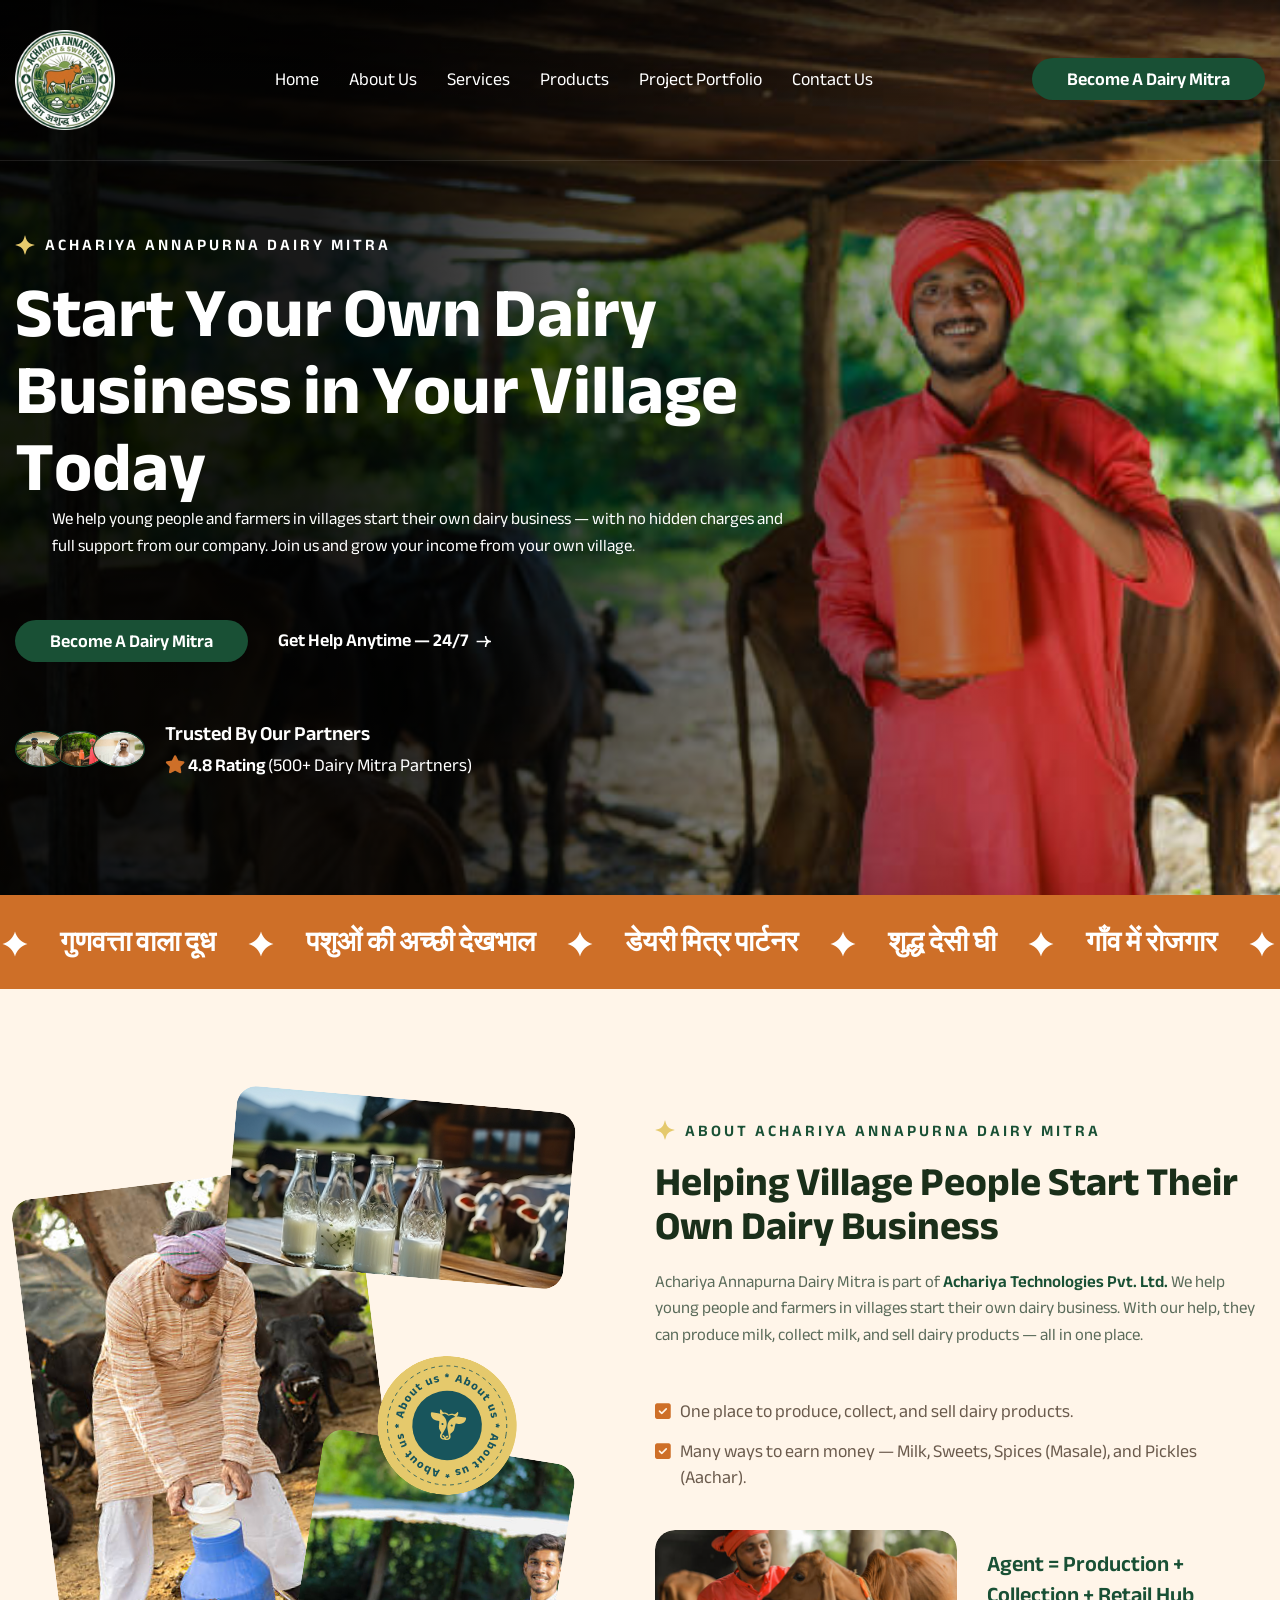
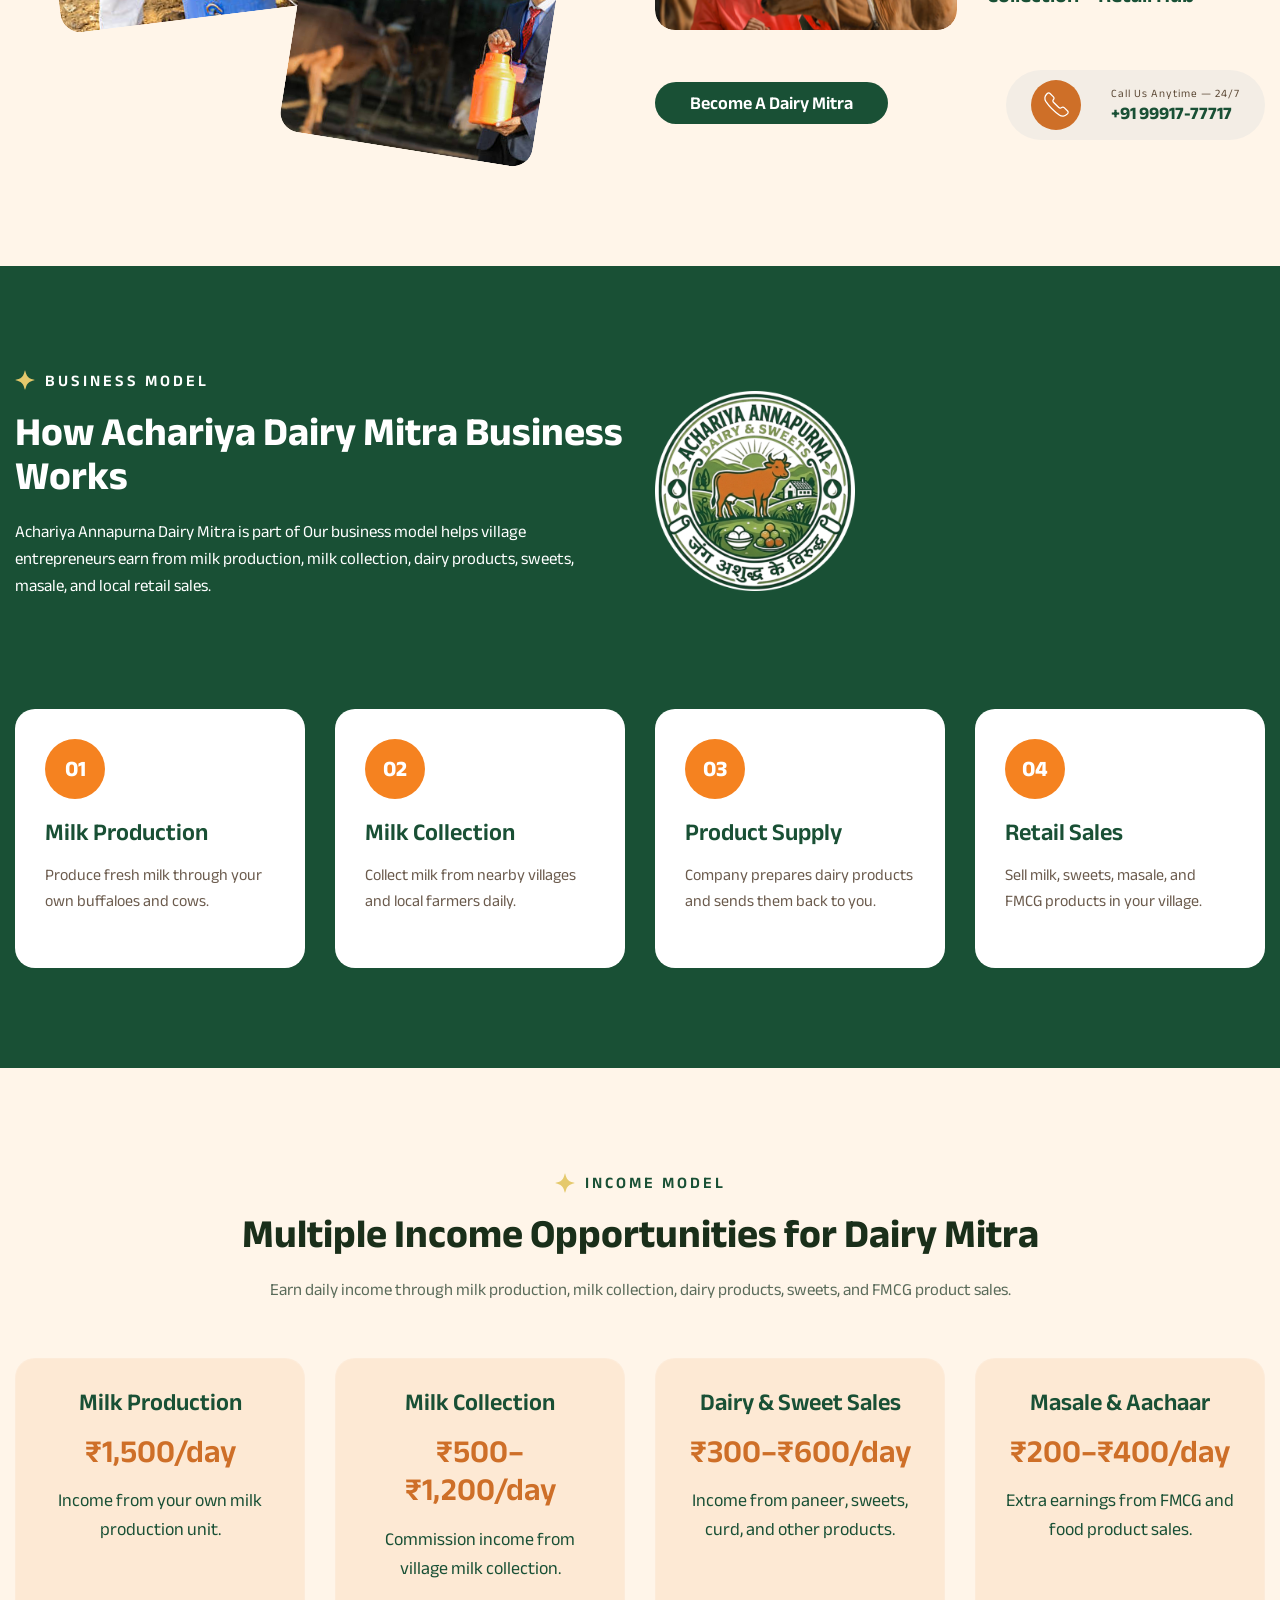
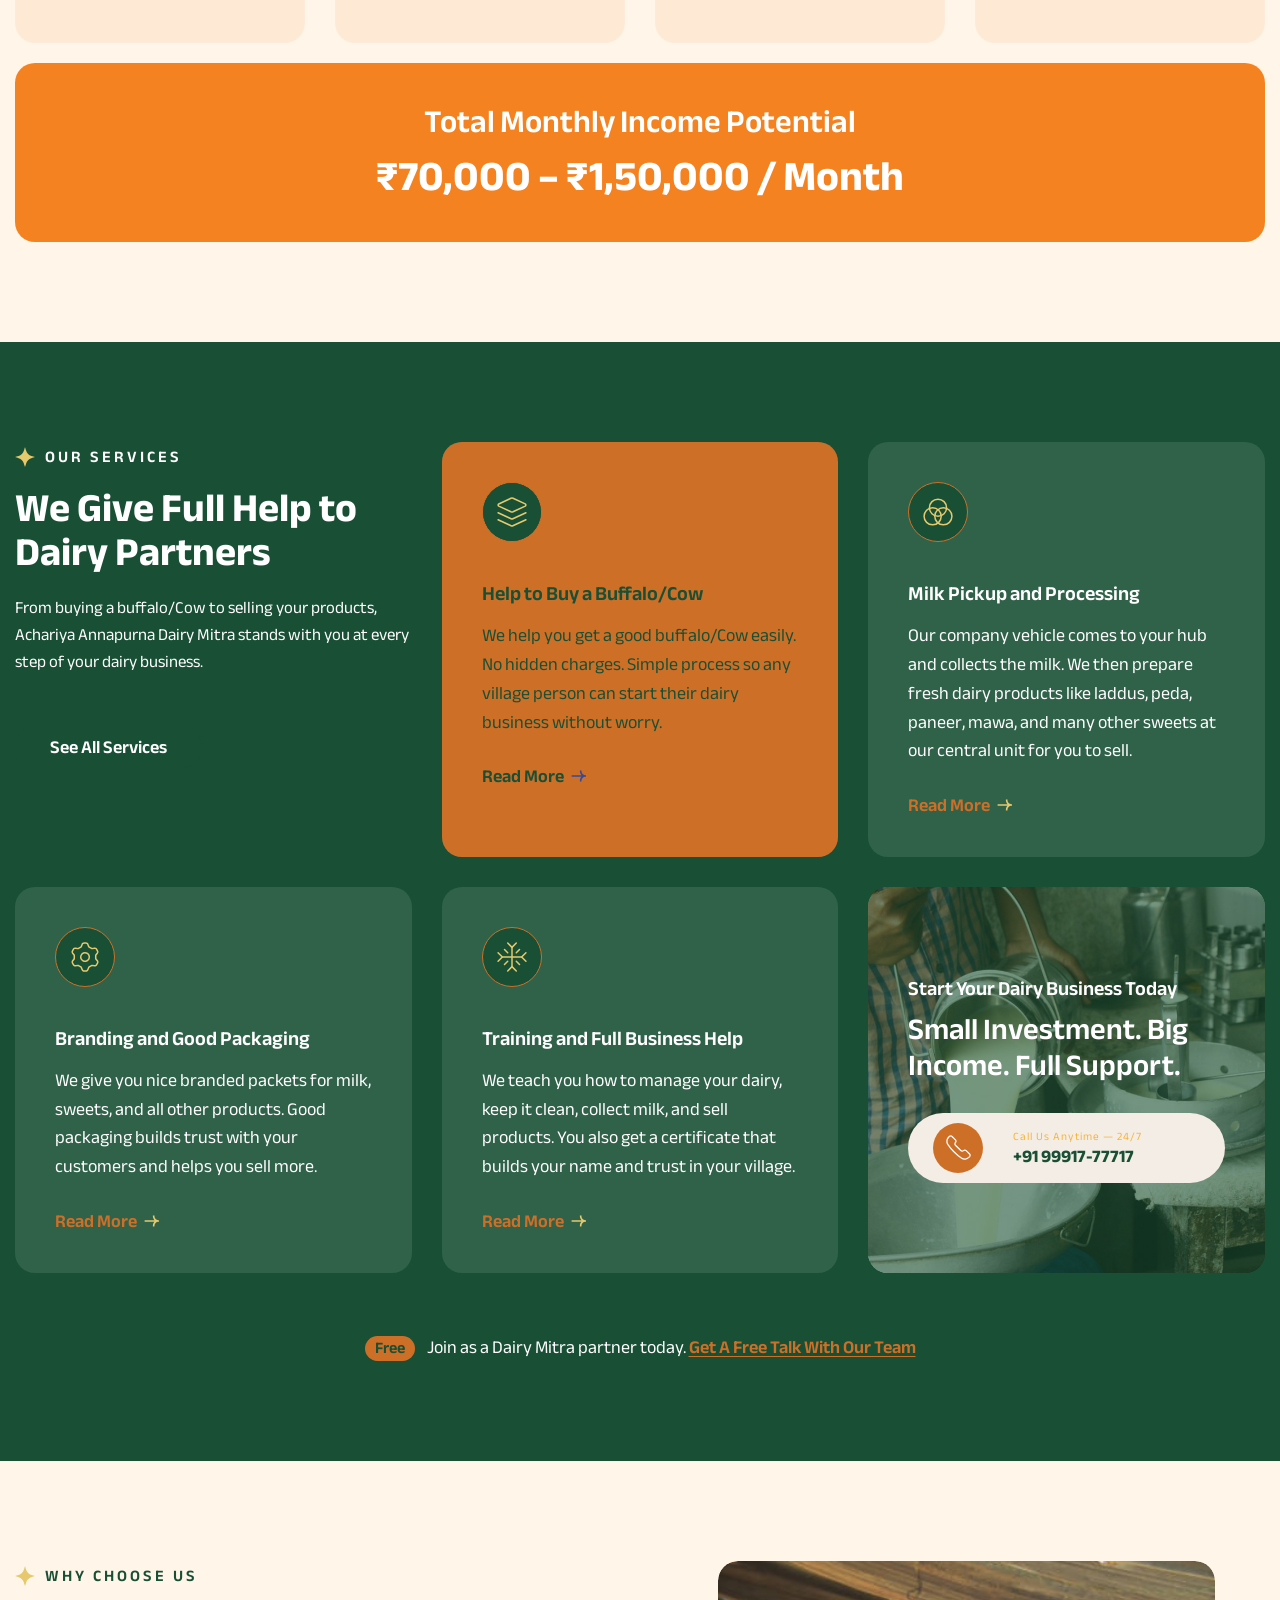
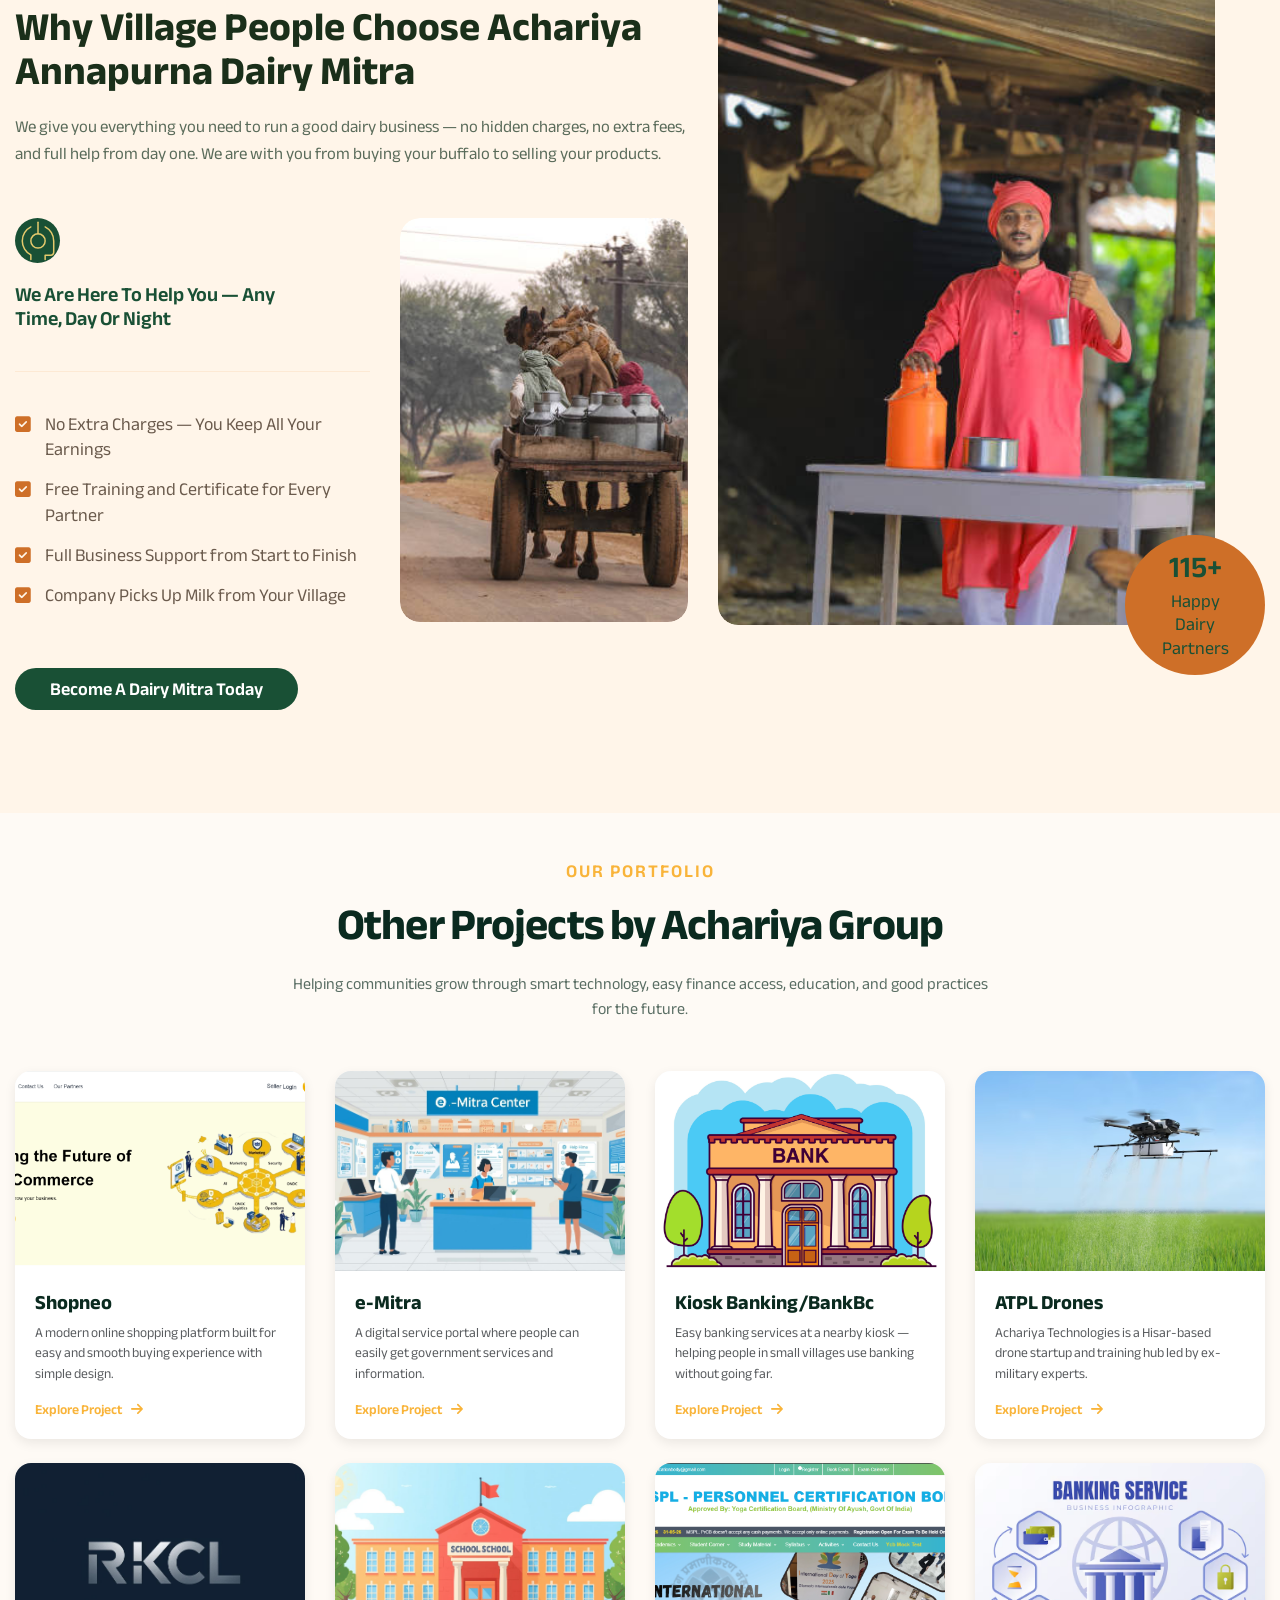
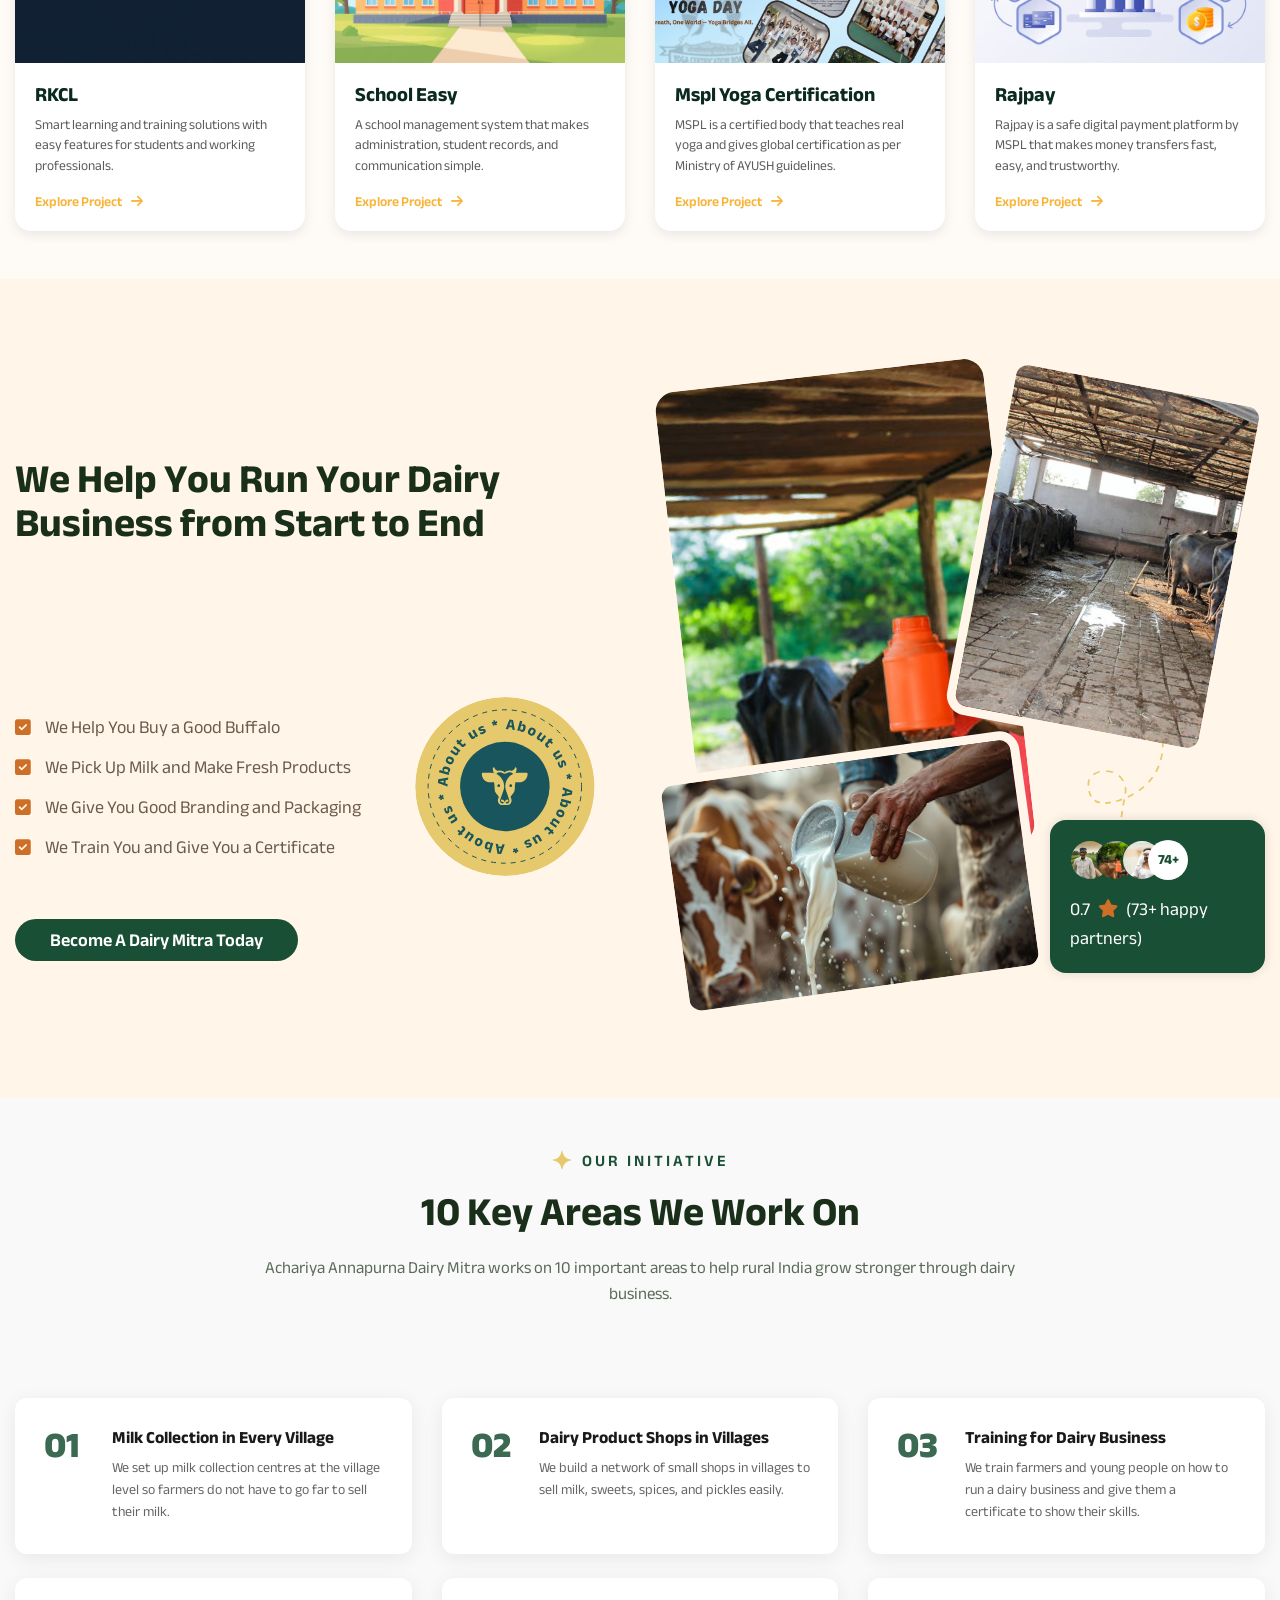
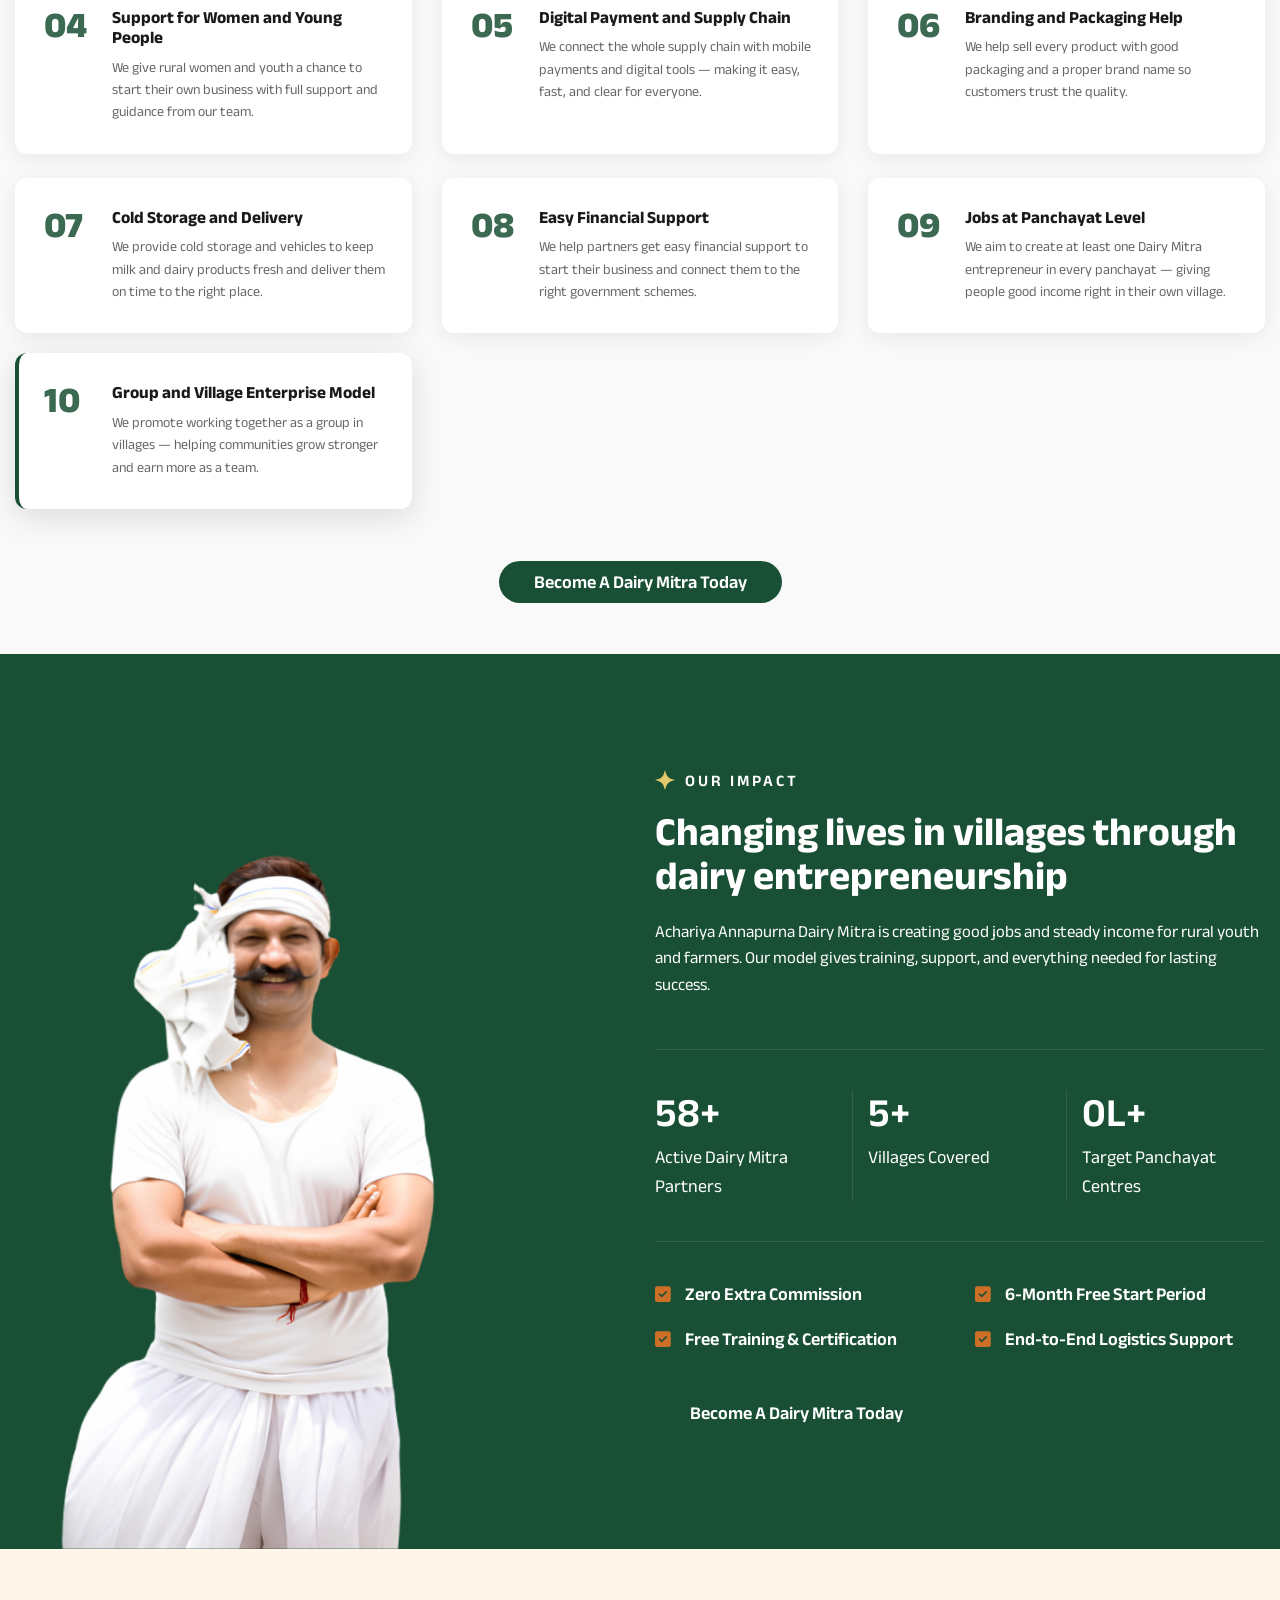
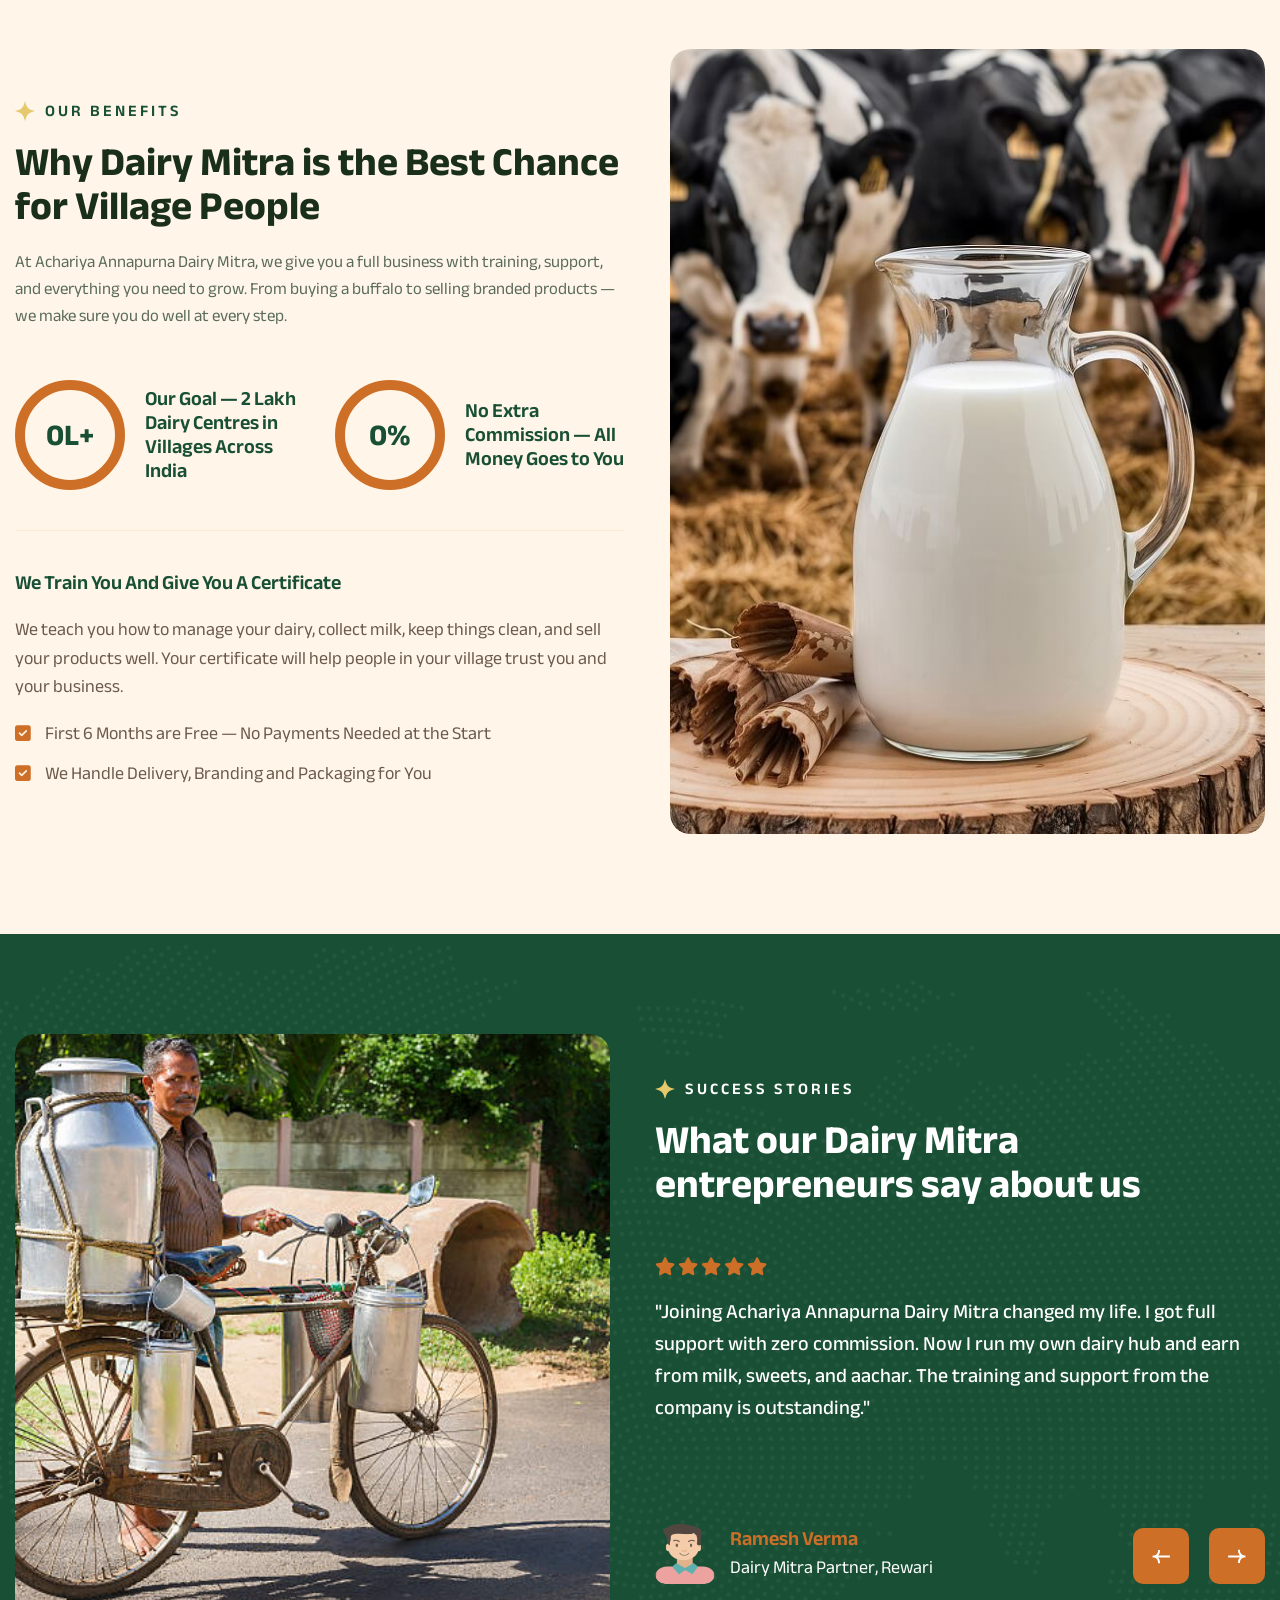
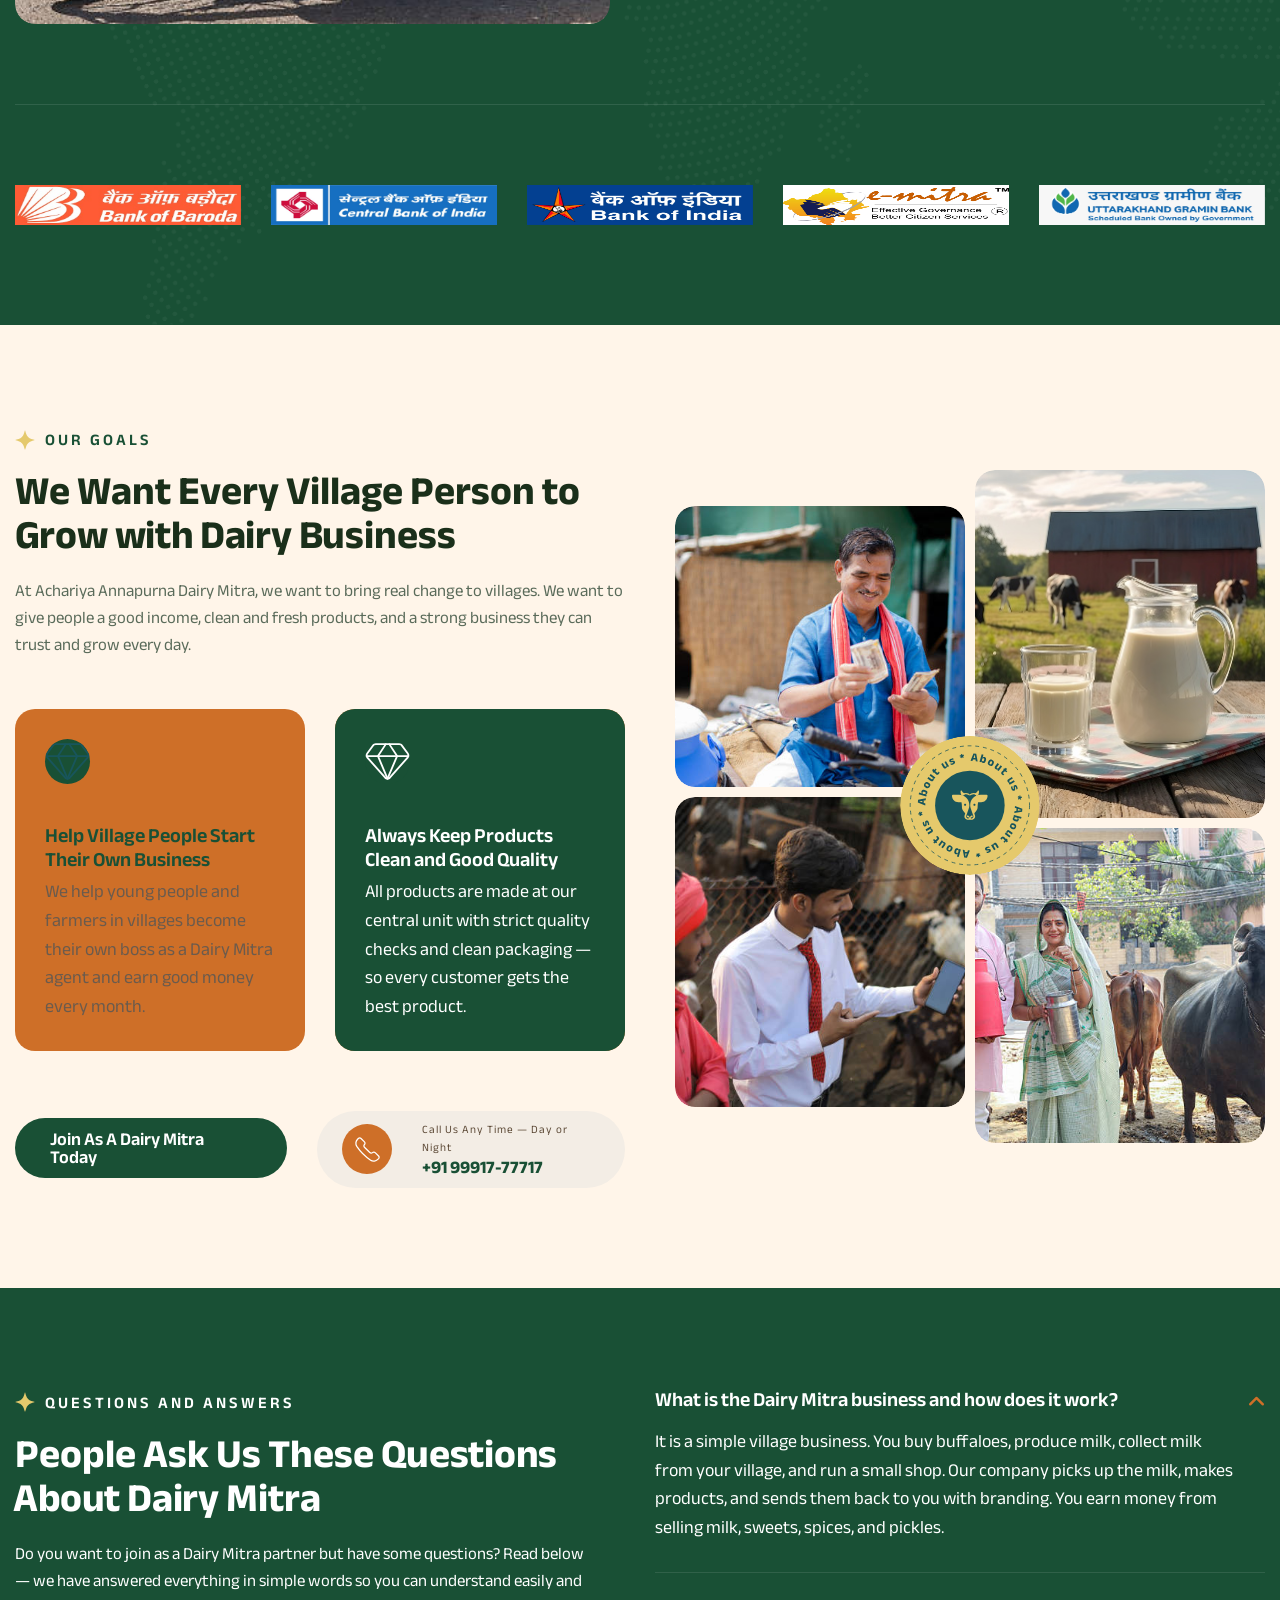
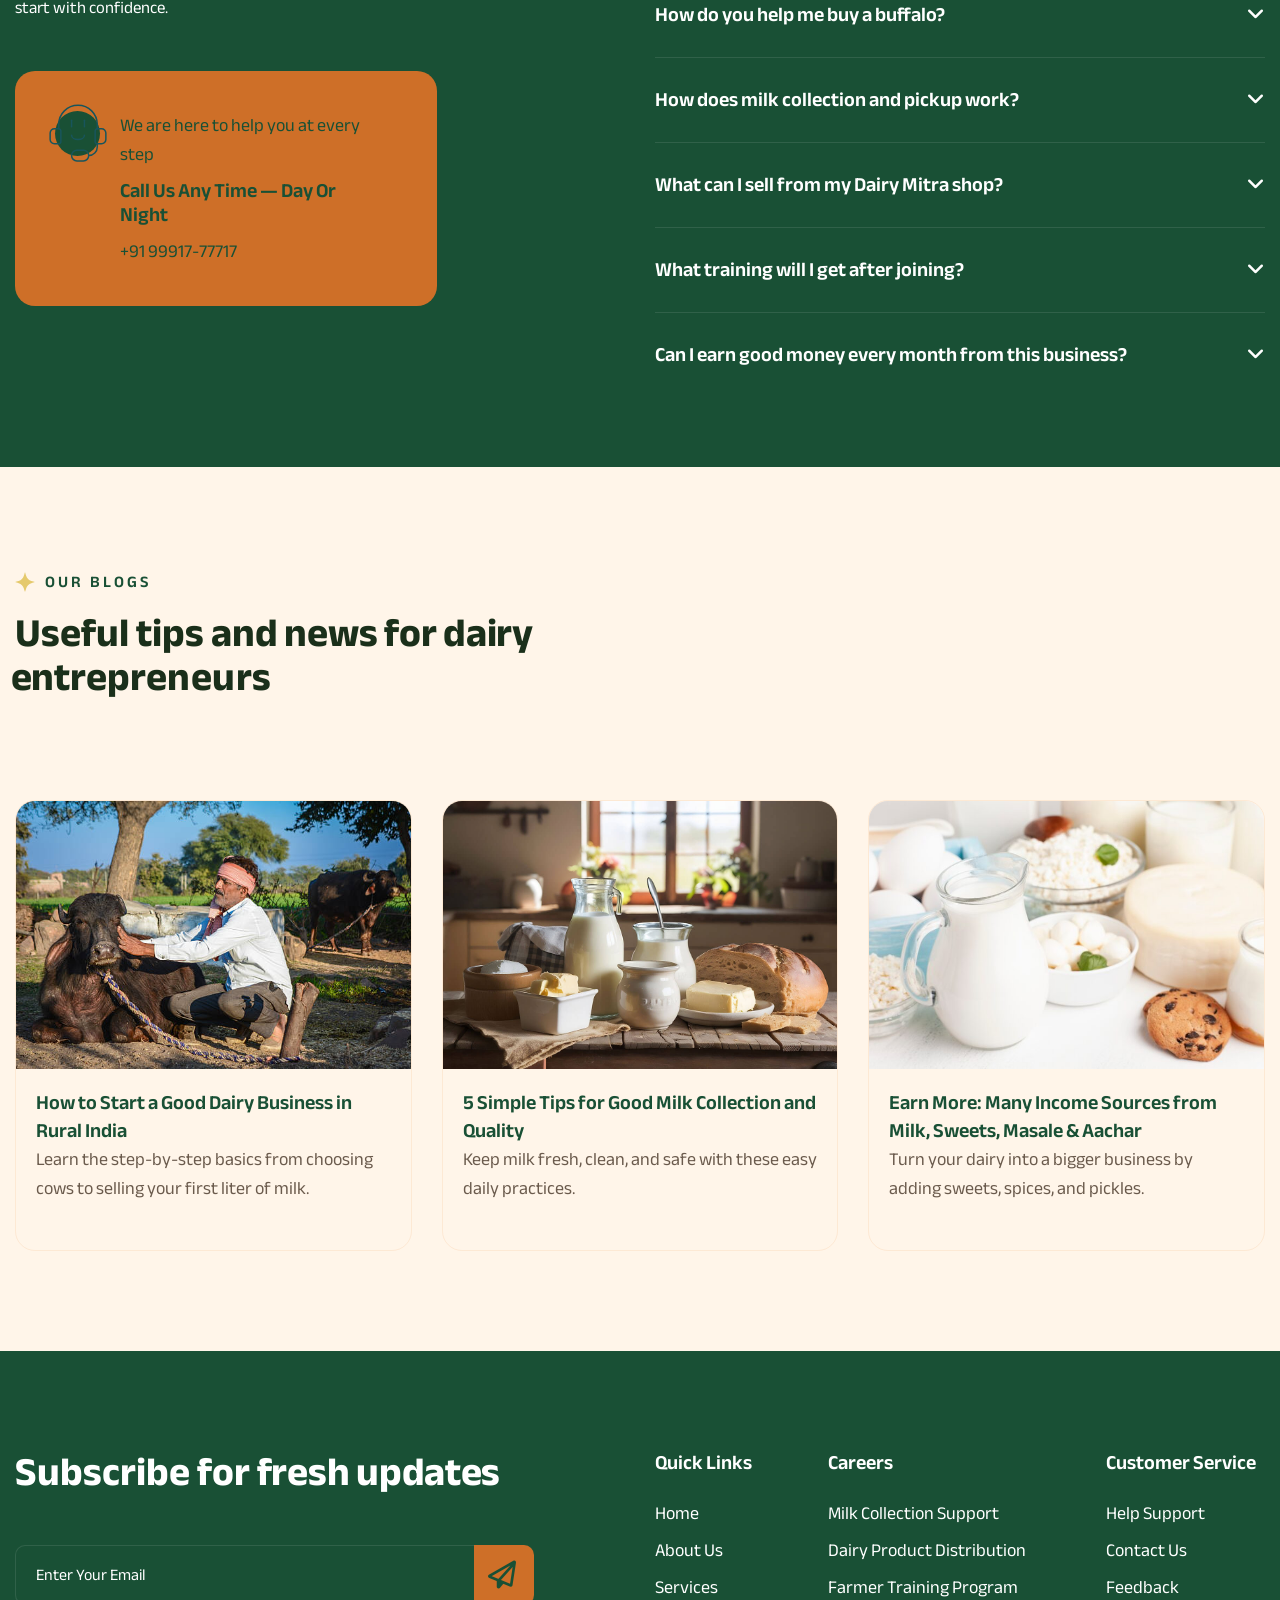
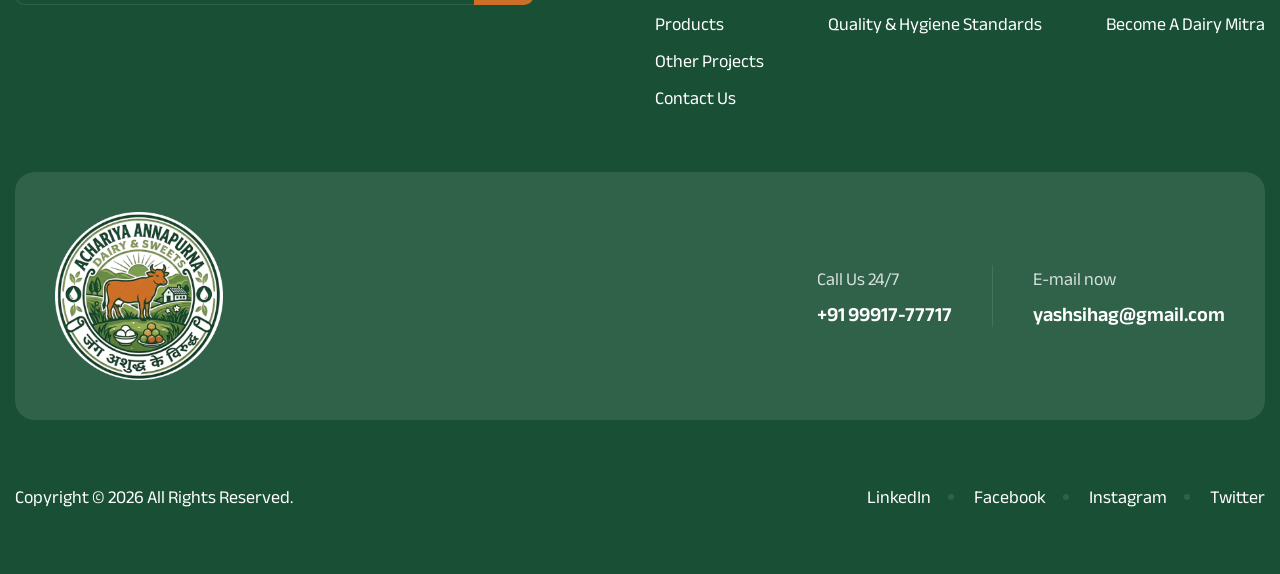
<file: index.html>
<!DOCTYPE html>
<html lang="en">

<head>
    <!-- Meta -->
    <meta charset="utf-8">
    <meta http-equiv="X-UA-Compatible" content="IE=edge">
    <meta name="viewport" content="width=device-width, initial-scale=1.0, maximum-scale=1">
    <meta name="description" content="">
    <meta name="keywords" content="">
    <meta name="author" content="Awaiken">
    <!-- Page Title -->
    <title>Achariya Dairy</title>
    <!-- Favicon Icon -->
    <link rel="shortcut icon" type="image/x-icon" href="images/logo.png">
    <!-- Google Fonts Css-->
    <link rel="preconnect" href="https://fonts.googleapis.com/">
    <link rel="preconnect" href="https://fonts.gstatic.com/" crossorigin>
    <link href="https://fonts.googleapis.com/css2?family=Anek+Bangla:wght@100..800&amp;display=swap" rel="stylesheet">
    <!-- Bootstrap Css -->
    <link href="css/bootstrap.min.css" rel="stylesheet" media="screen">
    <!-- SlickNav Css -->
    <link href="css/slicknav.min.css" rel="stylesheet">
    <!-- Swiper Css -->
    <link rel="stylesheet" href="css/swiper-bundle.min.css">
    <!-- Font Awesome Icon Css-->
    <link href="css/all.min.css" rel="stylesheet" media="screen">
    <!-- Animated Css -->
    <link href="css/animate.css" rel="stylesheet">
    <!-- Magnific Popup Core Css File -->
    <link rel="stylesheet" href="css/magnific-popup.css">
    <!-- Mouse Cursor Css File -->
    <link rel="stylesheet" href="css/mousecursor.css">
    <!-- Main Custom Css -->
    <link href="css/custom.css" rel="stylesheet" media="screen">
</head>

<body>

    <!-- Preloader Start -->
    <!-- <div class="preloader">
        <div class="loading-container">
            <div class="loading"></div>
            <div id="loading-icon"><img src="images/logo.png" alt="logo"></div>
        </div>
    </div> -->
    <!-- Preloader End -->

    <!-- Header Start -->
    <header class="main-header">
        <div class="header-sticky">
            <nav class="navbar navbar-expand-lg">
                <div class="container">
                    <!-- Logo Start -->
                    <a class="navbar-brand" href="index.html">
                        <img height="100" width="100" class="h-auto" src="images/logo.png" alt="Logo">
                    </a>
                    <!-- Logo End -->

                    <!-- Main Menu Start -->
                    <div class="collapse navbar-collapse main-menu">
                        <div class="nav-menu-wrapper">
                            <ul class="navbar-nav mr-auto" id="menu">
                                <li class="nav-item"><a class="nav-link" href="index.html">Home</a></li>
                                <li class="nav-item"><a class="nav-link" href="about.html">About Us</a>
                                <li class="nav-item"><a class="nav-link" href="services.html">Services</a></li>
                                <li class="nav-item"><a class="nav-link" href="products.html">Products</a></li>
                                <li class="nav-item"><a class="nav-link" href="projects.html">Project Portfolio</a></li>
                                <li class="nav-item"><a class="nav-link" href="contact.html">Contact Us</a></li>
                            </ul>
                        </div>

                        <!-- Header Btn Start -->
                        <div class="header-btn">
                                                       <a href="becomePartner.html" class="btn-default">Become A Dairy Mitra</a>

                        </div>
                        <!-- Header Btn End -->
                    </div>
                    <!-- Main Menu End -->
                    <div class="navbar-toggle"></div>
                </div>
            </nav>
            <div class="responsive-menu"></div>
        </div>
    </header>
    <!-- Header End -->

    <!-- Hero Section Start -->
    <div class="hero dark-section parallaxie">
        <div class="container">
            <div class="row align-items-center">
                <div class="col-lg-8 col-md-10">
                    <!-- Hero Content Start -->
                    <div class="hero-content">
                        <!-- Section Title Start -->
                        <div class="section-title">
                            <h3 class="wow fadeInUp">Achariya Annapurna Dairy Mitra</h3>
                            <h1 class="text-anime-style-3" data-cursor="-opaque">Start Your Own Dairy Business in Your
                                Village Today</h1>
                            <p class="wow fadeInUp" data-wow-delay="0.2s">We help young people and farmers in villages
                                start their own dairy business — with no hidden charges and full support
                                from our company. Join us and grow your income from your own village.</p>
                        </div>
                        <!-- Section Title End -->

                        <!-- Hero Button Start -->
                        <div class="hero-btn wow fadeInUp" data-wow-delay="0.4s">
                            <a href="becomePartner.html" class="btn-default btn-highlighted">Become a Dairy Mitra</a>
                            <a href="contact.html" class="readmore-btn">Get Help Anytime — 24/7</a>
                        </div>
                        <!-- Hero Button End -->

                        <div class="hero-content-body">
                            <!-- Satisfy Client Image Start -->
                            <div class="satisfy-client-images">
                                <div class="satisfy-client-img">
                                    <figure class="image-anime reveal">
                                        <img src="images/satisfy-client-img-1.jpg" alt="Dairy Mitra Entrepreneur">
                                    </figure>
                                </div>
                                <div class="satisfy-client-img">
                                    <figure class="image-anime reveal">
                                        <img src="images/satisfy-client-img-2.jpg" alt="Happy Farmer">
                                    </figure>
                                </div>
                                <div class="satisfy-client-img">
                                    <figure class="image-anime reveal">
                                        <img src="images/satisfy-client-img-3.jpg" alt="Milk Collection">
                                    </figure>
                                </div>
                            </div>
                            <!-- Satisfy Client Image End -->

                            <!-- Hero Counter Box Start -->
                            <div class="hero-counter-box wow fadeInUp" data-wow-delay="0.6s">
                                <h3>Trusted by Our Partners</h3>
                                <p><i class="fa-solid fa-star"></i> <span>4.8 Rating</span> (500+ Dairy Mitra Partners)
                                </p>
                            </div>
                            <!-- Hero Counter Box End -->
                        </div>
                    </div>
                    <!-- Hero Content End -->
                </div>
            </div>
        </div>
    </div>
    <!-- Hero Section End -->

    <!-- Scrolling Ticker Section Start -->
    <div class="our-scrolling-ticker">
        <!-- Scrolling Ticker Start -->
        <div class="scrolling-ticker-box">
            <div class="scrolling-content">
                <span><img src="images/icon-sparkle.svg" alt="star icon">गुणवत्ता वाला दूध</span>
                <span><img src="images/icon-sparkle.svg" alt="star icon">पशुओं की अच्छी देखभाल</span>
                <span><img src="images/icon-sparkle.svg" alt="star icon">डेयरी मित्र पार्टनर</span>
                <span><img src="images/icon-sparkle.svg" alt="star icon">शुद्ध देसी घी</span>
                <span><img src="images/icon-sparkle.svg" alt="star icon">गाँव में रोजगार</span>
                <span><img src="images/icon-sparkle.svg" alt="star icon">किसानों की मदद</span>
                <span><img src="images/icon-sparkle.svg" alt="star icon">स्वच्छ डेयरी उत्पाद</span>
                <span><img src="images/icon-sparkle.svg" alt="star icon">अपना व्यवसाय शुरू करें</span>
                <span><img src="images/icon-sparkle.svg" alt="star icon">भारतीय डेयरी परंपरा</span>
            </div>

            <div class="scrolling-content">
                <span><img src="images/icon-sparkle.svg" alt="star icon">गुणवत्ता वाला दूध</span>
                <span><img src="images/icon-sparkle.svg" alt="star icon">पशुओं की अच्छी देखभाल</span>
                <span><img src="images/icon-sparkle.svg" alt="star icon">डेयरी मित्र पार्टनर</span>
                <span><img src="images/icon-sparkle.svg" alt="star icon">शुद्ध देसी घी</span>
                <span><img src="images/icon-sparkle.svg" alt="star icon">गाँव में रोजगार</span>
                <span><img src="images/icon-sparkle.svg" alt="star icon">किसानों की मदद</span>
                <span><img src="images/icon-sparkle.svg" alt="star icon">स्वच्छ डेयरी उत्पाद</span>
                <span><img src="images/icon-sparkle.svg" alt="star icon">अपना व्यवसाय शुरू करें</span>
                <span><img src="images/icon-sparkle.svg" alt="star icon">भारतीय डेयरी परंपरा</span>
            </div>
        </div>
        <!-- Scrolling Ticker End -->
    </div>
    <!-- Scrolling Ticker Section End -->

    <!-- About Us Section Start -->
    <div class="about-us">
        <div class="container">
            <div class="row align-items-center">
                <div class="col-lg-6">
                    <!-- About Us Image Start -->
                    <div class="about-us-images">
                        <div class="about-image-1">
                            <figure class="image-anime reveal">
                                <img src="images/about-img-1.jpg" alt="Achariya Annapurna Dairy Mitra Farm">
                            </figure>
                        </div>
                        <div class="about-image-2">
                            <figure class="image-anime reveal">
                                <img src="images/about-img-2.jpg" alt="Milk Collection Hub">
                            </figure>
                        </div>
                        <div class="about-image-3">
                            <figure class="image-anime reveal">
                                <img src="images/about-img-3.jpg" alt="Dairy Products">
                            </figure>
                            <div class="about-image-circle">
                                <a href="contact.html">
                                    <img src="images/about-us-circle.svg" alt="icon">
                                </a>
                            </div>
                        </div>
                    </div>
                    <!-- About Us Image End -->
                </div>

                <div class="col-lg-6">
                    <!-- About Us Content Start -->
                    <div class="about-us-content">
                        <!-- Section Title Start -->
                        <div class="section-title">
                            <h3 class="wow fadeInUp">About Achariya Annapurna Dairy Mitra</h3>
                            <h2 class="text-anime-style-3" data-cursor="-opaque">Helping Village People Start Their Own
                                Dairy Business</h2>
                            <p class="wow fadeInUp" data-wow-delay="0.2s">Achariya Annapurna Dairy Mitra is part of
                                <a href="https://achariyagroup.in/" target="_blank">Achariya Technologies Pvt. Ltd.</a>
                                We help young people and farmers in villages start
                                their own dairy business. With our help, they can produce milk, collect milk, and
                                sell dairy products — all in one place.</p>
                        </div>
                        <!-- Section Title End -->

                        <!-- About Us List Start -->
                        <div class="about-us-list wow fadeInUp" data-wow-delay="0.4s">
                            <ul>
                                <li>One place to produce, collect, and sell dairy products.</li>
                                <li>Many ways to earn money — Milk, Sweets, Spices (Masale), and Pickles (Aachar).</li>
                            </ul>
                        </div>
                        <!-- About Us List End -->

                        <!-- About Us Body Start -->
                        <div class="about-us-body">
                            <div class="about-body-image">
                                <figure class="image-anime reveal">
                                    <img src="images/about-body-image.jpg" alt="Business Flow">
                                </figure>
                            </div>
                            <div class="about-body-content wow fadeInUp" data-wow-delay="0.6s">
                                <h3>Agent = Production + Collection + Retail Hub</h3>
                            </div>
                        </div>
                        <!-- About Us Body End -->

                        <!-- About Us Footer Start -->
                        <div class="about-us-footer wow fadeInUp" data-wow-delay="0.8s">
                            <div class="about-us-btn">
                                <a href="becomePartner.html" class="btn-default">Become A Dairy Mitra</a>
                            </div>
                            <div class="contact-now-box">
                                <div class="icon-box">
                                    <img src="images/icon-phone-white.svg" alt="Phone Icon">
                                </div>
                                <div class="contact-now-box-content">
                                    <p>Call Us Anytime — 24/7</p>
                                    <h3><a href="tel:+919991777717">+91 99917-77717</a></h3>
                                </div>
                            </div>
                        </div>
                        <!-- About Us Footer End -->
                    </div>
                    <!-- About Us Content End -->
                </div>
            </div>
        </div>
    </div>
    <!-- About Us Section End -->
     <!-- Business Model Section Start -->
<div class="business-model-section dark-section">
    <div class="container">
        <div class="row section-row align-items-center">
            <div class="col-lg-6">
                <!-- <div class="section-title">
                    <h3 class="wow fadeInUp">business model</h3>
                    <h2 class="text-anime-style-3" data-cursor="-opaque">
                        How Achariya Dairy Mitra Business Works
                    </h2>
                    <p class="wow fadeInUp" data-wow-delay="0.2s">
                        Our business model helps village entrepreneurs earn from milk production,
                        milk collection, dairy products, sweets, masale, and local retail sales.
                    </p>
                </div> -->
                   <div class="section-title">
                            <h3 class="wow fadeInUp">business model</h3>
                            <h2 class="text-anime-style-3" data-cursor="-opaque"> How Achariya Dairy Mitra Business Works</h2>
                            <p class="wow fadeInUp" data-wow-delay="0.2s">Achariya Annapurna Dairy Mitra is part of
                                 Our business model helps village entrepreneurs earn from milk production,
                        milk collection, dairy products, sweets, masale, and local retail sales.
                            </p>
                        </div>
            </div>

            <div class="col-lg-6">
                <div class="mt-3">
                    <figure >
                        <img height="200px" width="200px" src="images/logo.png" alt="logo">
                    </figure>
                </div>
            </div>
        </div>

        <div class="row">

            <div class="col-lg-3 col-md-6">
                <div class="business-model-item wow fadeInUp">
                    <div class="business-step">01</div>
                    <h3>Milk Production</h3>
                    <p>Produce fresh milk through your own buffaloes and cows.</p>
                </div>
            </div>

            <div class="col-lg-3 col-md-6">
                <div class="business-model-item wow fadeInUp" data-wow-delay="0.2s">
                    <div class="business-step">02</div>
                    <h3>Milk Collection</h3>
                    <p>Collect milk from nearby villages and local farmers daily.</p>
                </div>
            </div>

            <div class="col-lg-3 col-md-6">
                <div class="business-model-item wow fadeInUp" data-wow-delay="0.4s">
                    <div class="business-step">03</div>
                    <h3>Product Supply</h3>
                    <p>Company prepares dairy products and sends them back to you.</p>
                </div>
            </div>

            <div class="col-lg-3 col-md-6">
                <div class="business-model-item wow fadeInUp" data-wow-delay="0.6s">
                    <div class="business-step">04</div>
                    <h3>Retail Sales</h3>
                    <p>Sell milk, sweets, masale, and FMCG products in your village.</p>
                </div>
            </div>

        </div>
    </div>
</div>
<!-- Business Model Section End -->



<!-- Income Model Section Start -->
<div class="income-model-section">
    <div class="container">

        <div class="row">
            <div class="col-lg-12">
                <div class="section-title text-center mb-0 mb-sm-4">
                    <h3 class="wow fadeInUp">income model</h3>
                    <h2 class="text-anime-style-3" data-cursor="-opaque">
                        Multiple Income Opportunities for Dairy Mitra
                    </h2>
                    <p class="wow fadeInUp" data-wow-delay="0.2s">
                        Earn daily income through milk production, milk collection,
                        dairy products, sweets, and FMCG product sales.
                    </p>
                </div>
            </div>
        </div>

        <div class="row">

            <div class="col-lg-3 mt-4 mt-lg-0 col-md-6">
                <div class="income-model-box wow fadeInUp">
                    <h3>Milk Production</h3>
                    <h2>₹1,500/day</h2>
                    <p>Income from your own milk production unit.</p>
                </div>
            </div>

            <div class="col-lg-3 mt-4 mt-lg-0 col-md-6">
                <div class="income-model-box wow fadeInUp" data-wow-delay="0.2s">
                    <h3>Milk Collection</h3>
                    <h2>₹500–₹1,200/day</h2>
                    <p>Commission income from village milk collection.</p>
                </div>
            </div>

            <div class="col-lg-3 mt-4 mt-lg-0 col-md-6">
                <div class="income-model-box wow fadeInUp" data-wow-delay="0.4s">
                    <h3>Dairy & Sweet Sales</h3>
                    <h2>₹300–₹600/day</h2>
                    <p>Income from paneer, sweets, curd, and other products.</p>
                </div>
            </div>

            <div class="col-lg-3 mt-4 mt-lg-0 col-md-6">
                <div class="income-model-box wow fadeInUp" data-wow-delay="0.6s">
                    <h3>Masale & Aachaar</h3>
                    <h2>₹200–₹400/day</h2>
                    <p>Extra earnings from FMCG and food product sales.</p>
                </div>
            </div>

        </div>

        <div class="row">
            <div class="col-lg-12">
                <div class="total-income-box wow fadeInUp" data-wow-delay="0.8s">
                    <h2>Total Monthly Income Potential</h2>
                    <h3>₹70,000 – ₹1,50,000 / Month</h3>
                </div>
            </div>
        </div>

    </div>
</div>
<!-- Income Model Section End -->

    <!-- Our Services Section Start -->
    <div class="our-services dark-section">
        <div class="container">
            <div class="row services-list">

                <div class="col-lg-4 col-md-6">
                    <div class="our-service-content">
                        <!-- Section Title Start -->
                        <div class="section-title">
                            <h3 class="wow fadeInUp">our services</h3>
                            <h2 class="text-anime-style-3" data-cursor="-opaque">We Give Full Help to Dairy Partners
                            </h2>
                            <p class="wow fadeInUp" data-wow-delay="0.2s">From buying a buffalo/Cow to selling your
                                products,
                                Achariya Annapurna Dairy Mitra stands with you at every step of your dairy business.</p>
                        </div>
                        <!-- Section Title End -->

                        <!-- Our Service Button Start -->
                        <div class="our-service-button wow fadeInUp" data-wow-delay="0.4s">
                            <a href="services.html" class="btn-default btn-highlighted">See All Services</a>
                        </div>
                        <!-- Our Service Button End -->
                    </div>
                </div>

                <div class="col-lg-4 col-md-6">
                    <!-- Service Item Start -->
                    <div class="service-item active wow fadeInUp">
                        <div class="icon-box">
                            <img src="images/icon-service-1.svg" alt="Help to Buy a Buffalo/Cow Icon">
                        </div>
                        <div class="service-item-content">
                            <h3><a href="service-single.html">Help to Buy a Buffalo/Cow</a></h3>
                            <p>We help you get a good buffalo/Cow easily. No hidden charges. Simple process so any
                                village person can start their dairy business without worry.</p>
                        </div>
                        <div class="service-readmore-btn">
                            <a href="service-single.html" class="readmore-btn">read more</a>
                        </div>
                    </div>
                    <!-- Service Item End -->
                </div>

                <div class="col-lg-4 col-md-6">
                    <!-- Service Item Start -->
                    <div class="service-item wow fadeInUp" data-wow-delay="0.2s">
                        <div class="icon-box">
                            <img src="images/icon-service-2.svg" alt="Milk Pickup and Processing Icon">
                        </div>
                        <div class="service-item-content">
                            <h3><a href="service-single.html">Milk Pickup and Processing</a></h3>
                            <p>Our company vehicle comes to your hub and collects the milk. We then prepare fresh dairy products like laddus, peda, paneer, mawa, and many other sweets at our central unit for you to sell.</p>
                        </div>
                        <div class="service-readmore-btn">
                            <a href="service-single.html" class="readmore-btn">read more</a>
                        </div>
                    </div>
                    <!-- Service Item End -->
                </div>

                <div class="col-lg-4 col-md-6">
                    <!-- Service Item Start -->
                    <div class="service-item wow fadeInUp" data-wow-delay="0.4s">
                        <div class="icon-box">
                            <img src="images/icon-service-3.svg" alt="Branding and Good Packaging Icon">
                        </div>
                        <div class="service-item-content">
                            <h3><a href="service-single.html">Branding and Good Packaging</a></h3>
                            <p>We give you nice branded packets for milk, sweets, and all other products.
                                Good packaging builds trust with your customers and helps you sell more.</p>
                        </div>
                        <div class="service-readmore-btn">
                            <a href="service-single.html" class="readmore-btn">read more</a>
                        </div>
                    </div>
                    <!-- Service Item End -->
                </div>

                <div class="col-lg-4 col-md-6">
                    <!-- Service Item Start -->
                    <div class="service-item wow fadeInUp" data-wow-delay="0.6s">
                        <div class="icon-box">
                            <img src="images/icon-service-4.svg" alt="Training and Full Business Help Icon">
                        </div>
                        <div class="service-item-content">
                            <h3><a href="service-single.html">Training and Full Business Help</a></h3>
                            <p>We teach you how to manage your dairy, keep it clean, collect milk, and sell products.
                                You also get a certificate that builds your name and trust in your village.</p>
                        </div>
                        <div class="service-readmore-btn">
                            <a href="service-single.html" class="readmore-btn">read more</a>
                        </div>
                    </div>
                    <!-- Service Item End -->
                </div>

                <div class="col-lg-4 col-md-6">
                    <div class="service-cta-box wow fadeInUp" data-wow-delay="0.8s">
                        <!-- Service Content Info Start -->
                        <div class="service-cta-box-info">
                            <h3>Start Your Dairy Business Today</h3>
                            <h2>Small Investment. Big Income. Full Support.</h2>
                        </div>
                        <!-- Service Content Info End -->

                        <!-- Contact Now Box Start -->
                        <div class="contact-now-box">
                            <div class="icon-box">
                                <img src="images/icon-phone-white.svg" alt="Phone Icon">
                            </div>
                            <div class="contact-now-box-content">
                                <p class="text-primary">Call Us Anytime — 24/7</p>
                                <h3><a href="tel:+919991777717">+91 99917-77717</a></h3>
                            </div>
                        </div>
                        <!-- Contact Now Box End -->
                    </div>
                </div>

                <div class="col-lg-12">
                    <!-- Section Footer Text Start -->
                    <div class="section-footer-text wow fadeInUp" data-wow-delay="1s">
                        <p><span>free</span>Join as a Dairy Mitra partner today. <a href="contact.html">Get a free talk
                                with our team</a></p>
                    </div>
                    <!-- Section Footer Text End -->
                </div>

            </div>
        </div>
    </div>
    <!-- Our Services Section End -->

    <!-- Why Choose Us Section Start -->
    <div class="why-choose-us">
        <div class="container">
            <div class="row align-items-center">
                <div class="col-lg-12">
                    <div class="why-choose-box">
                        <!-- Why Choose Content Start -->
                        <div class="why-choose-content">
                            <!-- Section Title Start -->
                            <div class="section-title">
                                <h3 class="wow fadeInUp">why choose us</h3>
                                <h2 class="text-anime-style-3" data-cursor="-opaque">Why Village People Choose Achariya
                                    Annapurna Dairy Mitra</h2>
                                <p class="wow fadeInUp" data-wow-delay="0.2s">We give you everything you need to run a
                                    good dairy business — no hidden charges, no extra fees, and full help
                                    from day one. We are with you from buying your buffalo to selling your products.</p>
                            </div>
                            <!-- Section Title End -->

                            <!-- Why Choose Body Start -->
                            <div class="why-choose-body">
                                <!-- Why Choose Content Box Start -->
                                <div class="why-choose-content-box">
                                    <!-- Why Choose Item Start -->
                                    <div class="why-choose-item wow fadeInUp" data-wow-delay="0.4s">
                                        <div class="icon-box">
                                            <img src="images/icon-why-choose-body.svg" alt="Help You Any Time Icon">
                                        </div>
                                        <div class="why-choose-item-content">
                                            <h3>We Are Here to Help You — Any Time, Day or Night</h3>
                                        </div>
                                    </div>
                                    <!-- Why Choose Item End -->

                                    <!-- Why Choose List Start -->
                                    <div class="why-choose-list wow fadeInUp" data-wow-delay="0.6s">
                                        <ul>
                                            <li>No Extra Charges — You Keep All Your Earnings</li>
                                            <li>Free Training and Certificate for Every Partner</li>
                                            <li>Full Business Support from Start to Finish</li>
                                            <li>Company Picks Up Milk from Your Village</li>
                                        </ul>
                                    </div>
                                    <!-- Why Choose List End -->

                                    <!-- Why Choose Button Start -->
                                    <div class="why-choose-btn wow fadeInUp" data-wow-delay="0.8s">
                                        <a href="becomePartner.html" class="btn-default">Become a Dairy Mitra Today</a>
                                    </div>
                                    <!-- Why Choose Button End -->
                                </div>
                                <!-- Why Choose Content Box End -->

                                <!-- Why Choose Body Image Start -->
                                <div class="why-choose-body-img">
                                    <figure class="image-anime reveal">
                                        <img src="images/why-choose-body-img.jpg" alt="Dairy Mitra Agent with Products">
                                    </figure>
                                </div>
                                <!-- Why Choose Body Image End -->
                            </div>
                            <!-- Why Choose Body End -->
                        </div>
                        <!-- Why Choose Content End -->

                        <!-- Why Choose Image Start -->
                        <div class="why-choose-image">
                            <div class="why-choose-img">
                                <figure class="image-anime reveal">
                                    <img src="images/why-choose-us-img.jpg" alt="Happy Dairy Entrepreneur">
                                </figure>
                            </div>
                            <!-- Company Experience Box Start -->
                            <div class="company-experience-box">
                                <h3><span class="counter">500</span>+</h3>
                                <p>Happy Dairy Partners</p>
                            </div>
                            <!-- Company Experience Box End -->
                        </div>
                        <!-- Why Choose Image End -->

                    </div>
                </div>
            </div>
        </div>
    </div>
    <!-- Why Choose Us Section End -->

    <!-- Other Projects Section Start -->
    <div class="other-projects-section bg-light py-5">
        <div class="container">
            <!-- Section Header -->
            <div class="section-header text-center mb-5">
                <h3 class="section-subtitle wow fadeInUp">our portfolio</h3>
                <h2 class="section-title-text wow fadeInUp" data-wow-delay="0.1s">Other Projects by Achariya Group</h2>
                <p class="section-description mx-auto wow fadeInUp" data-wow-delay="0.2s">Helping communities grow
                    through
                    smart technology, easy finance access, education, and good practices for the future.</p>
            </div>

            <!-- Projects Grid -->
            <div class="row g-4">
                <!-- Project 1 - Shopneo -->
                <div class="col-lg-3 col-md-6 col-sm-12 wow fadeInUp" data-wow-delay="0.1s">
                    <div class="project-card h-100">
                        <a href="https://achariyagroup.in/shopneo" class="text-decoration-none">
                            <div class="card border-0 shadow-sm h-100">
                                <div class="project-image-wrapper overflow-hidden">
                                    <img src="./images/projects/shopneo.png" alt="Shopneo"
                                        class="card-img-top project-img">
                                </div>
                                <div class="card-body">
                                    <h3 class="project-title h5 mb-2">Shopneo</h3>
                                    <p class="project-description text-muted small">A modern online shopping platform
                                        built for easy and smooth buying experience with simple design.</p>
                                    <span class="project-readmore text-primary fw-semibold">Explore Project <i
                                            class="fas fa-arrow-right ms-1"></i></span>
                                </div>
                            </div>
                        </a>
                    </div>
                </div>

                <!-- Project 2 - e-Mitra -->
                <div class="col-lg-3 col-md-6 col-sm-12 wow fadeInUp" data-wow-delay="0.15s">
                    <div class="project-card h-100">
                        <a href="https://achariyagroup.in/e-mitra" class="text-decoration-none">
                            <div class="card border-0 shadow-sm h-100">
                                <div class="project-image-wrapper overflow-hidden">
                                    <img src="./images/projects/e-Mitra.jpg" alt="e-Mitra"
                                        class="card-img-top project-img">
                                </div>
                                <div class="card-body">
                                    <h3 class="project-title h5 mb-2">e-Mitra</h3>
                                    <p class="project-description text-muted small">A digital service portal where
                                        people
                                        can easily get government services and information.</p>
                                    <span class="project-readmore text-primary fw-semibold">Explore Project <i
                                            class="fas fa-arrow-right ms-1"></i></span>
                                </div>
                            </div>
                        </a>
                    </div>
                </div>

                <!-- Project 3 - Kiosk Banking/BankBc -->
                <div class="col-lg-3 col-md-6 col-sm-12 wow fadeInUp" data-wow-delay="0.2s">
                    <div class="project-card h-100">
                        <a href="https://achariyagroup.in/kiosk-banking" class="text-decoration-none">
                            <div class="card border-0 shadow-sm h-100">
                                <div class="project-image-wrapper overflow-hidden">
                                    <img src="./images/projects/kisok-bank.jpg" alt="Kiosk Banking"
                                        class="card-img-top project-img">
                                </div>
                                <div class="card-body">
                                    <h3 class="project-title h5 mb-2">Kiosk Banking/BankBc</h3>
                                    <p class="project-description text-muted small">Easy banking services at a nearby
                                        kiosk
                                        — helping people in small villages use banking without going far.</p>
                                    <span class="project-readmore text-primary fw-semibold">Explore Project <i
                                            class="fas fa-arrow-right ms-1"></i></span>
                                </div>
                            </div>
                        </a>
                    </div>
                </div>

                <!-- Project 4 - ATPL Drones -->
                <div class="col-lg-3 col-md-6 col-sm-12 wow fadeInUp" data-wow-delay="0.25s">
                    <div class="project-card h-100">
                        <a href="https://achariyagroup.in/achariya-drones" class="text-decoration-none">
                            <div class="card border-0 shadow-sm h-100">
                                <div class="project-image-wrapper overflow-hidden">
                                    <img src="./images/projects/drone-2.jpg" alt="ATPL Drones"
                                        class="card-img-top project-img">
                                </div>
                                <div class="card-body">
                                    <h3 class="project-title h5 mb-2">ATPL Drones</h3>
                                    <p class="project-description text-muted small">Achariya Technologies is a
                                        Hisar-based drone startup and training hub led by ex-military experts.</p>
                                    <span class="project-readmore text-primary fw-semibold">Explore Project <i
                                            class="fas fa-arrow-right ms-1"></i></span>
                                </div>
                            </div>
                        </a>
                    </div>
                </div>

                <!-- Project 5 - RKCL -->
                <div class="col-lg-3 col-md-6 col-sm-12 wow fadeInUp" data-wow-delay="0.3s">
                    <div class="project-card h-100">
                        <a href="https://achariyagroup.in/rkcl" class="text-decoration-none">
                            <div class="card border-0 shadow-sm h-100">
                                <div class="project-image-wrapper overflow-hidden">
                                    <img src="./images/projects/RKCL.jpg" alt="RKCL" class="card-img-top project-img">
                                </div>
                                <div class="card-body">
                                    <h3 class="project-title h5 mb-2">RKCL</h3>
                                    <p class="project-description text-muted small">Smart learning and training
                                        solutions with easy features for students and working professionals.</p>
                                    <span class="project-readmore text-primary fw-semibold">Explore Project <i
                                            class="fas fa-arrow-right ms-1"></i></span>
                                </div>
                            </div>
                        </a>
                    </div>
                </div>

                <!-- Project 6 - School Easy -->
                <div class="col-lg-3 col-md-6 col-sm-12 wow fadeInUp" data-wow-delay="0.35s">
                    <div class="project-card h-100">
                        <a href="https://achariyagroup.in/school-easy" class="text-decoration-none">
                            <div class="card border-0 shadow-sm h-100">
                                <div class="project-image-wrapper overflow-hidden">
                                    <img src="./images/projects/School-Easy.jpg" alt="School Easy"
                                        class="card-img-top project-img">
                                </div>
                                <div class="card-body">
                                    <h3 class="project-title h5 mb-2">School Easy</h3>
                                    <p class="project-description text-muted small">A school management system that
                                        makes administration, student records, and communication simple.</p>
                                    <span class="project-readmore text-primary fw-semibold">Explore Project <i
                                            class="fas fa-arrow-right ms-1"></i></span>
                                </div>
                            </div>
                        </a>
                    </div>
                </div>

                <!-- Project 7 - Mspl Yoga Certification -->
                <div class="col-lg-3 col-md-6 col-sm-12 wow fadeInUp" data-wow-delay="0.4s">
                    <div class="project-card h-100">
                        <a href="https://achariyagroup.in/yoga-certification" class="text-decoration-none">
                            <div class="card border-0 shadow-sm h-100">
                                <div class="project-image-wrapper overflow-hidden">
                                    <img src="./images/projects/yoga.png" alt="Mspl Yoga Certification"
                                        class="card-img-top project-img">
                                </div>
                                <div class="card-body">
                                    <h3 class="project-title h5 mb-2">Mspl Yoga Certification</h3>
                                    <p class="project-description text-muted small">MSPL is a certified body that
                                        teaches
                                        real yoga and gives global certification as per Ministry of AYUSH guidelines.
                                    </p>
                                    <span class="project-readmore text-primary fw-semibold">Explore Project <i
                                            class="fas fa-arrow-right ms-1"></i></span>
                                </div>
                            </div>
                        </a>
                    </div>
                </div>

                <!-- Project 8 - Rajpay -->
                <div class="col-lg-3 col-md-6 col-sm-12 wow fadeInUp" data-wow-delay="0.45s">
                    <div class="project-card h-100">
                        <a href="https://achariyagroup.in/rajpay" class="text-decoration-none">
                            <div class="card border-0 shadow-sm h-100">
                                <div class="project-image-wrapper overflow-hidden">
                                    <img src="./images/projects/rajpay.jpg" alt="Rajpay"
                                        class="card-img-top project-img">
                                </div>
                                <div class="card-body">
                                    <h3 class="project-title h5 mb-2">Rajpay</h3>
                                    <p class="project-description text-muted small">Rajpay is a safe digital payment
                                        platform by MSPL that makes money transfers fast, easy, and trustworthy.</p>
                                    <span class="project-readmore text-primary fw-semibold">Explore Project <i
                                            class="fas fa-arrow-right ms-1"></i></span>
                                </div>
                            </div>
                        </a>
                    </div>
                </div>
            </div>
        </div>
    </div>
    <!-- Other Projects Section End -->

    <!-- What We Do Section Start -->
    <div class="what-we-do">
        <div class="container">
            <div class="row align-items-center">
                <div class="col-lg-6">
                    <!-- What We Do Content Start -->
                    <div class="what-we-do-content">
                        <!-- Section Title Start -->
                        <div class="section-title">
                            <h3 class="wow fadeInUp">What we do</h3>
                            <h2 class="text-anime-style-3" data-cursor="-opaque">We Help You Run Your Dairy Business
                                from Start to End</h2>
                            <p class="wow fadeInUp" data-wow-delay="0.2s">We take care of everything — buying your
                                buffalo,
                                collecting milk, making products, and selling them. You do not need to worry
                                about anything. We are with you at every step of your dairy business.</p>
                        </div>
                        <!-- Section Title End -->

                        <!-- What We Do Body Start -->
                        <div class="what-we-do-body">
                            <div class="what-we-do-list wow fadeInUp" data-wow-delay="0.4s">
                                <ul>
                                    <li>We Help You Buy a Good Buffalo</li>
                                    <li>We Pick Up Milk and Make Fresh Products</li>
                                    <li>We Give You Good Branding and Packaging</li>
                                    <li>We Train You and Give You a Certificate</li>
                                </ul>
                            </div>

                            <div class="about-image-circle">
                                <a href="about.html">
                                    <img src="images/about-us-circle.svg" alt="About Us Icon">
                                </a>
                            </div>
                        </div>
                        <!-- What We Do Body End -->

                        <div class="what-we-do-btn wow fadeInUp" data-wow-delay="0.6s">
                            <a href="becomePartner.html" class="btn-default">Become A Dairy Mitra Today</a>
                        </div>
                    </div>
                    <!-- What We Do Content End -->
                </div>

                <div class="col-lg-6">
                    <!-- What We Do Images Start -->
                    <div class="what-we-do-images">
                        <div class="what-we-do-img-1">
                            <figure class="image-anime">
                                <img src="images/what-we-do-image-1.jpg" alt="Dairy Mitra Hub">
                            </figure>
                        </div>
                        <div class="what-we-do-img-2">
                            <figure class="image-anime">
                                <img src="images/what-we-do-image-2.jpg" alt="Milk Collection">
                            </figure>
                        </div>
                        <div class="what-we-do-img-3">
                            <figure class="image-anime">
                                <img src="images/what-we-do-image-3.jpg" alt="Dairy Products">
                            </figure>
                        </div>

                        <!-- Client Review Box Start -->
                        <div class="client-review-box">
                            <div class="client-review-images">
                                <div class="client-review-image">
                                    <figure class="image-anime reveal">
                                        <img src="images/satisfy-client-img-1.jpg" alt="Dairy Mitra Partner">
                                    </figure>
                                </div>
                                <div class="client-review-image">
                                    <figure class="image-anime reveal">
                                        <img src="images/satisfy-client-img-2.jpg" alt="Happy Entrepreneur">
                                    </figure>
                                </div>
                                <div class="client-review-image">
                                    <figure class="image-anime reveal">
                                        <img src="images/satisfy-client-img-3.jpg" alt="Success Story">
                                    </figure>
                                </div>
                                <div class="client-review-image add-more">
                                    <p><span class="counter">500</span>+</p>
                                </div>
                            </div>
                            <div class="client-review-content">
                                <p><span class="counter">4.8</span> <i class="fa-solid fa-star"></i>
                                    (<span class="counter">500</span>+ happy partners)</p>
                            </div>
                        </div>
                        <!-- Client Review Box End -->
                    </div>
                    <!-- What We Do Images End -->
                </div>
            </div>
        </div>
    </div>
    <!-- What We Do Section End -->
    <!-- Key Focus Areas Section Start -->
    <div class="key-focus-areas py-5">
        <div class="container">
            <!-- Section Title Start -->
            <div class="row">
                <div class="col-lg-12 text-center">
                    <div class="section-title">
                        <h3 class="wow fadeInUp">our initiative</h3>
                        <h2 class="text-anime-style-3" data-cursor="-opaque">10 Key Areas We Work On</h2>
                        <p class="wow fadeInUp" data-wow-delay="0.2s">Achariya Annapurna Dairy Mitra works on
                            10 important areas to help rural India grow stronger through dairy business.</p>
                    </div>
                </div>
            </div>
            <!-- Section Title End -->

            <!-- Focus Area Cards Start -->
            <div class="row g-4 mt-3">

                <!-- Card 1 -->
                <div class="col-lg-4 col-md-6 wow fadeInUp" data-wow-delay="0.1s">
                    <div class="focus-card">
                        <div class="focus-card-number">01</div>
                        <div class="focus-card-content">
                            <h3>Milk Collection in Every Village</h3>
                            <p>We set up milk collection centres at the village level so farmers do not have to go far
                                to sell their milk.</p>
                        </div>
                    </div>
                </div>

                <!-- Card 2 -->
                <div class="col-lg-4 col-md-6 wow fadeInUp" data-wow-delay="0.15s">
                    <div class="focus-card">
                        <div class="focus-card-number">02</div>
                        <div class="focus-card-content">
                            <h3>Dairy Product Shops in Villages</h3>
                            <p>We build a network of small shops in villages to sell milk, sweets, spices, and pickles
                                easily.</p>
                        </div>
                    </div>
                </div>

                <!-- Card 3 -->
                <div class="col-lg-4 col-md-6 wow fadeInUp" data-wow-delay="0.2s">
                    <div class="focus-card">
                        <div class="focus-card-number">03</div>
                        <div class="focus-card-content">
                            <h3>Training for Dairy Business</h3>
                            <p>We train farmers and young people on how to run a dairy business and give them a
                                certificate to show their skills.</p>
                        </div>
                    </div>
                </div>

                <!-- Card 4 -->
                <div class="col-lg-4 col-md-6 wow fadeInUp" data-wow-delay="0.25s">
                    <div class="focus-card">
                        <div class="focus-card-number">04</div>
                        <div class="focus-card-content">
                            <h3>Support for Women and Young People</h3>
                            <p>We give rural women and youth a chance to start their own business with full support and
                                guidance from our team.</p>
                        </div>
                    </div>
                </div>

                <!-- Card 5 -->
                <div class="col-lg-4 col-md-6 wow fadeInUp" data-wow-delay="0.3s">
                    <div class="focus-card">
                        <div class="focus-card-number">05</div>
                        <div class="focus-card-content">
                            <h3>Digital Payment and Supply Chain</h3>
                            <p>We connect the whole supply chain with mobile payments and digital tools — making it
                                easy, fast, and clear for everyone.</p>
                        </div>
                    </div>
                </div>

                <!-- Card 6 -->
                <div class="col-lg-4 col-md-6 wow fadeInUp" data-wow-delay="0.35s">
                    <div class="focus-card">
                        <div class="focus-card-number">06</div>
                        <div class="focus-card-content">
                            <h3>Branding and Packaging Help</h3>
                            <p>We help sell every product with good packaging and a proper brand name so customers trust
                                the quality.</p>
                        </div>
                    </div>
                </div>

                <!-- Card 7 -->
                <div class="col-lg-4 col-md-6 wow fadeInUp" data-wow-delay="0.4s">
                    <div class="focus-card">
                        <div class="focus-card-number">07</div>
                        <div class="focus-card-content">
                            <h3>Cold Storage and Delivery</h3>
                            <p>We provide cold storage and vehicles to keep milk and dairy products fresh and deliver
                                them on time to the right place.</p>
                        </div>
                    </div>
                </div>

                <!-- Card 8 -->
                <div class="col-lg-4 col-md-6 wow fadeInUp" data-wow-delay="0.45s">
                    <div class="focus-card">
                        <div class="focus-card-number">08</div>
                        <div class="focus-card-content">
                            <h3>Easy Financial Support</h3>
                            <p>We help partners get easy financial support to start their business and connect them to
                                the right government schemes.</p>
                        </div>
                    </div>
                </div>

                <!-- Card 9 -->
                <div class="col-lg-4 col-md-6 wow fadeInUp" data-wow-delay="0.5s">
                    <div class="focus-card">
                        <div class="focus-card-number">09</div>
                        <div class="focus-card-content">
                            <h3>Jobs at Panchayat Level</h3>
                            <p>We aim to create at least one Dairy Mitra entrepreneur in every panchayat — giving people
                                good income right in their own village.</p>
                        </div>
                    </div>
                </div>

                <!-- Card 10 -->
                <div class="col-lg-4 col-md-6 wow fadeInUp" data-wow-delay="0.55s">
                    <div class="focus-card active">
                        <div class="focus-card-number">10</div>
                        <div class="focus-card-content">
                            <h3>Group and Village Enterprise Model</h3>
                            <p>We promote working together as a group in villages — helping communities grow stronger
                                and earn more as a team.</p>
                        </div>
                    </div>
                </div>

            </div>
            <!-- Focus Area Cards End -->

            <!-- Bottom CTA Start -->
            <div class="row mt-5">
                <div class="col-lg-12 text-center wow fadeInUp" data-wow-delay="0.6s">
                    <a href="becomePartner.html" class="btn-default btn-highlighted">Become A Dairy Mitra Today</a>
                </div>
            </div>
            <!-- Bottom CTA End -->

        </div>
    </div>
    <!-- Key Focus Areas Section End -->
    <!-- Our Facts Section Start -->
    <div class="our-facts dark-section">
        <div class="container">
            <div class="row">
                <div class="col-lg-6 order-lg-1 order-2">
                    <!-- Our Facts Image Start -->
                    <div class="our-facts-image">
                        <figure>
                            <img src="images/facts-image.png" alt="Dairy Mitra Impact">
                        </figure>
                    </div>
                    <!-- Our Facts Image End -->
                </div>

                <div class="col-lg-6 order-lg-2 order-1">
                    <!-- Our Facts Content Start -->
                    <div class="our-facts-content">
                        <!-- Section Title Start -->
                        <div class="section-title">
                            <h3 class="wow fadeInUp">Our impact</h3>
                            <h2 class="text-anime-style-3" data-cursor="-opaque">Changing lives in villages through
                                dairy entrepreneurship</h2>
                            <p class="wow fadeInUp" data-wow-delay="0.2s">Achariya Annapurna Dairy Mitra is creating
                                good jobs and steady income for rural youth and farmers. Our model gives
                                training, support, and everything needed for lasting success.</p>
                        </div>
                        <!-- Section Title End -->

                        <!-- Fact Counter Box Start -->
                        <div class="facts-counter-box">
                            <div class="fact-counter-item">
                                <h2><span class="counter">500</span>+</h2>
                                <p>Active Dairy Mitra Partners</p>
                            </div>
                            <div class="fact-counter-item">
                                <h2><span class="counter">50</span>+</h2>
                                <p>Villages Covered</p>
                            </div>
                            <div class="fact-counter-item">
                                <h2><span class="counter">2</span>L+</h2>
                                <p>Target Panchayat Centres</p>
                            </div>
                        </div>
                        <!-- Fact Counter Box End -->

                        <!-- Our Fact List Start -->
                        <div class="our-facts-list wow fadeInUp" data-wow-delay="0.4s">
                            <ul>
                                <li>Zero Extra Commission</li>
                                <li>6-Month Free Start Period</li>
                                <li>Free Training &amp; Certification</li>
                                <li>End-to-End Logistics Support</li>
                            </ul>
                        </div>
                        <!-- Our Fact List End -->

                        <!-- Our Fact Button Start -->
                        <div class="our-facts-btn wow fadeInUp" data-wow-delay="0.6s">
                            <a href="becomePartner.html" class="btn-default btn-highlighted">Become A Dairy Mitra Today</a>
                        </div>
                        <!-- Our Fact Button End -->
                    </div>
                    <!-- Our Facts Content End -->
                </div>
            </div>
        </div>
    </div>
    <!-- Our Facts Section End -->

    <!-- Our Potential Start -->
    <div class="our-potential">
        <div class="container">
            <div class="row align-items-center">
                <div class="col-lg-6">
                    <!-- Our Potential Content Start -->
                    <div class="our-potential-content">
                        <!-- Section Title Start -->
                        <div class="section-title">
                            <h3 class="wow fadeInUp">Our benefits</h3>
                            <h2 class="text-anime-style-3" data-cursor="-opaque">Why Dairy Mitra is the Best Chance for
                                Village People</h2>
                            <p class="wow fadeInUp" data-wow-delay="0.5s">At Achariya Annapurna Dairy Mitra, we give you
                                a full business with training, support, and everything you need to grow.
                                From buying a buffalo to selling branded products — we make sure you do well at every
                                step.</p>
                        </div>
                        <!-- Section Title End -->

                        <!-- Our Potential Counter Start -->
                        <div class="our-potential-counter">
                            <div class="potential-counter-item">
                                <div class="counter-circle">
                                    <h2><span class="counter">2</span>L+</h2>
                                </div>
                                <div class="potential-counter-content">
                                    <h3>Our Goal — 2 Lakh Dairy Centres in Villages Across India</h3>
                                </div>
                            </div>

                            <div class="potential-counter-item">
                                <div class="counter-circle">
                                    <h2><span class="counter">0</span>%</h2>
                                </div>
                                <div class="potential-counter-content">
                                    <h3>No Extra Commission — All Money Goes to You</h3>
                                </div>
                            </div>
                        </div>
                        <!-- Our Potential Counter End -->

                        <!-- Our Potential Body Start -->
                        <div class="our-potential-body">
                            <div class="potential-body-content">
                                <h3 class="wow fadeInUp">We Train You and Give You a Certificate</h3>
                                <p class="wow fadeInUp" data-wow-delay="0.2s">We teach you how to manage your dairy,
                                    collect milk, keep things clean, and sell your products well. Your certificate
                                    will help people in your village trust you and your business.</p>
                            </div>

                            <div class="potential-body-list wow fadeInUp" data-wow-delay="0.4s">
                                <ul>
                                    <li>First 6 Months are Free — No Payments Needed at the Start</li>
                                    <li>We Handle Delivery, Branding and Packaging for You</li>
                                </ul>
                            </div>
                        </div>
                        <!-- Our Potential Body End -->
                    </div>
                    <!-- Our Potential Content End -->
                </div>

                <div class="col-lg-6">
                    <!-- Our Potential Image Start -->
                    <div class="our-potential-img">
                        <figure class="image-anime reveal">
                            <img src="images/our-potential-img.jpg" alt="Dairy Mitra Entrepreneur Success">
                        </figure>
                    </div>
                    <!-- Our Potential Image End -->
                </div>
            </div>
        </div>
    </div>
    <!-- Our Potential End -->

    <!-- Our Testimonial Section Start -->
    <div class="our-testimonial dark-section">
        <div class="container">
            <div class="row align-items-center">
                <div class="col-lg-6">
                    <!-- Our Testimonial Image Start -->
                    <div class="our-testimonial-image">
                        <figure class="image-anime reveal">
                            <img src="images/testimonial-image.jpg" alt="Dairy Mitra Success Story">
                        </figure>
                    </div>
                    <!-- Our Testimonial Image End -->
                </div>

                <div class="col-lg-6">
                    <!-- Our Testimonial Content Start -->
                    <div class="our-testimonial-content">
                        <!-- Section Title Start -->
                        <div class="section-title">
                            <h3 class="wow fadeInUp">Success stories</h3>
                            <h2 class="text-anime-style-3" data-cursor="-opaque">What our Dairy Mitra entrepreneurs say
                                about us</h2>
                        </div>
                        <!-- Section Title End -->

                        <!-- Testimonial Slider Start -->
                        <div class="testimonial-slider">
                            <div class="swiper">
                                <div class="swiper-wrapper" data-cursor-text="Drag">
                                    <!-- Testimonial Slide 1 Start -->
                                    <div class="swiper-slide">
                                        <div class="testimonial-item">
                                            <div class="testimonial-rating">
                                                <i class="fa-solid fa-star"></i>
                                                <i class="fa-solid fa-star"></i>
                                                <i class="fa-solid fa-star"></i>
                                                <i class="fa-solid fa-star"></i>
                                                <i class="fa-solid fa-star"></i>
                                            </div>
                                            <div class="testimonial-content">
                                                <p>"Joining Achariya Annapurna Dairy Mitra changed my life. I got full
                                                    support with zero commission. Now I run my own
                                                    dairy hub and earn from milk, sweets, and aachar. The training and
                                                    support from the company is outstanding."</p>
                                            </div>
                                            <div class="testimonial-body">
                                                <div class="author-image">
                                                    <figure class="image-anime">
                                                        <img src="images/author-1.jpg" alt="author image">
                                                    </figure>
                                                </div>
                                                <div class="author-content">
                                                    <h3>Ramesh Verma</h3>
                                                    <p>Dairy Mitra Partner, Rewari</p>
                                                </div>
                                            </div>
                                        </div>
                                    </div>
                                    <!-- Testimonial Slide 1 End -->

                                    <!-- Testimonial Slide 2 Start -->
                                    <div class="swiper-slide">
                                        <div class="testimonial-item">
                                            <div class="testimonial-rating">
                                                <i class="fa-solid fa-star"></i>
                                                <i class="fa-solid fa-star"></i>
                                                <i class="fa-solid fa-star"></i>
                                                <i class="fa-solid fa-star"></i>
                                                <i class="fa-solid fa-star"></i>
                                            </div>
                                            <div class="testimonial-content">
                                                <p>"Before Dairy Mitra, I had no steady income. Now I collect
                                                    milk from my village, and the company handles processing and
                                                    branding. My earnings have doubled, and I feel proud to be a rural
                                                    entrepreneur. Highly recommended!"</p>
                                            </div>
                                            <div class="testimonial-body">
                                                <div class="author-image">
                                                    <figure class="image-anime">
                                                        <img src="images/author-1.jpg" alt="author">
                                                    </figure>
                                                </div>
                                                <div class="author-content">
                                                    <h3>Ramu</h3>
                                                    <p>Dairy Mitra Partner, Hansi</p>
                                                </div>
                                            </div>
                                        </div>
                                    </div>
                                    <!-- Testimonial Slide 2 End -->

                                    <!-- Testimonial Slide 3 Start -->
                                    <div class="swiper-slide">
                                        <div class="testimonial-item">
                                            <div class="testimonial-rating">
                                                <i class="fa-solid fa-star"></i>
                                                <i class="fa-solid fa-star"></i>
                                                <i class="fa-solid fa-star"></i>
                                                <i class="fa-solid fa-star"></i>
                                                <i class="fa-solid fa-star"></i>
                                            </div>
                                            <div class="testimonial-content">
                                                <p>"The free start period gave me time to set up my business without
                                                    worry.
                                                    The company's logistics and product supply are very smooth. I now
                                                    sell branded sweets and masale along with milk. My village trusts me
                                                    completely."</p>
                                            </div>
                                            <div class="testimonial-body">
                                                <div class="author-image">
                                                    <figure class="image-anime">
                                                        <img src="images/author-1.jpg" alt="author">
                                                    </figure>
                                                </div>
                                                <div class="author-content">
                                                    <h3>Vikram Jadhav</h3>
                                                    <p>Dairy Mitra Partner, Sangli</p>
                                                </div>
                                            </div>
                                        </div>
                                    </div>
                                    <!-- Testimonial Slide 3 End -->
                                </div>
                                <div class="testimonial-btn">
                                    <div class="testimonial-button-prev"></div>
                                    <div class="testimonial-button-next"></div>
                                </div>
                            </div>
                        </div>
                        <!-- Testimonial Slider End -->
                    </div>
                    <!-- Our Testimonial Content End -->
                </div>

                <div class="col-lg-12">
                    <!-- Agency Support Slider Start -->
                    <div class="testimonial-company-slider">
                        <div class="swiper">
                            <div class="swiper-wrapper">
                                <div class="swiper-slide">
                                    <div class="company-logo">
                                        <img src="images/collbration-slide-1.jpg" alt="Partner Logo">
                                    </div>
                                </div>
                                <div class="swiper-slide">
                                    <div class="company-logo">
                                        <img src="images/collbration-slide-2.jpg" alt="Partner Logo">
                                    </div>
                                </div>
                                <div class="swiper-slide">
                                    <div class="company-logo">
                                        <img src="images/collbration-slide-3.jpg" alt="Partner Logo">
                                    </div>
                                </div>
                                <div class="swiper-slide">
                                    <div class="company-logo bg-white">
                                        <img src="images/collbration-slide-4.jpg" alt="Partner Logo">
                                    </div>
                                </div>
                                <div class="swiper-slide">
                                    <div class="company-logo">
                                        <img src="images/collbration-slide-5.jpg" alt="Partner Logo">
                                    </div>
                                </div>
                                <div class="swiper-slide">
                                    <div class="company-logo bg-white">
                                        <img src="images/collbration-slide-6.jpg" alt="Partner Logo">
                                    </div>
                                </div>
                                <div class="swiper-slide">
                                    <div class="company-logo bg-white">
                                        <img src="images/collbration-slide-7.jpg" alt="Partner Logo">
                                    </div>
                                </div>
                            </div>
                        </div>
                    </div>
                    <!-- Agency Support Slider End -->
                </div>
            </div>
        </div>
    </div>
    <!-- Our Testimonial Section End -->

    <!-- Our Goals Section Start -->
    <div class="our-goals">
        <div class="container">
            <div class="row align-items-center">
                <div class="col-lg-6">
                    <div class="our-goals-content">
                        <!-- Section Title Start -->
                        <div class="section-title">
                            <h3 class="wow fadeInUp">our goals</h3>
                            <h2 class="text-anime-style-3" data-cursor="-opaque">We Want Every Village Person to Grow
                                with Dairy Business</h2>
                            <p class="wow fadeInUp" data-wow-delay="0.2s">At Achariya Annapurna Dairy Mitra, we want to
                                bring real change to villages. We want to give people a good income,
                                clean and fresh products, and a strong business they can trust and grow every day.</p>
                        </div>
                        <!-- Section Title End -->

                        <!-- Goals Content Body Start -->
                        <div class="goals-content-body wow fadeInUp" data-wow-delay="0.4s">

                            <div class="goals-item">
                                <div class="icon-box">
                                    <img src="images/icon-goals-item-2.svg" alt="icon">
                                </div>
                                <div class="goals-item-content">
                                    <h3>Help Village People Start Their Own Business</h3>
                                    <p>We help young people and farmers in villages become their own boss
                                        as a Dairy Mitra agent and earn good money every month.</p>
                                </div>
                            </div>

                            <div class="goals-item active">
                                <div class="icon-box">
                                    <img src="images/icon-goals-item-2.svg" alt="icon">
                                </div>
                                <div class="goals-item-content">
                                    <h3>Always Keep Products Clean and Good Quality</h3>
                                    <p>All products are made at our central unit with strict quality checks
                                        and clean packaging — so every customer gets the best product.</p>
                                </div>
                            </div>

                        </div>
                        <!-- Goals Content Body End -->

                        <!-- Goals Content Footer Start -->
                        <div class="goals-content-footer wow fadeInUp" data-wow-delay="0.6s">
                            <div class="goals-content-btn">
                                <a href="contact.html" class="btn-default">Join as a Dairy Mitra Today</a>
                            </div>
                            <div class="contact-now-box">
                                <div class="icon-box">
                                    <img src="images/icon-phone-white.svg" alt="icon">
                                </div>
                                <div class="contact-now-box-content">
                                    <p>Call Us Any Time — Day or Night</p>
                                    <h3><a href="tel:+919991777717">+91 99917-77717</a></h3>
                                </div>
                            </div>
                        </div>
                        <!-- Goals Content Footer End -->
                    </div>
                </div>

                <div class="col-lg-6">
                    <!-- Our Goals Images Start -->
                    <div class="our-goals-images">
                        <div class="goals-image-box">
                            <div class="goals-img-1">
                                <figure class="image-anime reveal">
                                    <img src="images/our-goals-img-1.jpg" alt="Dairy Mitra Agent">
                                </figure>
                            </div>
                            <div class="goals-img-2">
                                <figure class="image-anime reveal">
                                    <img src="images/our-goals-img-2.jpg" alt="Milk Collection">
                                </figure>
                            </div>
                        </div>
                        <div class="goals-image-box">
                            <div class="goals-img-3">
                                <figure class="image-anime reveal">
                                    <img src="images/our-goals-img-3.jpg" alt="Dairy Products">
                                </figure>
                            </div>
                            <div class="goals-img-4">
                                <figure class="image-anime reveal">
                                    <img src="images/our-goals-img-4.jpg" alt="Training Session">
                                </figure>
                            </div>
                        </div>
                        <div class="about-image-circle">
                            <a href="about.html"><img src="images/about-us-circle.svg" alt="icon"></a>
                        </div>
                    </div>
                    <!-- Our Goals Images End -->
                </div>
            </div>
        </div>
    </div>
    <!-- Our Goals Section End -->

    <!-- Our Faqs Section Start -->
  <div class="our-faqs dark-section">
    <div class="container">
        <div class="row">
            <div class="col-lg-6">
                <div class="our-faqs-content">
                    <!-- Section Title Start -->
                    <div class="section-title">
                        <h3 class="wow fadeInUp">questions and answers</h3>
                        <h2 class="text-anime-style-3" data-cursor="-opaque">People Ask Us These Questions About Dairy Mitra</h2>
                        <p class="wow fadeInUp" data-wow-delay="0.25s">Do you want to join as a Dairy Mitra partner
                            but have some questions? Read below — we have answered everything
                            in simple words so you can understand easily and start with confidence.
                        </p>
                    </div>
                    <!-- Section Title End -->

                    <!-- Faq CTA Box Start -->
                    <div class="faq-cta-box wow fadeInUp" data-wow-delay="0.5s">
                        <div class="icon-box">
                            <img src="images/icon-faq-cta.svg" alt="icon">
                        </div>
                        <div class="faq-cta-content">
                            <p>We are here to help you at every step</p>
                            <h3>Call Us Any Time — Day or Night</h3>
                            <p><a href="tel:+919991777717">+91 99917-77717</a></p>
                        </div>
                    </div>
                    <!-- Faq CTA Box End -->
                </div>
            </div>

            <div class="col-lg-6">
                <!-- FAQ Accordion Start -->
                <div class="faq-accordion" id="faqaccordion">

                    <!-- FAQ Item 1 Start -->
                    <div class="accordion-item wow fadeInUp">
                        <h2 class="accordion-header" id="heading1">
                            <button class="accordion-button" type="button" data-bs-toggle="collapse"
                                data-bs-target="#collapse1" aria-expanded="true" aria-controls="collapse1">
                                What is the Dairy Mitra business and how does it work?
                            </button>
                        </h2>
                        <div id="collapse1" class="accordion-collapse collapse show" aria-labelledby="heading1"
                            data-bs-parent="#faqaccordion">
                            <div class="accordion-body">
                                <p>It is a simple village business. You buy buffaloes, produce milk, collect
                                    milk from your village, and run a small shop. Our company picks up the
                                    milk, makes products, and sends them back to you with branding. You earn
                                    money from selling milk, sweets, spices, and pickles.</p>
                            </div>
                        </div>
                    </div>
                    <!-- FAQ Item 1 End -->

                    <!-- FAQ Item 2 Start -->
                    <div class="accordion-item wow fadeInUp" data-wow-delay="0.2s">
                        <h2 class="accordion-header" id="heading2">
                            <button class="accordion-button collapsed" type="button" data-bs-toggle="collapse"
                                data-bs-target="#collapse2" aria-expanded="false" aria-controls="collapse2">
                                How do you help me buy a buffalo?
                            </button>
                        </h2>
                        <div id="collapse2" class="accordion-collapse collapse" aria-labelledby="heading2"
                            data-bs-parent="#faqaccordion">
                            <div class="accordion-body">
                                <p>We help you buy a good buffalo in a very easy way. You get the first
                                    6 months free — no payments needed at the start. This gives you
                                    time to set up your business properly. And we charge zero extra commission.</p>
                            </div>
                        </div>
                    </div>
                    <!-- FAQ Item 2 End -->

                    <!-- FAQ Item 3 Start -->
                    <div class="accordion-item wow fadeInUp" data-wow-delay="0.4s">
                        <h2 class="accordion-header" id="heading3">
                            <button class="accordion-button collapsed" type="button" data-bs-toggle="collapse"
                                data-bs-target="#collapse3" aria-expanded="false" aria-controls="collapse3">
                                How does milk collection and pickup work?
                            </button>
                        </h2>
                        <div id="collapse3" class="accordion-collapse collapse" aria-labelledby="heading3"
                            data-bs-parent="#faqaccordion">
                            <div class="accordion-body">
                                <p>You collect milk from your own buffaloes and from other people in your
                                    village. Then our company vehicle comes to your place, picks up all
                                    the milk, and takes it to our processing unit. You do not have to
                                    go anywhere — we come to you.</p>
                            </div>
                        </div>
                    </div>
                    <!-- FAQ Item 3 End -->

                    <!-- FAQ Item 4 Start -->
                    <div class="accordion-item wow fadeInUp" data-wow-delay="0.6s">
                        <h2 class="accordion-header" id="heading4">
                            <button class="accordion-button collapsed" type="button" data-bs-toggle="collapse"
                                data-bs-target="#collapse4" aria-expanded="false" aria-controls="collapse4">
                                What can I sell from my Dairy Mitra shop?
                            </button>
                        </h2>
                        <div id="collapse4" class="accordion-collapse collapse" aria-labelledby="heading4"
                            data-bs-parent="#faqaccordion">
                            <div class="accordion-body">
                                <p>You can sell fresh milk, sweets, spices (masale), and pickles (aachar).
                                    All products are made at our unit and sent to you in nice branded
                                    packets. Everything is ready to sell — you just need to put it
                                    on your shelf.</p>
                            </div>
                        </div>
                    </div>
                    <!-- FAQ Item 4 End -->

                    <!-- FAQ Item 5 Start -->
                    <div class="accordion-item wow fadeInUp" data-wow-delay="0.6s">
                        <h2 class="accordion-header" id="heading6">
                            <button class="accordion-button collapsed" type="button" data-bs-toggle="collapse"
                                data-bs-target="#collapse6" aria-expanded="false" aria-controls="collapse6">
                                What training will I get after joining?
                            </button>
                        </h2>
                        <div id="collapse6" class="accordion-collapse collapse" aria-labelledby="heading6"
                            data-bs-parent="#faqaccordion">
                            <div class="accordion-body">
                                <p>We teach you everything — how to manage your dairy, collect milk,
                                    keep things clean, and sell products. After training you get a
                                    certificate. Our team also stays in touch to help you grow
                                    your business every single day.</p>
                            </div>
                        </div>
                    </div>
                    <!-- FAQ Item 5 End -->

                    <!-- FAQ Item 6 Start -->
                    <div class="accordion-item wow fadeInUp" data-wow-delay="0.8s">
                        <h2 class="accordion-header" id="heading7">
                            <button class="accordion-button collapsed" type="button" data-bs-toggle="collapse"
                                data-bs-target="#collapse7" aria-expanded="false" aria-controls="collapse7">
                                Can I earn good money every month from this business?
                            </button>
                        </h2>
                        <div id="collapse7" class="accordion-collapse collapse" aria-labelledby="heading7"
                            data-bs-parent="#faqaccordion">
                            <div class="accordion-body">
                                <p>Yes! You earn from milk, sweets, spices, and pickles — that is four
                                    ways to make money every month. With full support from Achariya
                                    Technologies and Modish Services, this is a steady business
                                    you can depend on for a long time.</p>
                            </div>
                        </div>
                    </div>
                    <!-- FAQ Item 6 End -->

                </div>
                <!-- FAQ Accordion End -->
            </div>
        </div>
    </div>
</div>
    <!-- Our Faqs Section End -->

    <!-- Our Blog Section Start -->
   <div class="our-blog">
    <div class="container">
        <div class="row section-row align-items-center">
            <div class="col-lg-6">
                <!-- Section Title Start -->
                <div class="section-title">
                    <h3 class="wow fadeInUp">Our blogs</h3>
                    <h2 class="text-anime-style-3" data-cursor="-opaque">Useful tips and news for dairy
                        entrepreneurs</h2>
                </div>
                <!-- Section Title End -->
            </div>
        </div>

        <div class="row">
            <div class="col-lg-4 col-md-6">
                <!-- Post Item Start -->
                <div class="post-item wow fadeInUp">
                    <div class="post-featured-image">
                        <a href="blog-single.html" data-cursor-text="View">
                            <figure class="image-anime">
                                <img src="images/post-1.jpg" alt="Dairy Entrepreneur">
                            </figure>
                        </a>
                    </div>
                    <div class="post-item-body">
                        <div class="post-item-content">
                            <h2><a href="blog-single.html">How to Start a Good Dairy Business in Rural India</a></h2>
                            <p class="blog-description">Learn the step-by-step basics from choosing cows to selling your first liter of milk.</p>
                        </div>
                    </div>
                </div>
                <!-- Post Item End -->
            </div>

            <div class="col-lg-4 col-md-6">
                <!-- Post Item Start -->
                <div class="post-item wow fadeInUp" data-wow-delay="0.2s">
                    <div class="post-featured-image">
                        <a href="blog-single.html" data-cursor-text="View">
                            <figure class="image-anime">
                                <img src="images/post-2.jpg" alt="Milk Collection">
                            </figure>
                        </a>
                    </div>
                    <div class="post-item-body">
                        <div class="post-item-content">
                            <h2><a href="blog-single.html">5 Simple Tips for Good Milk Collection and Quality</a></h2>
                            <p class="blog-description">Keep milk fresh, clean, and safe with these easy daily practices.</p>
                        </div>
                    </div>
                </div>
                <!-- Post Item End -->
            </div>

            <div class="col-lg-4 col-md-6">
                <!-- Post Item Start -->
                <div class="post-item wow fadeInUp" data-wow-delay="0.4s">
                    <div class="post-featured-image">
                        <a href="blog-single.html" data-cursor-text="View">
                            <figure class="image-anime">
                                <img src="images/post-3.jpg" alt="Dairy Products">
                            </figure>
                        </a>
                    </div>
                    <div class="post-item-body">
                        <div class="post-item-content">
                            <h2><a href="blog-single.html">Earn More: Many Income Sources from Milk, Sweets, Masale &amp; Aachar</a></h2>
                            <p class="blog-description">Turn your dairy into a bigger business by adding sweets, spices, and pickles.</p>
                        </div>
                    </div>
                </div>
                <!-- Post Item End -->
            </div>
        </div>
    </div>
</div>
    <!-- Our Blog Section End -->

    <!-- Footer Section Start -->
    <footer class="main-footer dark-section">
        <div class="container">
            <div class="row">
                <div class="col-lg-6">
                    <!-- Footer Newsletter Box Start -->
                    <div class="footer-newsletter-box">
                        <div class="section-title">
                            <h2 class="text-anime-style-3" data-cursor="-opaque">Subscribe for fresh updates</h2>
                        </div>
                        <div class="newsletter-form">
                            <form id="newsletterForm" action="#" method="POST">
                                <div class="form-group">
                                    <input type="email" name="email" class="form-control" id="mail"
                                        placeholder="Enter Your Email" required="">
                                    <button type="submit" class="newsletter-btn"><i
                                            class="fa-regular fa-paper-plane"></i></button>
                                </div>
                            </form>
                        </div>
                    </div>
                    <!-- Footer Newsletter Box End -->
                </div>

                <div class="col-lg-6">
                    <!-- Footer Links List Start -->
                    <div class="footer-link-list">
                        <div class="footer-links">
                            <h3>Quick Links</h3>
                            <ul>
                                <li><a href="index.html">home</a></li>
                                <li><a href="about.html">about Us</a></li>
                                <li><a href="services.html">services</a></li>
                                <li><a href="products.html">Products</a></li>
                                <li><a href="projects.html">Other Projects</a></li>
                                <li><a href="contact.html">Contact Us</a></li>
                            </ul>
                        </div>

                        <div class="footer-links">
                            <h3>Careers</h3>
                            <ul>
                                <li><a href="customerServices.html">Milk Collection Support</a></li>
                                <li><a href="customerServices.html">Dairy Product Distribution</a></li>
                                <li><a href="customerServices.html">Farmer Training Program</a></li>
                                <li><a href="customerServices.html">Quality &amp; Hygiene Standards</a></li>
                            </ul>
                        </div>

                        <div class="footer-links">
                            <h3>Customer Service</h3>
                            <ul>
                                <li><a href="contact.html">Help Support</a></li>
                                <li><a href="contact.html">Contact Us</a></li>
                                <li><a href="contact.html">Feedback</a></li>
                                <li><a href="becomePartner.html">Become A Dairy Mitra</a></li>
                               
                            </ul>
                        </div>
                    </div>
                    <!-- Footer Links List End -->
                </div>

                <div class="col-lg-12">
                    <!-- Footer CTA Box Start -->
                    <div class="footer-cta-box">
                        <div class="footer-logo">
                            <img src="/images/logo.png" alt="Footer Logo">
                        </div>
                        <div class="footer-contact-box">
                            <div class="footer-contact-item">
                                <p>Call Us 24/7</p>
                                <h3><a href="tel:+919991777717">+91 99917-77717</a></h3>
                            </div>
                            <div class="footer-contact-item">
                                <p>E-mail now</p>
                                <h3><a href="mailto:yashsihag@gmail.com">yashsihag@gmail.com</a></h3>
                            </div>
                        </div>
                    </div>
                    <!-- Footer CTA Box End -->
                </div>
            </div>

            <!-- Footer Copyright Section Start -->
            <div class="footer-copyright">
                <div class="row align-items-center">
                    <div class="col-md-5">
                        <div class="footer-copyright-text">
                            <p>Copyright &copy; 2026 All Rights Reserved.</p>
                        </div>
                    </div>
                    <div class="col-md-7">
                        <div class="footer-menu">
                            <ul>
                                <li><a target="_blank"
                                        href="https://www.linkedin.com/checkpoint/challengesV2/AQGO1fmhPZEIlwAAAZ4c6IcQd9fDFSZwbHVdGjU8meF9PoRvhyNJB8ZWpq90txjRPBxmHElVD2ii1WHzoU77EKYR0bt0VRd5uw?ut=0xBhHgH_dtkIg1">LinkedIn</a>
                                </li>
                                <li><a target="_blank" href="https://www.facebook.com/myachariya/">Facebook</a></li>
                                <li><a target="_blank" href="https://www.instagram.com/Achariyagroup">Instagram</a></li>
                                <li><a target="_blank" href="https://x.com/Achariyagroup">Twitter</a></li>
                            </ul>
                        </div>
                    </div>
                </div>
            </div>
            <!-- Footer Copyright Section End -->
        </div>
    </footer>
    <!-- Footer Section End -->

    <!-- Jquery Library File -->
    <script src="js/jquery-3.7.1.min.js"></script>
    <!-- Bootstrap js file -->
    <script src="js/bootstrap.min.js"></script>
    <!-- Validator js file -->
    <script src="js/validator.min.js"></script>
    <!-- SlickNav js file -->
    <script src="js/jquery.slicknav.js"></script>
    <!-- Swiper js file -->
    <script src="js/swiper-bundle.min.js"></script>
    <!-- Counter js file -->
    <script src="js/jquery.waypoints.min.js"></script>
    <script src="js/jquery.counterup.min.js"></script>
    <!-- Magnific js file -->
    <script src="js/jquery.magnific-popup.min.js"></script>
    <!-- SmoothScroll -->
    <script src="js/SmoothScroll.js"></script>
    <!-- Parallax js -->
    <script src="js/parallaxie.js"></script>
    <!-- MagicCursor js file -->
    <script src="js/gsap.min.js"></script>
    <script src="js/magiccursor.js"></script>
    <!-- Text Effect js file -->
    <script src="js/SplitText.js"></script>
    <script src="js/ScrollTrigger.min.js"></script>
    <!-- YTPlayer js File -->
    <script src="js/jquery.mb.YTPlayer.min.js"></script>
    <!-- Wow js file -->
    <script src="js/wow.min.js"></script>
    <!-- Main Custom js file -->
    <script src="js/function.js"></script>
</body>

</html>
</file>
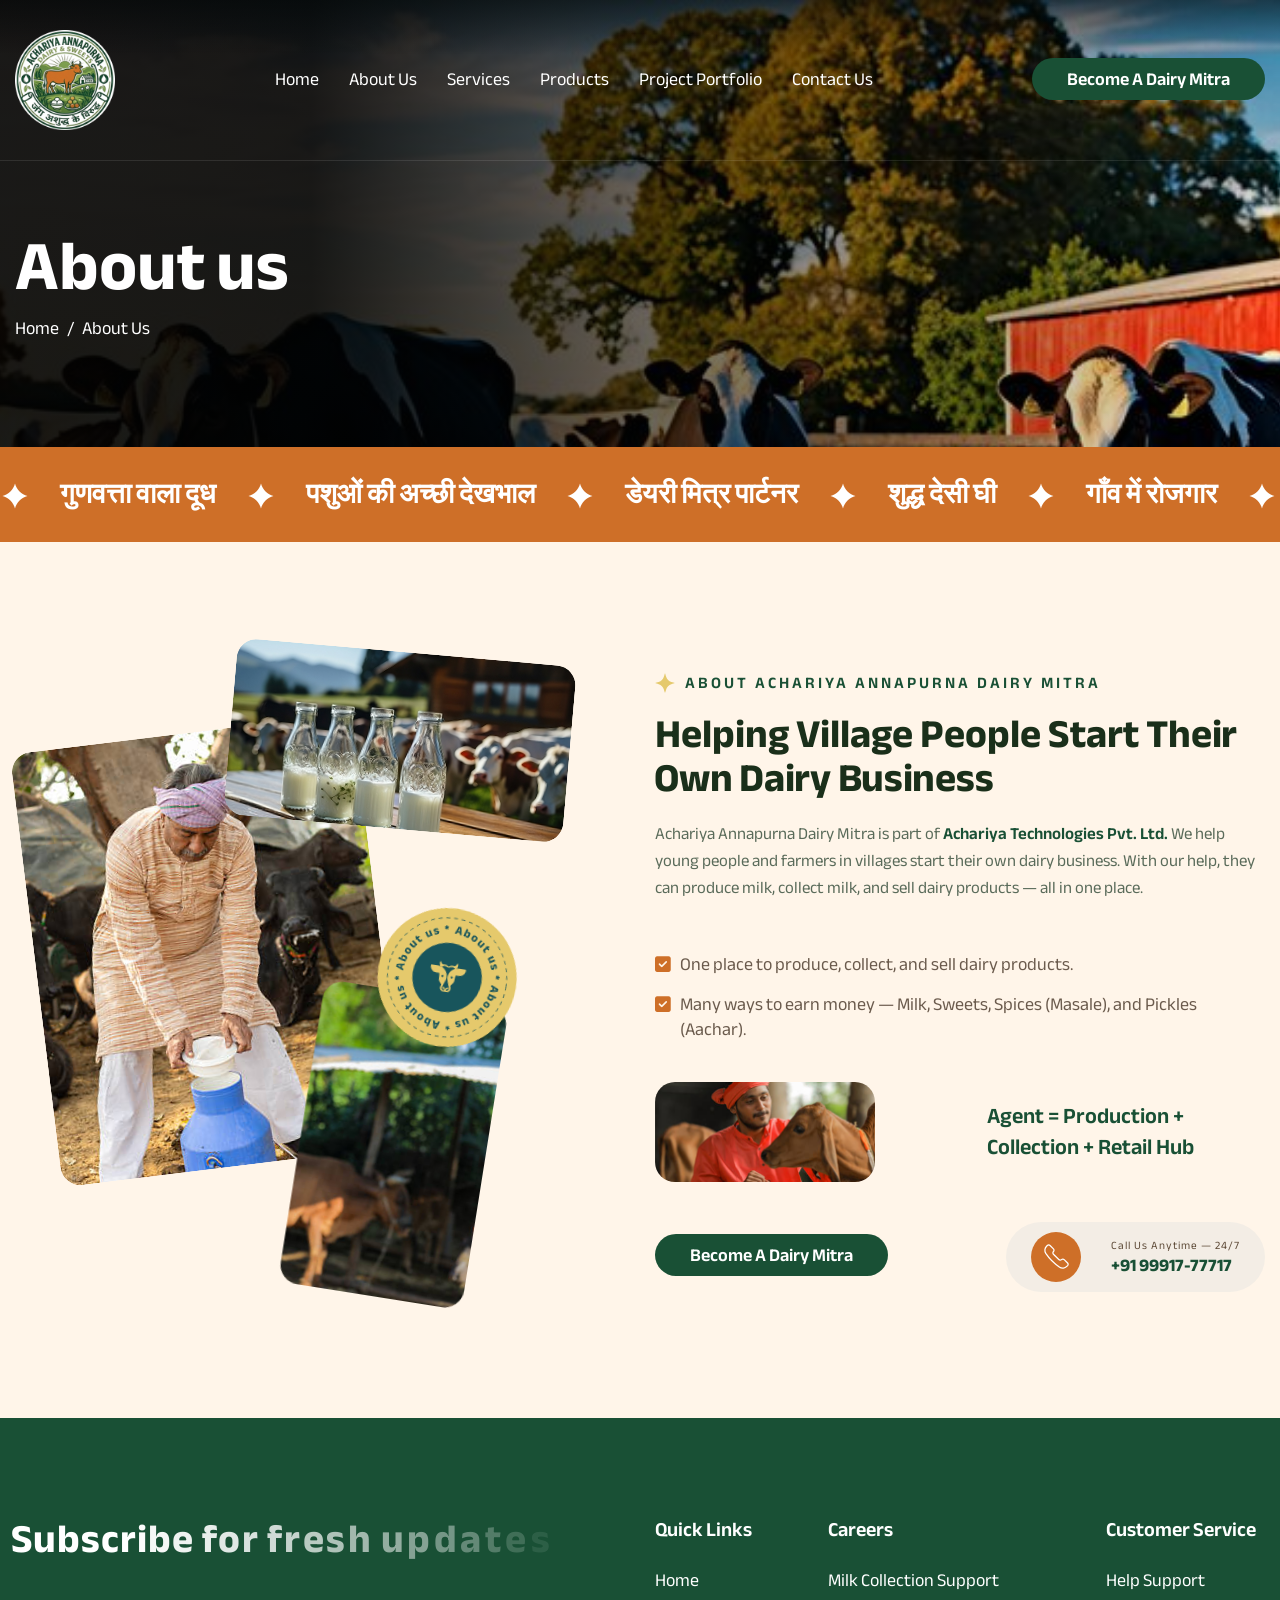
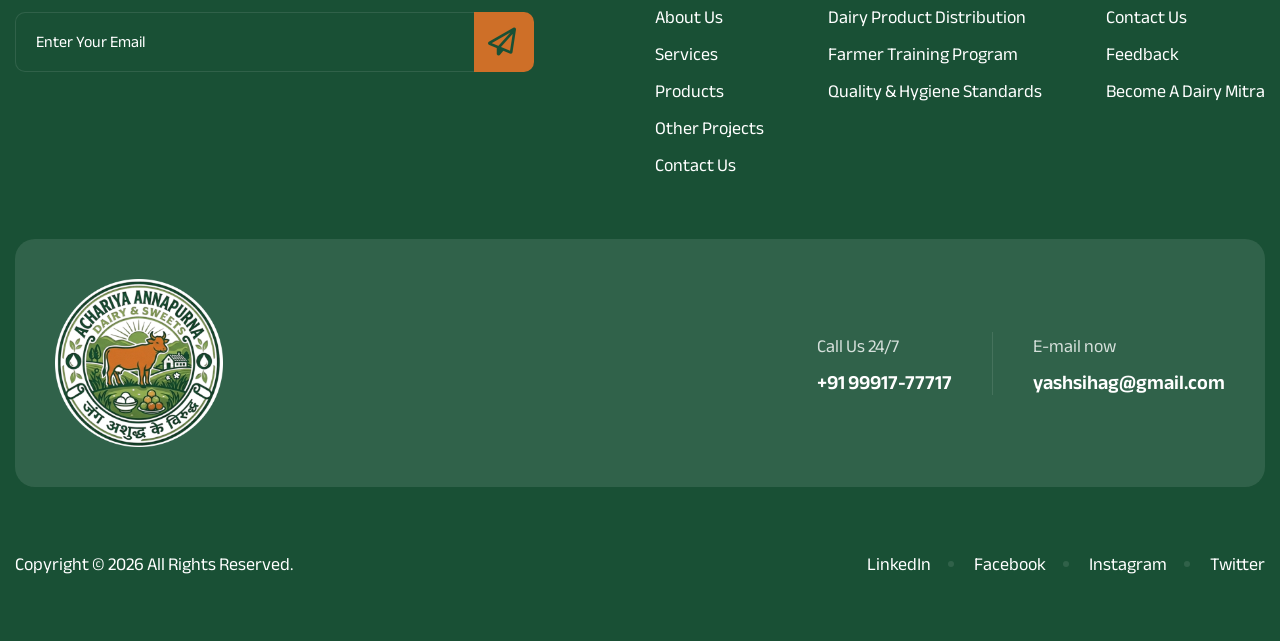
<file: about.html>
<!DOCTYPE html>
<html lang="en">

<!-- Mirrored from html.awaikenthemes.com/milkzen/milk-products/about.html by HTTrack Website Copier/3.x [XR&CO'2014], Tue, 12 May 2026 10:28:23 GMT -->

<head>
    <!-- Meta -->
    <meta charset="utf-8">
    <meta http-equiv="X-UA-Compatible" content="IE=edge">
    <meta name="viewport" content="width=device-width, initial-scale=1.0, maximum-scale=1">
    <meta name="description" content="Achariya Annapurna Dairy Mitra is part of Achariya Technologies Pvt. Ltd. We help young people and farmers in villages start their own dairy business. With our help, they can produce milk, collect milk, and sell dairy products — all in one place.">
    <meta name="keywords" content="Achariya Dairy, Dairy Mitra, Dairy Business, Milk Production, Milk Collection, Dairy Products, Village Employment, Sustainable Farming, Grass-Fed Cows, Nature Care, Nutritious Milk, Animal Welfare, Dairy Mitra Partner, Pure Desi Milk, Rural Employment, Farmer Support, Clean Dairy Products, Start Your Own Business, Indian Dairy Tradition">
    <meta name="author" content="Awaiken">
    <!-- Page Title -->
    <title>Achariya Dairy | About Us</title>
    <!-- Favicon Icon -->
    <link rel="shortcut icon" type="image/x-icon" href="images/logo.png">
    <!-- Google Fonts Css-->
    <link rel="preconnect" href="https://fonts.googleapis.com/">
    <link rel="preconnect" href="https://fonts.gstatic.com/" crossorigin>
    <link href="https://fonts.googleapis.com/css2?family=Anek+Bangla:wght@100..800&amp;display=swap" rel="stylesheet">
    <!-- Bootstrap Css -->
    <link href="css/bootstrap.min.css" rel="stylesheet" media="screen">
    <!-- SlickNav Css -->
    <link href="css/slicknav.min.css" rel="stylesheet">
    <!-- Swiper Css -->
    <link rel="stylesheet" href="css/swiper-bundle.min.css">
    <!-- Font Awesome Icon Css-->
    <link href="css/all.min.css" rel="stylesheet" media="screen">
    <!-- Animated Css -->
    <link href="css/animate.css" rel="stylesheet">
    <!-- Magnific Popup Core Css File -->
    <link rel="stylesheet" href="css/magnific-popup.css">
    <!-- Mouse Cursor Css File -->
    <link rel="stylesheet" href="css/mousecursor.css">
    <!-- Main Custom Css -->
    <link href="css/custom.css" rel="stylesheet" media="screen">
</head>

<body>

    <!-- Preloader Start -->
    <!-- <div class="preloader">
        <div class="loading-container">
            <div class="loading"></div>
            <div id="loading-icon"><img src="images/logo.png" alt="logo"></div>
        </div>
    </div> -->
    <!-- Preloader End -->

    <!-- Header Start -->
    <header class="main-header">
        <div class="header-sticky">
            <nav class="navbar navbar-expand-lg">
                <div class="container">
                    <!-- Logo Start -->
                    <a class="navbar-brand" href="index.html">
                        <img height="100" width="100" class="h-auto" src="images/logo.png" alt="Logo">
                    </a>
                    <!-- Logo End -->

                    <!-- Main Menu Start -->
                    <div class="collapse navbar-collapse main-menu">
                        <div class="nav-menu-wrapper">
                            <ul class="navbar-nav mr-auto" id="menu">
                                <li class="nav-item"><a class="nav-link" href="index.html">Home</a></li>
                                <li class="nav-item"><a class="nav-link" href="about.html">About Us</a>
                                <li class="nav-item"><a class="nav-link" href="services.html">Services</a></li>
                                <li class="nav-item"><a class="nav-link" href="products.html">Products</a></li>
                                                                <li class="nav-item"><a class="nav-link" href="projects.html">Project Portfolio</a></li>





                                <li class="nav-item"><a class="nav-link" href="contact.html">Contact Us</a></li>
                            </ul>
                        </div>

                        <!-- Header Btn Start -->
                        <div class="header-btn">
                                                       <a href="becomePartner.html" class="btn-default">Become A Dairy Mitra</a>

                        </div>
                        <!-- Header Btn End -->
                    </div>
                    <!-- Main Menu End -->
                    <div class="navbar-toggle"></div>
                </div>
            </nav>
            <div class="responsive-menu"></div>
        </div>
    </header>
    <!-- Header End -->

    <!-- Page Header Start -->
    <div class="page-header parallaxie">
        <div class="container">
            <div class="row">
                <div class="col-lg-12">
                    <!-- Page Header Box Start -->
                    <div class="page-header-box">
                        <h1 class="text-anime-style-3" data-cursor="-opaque">About us</h1>
                        <nav class="wow fadeInUp">
                            <ol class="breadcrumb">
                                <li class="breadcrumb-item"><a href="index.html">home</a></li>
                                <li class="breadcrumb-item active" aria-current="page">about us</li>
                            </ol>
                        </nav>
                    </div>
                    <!-- Page Header Box End -->
                </div>
            </div>
        </div>
    </div>
    <!-- Page Header End -->

    <!-- Scrolling Ticker Section Start -->
  <div class="our-scrolling-ticker">
        <!-- Scrolling Ticker Start -->
        <div class="scrolling-ticker-box">
            <div class="scrolling-content">
                <span><img src="images/icon-sparkle.svg" alt="star icon">गुणवत्ता वाला दूध</span>
                <span><img src="images/icon-sparkle.svg" alt="star icon">पशुओं की अच्छी देखभाल</span>
                <span><img src="images/icon-sparkle.svg" alt="star icon">डेयरी मित्र पार्टनर</span>
                <span><img src="images/icon-sparkle.svg" alt="star icon">शुद्ध देसी घी</span>
                <span><img src="images/icon-sparkle.svg" alt="star icon">गाँव में रोजगार</span>
                <span><img src="images/icon-sparkle.svg" alt="star icon">किसानों की मदद</span>
                <span><img src="images/icon-sparkle.svg" alt="star icon">स्वच्छ डेयरी उत्पाद</span>
                <span><img src="images/icon-sparkle.svg" alt="star icon">अपना व्यवसाय शुरू करें</span>
                <span><img src="images/icon-sparkle.svg" alt="star icon">भारतीय डेयरी परंपरा</span>
            </div>

            <div class="scrolling-content">
                <span><img src="images/icon-sparkle.svg" alt="star icon">गुणवत्ता वाला दूध</span>
                <span><img src="images/icon-sparkle.svg" alt="star icon">पशुओं की अच्छी देखभाल</span>
                <span><img src="images/icon-sparkle.svg" alt="star icon">डेयरी मित्र पार्टनर</span>
                <span><img src="images/icon-sparkle.svg" alt="star icon">शुद्ध देसी घी</span>
                <span><img src="images/icon-sparkle.svg" alt="star icon">गाँव में रोजगार</span>
                <span><img src="images/icon-sparkle.svg" alt="star icon">किसानों की मदद</span>
                <span><img src="images/icon-sparkle.svg" alt="star icon">स्वच्छ डेयरी उत्पाद</span>
                <span><img src="images/icon-sparkle.svg" alt="star icon">अपना व्यवसाय शुरू करें</span>
                <span><img src="images/icon-sparkle.svg" alt="star icon">भारतीय डेयरी परंपरा</span>
            </div>
        </div>
        <!-- Scrolling Ticker End -->
    </div>
    <!-- Scrolling Ticker Section End -->

    <!-- About Us Section Start -->
     <div class="about-us">
        <div class="container">
            <div class="row align-items-center">
                <div class="col-lg-6">
                    <!-- About Us Image Start -->
                    <div class="about-us-images">
                        <div class="about-image-1">
                            <figure class="image-anime reveal">
                                <img src="images/about-img-1.jpg" alt="Achariya Annapurna Dairy Mitra Farm">
                            </figure>
                        </div>
                        <div class="about-image-2">
                            <figure class="image-anime reveal">
                                <img src="images/about-img-2.jpg" alt="Milk Collection Hub">
                            </figure>
                        </div>
                        <div class="about-image-3">
                            <figure class="image-anime reveal">
                                <img src="images/about-img-3.jpg" alt="Dairy Products">
                            </figure>
                            <div class="about-image-circle">
                                <a href="contact.html">
                                    <img src="images/about-us-circle.svg" alt="about us icon">
                                </a>
                            </div>
                        </div>
                    </div>
                    <!-- About Us Image End -->
                </div>

                <div class="col-lg-6">
                    <!-- About Us Content Start -->
                    <div class="about-us-content">
                        <!-- Section Title Start -->
                        <div class="section-title">
                            <h3 class="wow fadeInUp">About Achariya Annapurna Dairy Mitra</h3>
                            <h2 class="text-anime-style-3" data-cursor="-opaque">Helping Village People Start Their Own
                                Dairy Business</h2>
                            <p class="wow fadeInUp" data-wow-delay="0.2s">Achariya Annapurna Dairy Mitra is part of
                                <a href="https://achariyagroup.in/" target="_blank">Achariya Technologies Pvt. Ltd.</a>
                                We help young people and farmers in villages start
                                their own dairy business. With our help, they can produce milk, collect milk, and
                                sell dairy products — all in one place.</p>
                        </div>
                        <!-- Section Title End -->

                        <!-- About Us List Start -->
                        <div class="about-us-list wow fadeInUp" data-wow-delay="0.4s">
                            <ul>
                                <li>One place to produce, collect, and sell dairy products.</li>
                                <li>Many ways to earn money — Milk, Sweets, Spices (Masale), and Pickles (Aachar).</li>
                            </ul>
                        </div>
                        <!-- About Us List End -->

                        <!-- About Us Body Start -->
                        <div class="about-us-body">
                            <div class="about-body-image">
                                <figure class="image-anime reveal">
                                    <img src="images/about-body-image.jpg" alt="Business Flow">
                                </figure>
                            </div>
                            <div class="about-body-content wow fadeInUp" data-wow-delay="0.6s">
                                <h3>Agent = Production + Collection + Retail Hub</h3>
                            </div>
                        </div>
                        <!-- About Us Body End -->

                        <!-- About Us Footer Start -->
                        <div class="about-us-footer wow fadeInUp" data-wow-delay="0.8s">
                            <div class="about-us-btn">
                                <a href="becomePartner.html" class="btn-default">Become A Dairy Mitra</a>
                            </div>
                            <div class="contact-now-box">
                                <div class="icon-box">
                                    <img src="images/icon-phone-white.svg" alt="Phone Icon">
                                </div>
                                <div class="contact-now-box-content">
                                    <p>Call Us Anytime — 24/7</p>
                                    <h3><a href="tel:+919991777717">+91 99917-77717</a></h3>
                                </div>
                            </div>
                        </div>
                        <!-- About Us Footer End -->
                    </div>
                    <!-- About Us Content End -->
                </div>
            </div>
        </div>
    </div>
    <!-- About Us Section End -->

    <!-- Footer Section Start -->
     <footer class="main-footer dark-section">
        <div class="container">
            <div class="row">
                <div class="col-lg-6">
                    <!-- Footer Newsletter Box Start -->
                    <div class="footer-newsletter-box">
                        <div class="section-title">
                            <h2 class="text-anime-style-3" data-cursor="-opaque">Subscribe for fresh updates</h2>
                        </div>
                        <div class="newsletter-form">
                            <form id="newsletterForm" action="#" method="POST">
                                <div class="form-group">
                                    <input type="email" name="email" class="form-control" id="mail"
                                        placeholder="Enter Your Email" required="">
                                    <button type="submit" class="newsletter-btn"><i
                                            class="fa-regular fa-paper-plane"></i></button>
                                </div>
                            </form>
                        </div>
                    </div>
                    <!-- Footer Newsletter Box End -->
                </div>

                <div class="col-lg-6">
                    <!-- Footer Links List Start -->
                    <div class="footer-link-list">
                        <div class="footer-links">
                            <h3>Quick Links</h3>
                            <ul>
                                <li><a href="index.html">home</a></li>
                                <li><a href="about.html">about Us</a></li>
                                <li><a href="services.html">services</a></li>
                                <li><a href="products.html">Products</a></li>
                                <li><a href="projects.html">Other Projects</a></li>
                                <li><a href="contact.html">Contact Us</a></li>
                            </ul>
                        </div>

                        <div class="footer-links">
                            <h3>Careers</h3>
                            <ul>
                                <li><a href="customerServices.html">Milk Collection Support</a></li>
                                <li><a href="customerServices.html">Dairy Product Distribution</a></li>
                                <li><a href="customerServices.html">Farmer Training Program</a></li>
                                <li><a href="customerServices.html">Quality &amp; Hygiene Standards</a></li>
                            </ul>
                        </div>

                        <div class="footer-links">
                            <h3>Customer Service</h3>
                            <ul>
                                <li><a href="contact.html">Help Support</a></li>
                                <li><a href="contact.html">Contact Us</a></li>
                                <li><a href="contact.html">Feedback</a></li>
                                <li><a href="becomePartner.html">Become A Dairy Mitra</a></li>
                               
                            </ul>
                        </div>
                    </div>
                    <!-- Footer Links List End -->
                </div>

                <div class="col-lg-12">
                    <!-- Footer CTA Box Start -->
                    <div class="footer-cta-box">
                        <div class="footer-logo">
                            <img src="images/logo.png" alt="Footer Logo">
                        </div>
                        <div class="footer-contact-box">
                            <div class="footer-contact-item">
                                <p>Call Us 24/7</p>
                                <h3><a href="tel:+919991777717">+91 99917-77717</a></h3>
                            </div>
                            <div class="footer-contact-item">
                                <p>E-mail now</p>
                                <h3><a href="mailto:yashsihag@gmail.com">yashsihag@gmail.com</a></h3>
                            </div>
                        </div>
                    </div>
                    <!-- Footer CTA Box End -->
                </div>
            </div>

            <!-- Footer Copyright Section Start -->
            <div class="footer-copyright">
                <div class="row align-items-center">
                    <div class="col-md-5">
                        <div class="footer-copyright-text">
                            <p>Copyright &copy; 2026 All Rights Reserved.</p>
                        </div>
                    </div>
                    <div class="col-md-7">
                        <div class="footer-menu">
                            <ul>
                                <li><a target="_blank"
                                        href="https://www.linkedin.com/checkpoint/challengesV2/AQGO1fmhPZEIlwAAAZ4c6IcQd9fDFSZwbHVdGjU8meF9PoRvhyNJB8ZWpq90txjRPBxmHElVD2ii1WHzoU77EKYR0bt0VRd5uw?ut=0xBhHgH_dtkIg1">LinkedIn</a>
                                </li>
                                <li><a target="_blank" href="https://www.facebook.com/myachariya/">Facebook</a></li>
                                <li><a target="_blank" href="https://www.instagram.com/Achariyagroup">Instagram</a></li>
                                <li><a target="_blank" href="https://x.com/Achariyagroup">Twitter</a></li>
                            </ul>
                        </div>
                    </div>
                </div>
            </div>
            <!-- Footer Copyright Section End -->
        </div>
    </footer>
    <!-- Footer Section End -->

    <!-- Jquery Library File -->
    <script src="js/jquery-3.7.1.min.js"></script>
    <!-- Bootstrap js file -->
    <script src="js/bootstrap.min.js"></script>
    <!-- Validator js file -->
    <script src="js/validator.min.js"></script>
    <!-- SlickNav js file -->
    <script src="js/jquery.slicknav.js"></script>
    <!-- Swiper js file -->
    <script src="js/swiper-bundle.min.js"></script>
    <!-- Counter js file -->
    <script src="js/jquery.waypoints.min.js"></script>
    <script src="js/jquery.counterup.min.js"></script>
    <!-- Magnific js file -->
    <script src="js/jquery.magnific-popup.min.js"></script>
    <!-- SmoothScroll -->
    <script src="js/SmoothScroll.js"></script>
    <!-- Parallax js -->
    <script src="js/parallaxie.js"></script>
    <!-- MagicCursor js file -->
    <script src="js/gsap.min.js"></script>
    <script src="js/magiccursor.js"></script>
    <!-- Text Effect js file -->
    <script src="js/SplitText.js"></script>
    <script src="js/ScrollTrigger.min.js"></script>
    <!-- YTPlayer js File -->
    <script src="js/jquery.mb.YTPlayer.min.js"></script>
    <!-- Wow js file -->
    <script src="js/wow.min.js"></script>
    <!-- Main Custom js file -->
    <script src="js/function.js"></script>
</body>

</html>
</file>
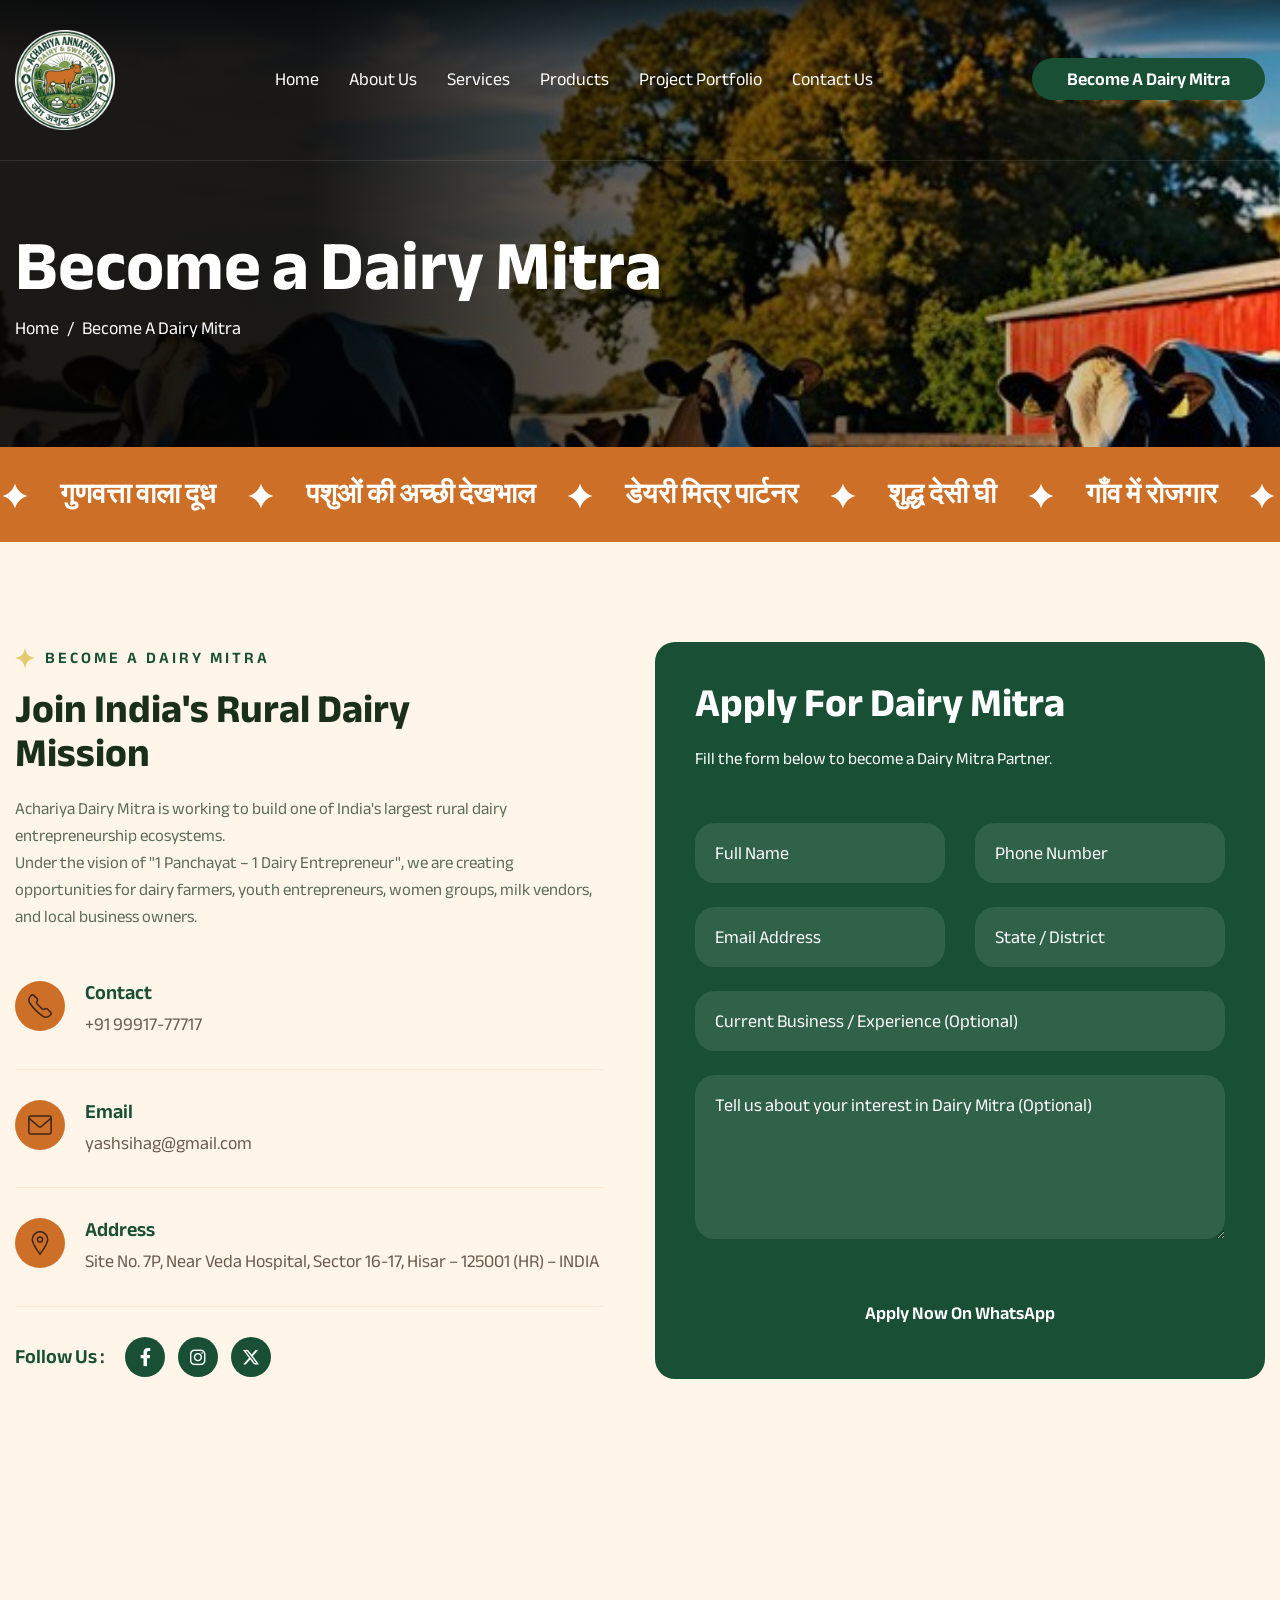
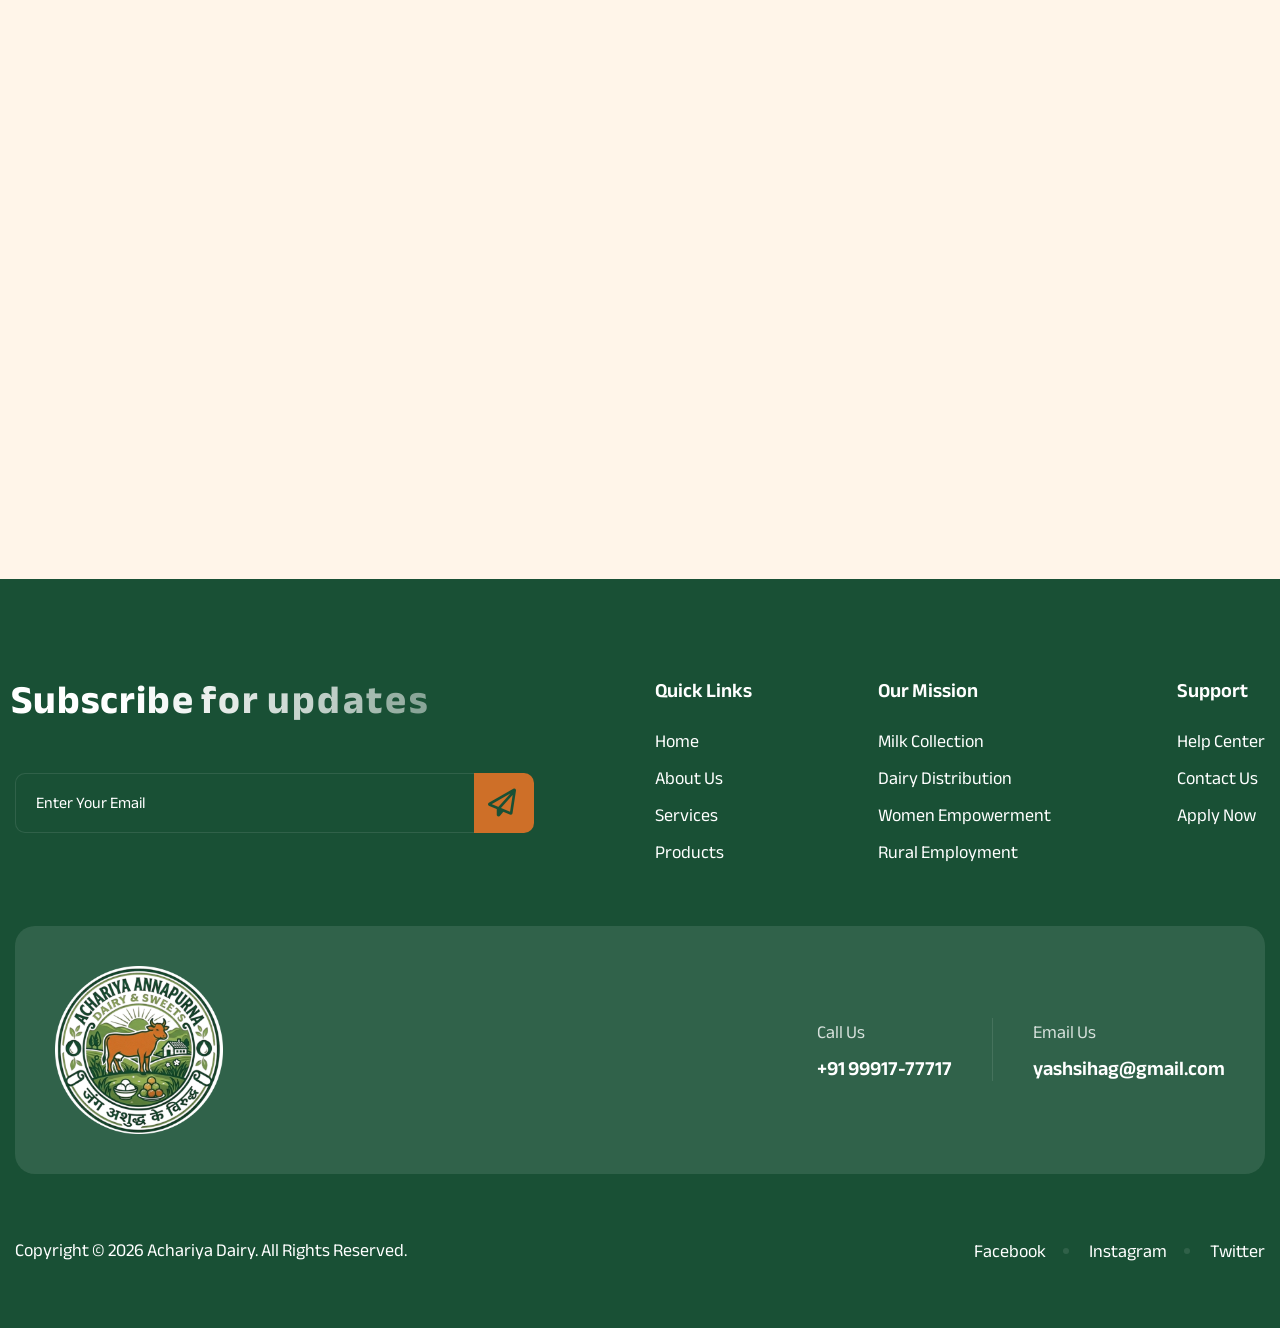
<file: becomePartner.html>
<!DOCTYPE html>
<html lang="en">


<head>
    <!-- Meta -->
    <meta charset="utf-8">
    <meta http-equiv="X-UA-Compatible" content="IE=edge">
    <meta name="viewport" content="width=device-width, initial-scale=1.0, maximum-scale=1">
    <meta name="description"
        content="Achariya Annapurna Dairy Mitra is part of Achariya Technologies Pvt. Ltd. We help young people and farmers in villages start their own dairy business. With our help, they can produce milk, collect milk, and sell dairy products — all in one place.">
    <meta name="keywords"
        content="Achariya Dairy, Dairy Mitra, Dairy Business, Milk Production, Milk Collection, Dairy Products, Village Employment, Sustainable Farming, Grass-Fed Cows, Nature Care, Nutritious Milk, Animal Welfare, Dairy Mitra Partner, Pure Desi Milk, Rural Employment, Farmer Support, Clean Dairy Products, Start Your Own Business, Indian Dairy Tradition">
    <meta name="author" content="Awaiken">
    <!-- Page Title -->
    <title>Achariya Dairy | Become a Dairy Mitra</title>
    <!-- Favicon Icon -->
    <link rel="shortcut icon" type="image/x-icon" href="images/logo.png">
    <!-- Google Fonts Css-->
    <link rel="preconnect" href="https://fonts.googleapis.com/">
    <link rel="preconnect" href="https://fonts.gstatic.com/" crossorigin>
    <link href="https://fonts.googleapis.com/css2?family=Anek+Bangla:wght@100..800&amp;display=swap" rel="stylesheet">
    <!-- Bootstrap Css -->
    <link href="css/bootstrap.min.css" rel="stylesheet" media="screen">
    <!-- SlickNav Css -->
    <link href="css/slicknav.min.css" rel="stylesheet">
    <!-- Swiper Css -->
    <link rel="stylesheet" href="css/swiper-bundle.min.css">
    <!-- Font Awesome Icon Css-->
    <link href="css/all.min.css" rel="stylesheet" media="screen">
    <!-- Animated Css -->
    <link href="css/animate.css" rel="stylesheet">
    <!-- Magnific Popup Core Css File -->
    <link rel="stylesheet" href="css/magnific-popup.css">
    <!-- Mouse Cursor Css File -->
    <link rel="stylesheet" href="css/mousecursor.css">
    <!-- Main Custom Css -->
    <link href="css/custom.css" rel="stylesheet" media="screen">
</head>

<body>

    <!-- Preloader Start -->
    <!-- <div class="preloader">
        <div class="loading-container">
            <div class="loading"></div>
            <div id="loading-icon"><img src="images/logo.png" alt="logo"></div>
        </div>
    </div> -->
    <!-- Preloader End -->

    <!-- Header Start -->
    <header class="main-header">
        <div class="header-sticky">
            <nav class="navbar navbar-expand-lg">
                <div class="container">
                    <!-- Logo Start -->
                    <a class="navbar-brand" href="index.html">
                        <img height="100" width="100" class="h-auto" src="images/logo.png" alt="Logo">
                    </a>
                    <!-- Logo End -->

                    <!-- Main Menu Start -->
                    <div class="collapse navbar-collapse main-menu">
                        <div class="nav-menu-wrapper">
                            <ul class="navbar-nav mr-auto" id="menu">
                                <li class="nav-item"><a class="nav-link" href="index.html">Home</a></li>
                                <li class="nav-item"><a class="nav-link" href="about.html">About Us</a>
                                <li class="nav-item"><a class="nav-link" href="services.html">Services</a></li>
                                <li class="nav-item"><a class="nav-link" href="products.html">Products</a></li>
                                <li class="nav-item"><a class="nav-link" href="projects.html">Project Portfolio</a></li>

                                <li class="nav-item"><a class="nav-link" href="contact.html">Contact Us</a></li>
                            </ul>
                        </div>

                        <!-- Header Btn Start -->
                        <div class="header-btn">
                            <a href="becomePartner.html" class="btn-default">Become A Dairy Mitra</a>
                        </div>
                        <!-- Header Btn End -->
                    </div>
                    <!-- Main Menu End -->
                    <div class="navbar-toggle"></div>
                </div>
            </nav>
            <div class="responsive-menu"></div>
        </div>
    </header>
    <!-- Header End -->

    <!-- Page Header Start -->
    <div class="page-header parallaxie">
        <div class="container">
            <div class="row">
                <div class="col-lg-12">
                    <!-- Page Header Box Start -->
                    <div class="page-header-box">
                        <h1 class="text-anime-style-3" data-cursor="-opaque">Become a Dairy Mitra</h1>
                        <nav class="wow fadeInUp">
                            <ol class="breadcrumb">
                                <li class="breadcrumb-item"><a href="index.html">home</a></li>
                                <li class="breadcrumb-item active"><a href="becomePartner.html">Become a Dairy Mitra</a>
                                </li>
                            </ol>
                        </nav>
                    </div>
                    <!-- Page Header Box End -->
                </div>
            </div>
        </div>
    </div>
    <!-- Page Header End -->

    <!-- Scrolling Ticker Section Start -->
    <div class="our-scrolling-ticker">
        <!-- Scrolling Ticker Start -->
        <div class="scrolling-ticker-box">
            <div class="scrolling-content">
                <span><img src="images/icon-sparkle.svg" alt="star icon">गुणवत्ता वाला दूध</span>
                <span><img src="images/icon-sparkle.svg" alt="star icon">पशुओं की अच्छी देखभाल</span>
                <span><img src="images/icon-sparkle.svg" alt="star icon">डेयरी मित्र पार्टनर</span>
                <span><img src="images/icon-sparkle.svg" alt="star icon">शुद्ध देसी घी</span>
                <span><img src="images/icon-sparkle.svg" alt="star icon">गाँव में रोजगार</span>
                <span><img src="images/icon-sparkle.svg" alt="star icon">किसानों की मदद</span>
                <span><img src="images/icon-sparkle.svg" alt="star icon">स्वच्छ डेयरी उत्पाद</span>
                <span><img src="images/icon-sparkle.svg" alt="star icon">अपना व्यवसाय शुरू करें</span>
                <span><img src="images/icon-sparkle.svg" alt="star icon">भारतीय डेयरी परंपरा</span>
            </div>

            <div class="scrolling-content">
                <span><img src="images/icon-sparkle.svg" alt="star icon">गुणवत्ता वाला दूध</span>
                <span><img src="images/icon-sparkle.svg" alt="star icon">पशुओं की अच्छी देखभाल</span>
                <span><img src="images/icon-sparkle.svg" alt="star icon">डेयरी मित्र पार्टनर</span>
                <span><img src="images/icon-sparkle.svg" alt="star icon">शुद्ध देसी घी</span>
                <span><img src="images/icon-sparkle.svg" alt="star icon">गाँव में रोजगार</span>
                <span><img src="images/icon-sparkle.svg" alt="star icon">किसानों की मदद</span>
                <span><img src="images/icon-sparkle.svg" alt="star icon">स्वच्छ डेयरी उत्पाद</span>
                <span><img src="images/icon-sparkle.svg" alt="star icon">अपना व्यवसाय शुरू करें</span>
                <span><img src="images/icon-sparkle.svg" alt="star icon">भारतीय डेयरी परंपरा</span>
            </div>
        </div>
        <!-- Scrolling Ticker End -->
    </div>
    <!-- Scrolling Ticker Section End -->

    <!-- Partner Section -->
    <div class="page-contact-us">
        <div class="container">
            <div class="row align-items-center">

                <!-- Left Side -->
                <div class="col-lg-6">
                    <div class="contact-us-content">

                        <div class="section-title">
                            <h3 class="wow fadeInUp">Become A Dairy Mitra</h3>
                            <h2 class="text-anime-style-3" data-cursor="-opaque">
                                Join India's Rural Dairy Mission
                            </h2>
                            <p class="wow fadeInUp" data-wow-delay="0.2s">
                                Achariya Dairy Mitra is working to build one of India's
                                largest rural dairy entrepreneurship ecosystems.
                            </p>
                            <p class="wow fadeInUp" data-wow-delay="0.3s">
                                Under the vision of "1 Panchayat – 1 Dairy Entrepreneur",
                                we are creating opportunities for dairy farmers,
                                youth entrepreneurs, women groups, milk vendors,
                                and local business owners.
                            </p>
                        </div>

                        <!-- Contact Info Box Start -->
                        <div class="contact-info-box">
                            <div class="contact-info-list">

                                <!-- Phone -->
                                <div class="contact-info-item wow fadeInUp" data-wow-delay="0.2s">
                                    <div class="icon-box">
                                        <img src="images/icon-phone-primary.svg" alt="Phone Icon">
                                    </div>
                                    <div class="contact-item-content">
                                        <h3>Contact</h3>
                                        <p><a href="tel:+919991777717">+91 99917-77717</a></p>
                                    </div>
                                </div>

                                <!-- Email -->
                                <div class="contact-info-item wow fadeInUp" data-wow-delay="0.4s">
                                    <div class="icon-box">
                                        <img src="images/icon-mail-primary.svg" alt="Mail Icon">
                                    </div>
                                    <div class="contact-item-content">
                                        <h3>Email</h3>
                                        <p><a href="mailto:yashsihag@gmail.com">yashsihag@gmail.com</a></p>
                                    </div>
                                </div>

                                <!-- Address -->
                                <div class="contact-info-item wow fadeInUp" data-wow-delay="0.6s">
                                    <div class="icon-box">
                                        <img src="images/icon-location-primary.svg" alt="Location Icon">
                                    </div>
                                    <div class="contact-item-content">
                                        <h3>Address</h3>
                                        <p>Site No. 7P, Near Veda Hospital, Sector 16-17, Hisar – 125001 (HR) – INDIA
                                        </p>
                                    </div>
                                </div>

                            </div>

                            <!-- Social Links -->
                            <div class="contact-social-links wow fadeInUp" data-wow-delay="0.8s">
                                <h3>Follow Us :</h3>
                                <ul>
                                    <li><a href="https://www.facebook.com/myachariya/"><i
                                                class="fa-brands fa-facebook-f"></i></a></li>
                                    <li><a href="https://www.instagram.com/Achariyagroup"><i
                                                class="fa-brands fa-instagram"></i></a></li>
                                    <li><a href="https://x.com/Achariyagroup"><i class="fa-brands fa-x-twitter"></i></a>
                                    </li>
                                </ul>
                            </div>

                        </div>
                        <!-- Contact Info Box End -->

                    </div>
                </div>

                <!-- Right Side - Form -->
                <div class="col-lg-6">
                    <div class="contact-us-form dark-section">

                        <div class="section-title">
                            <h2 class="text-anime-style-3" data-cursor="-opaque">Apply For Dairy Mitra</h2>
                            <p class="wow fadeInUp" data-wow-delay="0.1s">
                                Fill the form below to become a Dairy Mitra Partner.
                            </p>
                        </div>

                        <!-- Form Start -->
                        <div class="contact-form">
                            <form id="partnerForm" class="wow fadeInUp" data-wow-delay="0.2s" novalidate>
                                <div class="row">

                                    <!-- Full Name -->
                                    <div class="form-group col-md-6 mb-4">
                                        <input type="text" class="form-control" id="p_fullname" placeholder="Full Name">
                                        <div class="help-block with-errors" id="err_fullname"
                                            style="color:#e74c3c; font-size:13px; margin-top:5px; display:none;">
                                            Please enter your full name.
                                        </div>
                                    </div>

                                    <!-- Phone Number -->
                                    <div class="form-group col-md-6 mb-4">
                                        <input type="tel" class="form-control" id="p_phone" placeholder="Phone Number"
                                            maxlength="10">
                                        <div class="help-block with-errors" id="err_p_phone"
                                            style="color:#e74c3c; font-size:13px; margin-top:5px; display:none;">
                                            Please enter a valid 10-digit phone number.
                                        </div>
                                    </div>

                                    <!-- Email -->
                                    <div class="form-group col-md-6 mb-4">
                                        <input type="email" class="form-control" id="p_email"
                                            placeholder="Email Address">
                                        <div class="help-block with-errors" id="err_p_email"
                                            style="color:#e74c3c; font-size:13px; margin-top:5px; display:none;">
                                            Please enter a valid email address.
                                        </div>
                                    </div>

                                    <!-- State / District -->
                                    <div class="form-group col-md-6 mb-4">
                                        <input type="text" class="form-control" id="p_location"
                                            placeholder="State / District">
                                        <div class="help-block with-errors" id="err_p_location"
                                            style="color:#e74c3c; font-size:13px; margin-top:5px; display:none;">
                                            Please enter your state or district.
                                        </div>
                                    </div>

                                    <!-- Business / Experience (optional) -->
                                    <div class="form-group col-md-12 mb-4">
                                        <input type="text" class="form-control" id="p_business"
                                            placeholder="Current Business / Experience (Optional)">
                                    </div>

                                    <!-- Message (optional) -->
                                    <div class="form-group col-md-12 mb-5">
                                        <textarea class="form-control" id="p_message" rows="5"
                                            placeholder="Tell us about your interest in Dairy Mitra (Optional)"></textarea>
                                    </div>

                                    <!-- Submit Button -->
                                    <div class="col-md-12">
                                        <button type="submit" class="btn-default btn-highlighted" id="partnerSubmitBtn">
                                            Apply Now on WhatsApp
                                        </button>
                                    </div>

                                </div>
                            </form>

                            <!-- Success Message -->
                            <div id="partnerSuccessMsg" style="display:none; margin-top:20px; padding:15px 20px;
                                   background:#d4edda; border:1px solid #c3e6cb;
                                   border-radius:8px; color:#155724; font-size:15px;">
                                &#10003; Your application was sent successfully on WhatsApp!
                            </div>

                        </div>
                        <!-- Form End -->

                    </div>
                </div>
                <!-- Right Side End -->

            </div>
        </div>
    </div>

    <!-- Map -->
    <div class="google-map">

        <div class="container-fluid">

            <div class="row">
                <div class="col-lg-12">

                    <div class="google-map-iframe">

                        <iframe
                            src="https://www.google.com/maps/embed?pb=!1m18!1m12!1m3!1d6569.992059812024!2d75.72367948728768!3d29.12514832266027!2m3!1f0!2f0!3f0!3m2!1i1024!2i768!4f13.1!3m3!1m2!1s0x3912332e17afb235%3A0x3caf6f806512e2bd!2sAchariya%20Technologies%20Private%20Limited!5e0!3m2!1sen!2sin!4v1778599313358!5m2!1sen!2sin"
                            allowfullscreen="" loading="lazy">
                        </iframe>

                    </div>

                </div>
            </div>

        </div>

    </div>

    <!-- Footer -->
    <footer class="main-footer dark-section">

        <div class="container">

            <div class="row">

                <div class="col-lg-6">

                    <div class="footer-newsletter-box">

                        <div class="section-title">
                            <h2 class="text-anime-style-3">
                                Subscribe for updates
                            </h2>
                        </div>

                        <div class="newsletter-form">

                            <form>

                                <div class="form-group">

                                    <input type="email" class="form-control" placeholder="Enter Your Email">

                                    <button type="submit" class="newsletter-btn">
                                        <i class="fa-regular fa-paper-plane"></i>
                                    </button>

                                </div>

                            </form>

                        </div>

                    </div>

                </div>

                <div class="col-lg-6">

                    <div class="footer-link-list">

                        <div class="footer-links">

                            <h3>Quick Links</h3>

                            <ul>
                                <li><a href="index.html">Home</a></li>
                                <li><a href="about.html">About Us</a></li>
                                <li><a href="services.html">Services</a></li>
                                <li><a href="products.html">Products</a></li>
                            </ul>

                        </div>

                        <div class="footer-links">

                            <h3>Our Mission</h3>

                            <ul>
                                <li><a href="#">Milk Collection</a></li>
                                <li><a href="#">Dairy Distribution</a></li>
                                <li><a href="#">Women Empowerment</a></li>
                                <li><a href="#">Rural Employment</a></li>
                            </ul>

                        </div>

                        <div class="footer-links">

                            <h3>Support</h3>

                            <ul>
                                <li><a href="#">Help Center</a></li>
                                <li><a href="#">Contact Us</a></li>
                                <li><a href="#">Apply Now</a></li>
                            </ul>

                        </div>

                    </div>

                </div>

                <!-- Contact -->
                <div class="col-lg-12">

                    <div class="footer-cta-box">

                        <div class="footer-logo">
                            <img src="images/logo.png" alt="Footer Logo">
                        </div>

                        <div class="footer-contact-box">

                            <div class="footer-contact-item">
                                <p>Call Us</p>

                                <h3>
                                    <a href="tel:+919991777717">
                                        +91 99917-77717
                                    </a>
                                </h3>
                            </div>

                            <div class="footer-contact-item">

                                <p>Email Us</p>

                                <h3>
                                    <a href="mailto:yashsihag@gmail.com">
                                        yashsihag@gmail.com
                                    </a>
                                </h3>

                            </div>

                        </div>

                    </div>

                </div>

            </div>

            <!-- Copyright -->
            <div class="footer-copyright">

                <div class="row align-items-center">

                    <div class="col-md-6">
                        <div class="footer-copyright-text">
                            <p>
                                Copyright © 2026 Achariya Dairy.
                                All Rights Reserved.
                            </p>
                        </div>
                    </div>

                    <div class="col-md-6">

                        <div class="footer-menu">

                            <ul>

                                <li>
                                    <a href="https://www.facebook.com/myachariya/">
                                        Facebook
                                    </a>
                                </li>

                                <li>
                                    <a href="https://www.instagram.com/Achariyagroup">
                                        Instagram
                                    </a>
                                </li>

                                <li>
                                    <a href="https://x.com/Achariyagroup">
                                        Twitter
                                    </a>
                                </li>

                            </ul>

                        </div>

                    </div>

                </div>

            </div>

        </div>

    </footer>
    <script>
        document.getElementById('partnerForm').addEventListener('submit', function (e) {
            e.preventDefault();

            // Get all field values
            var fullname = document.getElementById('p_fullname').value.trim();
            var phone = document.getElementById('p_phone').value.trim();
            var email = document.getElementById('p_email').value.trim();
            var location = document.getElementById('p_location').value.trim();
            var business = document.getElementById('p_business').value.trim();
            var message = document.getElementById('p_message').value.trim();

            // Hide all error messages
            document.getElementById('err_fullname').style.display = 'none';
            document.getElementById('err_p_phone').style.display = 'none';
            document.getElementById('err_p_email').style.display = 'none';
            document.getElementById('err_p_location').style.display = 'none';

            // Remove red borders
            document.getElementById('p_fullname').style.borderColor = '';
            document.getElementById('p_phone').style.borderColor = '';
            document.getElementById('p_email').style.borderColor = '';
            document.getElementById('p_location').style.borderColor = '';

            // Validate fields
            var isValid = true;

            if (fullname === '') {
                document.getElementById('err_fullname').style.display = 'block';
                document.getElementById('p_fullname').style.borderColor = '#e74c3c';
                isValid = false;
            }

            var phonePattern = /^[0-9]{10}$/;
            if (!phonePattern.test(phone)) {
                document.getElementById('err_p_phone').style.display = 'block';
                document.getElementById('p_phone').style.borderColor = '#e74c3c';
                isValid = false;
            }

            // Email is optional — but if filled, must be valid format
            if (email !== '') {
                var emailPattern = /^[^\s@]+@[^\s@]+\.[^\s@]+$/;
                if (!emailPattern.test(email)) {
                    document.getElementById('err_p_email').style.display = 'block';
                    document.getElementById('p_email').style.borderColor = '#e74c3c';
                    isValid = false;
                }
            }

            if (location === '') {
                document.getElementById('err_p_location').style.display = 'block';
                document.getElementById('p_location').style.borderColor = '#e74c3c';
                isValid = false;
            }

            // Stop if any required field is invalid
            if (!isValid) return;

            // Build WhatsApp message
            var waMessage =
                '🐄 *New Dairy Mitra Application*' +
                '\n\n*Name:* ' + fullname +
                '\n*Phone:* ' + phone +
                '\n*Email:* ' + (email !== '' ? email : 'Not provided') +
                '\n*Location:* ' + location +
                '\n*Business:* ' + (business !== '' ? business : 'Not provided') +
                '\n*Message:* ' + (message !== '' ? message : 'Not provided');

            // WhatsApp number
            var waNumber = '919991777717';

            // Open WhatsApp
            var waURL = 'https://wa.me/' + waNumber + '?text=' + encodeURIComponent(waMessage);
            window.open(waURL, '_blank');

            // Clear all fields
            document.getElementById('p_fullname').value = '';
            document.getElementById('p_phone').value = '';
            document.getElementById('p_email').value = '';
            document.getElementById('p_location').value = '';
            document.getElementById('p_business').value = '';
            document.getElementById('p_message').value = '';

            // Remove any red borders remaining
            document.getElementById('p_fullname').style.borderColor = '';
            document.getElementById('p_phone').style.borderColor = '';
            document.getElementById('p_email').style.borderColor = '';
            document.getElementById('p_location').style.borderColor = '';

            // Show success message for 4 seconds
            var successMsg = document.getElementById('partnerSuccessMsg');
            successMsg.style.display = 'block';
            setTimeout(function () {
                successMsg.style.display = 'none';
            }, 4000);
        });
    </script>
    <!-- JS -->
    <script src="js/jquery-3.7.1.min.js"></script>
    <script src="js/bootstrap.min.js"></script>
    <script src="js/validator.min.js"></script>
    <script src="js/jquery.slicknav.js"></script>
    <script src="js/swiper-bundle.min.js"></script>
    <script src="js/jquery.waypoints.min.js"></script>
    <script src="js/jquery.counterup.min.js"></script>
    <script src="js/jquery.magnific-popup.min.js"></script>
    <script src="js/SmoothScroll.js"></script>
    <script src="js/parallaxie.js"></script>
    <script src="js/gsap.min.js"></script>
    <script src="js/magiccursor.js"></script>
    <script src="js/SplitText.js"></script>
    <script src="js/ScrollTrigger.min.js"></script>
    <script src="js/jquery.mb.YTPlayer.min.js"></script>
    <script src="js/wow.min.js"></script>
    <script src="js/function.js"></script>

</body>

</html>
</file>
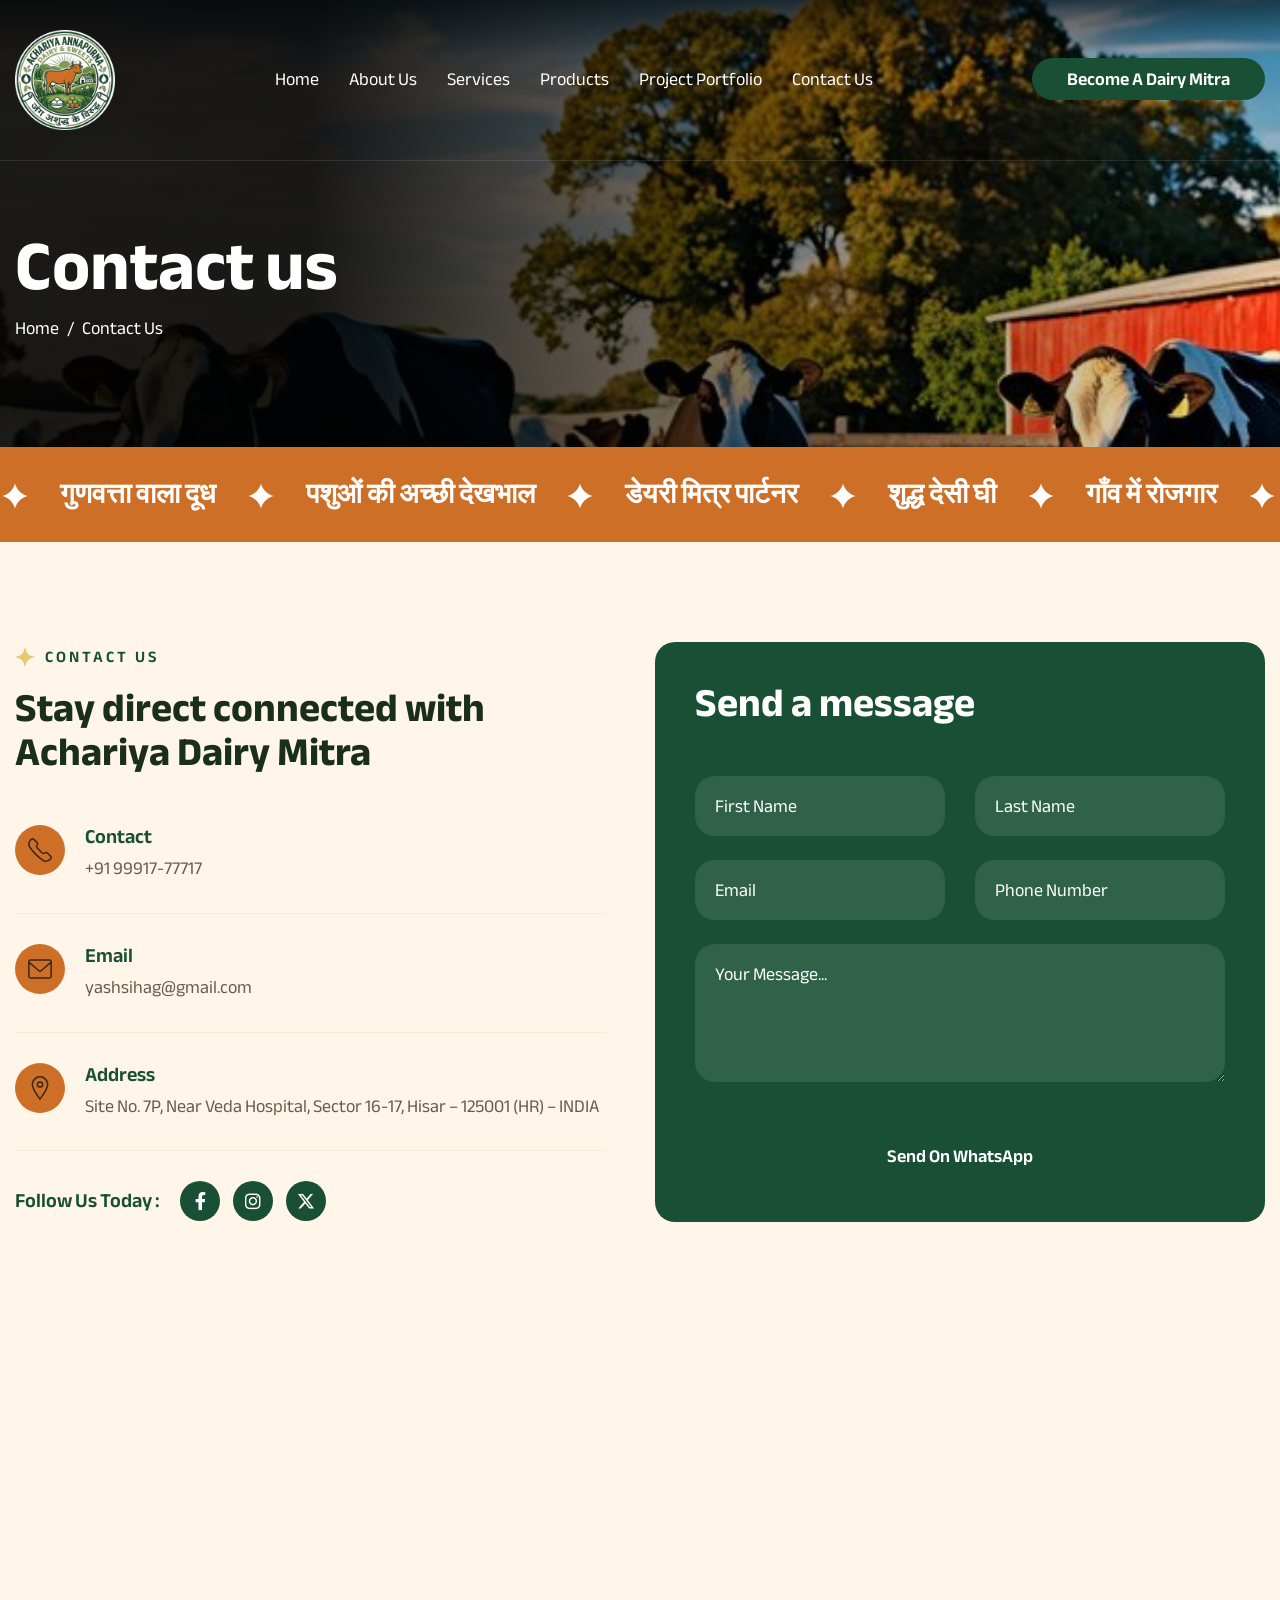
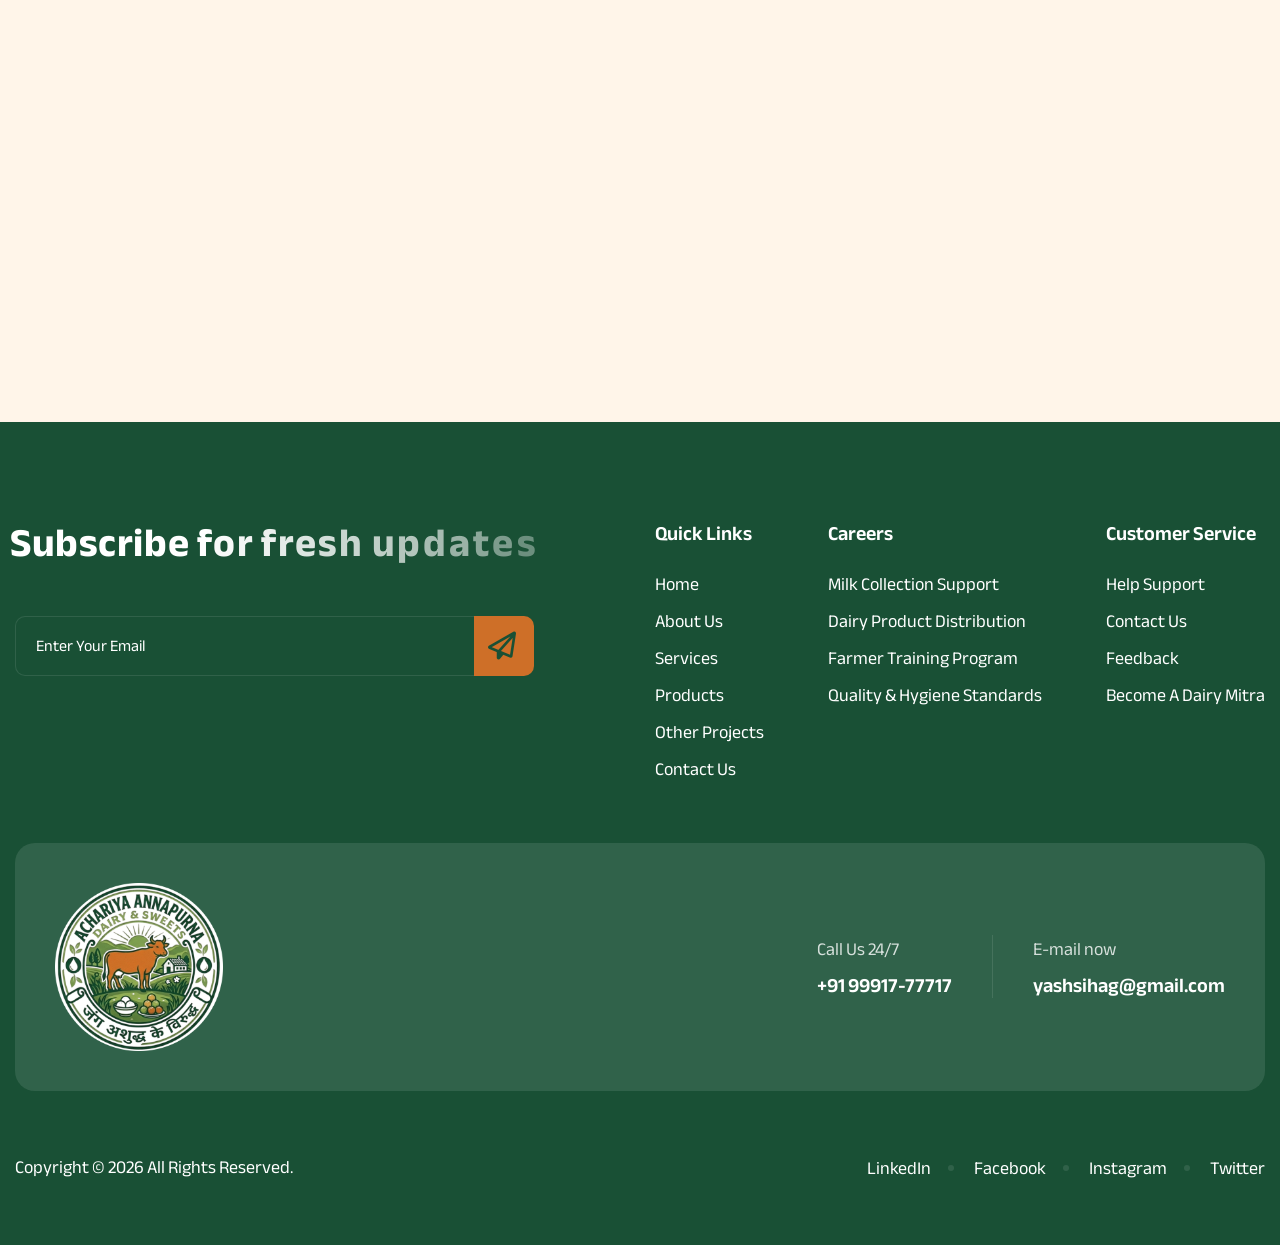
<file: contact.html>
<!DOCTYPE html>
<html lang="en">

<head>
    <!-- Meta -->
    <meta charset="utf-8">
    <meta http-equiv="X-UA-Compatible" content="IE=edge">
    <meta name="viewport" content="width=device-width, initial-scale=1.0, maximum-scale=1">
    <meta name="description"
        content="Achariya Annapurna Dairy Mitra is part of Achariya Technologies Pvt. Ltd. We help young people and farmers in villages start their own dairy business. With our help, they can produce milk, collect milk, and sell dairy products — all in one place.">
    <meta name="keywords"
        content="Achariya Dairy, Dairy Mitra, Dairy Business, Milk Production, Milk Collection, Dairy Products, Village Employment, Sustainable Farming, Grass-Fed Cows, Nature Care, Nutritious Milk, Animal Welfare, Dairy Mitra Partner, Pure Desi Milk, Rural Employment, Farmer Support, Clean Dairy Products, Start Your Own Business, Indian Dairy Tradition">
    <meta name="author" content="Awaiken">
    <!-- Page Title -->
    <title>Achariya Dairy | Contact Us</title>
    <!-- Favicon Icon -->
    <link rel="shortcut icon" type="image/x-icon" href="images/logo.png">
    <!-- Google Fonts Css-->
    <link rel="preconnect" href="https://fonts.googleapis.com/">
    <link rel="preconnect" href="https://fonts.gstatic.com/" crossorigin>
    <link href="https://fonts.googleapis.com/css2?family=Anek+Bangla:wght@100..800&amp;display=swap" rel="stylesheet">
    <!-- Bootstrap Css -->
    <link href="css/bootstrap.min.css" rel="stylesheet" media="screen">
    <!-- SlickNav Css -->
    <link href="css/slicknav.min.css" rel="stylesheet">
    <!-- Swiper Css -->
    <link rel="stylesheet" href="css/swiper-bundle.min.css">
    <!-- Font Awesome Icon Css-->
    <link href="css/all.min.css" rel="stylesheet" media="screen">
    <!-- Animated Css -->
    <link href="css/animate.css" rel="stylesheet">
    <!-- Magnific Popup Core Css File -->
    <link rel="stylesheet" href="css/magnific-popup.css">
    <!-- Mouse Cursor Css File -->
    <link rel="stylesheet" href="css/mousecursor.css">
    <!-- Main Custom Css -->
    <link href="css/custom.css" rel="stylesheet" media="screen">
</head>

<body>

    <!-- Preloader Start -->
    <!-- <div class="preloader">
        <div class="loading-container">
            <div class="loading"></div>
            <div id="loading-icon"><img src="images/logo.png" alt="logo"></div>
        </div>
    </div> -->
    <!-- Preloader End -->

    <!-- Header Start -->
    <header class="main-header">
        <div class="header-sticky">
            <nav class="navbar navbar-expand-lg">
                <div class="container">
                    <!-- Logo Start -->
                    <a class="navbar-brand" href="index.html">
                        <img height="100" width="100" class="h-auto" src="images/logo.png" alt="Logo">
                    </a>
                    <!-- Logo End -->

                    <!-- Main Menu Start -->
                    <div class="collapse navbar-collapse main-menu">
                        <div class="nav-menu-wrapper">
                            <ul class="navbar-nav mr-auto" id="menu">
                                <li class="nav-item"><a class="nav-link" href="index.html">Home</a></li>
                                <li class="nav-item"><a class="nav-link" href="about.html">About Us</a>
                                <li class="nav-item"><a class="nav-link" href="services.html">Services</a></li>
                                <li class="nav-item"><a class="nav-link" href="products.html">Products</a></li>
                                                                <li class="nav-item"><a class="nav-link" href="projects.html">Project Portfolio</a></li>

                                <li class="nav-item"><a class="nav-link" href="contact.html">Contact Us</a></li>
                            </ul>
                        </div>

                        <!-- Header Btn Start -->
                        <div class="header-btn">
                            <a href="becomePartner.html" class="btn-default">Become A Dairy Mitra</a>
                        </div>
                        <!-- Header Btn End -->
                    </div>
                    <!-- Main Menu End -->
                    <div class="navbar-toggle"></div>
                </div>
            </nav>
            <div class="responsive-menu"></div>
        </div>
    </header>
    <!-- Header End -->

    <!-- Page Header Start -->
    <div class="page-header parallaxie">
        <div class="container">
            <div class="row">
                <div class="col-lg-12">
                    <!-- Page Header Box Start -->
                    <div class="page-header-box">
                        <h1 class="text-anime-style-3" data-cursor="-opaque">Contact us</h1>
                        <nav class="wow fadeInUp">
                            <ol class="breadcrumb">
                                <li class="breadcrumb-item"><a href="index.html">home</a></li>
                                <li class="breadcrumb-item active"><a href="contact.html">contact us</a></li>
                            </ol>
                        </nav>
                    </div>
                    <!-- Page Header Box End -->
                </div>
            </div>
        </div>
    </div>
    <!-- Page Header End -->

    <!-- Scrolling Ticker Section Start -->
    <div class="our-scrolling-ticker">
        <!-- Scrolling Ticker Start -->
        <div class="scrolling-ticker-box">
            <div class="scrolling-content">
                <span><img src="images/icon-sparkle.svg" alt="star icon">गुणवत्ता वाला दूध</span>
                <span><img src="images/icon-sparkle.svg" alt="star icon">पशुओं की अच्छी देखभाल</span>
                <span><img src="images/icon-sparkle.svg" alt="star icon">डेयरी मित्र पार्टनर</span>
                <span><img src="images/icon-sparkle.svg" alt="star icon">शुद्ध देसी घी</span>
                <span><img src="images/icon-sparkle.svg" alt="star icon">गाँव में रोजगार</span>
                <span><img src="images/icon-sparkle.svg" alt="star icon">किसानों की मदद</span>
                <span><img src="images/icon-sparkle.svg" alt="star icon">स्वच्छ डेयरी उत्पाद</span>
                <span><img src="images/icon-sparkle.svg" alt="star icon">अपना व्यवसाय शुरू करें</span>
                <span><img src="images/icon-sparkle.svg" alt="star icon">भारतीय डेयरी परंपरा</span>
            </div>

            <div class="scrolling-content">
                <span><img src="images/icon-sparkle.svg" alt="star icon">गुणवत्ता वाला दूध</span>
                <span><img src="images/icon-sparkle.svg" alt="star icon">पशुओं की अच्छी देखभाल</span>
                <span><img src="images/icon-sparkle.svg" alt="star icon">डेयरी मित्र पार्टनर</span>
                <span><img src="images/icon-sparkle.svg" alt="star icon">शुद्ध देसी घी</span>
                <span><img src="images/icon-sparkle.svg" alt="star icon">गाँव में रोजगार</span>
                <span><img src="images/icon-sparkle.svg" alt="star icon">किसानों की मदद</span>
                <span><img src="images/icon-sparkle.svg" alt="star icon">स्वच्छ डेयरी उत्पाद</span>
                <span><img src="images/icon-sparkle.svg" alt="star icon">अपना व्यवसाय शुरू करें</span>
                <span><img src="images/icon-sparkle.svg" alt="star icon">भारतीय डेयरी परंपरा</span>
            </div>
        </div>
        <!-- Scrolling Ticker End -->
    </div>
    <!-- Scrolling Ticker Section End -->

    <!-- Page Contact Us Start -->
  <div class="page-contact-us">
    <div class="container">
        <div class="row align-items-center">
            <div class="col-lg-6">
                <!-- Contact Us Content Start -->
                <div class="contact-us-content">
                    <!-- Section Title Start -->
                    <div class="section-title">
                        <h3 class="wow fadeInUp">contact us</h3>
                        <h2 class="text-anime-style-3" data-cursor="-opaque">Stay direct connected with Achariya
                            Dairy Mitra</h2>
                    </div>
                    <!-- Section Title End -->

                    <!-- Contact Info Box Start -->
                    <div class="contact-info-box">
                        <!-- Contact Info List Start -->
                        <div class="contact-info-list">

                            <!-- Contact Info Item Start -->
                            <div class="contact-info-item wow fadeInUp" data-wow-delay="0.2s">
                                <div class="icon-box">
                                    <img src="images/icon-phone-primary.svg" alt="Phone Icon">
                                </div>
                                <div class="contact-item-content">
                                    <h3>Contact</h3>
                                    <p><a href="tel:+919991777717">+91 99917-77717</a></p>
                                </div>
                            </div>
                            <!-- Contact Info Item End -->

                            <!-- Contact Info Item Start -->
                            <div class="contact-info-item wow fadeInUp" data-wow-delay="0.4s">
                                <div class="icon-box">
                                    <img src="images/icon-mail-primary.svg" alt="Mail Icon">
                                </div>
                                <div class="contact-item-content">
                                    <h3>Email</h3>
                                    <p><a href="mailto:yashsihag@gmail.com">yashsihag@gmail.com</a></p>
                                </div>
                            </div>
                            <!-- Contact Info Item End -->

                            <!-- Contact Info Item Start -->
                            <div class="contact-info-item wow fadeInUp" data-wow-delay="0.6s">
                                <div class="icon-box">
                                    <img src="images/icon-location-primary.svg" alt="Location Icon">
                                </div>
                                <div class="contact-item-content">
                                    <h3>Address</h3>
                                    <p>Site No. 7P, Near Veda Hospital, Sector 16-17, Hisar – 125001 (HR) – INDIA</p>
                                </div>
                            </div>
                            <!-- Contact Info Item End -->

                        </div>
                        <!-- Contact Info List End -->

                        <!-- Contact Social List Start -->
                        <div class="contact-social-links wow fadeInUp" data-wow-delay="0.8s">
                            <h3>Follow Us Today :</h3>
                            <ul>
                                <li><a href="https://www.facebook.com/myachariya/"><i class="fa-brands fa-facebook-f"></i></a></li>
                                <li><a href="https://www.instagram.com/Achariyagroup"><i class="fa-brands fa-instagram"></i></a></li>
                                <li><a href="https://x.com/Achariyagroup"><i class="fa-brands fa-x-twitter"></i></a></li>
                            </ul>
                        </div>
                        <!-- Contact Social List End -->

                    </div>
                    <!-- Contact Info Box End -->
                </div>
                <!-- Contact Us Content End -->
            </div>

            <div class="col-lg-6">
                <!-- Contact Us Form Start -->
                <div class="contact-us-form dark-section">
                    <!-- Section Title Start -->
                    <div class="section-title">
                        <h2 class="text-anime-style-3" data-cursor="-opaque">Send a message</h2>
                    </div>
                    <!-- Section Title End -->

                    <!-- Contact Form Start -->
                    <div class="contact-form">
                        <form id="contactForm" class="wow fadeInUp" data-wow-delay="0.2s" novalidate>
                            <div class="row">

                                <!-- First Name -->
                                <div class="form-group col-md-6 mb-4">
                                    <input type="text" name="fname" class="form-control" id="fname"
                                        placeholder="First Name">
                                    <div class="help-block with-errors" id="fname-error"
                                        style="color:#e74c3c; font-size:13px; margin-top:5px; display:none;">
                                        Please enter your first name.
                                    </div>
                                </div>

                                <!-- Last Name -->
                                <div class="form-group col-md-6 mb-4">
                                    <input type="text" name="lname" class="form-control" id="lname"
                                        placeholder="Last Name">
                                    <div class="help-block with-errors" id="lname-error"
                                        style="color:#e74c3c; font-size:13px; margin-top:5px; display:none;">
                                        Please enter your last name.
                                    </div>
                                </div>

                                <!-- Email -->
                                <div class="form-group col-md-6 mb-4">
                                    <input type="email" name="email" class="form-control" id="email"
                                        placeholder="Email">
                                    <div class="help-block with-errors" id="email-error"
                                        style="color:#e74c3c; font-size:13px; margin-top:5px; display:none;">
                                        Please enter a valid email address.
                                    </div>
                                </div>

                                <!-- Phone -->
                                <div class="form-group col-md-6 mb-4">
                                    <input type="tel" name="phone" class="form-control" id="phone"
                                        placeholder="Phone Number" maxlength="10">
                                    <div class="help-block with-errors" id="phone-error"
                                        style="color:#e74c3c; font-size:13px; margin-top:5px; display:none;">
                                        Please enter a valid 10-digit phone number.
                                    </div>
                                </div>

                                <!-- Message -->
                                <div class="form-group col-md-12 mb-5">
                                    <textarea name="message" class="form-control" id="message" rows="4"
                                        placeholder="Your Message..."></textarea>
                                </div>

                                <!-- Submit Button -->
                                <div class="col-md-12">
                                    <button type="submit" class="btn-default btn-highlighted" id="submitBtn">
                                        Send on WhatsApp
                                    </button>
                                </div>

                            </div>
                        </form>

                        <!-- Success Message (shown after submit) -->
                        <div id="successMsg"
                            style="display:none; margin-top:20px; padding:15px 20px; background:#d4edda;
                                   border:1px solid #c3e6cb; border-radius:8px; color:#155724; font-size:15px;">
                            &#10003; Your message was sent successfully on WhatsApp!
                        </div>

                    </div>
                    <!-- Contact Form End -->
                </div>
                <!-- Contact Us Form End -->
            </div>

        </div>
    </div>
</div>
    <!-- Page Contact Us End -->

    <!-- Google Map Start -->
    <div class="google-map">
        <div class="container-fluid">
            <div class="row">
                <div class="col-lg-12">
                    <!-- Google Map IFrame Start -->
                    <div class="google-map-iframe">
                        <iframe
                            src="https://www.google.com/maps/embed?pb=!1m18!1m12!1m3!1d6569.992059812024!2d75.72367948728768!3d29.12514832266027!2m3!1f0!2f0!3f0!3m2!1i1024!2i768!4f13.1!3m3!1m2!1s0x3912332e17afb235%3A0x3caf6f806512e2bd!2sAchariya%20Technologies%20Private%20Limited!5e0!3m2!1sen!2sin!4v1778599313358!5m2!1sen!2sin"
                            allowfullscreen="" loading="lazy" referrerpolicy="no-referrer-when-downgrade"></iframe>
                    </div>
                    <!-- Google Map IFrame End -->
                </div>
            </div>
        </div>
    </div>
    <!-- Google Map End -->

    <!-- Footer Section Start -->
    <footer class="main-footer dark-section">
        <div class="container">
            <div class="row">
                <div class="col-lg-6">
                    <!-- Footer Newsletter Box Start -->
                    <div class="footer-newsletter-box">
                        <div class="section-title">
                            <h2 class="text-anime-style-3" data-cursor="-opaque">Subscribe for fresh updates</h2>
                        </div>
                        <div class="newsletter-form">
                            <form id="newsletterForm" action="#" method="POST">
                                <div class="form-group">
                                    <input type="email" name="email" class="form-control" id="mail"
                                        placeholder="Enter Your Email" required="">
                                    <button type="submit" class="newsletter-btn"><i
                                            class="fa-regular fa-paper-plane"></i></button>
                                </div>
                            </form>
                        </div>
                    </div>
                    <!-- Footer Newsletter Box End -->
                </div>

                <div class="col-lg-6">
                    <!-- Footer Links List Start -->
                    <div class="footer-link-list">
                        <div class="footer-links">
                            <h3>Quick Links</h3>
                            <ul>
                                <li><a href="index.html">home</a></li>
                                <li><a href="about.html">about Us</a></li>
                                <li><a href="services.html">services</a></li>
                                <li><a href="products.html">Products</a></li>
                                <li><a href="projects.html">Other Projects</a></li>
                                <li><a href="contact.html">Contact Us</a></li>
                            </ul>
                        </div>

                        <div class="footer-links">
                            <h3>Careers</h3>
                            <ul>
                                <li><a href="customerServices.html">Milk Collection Support</a></li>
                                <li><a href="customerServices.html">Dairy Product Distribution</a></li>
                                <li><a href="customerServices.html">Farmer Training Program</a></li>
                                <li><a href="customerServices.html">Quality &amp; Hygiene Standards</a></li>
                            </ul>
                        </div>

                        <div class="footer-links">
                            <h3>Customer Service</h3>
                            <ul>
                                <li><a href="contact.html">Help Support</a></li>
                                <li><a href="contact.html">Contact Us</a></li>
                                <li><a href="contact.html">Feedback</a></li>
                                <li><a href="becomePartner.html">Become A Dairy Mitra</a></li>

                            </ul>
                        </div>
                    </div>
                    <!-- Footer Links List End -->
                </div>

                <div class="col-lg-12">
                    <!-- Footer CTA Box Start -->
                    <div class="footer-cta-box">
                        <div class="footer-logo">
                            <img src="images/logo.png" alt="Footer Logo">
                        </div>
                        <div class="footer-contact-box">
                            <div class="footer-contact-item">
                                <p>Call Us 24/7</p>
                                <h3><a href="tel:+919991777717">+91 99917-77717</a></h3>
                            </div>
                            <div class="footer-contact-item">
                                <p>E-mail now</p>
                                <h3><a href="mailto:yashsihag@gmail.com">yashsihag@gmail.com</a></h3>
                            </div>
                        </div>
                    </div>
                    <!-- Footer CTA Box End -->
                </div>
            </div>

            <!-- Footer Copyright Section Start -->
            <div class="footer-copyright">
                <div class="row align-items-center">
                    <div class="col-md-5">
                        <div class="footer-copyright-text">
                            <p>Copyright &copy; 2026 All Rights Reserved.</p>
                        </div>
                    </div>
                    <div class="col-md-7">
                        <div class="footer-menu">
                            <ul>
                                <li><a target="_blank"
                                        href="https://www.linkedin.com/checkpoint/challengesV2/AQGO1fmhPZEIlwAAAZ4c6IcQd9fDFSZwbHVdGjU8meF9PoRvhyNJB8ZWpq90txjRPBxmHElVD2ii1WHzoU77EKYR0bt0VRd5uw?ut=0xBhHgH_dtkIg1">LinkedIn</a>
                                </li>
                                <li><a target="_blank" href="https://www.facebook.com/myachariya/">Facebook</a></li>
                                <li><a target="_blank" href="https://www.instagram.com/Achariyagroup">Instagram</a></li>
                                <li><a target="_blank" href="https://x.com/Achariyagroup">Twitter</a></li>
                            </ul>
                        </div>
                    </div>
                </div>
            </div>
            <!-- Footer Copyright Section End -->
        </div>
    </footer>
    <!-- Footer Section End -->
<script>
    document.getElementById('contactForm').addEventListener('submit', function (e) {
        e.preventDefault();

        // Get field values
        var fname   = document.getElementById('fname').value.trim();
        var lname   = document.getElementById('lname').value.trim();
        var email   = document.getElementById('email').value.trim();
        var phone   = document.getElementById('phone').value.trim();
        var message = document.getElementById('message').value.trim();

        // Hide all error messages first
        document.getElementById('fname-error').style.display  = 'none';
        document.getElementById('lname-error').style.display  = 'none';
        document.getElementById('email-error').style.display  = 'none';
        document.getElementById('phone-error').style.display  = 'none';

        // Remove red border from all fields
        document.getElementById('fname').style.borderColor  = '';
        document.getElementById('lname').style.borderColor  = '';
        document.getElementById('email').style.borderColor  = '';
        document.getElementById('phone').style.borderColor  = '';

        // Validate fields
        var isValid = true;

        if (fname === '') {
            document.getElementById('fname-error').style.display = 'block';
            document.getElementById('fname').style.borderColor = '#e74c3c';
            isValid = false;
        }

        if (lname === '') {
            document.getElementById('lname-error').style.display = 'block';
            document.getElementById('lname').style.borderColor = '#e74c3c';
            isValid = false;
        }

        // Simple email format check
        var emailPattern = /^[^\s@]+@[^\s@]+\.[^\s@]+$/;
        if (email === '' || !emailPattern.test(email)) {
            document.getElementById('email-error').style.display = 'block';
            document.getElementById('email').style.borderColor = '#e74c3c';
            isValid = false;
        }

        // Phone must be exactly 10 digits
        var phonePattern = /^[0-9]{10}$/;
        if (!phonePattern.test(phone)) {
            document.getElementById('phone-error').style.display = 'block';
            document.getElementById('phone').style.borderColor = '#e74c3c';
            isValid = false;
        }

        // If any field is invalid, stop here
        if (!isValid) return;

        // Build WhatsApp message text
        var waMessage =
            'Hello Achariya Dairy Mitra!' +
            '\n\nName: '    + fname + ' ' + lname +
            '\nEmail: '    + email +
            '\nPhone: '    + phone +
            '\nMessage: '  + (message !== '' ? message : 'No message provided.');

        // WhatsApp number (your registered number)
        var waNumber = '919991777717';

        // Open WhatsApp with pre-filled message
        var waURL = 'https://wa.me/' + waNumber + '?text=' + encodeURIComponent(waMessage);
        window.open(waURL, '_blank');

        // Clear all fields after successful submit
        document.getElementById('fname').value    = '';
        document.getElementById('lname').value    = '';
        document.getElementById('email').value    = '';
        document.getElementById('phone').value    = '';
        document.getElementById('message').value  = '';

        // Remove any red borders left
        document.getElementById('fname').style.borderColor  = '';
        document.getElementById('lname').style.borderColor  = '';
        document.getElementById('email').style.borderColor  = '';
        document.getElementById('phone').style.borderColor  = '';

        // Show success message for 4 seconds
        var successMsg = document.getElementById('successMsg');
        successMsg.style.display = 'block';
        setTimeout(function () {
            successMsg.style.display = 'none';
        }, 4000);
    });
</script>
    <!-- Jquery Library File -->
    <script src="js/jquery-3.7.1.min.js"></script>
    <!-- Bootstrap js file -->
    <script src="js/bootstrap.min.js"></script>
    <!-- Validator js file -->
    <script src="js/validator.min.js"></script>
    <!-- SlickNav js file -->
    <script src="js/jquery.slicknav.js"></script>
    <!-- Swiper js file -->
    <script src="js/swiper-bundle.min.js"></script>
    <!-- Counter js file -->
    <script src="js/jquery.waypoints.min.js"></script>
    <script src="js/jquery.counterup.min.js"></script>
    <!-- Magnific js file -->
    <script src="js/jquery.magnific-popup.min.js"></script>
    <!-- SmoothScroll -->
    <script src="js/SmoothScroll.js"></script>
    <!-- Parallax js -->
    <script src="js/parallaxie.js"></script>
    <!-- MagicCursor js file -->
    <script src="js/gsap.min.js"></script>
    <script src="js/magiccursor.js"></script>
    <!-- Text Effect js file -->
    <script src="js/SplitText.js"></script>
    <script src="js/ScrollTrigger.min.js"></script>
    <!-- YTPlayer js File -->
    <script src="js/jquery.mb.YTPlayer.min.js"></script>
    <!-- Wow js file -->
    <script src="js/wow.min.js"></script>
    <!-- Main Custom js file -->
    <script src="js/function.js"></script>
</body>


</html>
</file>
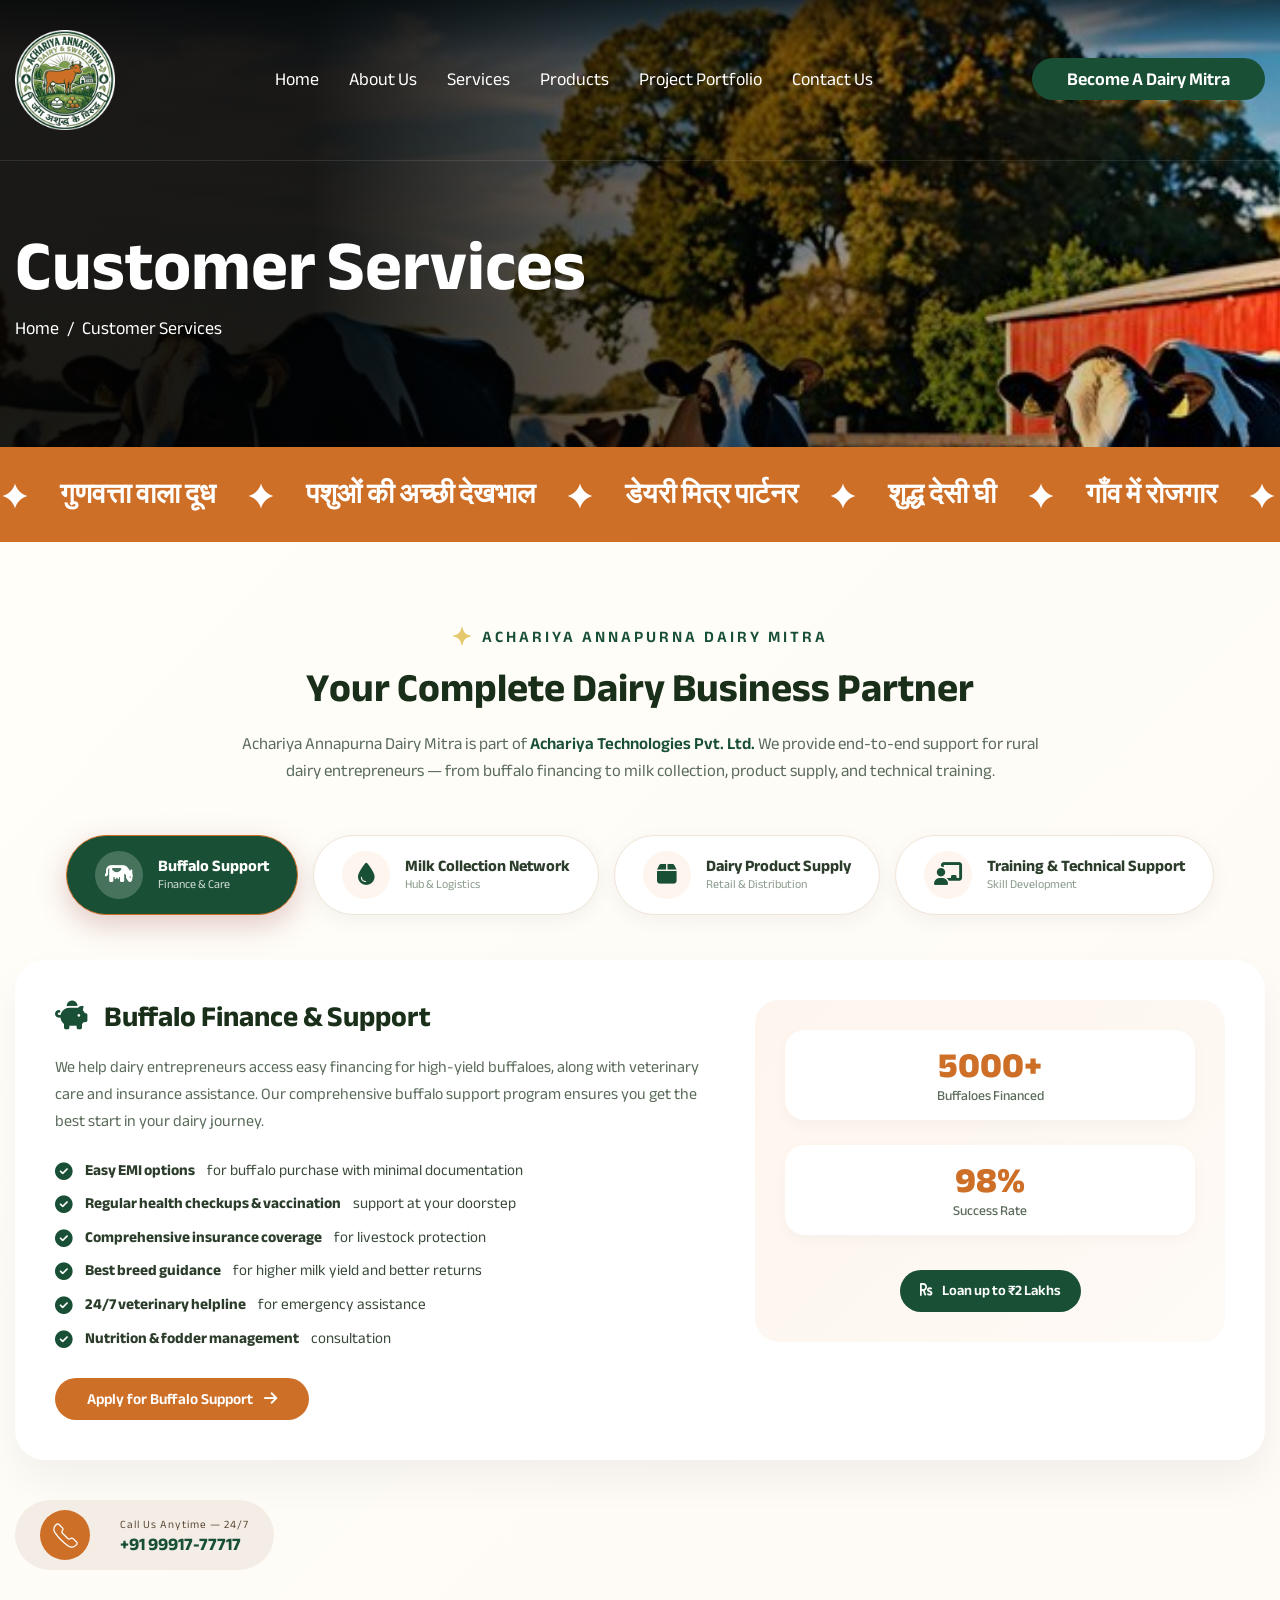
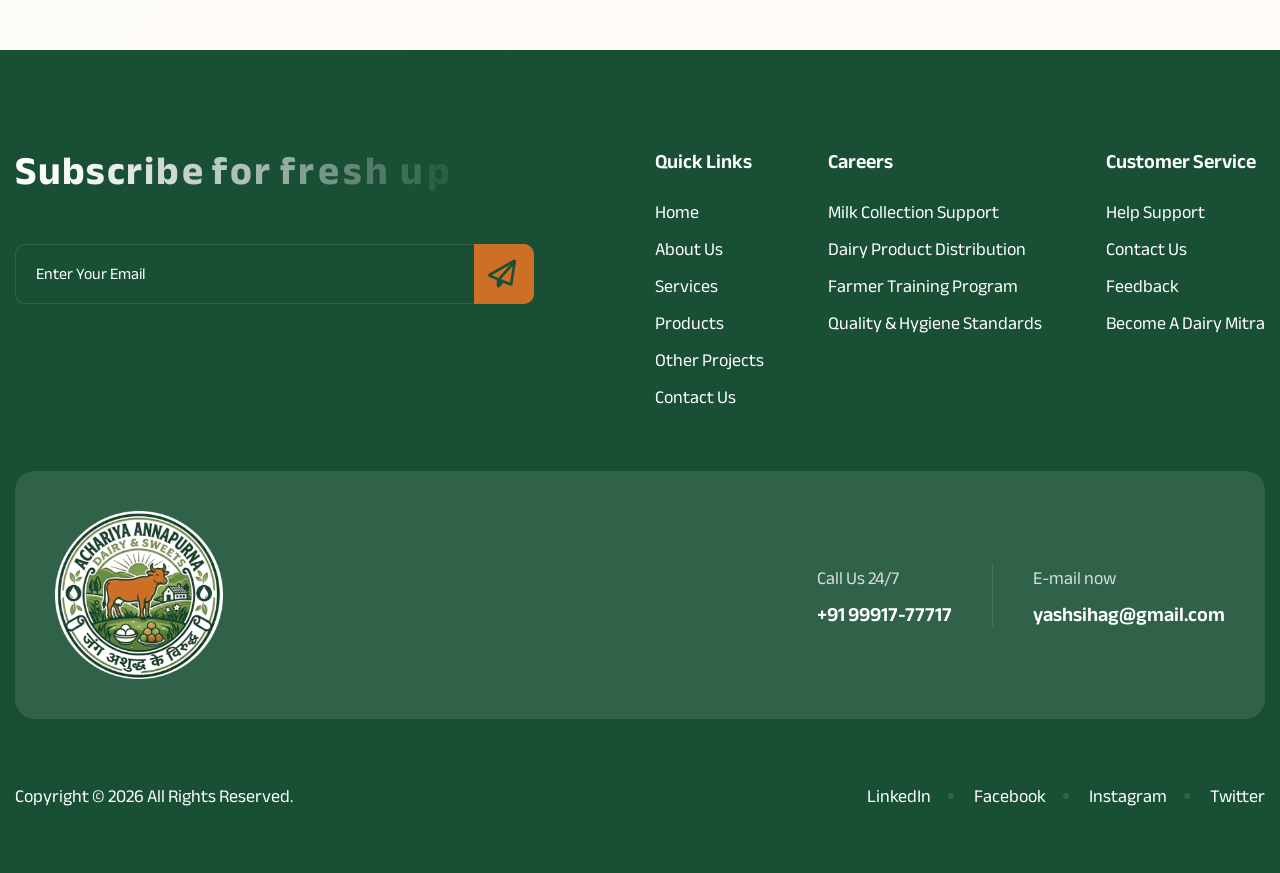
<file: customerServices.html>
<!DOCTYPE html>
<html lang="en">

<!-- Mirrored from html.awaikenthemes.com/milkzen/milk-products/about.html by HTTrack Website Copier/3.x [XR&CO'2014], Tue, 12 May 2026 10:28:23 GMT -->

<head>
    <!-- Meta -->
    <meta charset="utf-8">
    <meta http-equiv="X-UA-Compatible" content="IE=edge">
    <meta name="viewport" content="width=device-width, initial-scale=1.0, maximum-scale=1">
    <meta name="description"
        content="Achariya Dairy is a leading dairy company committed to providing high-quality milk and dairy products. We source our milk from local farmers, ensuring freshness and supporting rural communities. Our product range includes pure milk, ghee, paneer, flavored milk, sweets, spices (masale), and pickles (aachar). With a focus on sustainability and animal welfare, we strive to deliver nutritious and delicious dairy products while empowering farmers and promoting traditional Indian dairy practices.">
    <meta name="keywords"
        content="dairy, milk, ghee, paneer, flavored milk, sweets, spices, pickles, masale, aachar, Indian dairy, fresh milk, dairy products, rural farmers, sustainable dairy, animal welfare, traditional dairy practices">
    <meta name="author" content="Awaiken">
    <!-- Page Title -->
    <title>Achariya Dairy | Customer Services</title>
    <!-- Favicon Icon -->
    <link rel="shortcut icon" type="image/x-icon" href="images/logo.png">
    <!-- Google Fonts Css-->
    <link rel="preconnect" href="https://fonts.googleapis.com/">
    <link rel="preconnect" href="https://fonts.gstatic.com/" crossorigin>
    <link href="https://fonts.googleapis.com/css2?family=Anek+Bangla:wght@100..800&amp;display=swap" rel="stylesheet">
    <!-- Bootstrap Css -->
    <link href="css/bootstrap.min.css" rel="stylesheet" media="screen">
    <!-- SlickNav Css -->
    <link href="css/slicknav.min.css" rel="stylesheet">
    <!-- Swiper Css -->
    <link rel="stylesheet" href="css/swiper-bundle.min.css">
    <!-- Font Awesome Icon Css-->
    <link href="css/all.min.css" rel="stylesheet" media="screen">
    <!-- Animated Css -->
    <link href="css/animate.css" rel="stylesheet">
    <!-- Magnific Popup Core Css File -->
    <link rel="stylesheet" href="css/magnific-popup.css">
    <!-- Mouse Cursor Css File -->
    <link rel="stylesheet" href="css/mousecursor.css">
    <!-- Main Custom Css -->
    <link href="css/custom.css" rel="stylesheet" media="screen">
</head>

<body>

    <!-- Preloader Start -->
    <!-- <div class="preloader">
        <div class="loading-container">
            <div class="loading"></div>
            <div id="loading-icon"><img src="images/logo.png" alt="Loading Icon"></div>
        </div>
    </div> -->
    <!-- Preloader End -->

    <!-- Header Start -->
    <header class="main-header">
        <div class="header-sticky">
            <nav class="navbar navbar-expand-lg">
                <div class="container">
                    <!-- Logo Start -->
                    <a class="navbar-brand" href="index.html">
                        <img height="100" width="100" class="h-auto" src="images/logo.png" alt="Logo">
                    </a>
                    <!-- Logo End -->

                    <!-- Main Menu Start -->
                    <div class="collapse navbar-collapse main-menu">
                        <div class="nav-menu-wrapper">
                            <ul class="navbar-nav mr-auto" id="menu">
                                <li class="nav-item"><a class="nav-link" href="index.html">Home</a></li>
                                <li class="nav-item"><a class="nav-link" href="about.html">About Us</a>
                                <li class="nav-item"><a class="nav-link" href="services.html">Services</a></li>
                                <li class="nav-item"><a class="nav-link" href="products.html">Products</a></li>
                                                                <li class="nav-item"><a class="nav-link" href="projects.html">Project Portfolio</a></li>

                                <li class="nav-item"><a class="nav-link" href="contact.html">Contact Us</a></li>
                            </ul>
                        </div>

                        <!-- Header Btn Start -->
                        <div class="header-btn">
                            <a href="becomePartner.html" class="btn-default">Become A Dairy Mitra</a>
                        </div>
                        <!-- Header Btn End -->
                    </div>
                    <!-- Main Menu End -->
                    <div class="navbar-toggle"></div>
                </div>
            </nav>
            <div class="responsive-menu"></div>
        </div>
    </header>
    <!-- Header End -->

    <!-- Page Header Start -->
    <div class="page-header parallaxie">
        <div class="container">
            <div class="row">
                <div class="col-lg-12">
                    <!-- Page Header Box Start -->
                    <div class="page-header-box">
                        <h1 class="text-anime-style-3" data-cursor="-opaque">Customer Services</h1>
                        <nav class="wow fadeInUp">
                            <ol class="breadcrumb">
                                <li class="breadcrumb-item"><a href="index.html">home</a></li>
                                <li class="breadcrumb-item active" aria-current="page">customer services</li>
                            </ol>
                        </nav>
                    </div>
                    <!-- Page Header Box End -->
                </div>
            </div>
        </div>
    </div>
    <!-- Page Header End -->

    <!-- Scrolling Ticker Section Start -->
    <div class="our-scrolling-ticker">
        <!-- Scrolling Ticker Start -->
        <div class="scrolling-ticker-box">
            <div class="scrolling-content">
                <span><img src="images/icon-sparkle.svg" alt="star icon">गुणवत्ता वाला दूध</span>
                <span><img src="images/icon-sparkle.svg" alt="star icon">पशुओं की अच्छी देखभाल</span>
                <span><img src="images/icon-sparkle.svg" alt="star icon">डेयरी मित्र पार्टनर</span>
                <span><img src="images/icon-sparkle.svg" alt="star icon">शुद्ध देसी घी</span>
                <span><img src="images/icon-sparkle.svg" alt="star icon">गाँव में रोजगार</span>
                <span><img src="images/icon-sparkle.svg" alt="star icon">किसानों की मदद</span>
                <span><img src="images/icon-sparkle.svg" alt="star icon">स्वच्छ डेयरी उत्पाद</span>
                <span><img src="images/icon-sparkle.svg" alt="star icon">अपना व्यवसाय शुरू करें</span>
                <span><img src="images/icon-sparkle.svg" alt="star icon">भारतीय डेयरी परंपरा</span>
            </div>

            <div class="scrolling-content">
                <span><img src="images/icon-sparkle.svg" alt="star icon">गुणवत्ता वाला दूध</span>
                <span><img src="images/icon-sparkle.svg" alt="star icon">पशुओं की अच्छी देखभाल</span>
                <span><img src="images/icon-sparkle.svg" alt="star icon">डेयरी मित्र पार्टनर</span>
                <span><img src="images/icon-sparkle.svg" alt="star icon">शुद्ध देसी घी</span>
                <span><img src="images/icon-sparkle.svg" alt="star icon">गाँव में रोजगार</span>
                <span><img src="images/icon-sparkle.svg" alt="star icon">किसानों की मदद</span>
                <span><img src="images/icon-sparkle.svg" alt="star icon">स्वच्छ डेयरी उत्पाद</span>
                <span><img src="images/icon-sparkle.svg" alt="star icon">अपना व्यवसाय शुरू करें</span>
                <span><img src="images/icon-sparkle.svg" alt="star icon">भारतीय डेयरी परंपरा</span>
            </div>
        </div>
        <!-- Scrolling Ticker End -->
    </div>
    <!-- Scrolling Ticker Section End -->

    <!-- Customer Services Section Start -->
    <!-- Customer Services Section with 4 Tabs - No Images -->
    <div class="customer-services-section section-padding">
        <div class="container">
            <div class="row">
                <div class="col-lg-12">
                    <!-- Section Header Start -->
                    <div class="section-title text-center">
                        <h3 class="wow fadeInUp">Achariya Annapurna Dairy Mitra</h3>
                        <h2 class="text-anime-style-3" data-cursor="-opaque">Your Complete Dairy Business Partner</h2>
                        <p class="wow fadeInUp" data-wow-delay="0.2s">Achariya Annapurna Dairy Mitra is part of
                            <a href="https://achariyagroup.in/" target="_blank">Achariya Technologies Pvt. Ltd.</a>
                            We provide end-to-end support for rural dairy entrepreneurs — from buffalo financing to
                            milk collection, product supply, and technical training.
                        </p>
                    </div>
                    <!-- Section Header End -->
                </div>
            </div>

            <div class="row">
                <div class="col-lg-12">
                    <!-- 4 Tabs Navigation Start - Modern Design -->
                    <div class="service-tabs-nav">
                        <button class="tab-btn active" data-tab="tab1">
                            <div class="tab-icon">
                                <i class="fas fa-cow"></i>
                            </div>
                            <div class="tab-text">
                                <span class="tab-title">Buffalo Support</span>
                                <span class="tab-sub">Finance & Care</span>
                            </div>
                        </button>
                        <button class="tab-btn" data-tab="tab2">
                            <div class="tab-icon">
                                <i class="fas fa-tint"></i>
                            </div>
                            <div class="tab-text">
                                <span class="tab-title">Milk Collection Network</span>
                                <span class="tab-sub">Hub & Logistics</span>
                            </div>
                        </button>
                        <button class="tab-btn" data-tab="tab3">
                            <div class="tab-icon">
                                <i class="fas fa-box"></i>
                            </div>
                            <div class="tab-text">
                                <span class="tab-title">Dairy Product Supply</span>
                                <span class="tab-sub">Retail & Distribution</span>
                            </div>
                        </button>
                        <button class="tab-btn" data-tab="tab4">
                            <div class="tab-icon">
                                <i class="fas fa-chalkboard-user"></i>
                            </div>
                            <div class="tab-text">
                                <span class="tab-title">Training & Technical Support</span>
                                <span class="tab-sub">Skill Development</span>
                            </div>
                        </button>
                    </div>
                    <!-- 4 Tabs Navigation End -->

                    <!-- Tab Content Container -->
                    <div class="tab-content-container">
                        <!-- Tab 1: Buffalo Support -->
                        <div class="tab-pane active-pane" id="tab1">
                            <div class="row">
                                <div class="col-lg-7">
                                    <div class="tab-info">
                                        <h3><i class="fas fa-piggy-bank"></i> Buffalo Finance & Support</h3>
                                        <p>We help dairy entrepreneurs access easy financing for high-yield buffaloes,
                                            along with veterinary care and insurance assistance. Our comprehensive
                                            buffalo support program ensures you get the best start in your dairy
                                            journey.</p>
                                        <ul class="info-list">
                                            <li><i class="fas fa-check-circle"></i> <strong>Easy EMI options</strong>
                                                for buffalo purchase with minimal documentation</li>
                                            <li><i class="fas fa-check-circle"></i> <strong>Regular health checkups &
                                                    vaccination</strong> support at your doorstep</li>
                                            <li><i class="fas fa-check-circle"></i> <strong>Comprehensive insurance
                                                    coverage</strong> for livestock protection</li>
                                            <li><i class="fas fa-check-circle"></i> <strong>Best breed guidance</strong>
                                                for higher milk yield and better returns</li>
                                            <li><i class="fas fa-check-circle"></i> <strong>24/7 veterinary
                                                    helpline</strong> for emergency assistance</li>
                                            <li><i class="fas fa-check-circle"></i> <strong>Nutrition & fodder
                                                    management</strong> consultation</li>
                                        </ul>
                                        <a href="contact.html" class="btn-dairy">Apply for Buffalo Support <i
                                                class="fas fa-arrow-right"></i></a>
                                    </div>
                                </div>
                                <div class="col-lg-5">
                                    <div class="tab-highlight">
                                        <div class="stat-box">
                                            <div class="stat-number">5000+</div>
                                            <div class="stat-label">Buffaloes Financed</div>
                                        </div>
                                        <div class="stat-box">
                                            <div class="stat-number">98%</div>
                                            <div class="stat-label">Success Rate</div>
                                        </div>
                                        <div class="feature-tag">
                                            <i class="fas fa-rupee-sign"></i> Loan up to ₹2 Lakhs
                                        </div>
                                    </div>
                                </div>
                            </div>
                        </div>

                        <!-- Tab 2: Milk Collection Network -->
                        <div class="tab-pane" id="tab2">
                            <div class="row">
                                <div class="col-lg-7">
                                    <div class="tab-info">
                                        <h3><i class="fas fa-network-wired"></i> Organized Milk Collection Hubs</h3>
                                        <p>Establish village-level milk collection centers with digital payment systems,
                                            quality testing, and cold chain linkages. Join our network to become a vital
                                            link between farmers and dairy consumers.</p>
                                        <ul class="info-list">
                                            <li><i class="fas fa-check-circle"></i> <strong>Digital payment</strong> to
                                                farmers within 24 hours of collection</li>
                                            <li><i class="fas fa-check-circle"></i> <strong>Lactometer & fat
                                                    testing</strong> equipment support provided</li>
                                            <li><i class="fas fa-check-circle"></i> <strong>Bulk milk chilling</strong>
                                                facility integration for freshness</li>
                                            <li><i class="fas fa-check-circle"></i> <strong>Transparent
                                                    weighing</strong> and automated reporting system</li>
                                            <li><i class="fas fa-check-circle"></i> <strong>GPS-enabled collection
                                                    routes</strong> for efficiency</li>
                                            <li><i class="fas fa-check-circle"></i> <strong>Quality incentive
                                                    program</strong> for high-grade milk</li>
                                        </ul>
                                        <a href="contact.html" class="btn-dairy">Start Collection Center <i
                                                class="fas fa-arrow-right"></i></a>
                                    </div>
                                </div>
                                <div class="col-lg-5">
                                    <div class="tab-highlight">
                                        <div class="stat-box">
                                            <div class="stat-number">200+</div>
                                            <div class="stat-label">Active Collection Hubs</div>
                                        </div>
                                        <div class="stat-box">
                                            <div class="stat-number">50K Ltrs</div>
                                            <div class="stat-label">Daily Collection</div>
                                        </div>
                                    </div>
                                </div>
                            </div>
                        </div>

                        <!-- Tab 3: Dairy Product Supply -->
                        <div class="tab-pane" id="tab3">
                            <div class="row">
                                <div class="col-lg-7">
                                    <div class="tab-info">
                                        <h3><i class="fas fa-store"></i> Retail & Distribution Network</h3>
                                        <p>Supply chain support for selling ghee, paneer, flavored milk, sweets, spices
                                            (masale), and pickles (aachar) across villages and towns. Build your own
                                            dairy retail business with our brand support.</p>
                                        <ul class="info-list">
                                            <li><i class="fas fa-check-circle"></i> <strong>Branded packaging</strong> &
                                                complete marketing support</li>
                                            <li><i class="fas fa-check-circle"></i> <strong>Direct linkage</strong> to
                                                local retail shops and institutions</li>
                                            <li><i class="fas fa-check-circle"></i> <strong>Value-added
                                                    products</strong> (ghee, lassi, peda, paneer, flavored milk)</li>
                                            <li><i class="fas fa-check-circle"></i> <strong>Scheduled logistics</strong>
                                                for fresh daily delivery</li>
                                            <li><i class="fas fa-check-circle"></i> <strong>Festive special product
                                                    lines</strong> for extra earnings</li>
                                            <li><i class="fas fa-check-circle"></i> <strong>Return/expiry
                                                    management</strong> support</li>
                                        </ul>
                                        <a href="becomePartner.html" class="btn-dairy">Become a Dairy Mitra <i
                                                class="fas fa-arrow-right"></i></a>
                                    </div>
                                </div>
                                <div class="col-lg-5">
                                    <div class="tab-highlight">
                                        <div class="stat-box">
                                            <div class="stat-number">15+</div>
                                            <div class="stat-label">Product Varieties</div>
                                        </div>
                                        <div class="stat-box">
                                            <div class="stat-number">1000+</div>
                                            <div class="stat-label">Retail Outlets</div>
                                        </div>
                                        <div class="feature-tag">
                                            <i class="fas fa-truck"></i> Doorstep Delivery
                                        </div>
                                    </div>
                                </div>
                            </div>
                        </div>

                        <!-- Tab 4: Training & Technical Support -->
                        <div class="tab-pane" id="tab4">
                            <div class="row">
                                <div class="col-lg-7">
                                    <div class="tab-info">
                                        <h3><i class="fas fa-graduation-cap"></i> Skill Development Programs</h3>
                                        <p>Regular training on modern dairy farming, hygiene standards, animal
                                            nutrition, and business management for rural youth and women. Empowering
                                            entrepreneurs with knowledge and skills.</p>
                                        <ul class="info-list">
                                            <li><i class="fas fa-check-circle"></i> <strong>Free monthly
                                                    workshops</strong> on cattle care & scientific milking</li>
                                            <li><i class="fas fa-check-circle"></i> <strong>Quality & hygiene
                                                    certification</strong> program</li>
                                            <li><i class="fas fa-check-circle"></i> <strong>Business planning &
                                                    bookkeeping</strong> guidance</li>
                                            <li><i class="fas fa-check-circle"></i> <strong>Ongoing technical
                                                    helpline</strong> for daily support</li>
                                            <li><i class="fas fa-check-circle"></i> <strong>Women entrepreneur special
                                                    batch</strong> with flexible timings</li>
                                            <li><i class="fas fa-check-circle"></i> <strong>Digital literacy & payment
                                                    app training</strong></li>
                                        </ul>
                                        <a href="contact.html" class="btn-dairy">Enroll for Training <i
                                                class="fas fa-arrow-right"></i></a>
                                    </div>
                                </div>
                                <div class="col-lg-5">
                                    <div class="tab-highlight">
                                        <div class="stat-box">
                                            <div class="stat-number">5000+</div>
                                            <div class="stat-label">Trained Entrepreneurs</div>
                                        </div>
                                        <div class="stat-box">
                                            <div class="stat-number">150+</div>
                                            <div class="stat-label">Workshops Conducted</div>
                                        </div>
                                        <div class="feature-tag">
                                            <i class="fas fa-certificate"></i> Govt. Recognized
                                        </div>
                                    </div>
                                </div>
                            </div>
                        </div>
                    </div>

                    <!-- Footer Contact Section -->
                    <div class="about-us-footer wow fadeInUp" data-wow-delay="0.8s">
                        <div class="contact-now-box">
                            <div class="icon-box">
                                <img src="images/icon-phone-white.svg" alt="Phone Icon">
                            </div>
                            <div class="contact-now-box-content">
                                <p>Call Us Anytime — 24/7</p>
                                <h3><a href="tel:+919991777717">+91 99917-77717</a></h3>
                            </div>
                        </div>
                    </div>
                </div>
            </div>
        </div>
    </div>
    <!-- Customer Services Section End -->

    <!-- Footer Section Start -->
    <footer class="main-footer dark-section">
        <div class="container">
            <div class="row">
                <div class="col-lg-6">
                    <!-- Footer Newsletter Box Start -->
                    <div class="footer-newsletter-box">
                        <div class="section-title">
                            <h2 class="text-anime-style-3" data-cursor="-opaque">Subscribe for fresh updates</h2>
                        </div>
                        <div class="newsletter-form">
                            <form id="newsletterForm" action="#" method="POST">
                                <div class="form-group">
                                    <input type="email" name="email" class="form-control" id="mail"
                                        placeholder="Enter Your Email" required="">
                                    <button type="submit" class="newsletter-btn"><i
                                            class="fa-regular fa-paper-plane"></i></button>
                                </div>
                            </form>
                        </div>
                    </div>
                    <!-- Footer Newsletter Box End -->
                </div>

                <div class="col-lg-6">
                    <!-- Footer Links List Start -->
                    <div class="footer-link-list">
                        <div class="footer-links">
                            <h3>Quick Links</h3>
                            <ul>
                                <li><a href="index.html">home</a></li>
                                <li><a href="about.html">about Us</a></li>
                                <li><a href="services.html">services</a></li>
                                <li><a href="products.html">Products</a></li>
                                <li><a href="projects.html">Other Projects</a></li>
                                <li><a href="contact.html">Contact Us</a></li>
                            </ul>
                        </div>

                        <div class="footer-links">
                            <h3>Careers</h3>
                            <ul>
                                <li><a href="customerServices.html">Milk Collection Support</a></li>
                                <li><a href="customerServices.html">Dairy Product Distribution</a></li>
                                <li><a href="customerServices.html">Farmer Training Program</a></li>
                                <li><a href="customerServices.html">Quality &amp; Hygiene Standards</a></li>
                            </ul>
                        </div>

                        <div class="footer-links">
                            <h3>Customer Service</h3>
                            <ul>
                                <li><a href="contact.html">Help Support</a></li>
                                <li><a href="contact.html">Contact Us</a></li>
                                <li><a href="contact.html">Feedback</a></li>
                                <li><a href="becomePartner.html">Become A Dairy Mitra</a></li>

                            </ul>
                        </div>
                    </div>
                    <!-- Footer Links List End -->
                </div>

                <div class="col-lg-12">
                    <!-- Footer CTA Box Start -->
                    <div class="footer-cta-box">
                        <div class="footer-logo">
                            <img src="images/logo.png" alt="Footer Logo">
                        </div>
                        <div class="footer-contact-box">
                            <div class="footer-contact-item">
                                <p>Call Us 24/7</p>
                                <h3><a href="tel:+919991777717">+91 99917-77717</a></h3>
                            </div>
                            <div class="footer-contact-item">
                                <p>E-mail now</p>
                                <h3><a href="mailto:yashsihag@gmail.com">yashsihag@gmail.com</a></h3>
                            </div>
                        </div>
                    </div>
                    <!-- Footer CTA Box End -->
                </div>
            </div>

            <!-- Footer Copyright Section Start -->
            <div class="footer-copyright">
                <div class="row align-items-center">
                    <div class="col-md-5">
                        <div class="footer-copyright-text">
                            <p>Copyright &copy; 2026 All Rights Reserved.</p>
                        </div>
                    </div>
                    <div class="col-md-7">
                        <div class="footer-menu">
                            <ul>
                                <li><a target="_blank"
                                        href="https://www.linkedin.com/checkpoint/challengesV2/AQGO1fmhPZEIlwAAAZ4c6IcQd9fDFSZwbHVdGjU8meF9PoRvhyNJB8ZWpq90txjRPBxmHElVD2ii1WHzoU77EKYR0bt0VRd5uw?ut=0xBhHgH_dtkIg1">LinkedIn</a>
                                </li>
                                <li><a target="_blank" href="https://www.facebook.com/myachariya/">Facebook</a></li>
                                <li><a target="_blank" href="https://www.instagram.com/Achariyagroup">Instagram</a></li>
                                <li><a target="_blank" href="https://x.com/Achariyagroup">Twitter</a></li>
                            </ul>
                        </div>
                    </div>
                </div>
            </div>
            <!-- Footer Copyright Section End -->
        </div>
    </footer>
    <!-- Footer Section End -->
    <script>
        // Tab switching functionality
        document.addEventListener('DOMContentLoaded', function () {
            const tabs = document.querySelectorAll('.tab-btn');
            const panes = document.querySelectorAll('.tab-pane');

            tabs.forEach(tab => {
                tab.addEventListener('click', function () {
                    // Remove active class from all tabs and panes
                    tabs.forEach(t => t.classList.remove('active'));
                    panes.forEach(p => p.classList.remove('active-pane'));

                    // Add active class to clicked tab
                    this.classList.add('active');

                    // Show corresponding pane
                    const tabId = this.getAttribute('data-tab');
                    const activePane = document.getElementById(tabId);
                    if (activePane) {
                        activePane.classList.add('active-pane');
                    }
                });
            });
        });
    </script>
    <!-- Jquery Library File -->
    <script src="js/jquery-3.7.1.min.js"></script>
    <!-- Bootstrap js file -->
    <script src="js/bootstrap.min.js"></script>
    <!-- Validator js file -->
    <script src="js/validator.min.js"></script>
    <!-- SlickNav js file -->
    <script src="js/jquery.slicknav.js"></script>
    <!-- Swiper js file -->
    <script src="js/swiper-bundle.min.js"></script>
    <!-- Counter js file -->
    <script src="js/jquery.waypoints.min.js"></script>
    <script src="js/jquery.counterup.min.js"></script>
    <!-- Magnific js file -->
    <script src="js/jquery.magnific-popup.min.js"></script>
    <!-- SmoothScroll -->
    <script src="js/SmoothScroll.js"></script>
    <!-- Parallax js -->
    <script src="js/parallaxie.js"></script>
    <!-- MagicCursor js file -->
    <script src="js/gsap.min.js"></script>
    <script src="js/magiccursor.js"></script>
    <!-- Text Effect js file -->
    <script src="js/SplitText.js"></script>
    <script src="js/ScrollTrigger.min.js"></script>
    <!-- YTPlayer js File -->
    <script src="js/jquery.mb.YTPlayer.min.js"></script>
    <!-- Wow js file -->
    <script src="js/wow.min.js"></script>
    <!-- Main Custom js file -->
    <script src="js/function.js"></script>
</body>

</html>
</file>
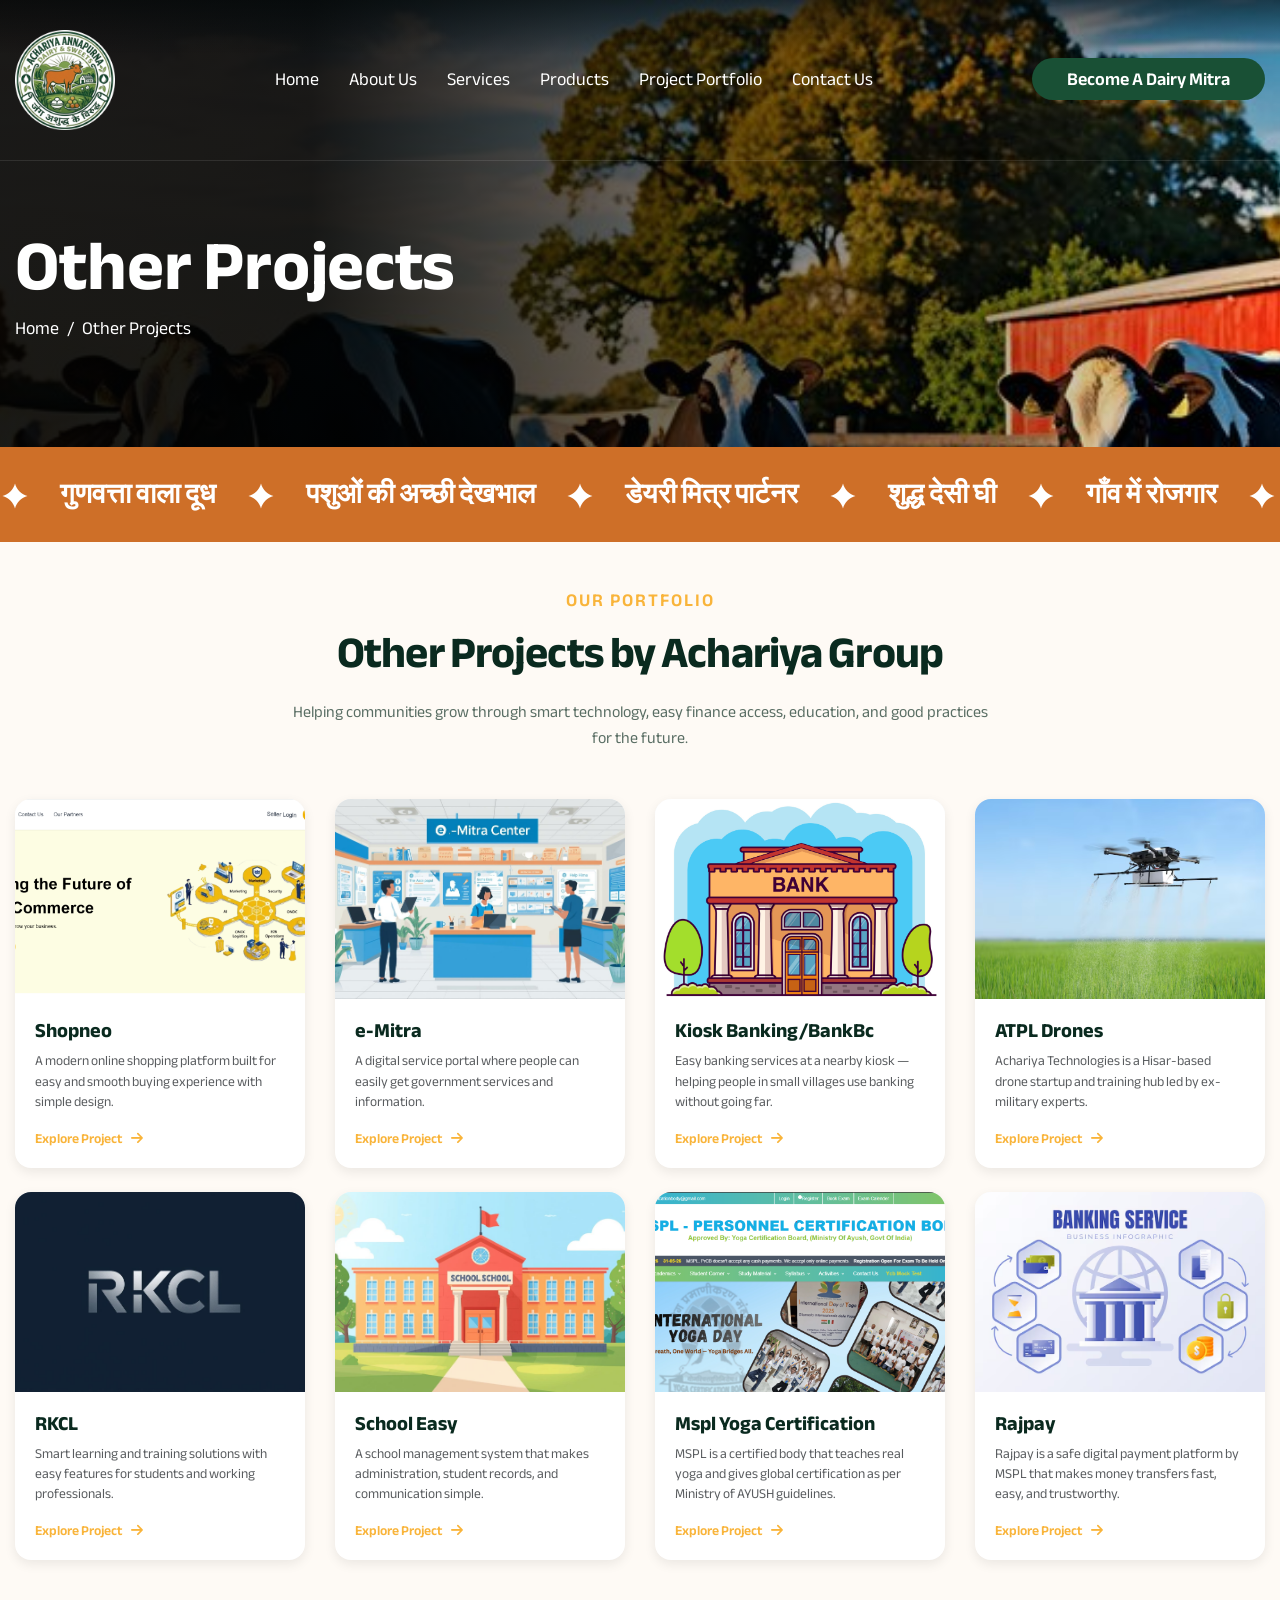
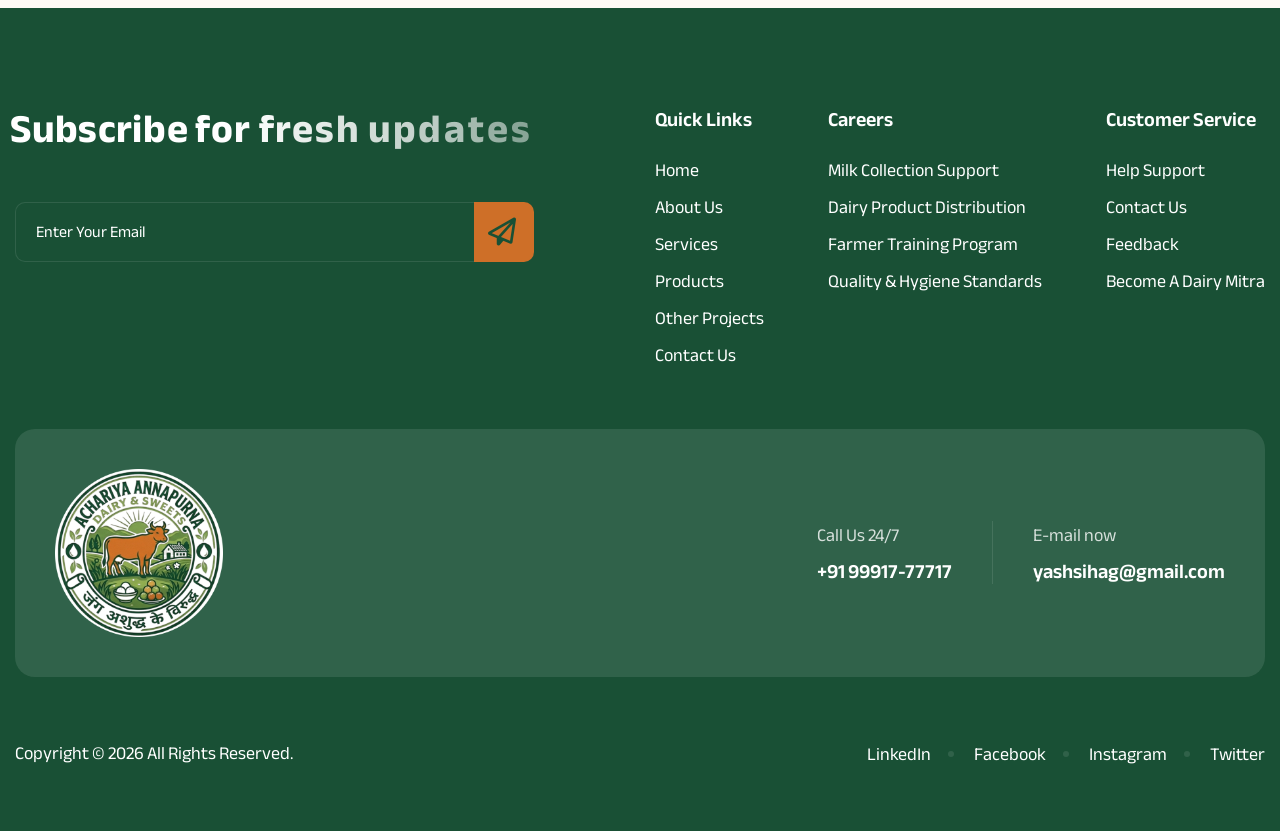
<file: projects.html>
<!DOCTYPE html>
<html lang="en">

<!-- Mirrored from html.awaikenthemes.com/milkzen/milk-products/about.html by HTTrack Website Copier/3.x [XR&CO'2014], Tue, 12 May 2026 10:28:23 GMT -->

<head>
    <!-- Meta -->
    <meta charset="utf-8">
    <meta http-equiv="X-UA-Compatible" content="IE=edge">
    <meta name="viewport" content="width=device-width, initial-scale=1.0, maximum-scale=1">
    <meta name="description" content="Achariya Dairy - Providing fresh and organic dairy products directly from our farms to your doorstep. Experience the goodness of pure milk, yogurt, and more, sourced sustainably for your health and happiness.">
    <meta name="keywords" content="Achariya Dairy, fresh dairy products, organic milk, sustainable dairy, farm-to-table dairy, pure milk, yogurt, dairy delivery, healthy dairy options, local dairy farm">
    <meta name="author" content="Awaiken">
    <!-- Page Title -->
    <title>Achariya Dairy | Other Projects</title>
    <!-- Favicon Icon -->
    <link rel="shortcut icon" type="image/x-icon" href="images/logo.png">
    <!-- Google Fonts Css-->
    <link rel="preconnect" href="https://fonts.googleapis.com/">
    <link rel="preconnect" href="https://fonts.gstatic.com/" crossorigin>
    <link href="https://fonts.googleapis.com/css2?family=Anek+Bangla:wght@100..800&amp;display=swap" rel="stylesheet">
    <!-- Bootstrap Css -->
    <link href="css/bootstrap.min.css" rel="stylesheet" media="screen">
    <!-- SlickNav Css -->
    <link href="css/slicknav.min.css" rel="stylesheet">
    <!-- Swiper Css -->
    <link rel="stylesheet" href="css/swiper-bundle.min.css">
    <!-- Font Awesome Icon Css-->
    <link href="css/all.min.css" rel="stylesheet" media="screen">
    <!-- Animated Css -->
    <link href="css/animate.css" rel="stylesheet">
    <!-- Magnific Popup Core Css File -->
    <link rel="stylesheet" href="css/magnific-popup.css">
    <!-- Mouse Cursor Css File -->
    <link rel="stylesheet" href="css/mousecursor.css">
    <!-- Main Custom Css -->
    <link href="css/custom.css" rel="stylesheet" media="screen">
</head>

<body>

    <!-- Preloader Start -->
    <!-- <div class="preloader">
        <div class="loading-container">
            <div class="loading"></div>
            <div id="loading-icon"><img src="images/logo.png" alt="Loading Logo"></div>
        </div>
    </div> -->
    <!-- Preloader End -->

    <!-- Header Start -->
    <header class="main-header">
        <div class="header-sticky">
            <nav class="navbar navbar-expand-lg">
                <div class="container">
                    <!-- Logo Start -->
                    <a class="navbar-brand" href="index.html">
                        <img height="100" width="100" class="h-auto" src="images/logo.png" alt="Logo">
                    </a>
                    <!-- Logo End -->

                    <!-- Main Menu Start -->
                    <div class="collapse navbar-collapse main-menu">
                        <div class="nav-menu-wrapper">
                            <ul class="navbar-nav mr-auto" id="menu">
                                <li class="nav-item"><a class="nav-link" href="index.html">Home</a></li>
                                <li class="nav-item"><a class="nav-link" href="about.html">About Us</a>
                                <li class="nav-item"><a class="nav-link" href="services.html">Services</a></li>
                                <li class="nav-item"><a class="nav-link" href="products.html">Products</a></li>
                                                                <li class="nav-item"><a class="nav-link" href="projects.html">Project Portfolio</a></li>





                                <li class="nav-item"><a class="nav-link" href="contact.html">Contact Us</a></li>
                            </ul>
                        </div>

                        <!-- Header Btn Start -->
                        <div class="header-btn">
                                                       <a href="becomePartner.html" class="btn-default">Become A Dairy Mitra</a>

                        </div>
                        <!-- Header Btn End -->
                    </div>
                    <!-- Main Menu End -->
                    <div class="navbar-toggle"></div>
                </div>
            </nav>
            <div class="responsive-menu"></div>
        </div>
    </header>
    <!-- Header End -->

    <!-- Page Header Start -->
    <div class="page-header parallaxie">
        <div class="container">
            <div class="row">
                <div class="col-lg-12">
                    <!-- Page Header Box Start -->
                    <div class="page-header-box">
                        <h1 class="text-anime-style-3" data-cursor="-opaque">Other Projects</h1>
                        <nav class="wow fadeInUp">
                            <ol class="breadcrumb">
                                <li class="breadcrumb-item"><a href="index.html">home</a></li>
                                <li class="breadcrumb-item active" aria-current="page">other projects</li>
                            </ol>
                        </nav>
                    </div>
                    <!-- Page Header Box End -->
                </div>
            </div>
        </div>
    </div>
    <!-- Page Header End -->

    <!-- Scrolling Ticker Section Start -->
  <div class="our-scrolling-ticker">
        <!-- Scrolling Ticker Start -->
        <div class="scrolling-ticker-box">
            <div class="scrolling-content">
                <span><img src="images/icon-sparkle.svg" alt="star icon">गुणवत्ता वाला दूध</span>
                <span><img src="images/icon-sparkle.svg" alt="star icon">पशुओं की अच्छी देखभाल</span>
                <span><img src="images/icon-sparkle.svg" alt="star icon">डेयरी मित्र पार्टनर</span>
                <span><img src="images/icon-sparkle.svg" alt="star icon">शुद्ध देसी घी</span>
                <span><img src="images/icon-sparkle.svg" alt="star icon">गाँव में रोजगार</span>
                <span><img src="images/icon-sparkle.svg" alt="star icon">किसानों की मदद</span>
                <span><img src="images/icon-sparkle.svg" alt="star icon">स्वच्छ डेयरी उत्पाद</span>
                <span><img src="images/icon-sparkle.svg" alt="star icon">अपना व्यवसाय शुरू करें</span>
                <span><img src="images/icon-sparkle.svg" alt="star icon">भारतीय डेयरी परंपरा</span>
            </div>

            <div class="scrolling-content">
                <span><img src="images/icon-sparkle.svg" alt="star icon">गुणवत्ता वाला दूध</span>
                <span><img src="images/icon-sparkle.svg" alt="star icon">पशुओं की अच्छी देखभाल</span>
                <span><img src="images/icon-sparkle.svg" alt="star icon">डेयरी मित्र पार्टनर</span>
                <span><img src="images/icon-sparkle.svg" alt="star icon">शुद्ध देसी घी</span>
                <span><img src="images/icon-sparkle.svg" alt="star icon">गाँव में रोजगार</span>
                <span><img src="images/icon-sparkle.svg" alt="star icon">किसानों की मदद</span>
                <span><img src="images/icon-sparkle.svg" alt="star icon">स्वच्छ डेयरी उत्पाद</span>
                <span><img src="images/icon-sparkle.svg" alt="star icon">अपना व्यवसाय शुरू करें</span>
                <span><img src="images/icon-sparkle.svg" alt="star icon">भारतीय डेयरी परंपरा</span>
            </div>
        </div>
        <!-- Scrolling Ticker End -->
    </div>
    <!-- Scrolling Ticker Section End -->

    <!-- Other Projects Section Start -->
     <div class="other-projects-section bg-light py-5">
        <div class="container">
            <!-- Section Header -->
            <div class="section-header text-center mb-5">
                <h3 class="section-subtitle wow fadeInUp">our portfolio</h3>
                <h2 class="section-title-text wow fadeInUp" data-wow-delay="0.1s">Other Projects by Achariya Group</h2>
                <p class="section-description mx-auto wow fadeInUp" data-wow-delay="0.2s">Helping communities grow
                    through
                    smart technology, easy finance access, education, and good practices for the future.</p>
            </div>

            <!-- Projects Grid -->
            <div class="row g-4">
                <!-- Project 1 - Shopneo -->
                <div class="col-lg-3 col-md-6 col-sm-12 wow fadeInUp" data-wow-delay="0.1s">
                    <div class="project-card h-100">
                        <a href="https://achariyagroup.in/shopneo" class="text-decoration-none">
                            <div class="card border-0 shadow-sm h-100">
                                <div class="project-image-wrapper overflow-hidden">
                                    <img src="./images/projects/shopneo.png" alt="Shopneo"
                                        class="card-img-top project-img">
                                </div>
                                <div class="card-body">
                                    <h3 class="project-title h5 mb-2">Shopneo</h3>
                                    <p class="project-description text-muted small">A modern online shopping platform
                                        built for easy and smooth buying experience with simple design.</p>
                                    <span class="project-readmore text-primary fw-semibold">Explore Project <i
                                            class="fas fa-arrow-right ms-1"></i></span>
                                </div>
                            </div>
                        </a>
                    </div>
                </div>

                <!-- Project 2 - e-Mitra -->
                <div class="col-lg-3 col-md-6 col-sm-12 wow fadeInUp" data-wow-delay="0.15s">
                    <div class="project-card h-100">
                        <a href="https://achariyagroup.in/e-mitra" class="text-decoration-none">
                            <div class="card border-0 shadow-sm h-100">
                                <div class="project-image-wrapper overflow-hidden">
                                    <img src="./images/projects/e-Mitra.jpg" alt="e-Mitra"
                                        class="card-img-top project-img">
                                </div>
                                <div class="card-body">
                                    <h3 class="project-title h5 mb-2">e-Mitra</h3>
                                    <p class="project-description text-muted small">A digital service portal where
                                        people
                                        can easily get government services and information.</p>
                                    <span class="project-readmore text-primary fw-semibold">Explore Project <i
                                            class="fas fa-arrow-right ms-1"></i></span>
                                </div>
                            </div>
                        </a>
                    </div>
                </div>

                <!-- Project 3 - Kiosk Banking/BankBc -->
                <div class="col-lg-3 col-md-6 col-sm-12 wow fadeInUp" data-wow-delay="0.2s">
                    <div class="project-card h-100">
                        <a href="https://achariyagroup.in/kiosk-banking" class="text-decoration-none">
                            <div class="card border-0 shadow-sm h-100">
                                <div class="project-image-wrapper overflow-hidden">
                                    <img src="./images/projects/kisok-bank.jpg" alt="Kiosk Banking"
                                        class="card-img-top project-img">
                                </div>
                                <div class="card-body">
                                    <h3 class="project-title h5 mb-2">Kiosk Banking/BankBc</h3>
                                    <p class="project-description text-muted small">Easy banking services at a nearby
                                        kiosk
                                        — helping people in small villages use banking without going far.</p>
                                    <span class="project-readmore text-primary fw-semibold">Explore Project <i
                                            class="fas fa-arrow-right ms-1"></i></span>
                                </div>
                            </div>
                        </a>
                    </div>
                </div>

                <!-- Project 4 - ATPL Drones -->
                <div class="col-lg-3 col-md-6 col-sm-12 wow fadeInUp" data-wow-delay="0.25s">
                    <div class="project-card h-100">
                        <a href="https://achariyagroup.in/achariya-drones" class="text-decoration-none">
                            <div class="card border-0 shadow-sm h-100">
                                <div class="project-image-wrapper overflow-hidden">
                                    <img src="./images/projects/drone-2.jpg" alt="ATPL Drones"
                                        class="card-img-top project-img">
                                </div>
                                <div class="card-body">
                                    <h3 class="project-title h5 mb-2">ATPL Drones</h3>
                                    <p class="project-description text-muted small">Achariya Technologies is a
                                        Hisar-based drone startup and training hub led by ex-military experts.</p>
                                    <span class="project-readmore text-primary fw-semibold">Explore Project <i
                                            class="fas fa-arrow-right ms-1"></i></span>
                                </div>
                            </div>
                        </a>
                    </div>
                </div>

                <!-- Project 5 - RKCL -->
                <div class="col-lg-3 col-md-6 col-sm-12 wow fadeInUp" data-wow-delay="0.3s">
                    <div class="project-card h-100">
                        <a href="https://achariyagroup.in/rkcl" class="text-decoration-none">
                            <div class="card border-0 shadow-sm h-100">
                                <div class="project-image-wrapper overflow-hidden">
                                    <img src="./images/projects/RKCL.jpg" alt="RKCL" class="card-img-top project-img">
                                </div>
                                <div class="card-body">
                                    <h3 class="project-title h5 mb-2">RKCL</h3>
                                    <p class="project-description text-muted small">Smart learning and training
                                        solutions with easy features for students and working professionals.</p>
                                    <span class="project-readmore text-primary fw-semibold">Explore Project <i
                                            class="fas fa-arrow-right ms-1"></i></span>
                                </div>
                            </div>
                        </a>
                    </div>
                </div>

                <!-- Project 6 - School Easy -->
                <div class="col-lg-3 col-md-6 col-sm-12 wow fadeInUp" data-wow-delay="0.35s">
                    <div class="project-card h-100">
                        <a href="https://achariyagroup.in/school-easy" class="text-decoration-none">
                            <div class="card border-0 shadow-sm h-100">
                                <div class="project-image-wrapper overflow-hidden">
                                    <img src="./images/projects/School-Easy.jpg" alt="School Easy"
                                        class="card-img-top project-img">
                                </div>
                                <div class="card-body">
                                    <h3 class="project-title h5 mb-2">School Easy</h3>
                                    <p class="project-description text-muted small">A school management system that
                                        makes administration, student records, and communication simple.</p>
                                    <span class="project-readmore text-primary fw-semibold">Explore Project <i
                                            class="fas fa-arrow-right ms-1"></i></span>
                                </div>
                            </div>
                        </a>
                    </div>
                </div>

                <!-- Project 7 - Mspl Yoga Certification -->
                <div class="col-lg-3 col-md-6 col-sm-12 wow fadeInUp" data-wow-delay="0.4s">
                    <div class="project-card h-100">
                        <a href="https://achariyagroup.in/yoga-certification" class="text-decoration-none">
                            <div class="card border-0 shadow-sm h-100">
                                <div class="project-image-wrapper overflow-hidden">
                                    <img src="./images/projects/yoga.png" alt="Mspl Yoga Certification"
                                        class="card-img-top project-img">
                                </div>
                                <div class="card-body">
                                    <h3 class="project-title h5 mb-2">Mspl Yoga Certification</h3>
                                    <p class="project-description text-muted small">MSPL is a certified body that
                                        teaches
                                        real yoga and gives global certification as per Ministry of AYUSH guidelines.
                                    </p>
                                    <span class="project-readmore text-primary fw-semibold">Explore Project <i
                                            class="fas fa-arrow-right ms-1"></i></span>
                                </div>
                            </div>
                        </a>
                    </div>
                </div>

                <!-- Project 8 - Rajpay -->
                <div class="col-lg-3 col-md-6 col-sm-12 wow fadeInUp" data-wow-delay="0.45s">
                    <div class="project-card h-100">
                        <a href="https://achariyagroup.in/rajpay" class="text-decoration-none">
                            <div class="card border-0 shadow-sm h-100">
                                <div class="project-image-wrapper overflow-hidden">
                                    <img src="./images/projects/rajpay.jpg" alt="Rajpay"
                                        class="card-img-top project-img">
                                </div>
                                <div class="card-body">
                                    <h3 class="project-title h5 mb-2">Rajpay</h3>
                                    <p class="project-description text-muted small">Rajpay is a safe digital payment
                                        platform by MSPL that makes money transfers fast, easy, and trustworthy.</p>
                                    <span class="project-readmore text-primary fw-semibold">Explore Project <i
                                            class="fas fa-arrow-right ms-1"></i></span>
                                </div>
                            </div>
                        </a>
                    </div>
                </div>
            </div>
        </div>
    </div>
    <!-- Other Projects Section End -->

    <!-- Footer Section Start -->
    <footer class="main-footer dark-section">
        <div class="container">
            <div class="row">
                <div class="col-lg-6">
                    <!-- Footer Newsletter Box Start -->
                    <div class="footer-newsletter-box">
                        <div class="section-title">
                            <h2 class="text-anime-style-3" data-cursor="-opaque">Subscribe for fresh updates</h2>
                        </div>
                        <div class="newsletter-form">
                            <form id="newsletterForm" action="#" method="POST">
                                <div class="form-group">
                                    <input type="email" name="email" class="form-control" id="mail"
                                        placeholder="Enter Your Email" required="">
                                    <button type="submit" class="newsletter-btn"><i
                                            class="fa-regular fa-paper-plane"></i></button>
                                </div>
                            </form>
                        </div>
                    </div>
                    <!-- Footer Newsletter Box End -->
                </div>

                <div class="col-lg-6">
                    <!-- Footer Links List Start -->
                    <div class="footer-link-list">
                        <div class="footer-links">
                            <h3>Quick Links</h3>
                            <ul>
                                <li><a href="index.html">home</a></li>
                                <li><a href="about.html">about Us</a></li>
                                <li><a href="services.html">services</a></li>
                                <li><a href="products.html">Products</a></li>
                                <li><a href="projects.html">Other Projects</a></li>
                                <li><a href="contact.html">Contact Us</a></li>
                            </ul>
                        </div>

                        <div class="footer-links">
                            <h3>Careers</h3>
                            <ul>
                                <li><a href="customerServices.html">Milk Collection Support</a></li>
                                <li><a href="customerServices.html">Dairy Product Distribution</a></li>
                                <li><a href="customerServices.html">Farmer Training Program</a></li>
                                <li><a href="customerServices.html">Quality &amp; Hygiene Standards</a></li>
                            </ul>
                        </div>

                        <div class="footer-links">
                            <h3>Customer Service</h3>
                            <ul>
                                <li><a href="contact.html">Help Support</a></li>
                                <li><a href="contact.html">Contact Us</a></li>
                                <li><a href="contact.html">Feedback</a></li>
                                <li><a href="becomePartner.html">Become A Dairy Mitra</a></li>
                               
                            </ul>
                        </div>
                    </div>
                    <!-- Footer Links List End -->
                </div>

                <div class="col-lg-12">
                    <!-- Footer CTA Box Start -->
                    <div class="footer-cta-box">
                        <div class="footer-logo">
                            <img src="images/logo.png" alt="Footer Logo">
                        </div>
                        <div class="footer-contact-box">
                            <div class="footer-contact-item">
                                <p>Call Us 24/7</p>
                                <h3><a href="tel:+919991777717">+91 99917-77717</a></h3>
                            </div>
                            <div class="footer-contact-item">
                                <p>E-mail now</p>
                                <h3><a href="mailto:yashsihag@gmail.com">yashsihag@gmail.com</a></h3>
                            </div>
                        </div>
                    </div>
                    <!-- Footer CTA Box End -->
                </div>
            </div>

            <!-- Footer Copyright Section Start -->
            <div class="footer-copyright">
                <div class="row align-items-center">
                    <div class="col-md-5">
                        <div class="footer-copyright-text">
                            <p>Copyright &copy; 2026 All Rights Reserved.</p>
                        </div>
                    </div>
                    <div class="col-md-7">
                        <div class="footer-menu">
                            <ul>
                                <li><a target="_blank"
                                        href="https://www.linkedin.com/checkpoint/challengesV2/AQGO1fmhPZEIlwAAAZ4c6IcQd9fDFSZwbHVdGjU8meF9PoRvhyNJB8ZWpq90txjRPBxmHElVD2ii1WHzoU77EKYR0bt0VRd5uw?ut=0xBhHgH_dtkIg1">LinkedIn</a>
                                </li>
                                <li><a target="_blank" href="https://www.facebook.com/myachariya/">Facebook</a></li>
                                <li><a target="_blank" href="https://www.instagram.com/Achariyagroup">Instagram</a></li>
                                <li><a target="_blank" href="https://x.com/Achariyagroup">Twitter</a></li>
                            </ul>
                        </div>
                    </div>
                </div>
            </div>
            <!-- Footer Copyright Section End -->
        </div>
    </footer>
    <!-- Footer Section End -->

    <!-- Jquery Library File -->
    <script src="js/jquery-3.7.1.min.js"></script>
    <!-- Bootstrap js file -->
    <script src="js/bootstrap.min.js"></script>
    <!-- Validator js file -->
    <script src="js/validator.min.js"></script>
    <!-- SlickNav js file -->
    <script src="js/jquery.slicknav.js"></script>
    <!-- Swiper js file -->
    <script src="js/swiper-bundle.min.js"></script>
    <!-- Counter js file -->
    <script src="js/jquery.waypoints.min.js"></script>
    <script src="js/jquery.counterup.min.js"></script>
    <!-- Magnific js file -->
    <script src="js/jquery.magnific-popup.min.js"></script>
    <!-- SmoothScroll -->
    <script src="js/SmoothScroll.js"></script>
    <!-- Parallax js -->
    <script src="js/parallaxie.js"></script>
    <!-- MagicCursor js file -->
    <script src="js/gsap.min.js"></script>
    <script src="js/magiccursor.js"></script>
    <!-- Text Effect js file -->
    <script src="js/SplitText.js"></script>
    <script src="js/ScrollTrigger.min.js"></script>
    <!-- YTPlayer js File -->
    <script src="js/jquery.mb.YTPlayer.min.js"></script>
    <!-- Wow js file -->
    <script src="js/wow.min.js"></script>
    <!-- Main Custom js file -->
    <script src="js/function.js"></script>
</body>

</html>
</file>
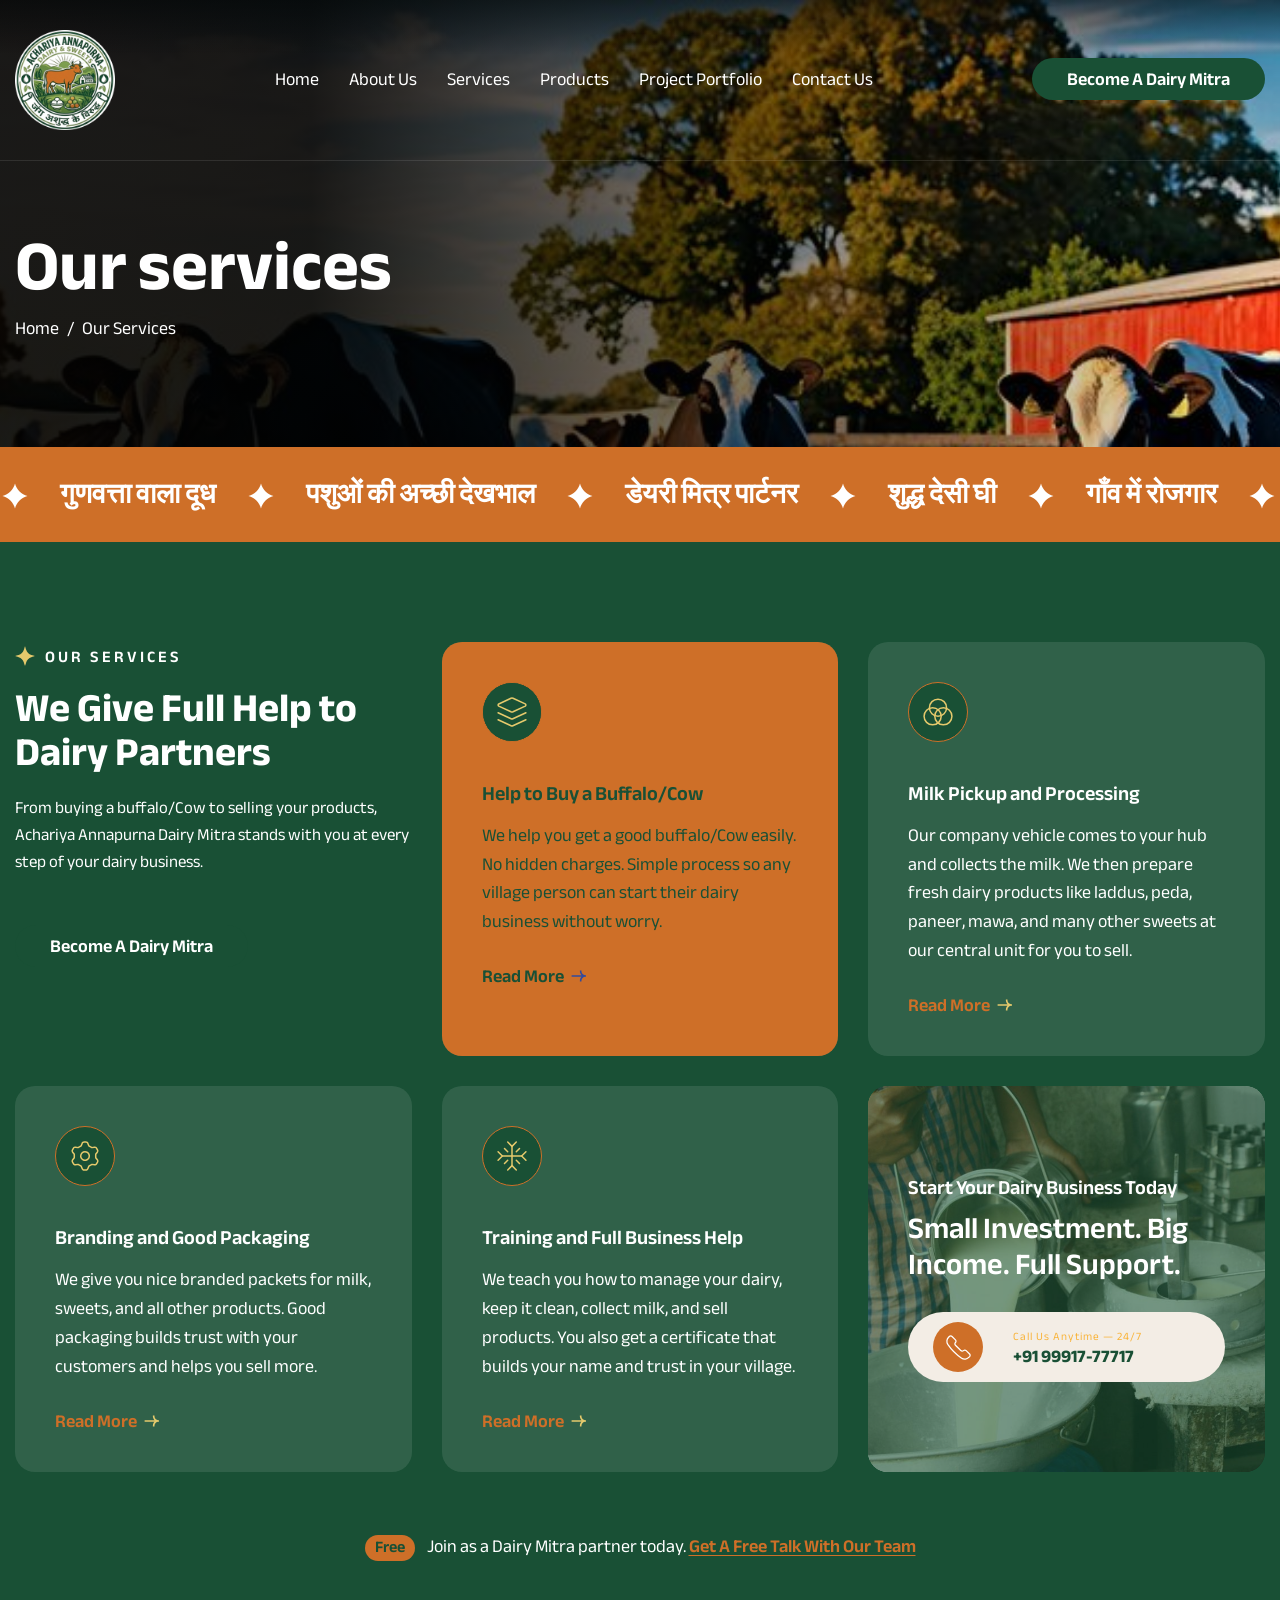
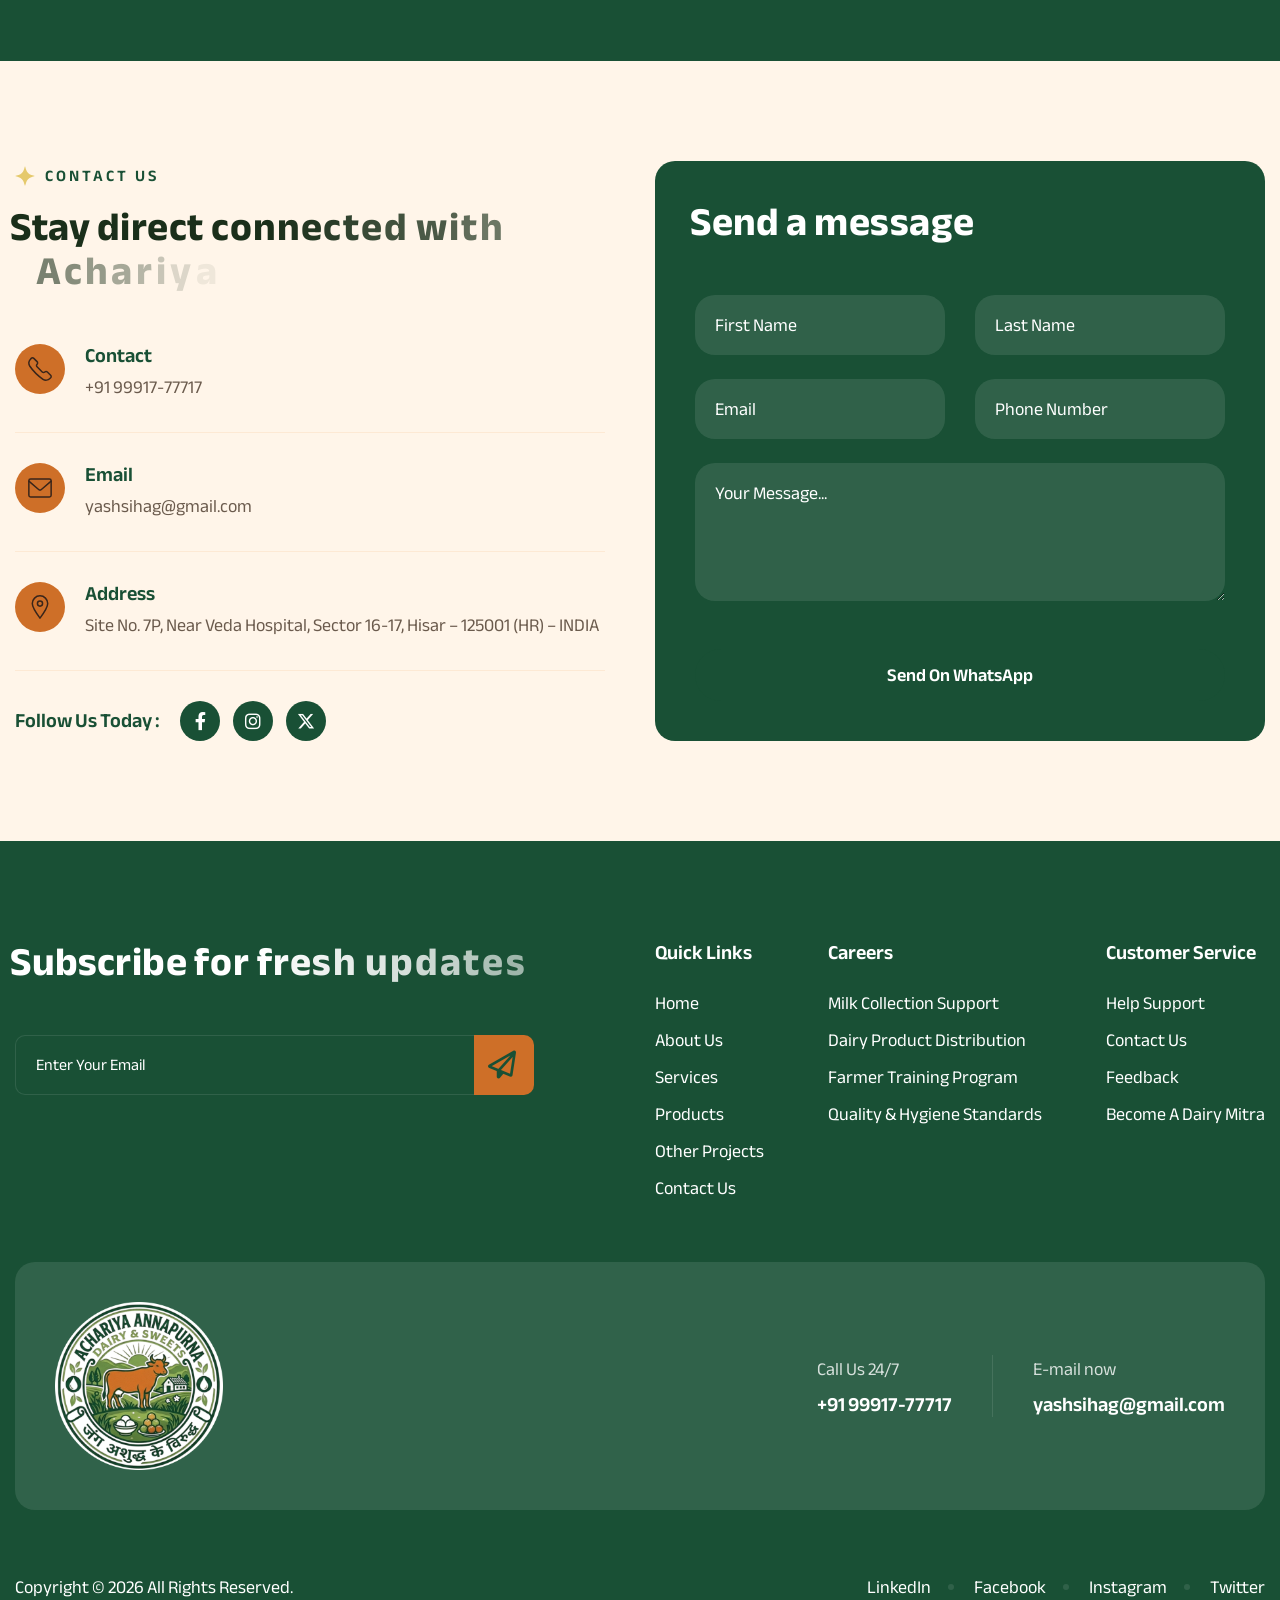
<file: services.html>
<!DOCTYPE html>
<html lang="en">

<!-- Mirrored from html.awaikenthemes.com/milkzen/milk-products/services.html by HTTrack Website Copier/3.x [XR&CO'2014], Tue, 12 May 2026 10:28:26 GMT -->

<head>
    <!-- Meta -->
    <meta charset="utf-8">
    <meta http-equiv="X-UA-Compatible" content="IE=edge">
    <meta name="viewport" content="width=device-width, initial-scale=1.0, maximum-scale=1">
    <meta name="description" content="Achariya Dairy Mitra is a company that helps people start their own dairy business with ease. We provide support in buying buffaloes/cows, milk pickup, processing, branding, packaging, and training. Join us to become a successful dairy entrepreneur and contribute to the growth of the dairy industry in India.">
    <meta name="keywords" content="Dairy Business, Dairy Mitra, Milk Pickup, Dairy Processing, Branding, Packaging, Training, Dairy Entrepreneurship, Indian Dairy Industry">
    <meta name="author" content="Awaiken">
    <!-- Page Title -->
    <title>Achariya Dairy | Services</title>
    <!-- Favicon Icon -->
    <link rel="shortcut icon" type="image/x-icon" href="images/logo.png">
    <!-- Google Fonts Css-->
    <link rel="preconnect" href="https://fonts.googleapis.com/">
    <link rel="preconnect" href="https://fonts.gstatic.com/" crossorigin>
    <link href="https://fonts.googleapis.com/css2?family=Anek+Bangla:wght@100..800&amp;display=swap" rel="stylesheet">
    <!-- Bootstrap Css -->
    <link href="css/bootstrap.min.css" rel="stylesheet" media="screen">
    <!-- SlickNav Css -->
    <link href="css/slicknav.min.css" rel="stylesheet">
    <!-- Swiper Css -->
    <link rel="stylesheet" href="css/swiper-bundle.min.css">
    <!-- Font Awesome Icon Css-->
    <link href="css/all.min.css" rel="stylesheet" media="screen">
    <!-- Animated Css -->
    <link href="css/animate.css" rel="stylesheet">
    <!-- Magnific Popup Core Css File -->
    <link rel="stylesheet" href="css/magnific-popup.css">
    <!-- Mouse Cursor Css File -->
    <link rel="stylesheet" href="css/mousecursor.css">
    <!-- Main Custom Css -->
    <link href="css/custom.css" rel="stylesheet" media="screen">
</head>

<body>

    <!-- Preloader Start -->
    <!-- <div class="preloader">
        <div class="loading-container">
            <div class="loading"></div>
            <div id="loading-icon"><img src="images/logo.png" alt="Logo"></div>
        </div>
    </div> -->
    <!-- Preloader End -->

    <!-- Header Start -->
    <header class="main-header">
        <div class="header-sticky">
            <nav class="navbar navbar-expand-lg">
                <div class="container">
                    <!-- Logo Start -->
                    <a class="navbar-brand" href="index.html">
                        <img height="100" width="100" class="h-auto" src="images/logo.png" alt="Logo">
                    </a>
                    <!-- Logo End -->

                    <!-- Main Menu Start -->
                    <div class="collapse navbar-collapse main-menu">
                        <div class="nav-menu-wrapper">
                            <ul class="navbar-nav mr-auto" id="menu">
                                <li class="nav-item"><a class="nav-link" href="index.html">Home</a></li>
                                <li class="nav-item"><a class="nav-link" href="about.html">About Us</a>
                                <li class="nav-item"><a class="nav-link" href="services.html">Services</a></li>
                                <li class="nav-item"><a class="nav-link" href="products.html">Products</a></li>
                                                                <li class="nav-item"><a class="nav-link" href="projects.html">Project Portfolio</a></li>





                                <li class="nav-item"><a class="nav-link" href="contact.html">Contact Us</a></li>
                            </ul>
                        </div>

                        <!-- Header Btn Start -->
                        <div class="header-btn">
                                                       <a href="becomePartner.html" class="btn-default">Become A Dairy Mitra</a>

                        </div>
                        <!-- Header Btn End -->
                    </div>
                    <!-- Main Menu End -->
                    <div class="navbar-toggle"></div>
                </div>
            </nav>
            <div class="responsive-menu"></div>
        </div>
    </header>
    <!-- Header End -->

    <!-- Page Header Start -->
    <div class="page-header parallaxie">
        <div class="container">
            <div class="row">
                <div class="col-lg-12">
                    <!-- Page Header Box Start -->
                    <div class="page-header-box">
                        <h1 class="text-anime-style-3" data-cursor="-opaque">Our services</h1>
                        <nav class="wow fadeInUp">
                            <ol class="breadcrumb">
                                <li class="breadcrumb-item"><a href="index.html">home</a></li>
                                <li class="breadcrumb-item active" aria-current="page">Our services</li>
                            </ol>
                        </nav>
                    </div>
                    <!-- Page Header Box End -->
                </div>
            </div>
        </div>
    </div>
    <!-- Page Header End -->

    <!-- Scrolling Ticker Section Start -->
    <div class="our-scrolling-ticker">
        <!-- Scrolling Ticker Start -->
        <div class="scrolling-ticker-box">
            <div class="scrolling-content">
                <span><img src="images/icon-sparkle.svg" alt="star icon">गुणवत्ता वाला दूध</span>
                <span><img src="images/icon-sparkle.svg" alt="star icon">पशुओं की अच्छी देखभाल</span>
                <span><img src="images/icon-sparkle.svg" alt="star icon">डेयरी मित्र पार्टनर</span>
                <span><img src="images/icon-sparkle.svg" alt="star icon">शुद्ध देसी घी</span>
                <span><img src="images/icon-sparkle.svg" alt="star icon">गाँव में रोजगार</span>
                <span><img src="images/icon-sparkle.svg" alt="star icon">किसानों की मदद</span>
                <span><img src="images/icon-sparkle.svg" alt="star icon">स्वच्छ डेयरी उत्पाद</span>
                <span><img src="images/icon-sparkle.svg" alt="star icon">अपना व्यवसाय शुरू करें</span>
                <span><img src="images/icon-sparkle.svg" alt="star icon">भारतीय डेयरी परंपरा</span>
            </div>

            <div class="scrolling-content">
                <span><img src="images/icon-sparkle.svg" alt="star icon">गुणवत्ता वाला दूध</span>
                <span><img src="images/icon-sparkle.svg" alt="star icon">पशुओं की अच्छी देखभाल</span>
                <span><img src="images/icon-sparkle.svg" alt="star icon">डेयरी मित्र पार्टनर</span>
                <span><img src="images/icon-sparkle.svg" alt="star icon">शुद्ध देसी घी</span>
                <span><img src="images/icon-sparkle.svg" alt="star icon">गाँव में रोजगार</span>
                <span><img src="images/icon-sparkle.svg" alt="star icon">किसानों की मदद</span>
                <span><img src="images/icon-sparkle.svg" alt="star icon">स्वच्छ डेयरी उत्पाद</span>
                <span><img src="images/icon-sparkle.svg" alt="star icon">अपना व्यवसाय शुरू करें</span>
                <span><img src="images/icon-sparkle.svg" alt="star icon">भारतीय डेयरी परंपरा</span>
            </div>
        </div>
        <!-- Scrolling Ticker End -->
    </div>
    <!-- Scrolling Ticker Section End -->

    <!-- Page Services Section Start -->
    <div class="our-services dark-section">
        <div class="container">
            <div class="row services-list">

                <div class="col-lg-4 col-md-6">
                    <div class="our-service-content">
                        <!-- Section Title Start -->
                        <div class="section-title">
                            <h3 class="wow fadeInUp">our services</h3>
                            <h2 class="text-anime-style-3" data-cursor="-opaque">We Give Full Help to Dairy Partners
                            </h2>
                            <p class="wow fadeInUp" data-wow-delay="0.2s">From buying a buffalo/Cow to selling your
                                products,
                                Achariya Annapurna Dairy Mitra stands with you at every step of your dairy business.</p>
                        </div>
                        <!-- Section Title End -->

                        <!-- Our Service Button Start -->
                        <div class="our-service-button wow fadeInUp" data-wow-delay="0.4s">
                            <a href="becomePartner.html" class="btn-default btn-highlighted">Become a Dairy Mitra</a>
                        </div>
                        <!-- Our Service Button End -->
                    </div>
                </div>

                <div class="col-lg-4 col-md-6">
                    <!-- Service Item Start -->
                    <div class="service-item active wow fadeInUp">
                        <div class="icon-box">
                            <img src="images/icon-service-1.svg" alt="Service Icon">
                        </div>
                        <div class="service-item-content">
                            <h3><a href="service-single.html">Help to Buy a Buffalo/Cow</a></h3>
                            <p>We help you get a good buffalo/Cow easily. No hidden charges. Simple process so any
                                village person can start their dairy business without worry.</p>
                        </div>
                        <div class="service-readmore-btn">
                            <a href="service-single.html" class="readmore-btn">read more</a>
                        </div>
                    </div>
                    <!-- Service Item End -->
                </div>

                <div class="col-lg-4 col-md-6">
                    <!-- Service Item Start -->
                    <div class="service-item wow fadeInUp" data-wow-delay="0.2s">
                        <div class="icon-box">
                            <img src="images/icon-service-2.svg" alt="Service Icon">
                        </div>
                        <div class="service-item-content">
                            <h3><a href="service-single.html">Milk Pickup and Processing</a></h3>
                            <p>Our company vehicle comes to your hub and collects the milk. We then prepare fresh dairy
                                products like laddus, peda, paneer, mawa, and many other sweets at our central unit for
                                you to sell.</p>
                        </div>
                        <div class="service-readmore-btn">
                            <a href="service-single.html" class="readmore-btn">read more</a>
                        </div>
                    </div>
                    <!-- Service Item End -->
                </div>

                <div class="col-lg-4 col-md-6">
                    <!-- Service Item Start -->
                    <div class="service-item wow fadeInUp" data-wow-delay="0.4s">
                        <div class="icon-box">
                            <img src="images/icon-service-3.svg" alt="Service Icon">
                        </div>
                        <div class="service-item-content">
                            <h3><a href="service-single.html">Branding and Good Packaging</a></h3>
                            <p>We give you nice branded packets for milk, sweets, and all other products.
                                Good packaging builds trust with your customers and helps you sell more.</p>
                        </div>
                        <div class="service-readmore-btn">
                            <a href="service-single.html" class="readmore-btn">read more</a>
                        </div>
                    </div>
                    <!-- Service Item End -->
                </div>

                <div class="col-lg-4 col-md-6">
                    <!-- Service Item Start -->
                    <div class="service-item wow fadeInUp" data-wow-delay="0.6s">
                        <div class="icon-box">
                            <img src="images/icon-service-4.svg" alt="Service Icon">
                        </div>
                        <div class="service-item-content">
                            <h3><a href="service-single.html">Training and Full Business Help</a></h3>
                            <p>We teach you how to manage your dairy, keep it clean, collect milk, and sell products.
                                You also get a certificate that builds your name and trust in your village.</p>
                        </div>
                        <div class="service-readmore-btn">
                            <a href="service-single.html" class="readmore-btn">read more</a>
                        </div>
                    </div>
                    <!-- Service Item End -->
                </div>

                <div class="col-lg-4 col-md-6">
                    <div class="service-cta-box wow fadeInUp" data-wow-delay="0.8s">
                        <!-- Service Content Info Start -->
                        <div class="service-cta-box-info">
                            <h3>Start Your Dairy Business Today</h3>
                            <h2>Small Investment. Big Income. Full Support.</h2>
                        </div>
                        <!-- Service Content Info End -->

                        <!-- Contact Now Box Start -->
                        <div class="contact-now-box">
                            <div class="icon-box">
                                <img src="images/icon-phone-white.svg" alt="Phone Icon">
                            </div>
                            <div class="contact-now-box-content">
                                <p class="text-primary">Call Us Anytime — 24/7</p>
                                <h3><a href="tel:+919991777717">+91 99917-77717</a></h3>
                            </div>
                        </div>
                        <!-- Contact Now Box End -->
                    </div>
                </div>

                <div class="col-lg-12">
                    <!-- Section Footer Text Start -->
                    <div class="section-footer-text wow fadeInUp" data-wow-delay="1s">
                        <p><span>free</span>Join as a Dairy Mitra partner today. <a href="contact.html">Get a free talk
                                with our team</a></p>
                    </div>
                    <!-- Section Footer Text End -->
                </div>

            </div>
        </div>
    </div>
    <!-- Page Services Section End -->
    <!-- Page Contact Us Start -->
   <div class="page-contact-us">
    <div class="container">
        <div class="row align-items-center">
            <div class="col-lg-6">
                <!-- Contact Us Content Start -->
                <div class="contact-us-content">
                    <!-- Section Title Start -->
                    <div class="section-title">
                        <h3 class="wow fadeInUp">contact us</h3>
                        <h2 class="text-anime-style-3" data-cursor="-opaque">Stay direct connected with Achariya
                            Dairy Mitra</h2>
                    </div>
                    <!-- Section Title End -->

                    <!-- Contact Info Box Start -->
                    <div class="contact-info-box">
                        <!-- Contact Info List Start -->
                        <div class="contact-info-list">

                            <!-- Contact Info Item Start -->
                            <div class="contact-info-item wow fadeInUp" data-wow-delay="0.2s">
                                <div class="icon-box">
                                    <img src="images/icon-phone-primary.svg" alt="Phone Icon">
                                </div>
                                <div class="contact-item-content">
                                    <h3>Contact</h3>
                                    <p><a href="tel:+919991777717">+91 99917-77717</a></p>
                                </div>
                            </div>
                            <!-- Contact Info Item End -->

                            <!-- Contact Info Item Start -->
                            <div class="contact-info-item wow fadeInUp" data-wow-delay="0.4s">
                                <div class="icon-box">
                                    <img src="images/icon-mail-primary.svg" alt="Mail Icon">
                                </div>
                                <div class="contact-item-content">
                                    <h3>Email</h3>
                                    <p><a href="mailto:yashsihag@gmail.com">yashsihag@gmail.com</a></p>
                                </div>
                            </div>
                            <!-- Contact Info Item End -->

                            <!-- Contact Info Item Start -->
                            <div class="contact-info-item wow fadeInUp" data-wow-delay="0.6s">
                                <div class="icon-box">
                                    <img src="images/icon-location-primary.svg" alt="Location Icon">
                                </div>
                                <div class="contact-item-content">
                                    <h3>Address</h3>
                                    <p>Site No. 7P, Near Veda Hospital, Sector 16-17, Hisar – 125001 (HR) – INDIA</p>
                                </div>
                            </div>
                            <!-- Contact Info Item End -->

                        </div>
                        <!-- Contact Info List End -->

                        <!-- Contact Social List Start -->
                        <div class="contact-social-links wow fadeInUp" data-wow-delay="0.8s">
                            <h3>Follow Us Today :</h3>
                            <ul>
                                <li><a href="https://www.facebook.com/myachariya/"><i class="fa-brands fa-facebook-f"></i></a></li>
                                <li><a href="https://www.instagram.com/Achariyagroup"><i class="fa-brands fa-instagram"></i></a></li>
                                <li><a href="https://x.com/Achariyagroup"><i class="fa-brands fa-x-twitter"></i></a></li>
                            </ul>
                        </div>
                        <!-- Contact Social List End -->

                    </div>
                    <!-- Contact Info Box End -->
                </div>
                <!-- Contact Us Content End -->
            </div>

            <div class="col-lg-6">
                <!-- Contact Us Form Start -->
                <div class="contact-us-form dark-section">
                    <!-- Section Title Start -->
                    <div class="section-title">
                        <h2 class="text-anime-style-3" data-cursor="-opaque">Send a message</h2>
                    </div>
                    <!-- Section Title End -->

                    <!-- Contact Form Start -->
                    <div class="contact-form">
                        <form id="contactForm" class="wow fadeInUp" data-wow-delay="0.2s" novalidate>
                            <div class="row">

                                <!-- First Name -->
                                <div class="form-group col-md-6 mb-4">
                                    <input type="text" name="fname" class="form-control" id="fname"
                                        placeholder="First Name">
                                    <div class="help-block with-errors" id="fname-error"
                                        style="color:#e74c3c; font-size:13px; margin-top:5px; display:none;">
                                        Please enter your first name.
                                    </div>
                                </div>

                                <!-- Last Name -->
                                <div class="form-group col-md-6 mb-4">
                                    <input type="text" name="lname" class="form-control" id="lname"
                                        placeholder="Last Name">
                                    <div class="help-block with-errors" id="lname-error"
                                        style="color:#e74c3c; font-size:13px; margin-top:5px; display:none;">
                                        Please enter your last name.
                                    </div>
                                </div>

                                <!-- Email -->
                                <div class="form-group col-md-6 mb-4">
                                    <input type="email" name="email" class="form-control" id="email"
                                        placeholder="Email">
                                    <div class="help-block with-errors" id="email-error"
                                        style="color:#e74c3c; font-size:13px; margin-top:5px; display:none;">
                                        Please enter a valid email address.
                                    </div>
                                </div>

                                <!-- Phone -->
                                <div class="form-group col-md-6 mb-4">
                                    <input type="tel" name="phone" class="form-control" id="phone"
                                        placeholder="Phone Number" maxlength="10">
                                    <div class="help-block with-errors" id="phone-error"
                                        style="color:#e74c3c; font-size:13px; margin-top:5px; display:none;">
                                        Please enter a valid 10-digit phone number.
                                    </div>
                                </div>

                                <!-- Message -->
                                <div class="form-group col-md-12 mb-5">
                                    <textarea name="message" class="form-control" id="message" rows="4"
                                        placeholder="Your Message..."></textarea>
                                </div>

                                <!-- Submit Button -->
                                <div class="col-md-12">
                                    <button type="submit" class="btn-default btn-highlighted" id="submitBtn">
                                        Send on WhatsApp
                                    </button>
                                </div>

                            </div>
                        </form>

                        <!-- Success Message (shown after submit) -->
                        <div id="successMsg"
                            style="display:none; margin-top:20px; padding:15px 20px; background:#d4edda;
                                   border:1px solid #c3e6cb; border-radius:8px; color:#155724; font-size:15px;">
                            &#10003; Your message was sent successfully on WhatsApp!
                        </div>

                    </div>
                    <!-- Contact Form End -->
                </div>
                <!-- Contact Us Form End -->
            </div>

        </div>
    </div>
</div>
    <!-- Page Contact Us End -->
    <!-- Footer Section Start -->
    <footer class="main-footer dark-section">
        <div class="container">
            <div class="row">
                <div class="col-lg-6">
                    <!-- Footer Newsletter Box Start -->
                    <div class="footer-newsletter-box">
                        <div class="section-title">
                            <h2 class="text-anime-style-3" data-cursor="-opaque">Subscribe for fresh updates</h2>
                        </div>
                        <div class="newsletter-form">
                            <form id="newsletterForm" action="#" method="POST">
                                <div class="form-group">
                                    <input type="email" name="email" class="form-control" id="mail"
                                        placeholder="Enter Your Email" required="">
                                    <button type="submit" class="newsletter-btn"><i
                                            class="fa-regular fa-paper-plane"></i></button>
                                </div>
                            </form>
                        </div>
                    </div>
                    <!-- Footer Newsletter Box End -->
                </div>

                <div class="col-lg-6">
                    <!-- Footer Links List Start -->
                    <div class="footer-link-list">
                        <div class="footer-links">
                            <h3>Quick Links</h3>
                            <ul>
                                <li><a href="index.html">home</a></li>
                                <li><a href="about.html">about Us</a></li>
                                <li><a href="services.html">services</a></li>
                                <li><a href="products.html">Products</a></li>
                                <li><a href="projects.html">Other Projects</a></li>
                                <li><a href="contact.html">Contact Us</a></li>
                            </ul>
                        </div>

                        <div class="footer-links">
                            <h3>Careers</h3>
                            <ul>
                                <li><a href="customerServices.html">Milk Collection Support</a></li>
                                <li><a href="customerServices.html">Dairy Product Distribution</a></li>
                                <li><a href="customerServices.html">Farmer Training Program</a></li>
                                <li><a href="customerServices.html">Quality &amp; Hygiene Standards</a></li>
                            </ul>
                        </div>

                        <div class="footer-links">
                            <h3>Customer Service</h3>
                            <ul>
                                <li><a href="contact.html">Help Support</a></li>
                                <li><a href="contact.html">Contact Us</a></li>
                                <li><a href="contact.html">Feedback</a></li>
                                <li><a href="becomePartner.html">Become A Dairy Mitra</a></li>

                            </ul>
                        </div>
                    </div>
                    <!-- Footer Links List End -->
                </div>

                <div class="col-lg-12">
                    <!-- Footer CTA Box Start -->
                    <div class="footer-cta-box">
                        <div class="footer-logo">
                            <img src="images/logo.png" alt="Footer Logo">
                        </div>
                        <div class="footer-contact-box">
                            <div class="footer-contact-item">
                                <p>Call Us 24/7</p>
                                <h3><a href="tel:+919991777717">+91 99917-77717</a></h3>
                            </div>
                            <div class="footer-contact-item">
                                <p>E-mail now</p>
                                <h3><a href="mailto:yashsihag@gmail.com">yashsihag@gmail.com</a></h3>
                            </div>
                        </div>
                    </div>
                    <!-- Footer CTA Box End -->
                </div>
            </div>

            <!-- Footer Copyright Section Start -->
            <div class="footer-copyright">
                <div class="row align-items-center">
                    <div class="col-md-5">
                        <div class="footer-copyright-text">
                            <p>Copyright &copy; 2026 All Rights Reserved.</p>
                        </div>
                    </div>
                    <div class="col-md-7">
                        <div class="footer-menu">
                            <ul>
                                <li><a target="_blank"
                                        href="https://www.linkedin.com/checkpoint/challengesV2/AQGO1fmhPZEIlwAAAZ4c6IcQd9fDFSZwbHVdGjU8meF9PoRvhyNJB8ZWpq90txjRPBxmHElVD2ii1WHzoU77EKYR0bt0VRd5uw?ut=0xBhHgH_dtkIg1">LinkedIn</a>
                                </li>
                                <li><a target="_blank" href="https://www.facebook.com/myachariya/">Facebook</a></li>
                                <li><a target="_blank" href="https://www.instagram.com/Achariyagroup">Instagram</a></li>
                                <li><a target="_blank" href="https://x.com/Achariyagroup">Twitter</a></li>
                            </ul>
                        </div>
                    </div>
                </div>
            </div>
            <!-- Footer Copyright Section End -->
        </div>
    </footer>
    <!-- Footer Section End -->
<script>
    document.getElementById('contactForm').addEventListener('submit', function (e) {
        e.preventDefault();

        // Get field values
        var fname   = document.getElementById('fname').value.trim();
        var lname   = document.getElementById('lname').value.trim();
        var email   = document.getElementById('email').value.trim();
        var phone   = document.getElementById('phone').value.trim();
        var message = document.getElementById('message').value.trim();

        // Hide all error messages first
        document.getElementById('fname-error').style.display  = 'none';
        document.getElementById('lname-error').style.display  = 'none';
        document.getElementById('email-error').style.display  = 'none';
        document.getElementById('phone-error').style.display  = 'none';

        // Remove red border from all fields
        document.getElementById('fname').style.borderColor  = '';
        document.getElementById('lname').style.borderColor  = '';
        document.getElementById('email').style.borderColor  = '';
        document.getElementById('phone').style.borderColor  = '';

        // Validate fields
        var isValid = true;

        if (fname === '') {
            document.getElementById('fname-error').style.display = 'block';
            document.getElementById('fname').style.borderColor = '#e74c3c';
            isValid = false;
        }

        if (lname === '') {
            document.getElementById('lname-error').style.display = 'block';
            document.getElementById('lname').style.borderColor = '#e74c3c';
            isValid = false;
        }

        // Simple email format check
        var emailPattern = /^[^\s@]+@[^\s@]+\.[^\s@]+$/;
        if (email === '' || !emailPattern.test(email)) {
            document.getElementById('email-error').style.display = 'block';
            document.getElementById('email').style.borderColor = '#e74c3c';
            isValid = false;
        }

        // Phone must be exactly 10 digits
        var phonePattern = /^[0-9]{10}$/;
        if (!phonePattern.test(phone)) {
            document.getElementById('phone-error').style.display = 'block';
            document.getElementById('phone').style.borderColor = '#e74c3c';
            isValid = false;
        }

        // If any field is invalid, stop here
        if (!isValid) return;

        // Build WhatsApp message text
        var waMessage =
            'Hello Achariya Dairy Mitra!' +
            '\n\nName: '    + fname + ' ' + lname +
            '\nEmail: '    + email +
            '\nPhone: '    + phone +
            '\nMessage: '  + (message !== '' ? message : 'No message provided.');

        // WhatsApp number (your registered number)
        var waNumber = '919991777717';

        // Open WhatsApp with pre-filled message
        var waURL = 'https://wa.me/' + waNumber + '?text=' + encodeURIComponent(waMessage);
        window.open(waURL, '_blank');

        // Clear all fields after successful submit
        document.getElementById('fname').value    = '';
        document.getElementById('lname').value    = '';
        document.getElementById('email').value    = '';
        document.getElementById('phone').value    = '';
        document.getElementById('message').value  = '';

        // Remove any red borders left
        document.getElementById('fname').style.borderColor  = '';
        document.getElementById('lname').style.borderColor  = '';
        document.getElementById('email').style.borderColor  = '';
        document.getElementById('phone').style.borderColor  = '';

        // Show success message for 4 seconds
        var successMsg = document.getElementById('successMsg');
        successMsg.style.display = 'block';
        setTimeout(function () {
            successMsg.style.display = 'none';
        }, 4000);
    });
</script>
    <!-- Jquery Library File -->
    <script src="js/jquery-3.7.1.min.js"></script>
    <!-- Bootstrap js file -->
    <script src="js/bootstrap.min.js"></script>
    <!-- Validator js file -->
    <script src="js/validator.min.js"></script>
    <!-- SlickNav js file -->
    <script src="js/jquery.slicknav.js"></script>
    <!-- Swiper js file -->
    <script src="js/swiper-bundle.min.js"></script>
    <!-- Counter js file -->
    <script src="js/jquery.waypoints.min.js"></script>
    <script src="js/jquery.counterup.min.js"></script>
    <!-- Magnific js file -->
    <script src="js/jquery.magnific-popup.min.js"></script>
    <!-- SmoothScroll -->
    <script src="js/SmoothScroll.js"></script>
    <!-- Parallax js -->
    <script src="js/parallaxie.js"></script>
    <!-- MagicCursor js file -->
    <script src="js/gsap.min.js"></script>
    <script src="js/magiccursor.js"></script>
    <!-- Text Effect js file -->
    <script src="js/SplitText.js"></script>
    <script src="js/ScrollTrigger.min.js"></script>
    <!-- YTPlayer js File -->
    <script src="js/jquery.mb.YTPlayer.min.js"></script>
    <!-- Wow js file -->
    <script src="js/wow.min.js"></script>
    <!-- Main Custom js file -->
    <script src="js/function.js"></script>
</body>

<!-- Mirrored from html.awaikenthemes.com/milkzen/milk-products/services.html by HTTrack Website Copier/3.x [XR&CO'2014], Tue, 12 May 2026 10:28:27 GMT -->

</html>
</file>
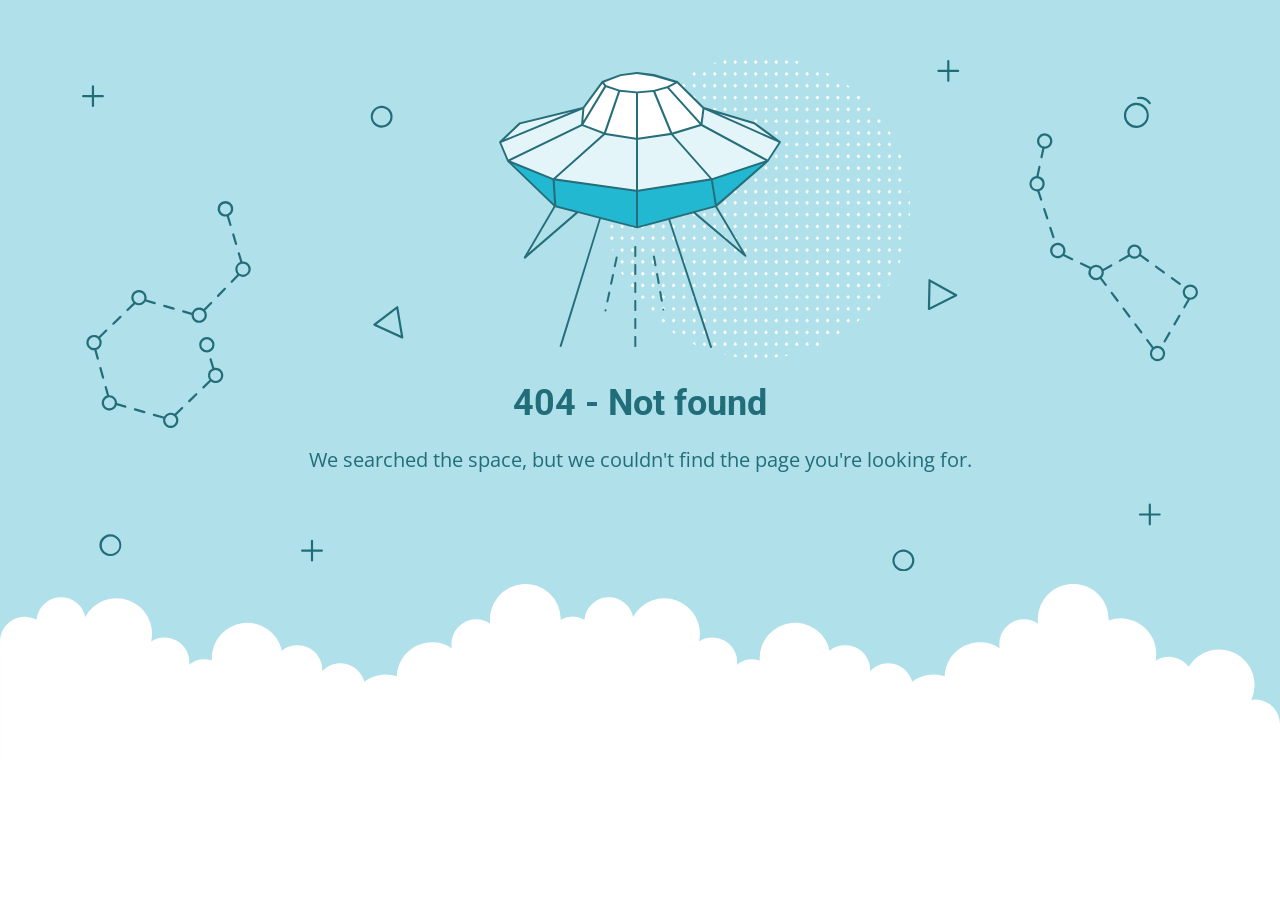
<file: images/mission-vision-item-bg.html>
<!DOCTYPE html>
<html lang="en">
<head>
    <meta charset="utf-8" />
    <meta name="viewport" content="width=device-width, initial-scale=1.0">
    <meta http-equiv="cache-control" content="no-store,max-age=0" />
    <meta name="robots" content="noindex" />
    <title>404 - Not found</title>
    <link href="https://fonts.googleapis.com/css?family=Open+Sans:400,700%7CRoboto:400,700" rel="stylesheet">
<style>
    * {
        box-sizing: border-box;
        -moz-box-sizing: border-box;
        -webkit-tap-highlight-color: transparent;
    }
    body {
        margin: 0;
        padding: 0;
        height: 100%;
        -webkit-text-size-adjust: 100%;
    }
    .fit-wide {
        position: relative;
        overflow: hidden;
        max-width: 1240px;
        margin: 0 auto;
        padding-top: 60px;
        padding-bottom: 60px;
        padding-left: 20px;
        padding-right: 20px;
    }
    .background-wrap { position: relative; }
    .background-wrap.cloud-blue { background-color: #b0e0e9; }
    .background-wrap.white { background-color: #fff; }
    .title { 
        position: relative; 
        text-align: center;
        margin: 20px auto 10px;
    }
    .title--regular { font-family: 'Roboto', Arial, sans-serif; }
    .title--size-large { font-size: 36px; line-height: 46px; }
    .title--size-semimedium { font-size: 20px; line-height: 28px; }
    .title--weight-normal { font-weight: 400; }
    .title--weight-bold { font-weight: 700; }
    .title--subtitle { 
        padding-bottom: 40px; 
        font-family: 'Open Sans', Arial ,sans-serif; 
        text-align: center;
    }
    .error h1,
    .error p { color: #226d7a; }
    .error--bg__cover {
        position: absolute;
        left: 0;
        right: 0;
        width: 90%;
        margin: 0 auto;
    }
    .error--shape__clouds svg {
        display: block;
    }
    .abstract-half-dot--circle {
        z-index: 0;
        position: absolute;
        left: 15em;
        right: 0;
        width: 300px;
        height: 300px;
        margin: 0 auto;
    }
    .icon-graphic {
        z-index: 1;
        position: relative;
        width: 300px;
        height: 300px;
        margin: 0 auto;
    }
    @media screen and (max-width: 767px) {
        .error--bg__cover { display: none; }
        .abstract-half-dot--circle { left: 0; }
    }
</style>
</head>
<body>
    <div id="container">
        <section class="error content background-wrap cloud-blue">
            <div class="fit-wide">
                <div class="error--bg__cover">
                    <svg id="acce7670-904f-4f8c-b867-68138c2f8c06" data-name="Layer 1" xmlns="http://www.w3.org/2000/svg" viewBox="0 0 1019 467"><title>404_bg</title><path d="M962.794,62.029a11.471,11.471,0,0,1-.656-22.923h0a11.471,11.471,0,0,1,1.327,22.9C963.24,62.023,963.017,62.029,962.794,62.029ZM962.253,41.1a9.47,9.47,0,1,0,10,8.906,9.481,9.481,0,0,0-10-8.906Z" fill="#1e6d7a"/><path d="M974.934,40.4a1,1,0,0,1-.836-.45,10.049,10.049,0,0,0-9.688-4.276A1,1,0,0,1,964.1,33.7a11.952,11.952,0,0,1,11.67,5.153,1,1,0,0,1-.834,1.549Z" fill="#1e6d7a"/><path d="M273.605,61.8a9.971,9.971,0,0,1-7.251-3.106h0a10.012,10.012,0,1,1,7.251,3.106Zm0-17.991a8,8,0,0,0-5.8,13.507h0a8,8,0,1,0,5.8-13.507Z" fill="#226d7a"/><path d="M26.007,453q-.131,0-.261,0a10.019,10.019,0,1,1,.261,0ZM26,435a8.042,8.042,0,1,0,.208,0C26.134,435,26.064,435,26,435Z" fill="#226d7a"/><path d="M750.007,467q-.13,0-.261,0a9.933,9.933,0,0,1-6.994-3.108h0a10,10,0,1,1,7.255,3.11Zm-.013-18a8,8,0,0,0-5.793,13.511h0a8,8,0,1,0,6-13.509C750.134,449,750.063,449,749.994,449Z" fill="#226d7a"/><path d="M292.416,254.312a1.013,1.013,0,0,1-.417-.09L266.634,242.6a1,1,0,0,1-.191-1.7L287.2,225a1,1,0,0,1,1.594.629l4.607,27.516a1,1,0,0,1-.986,1.165Zm-23.437-12.835,22.139,10.141L287.1,227.6Z" fill="#226d7a"/><path d="M773.316,228.33a1,1,0,0,1-1-1.022l.571-26.14a1,1,0,0,1,1.487-.851l24.356,13.607a1,1,0,0,1-.038,1.767l-24.926,12.532A1.006,1.006,0,0,1,773.316,228.33Zm1.535-25.456-.5,22.815,21.756-10.938Z" fill="#226d7a"/><path d="M136.509,150.348l-2.39-8.09a7.115,7.115,0,1,0-1.9.629l2.372,8.028a1,1,0,0,0,.959.717,1,1,0,0,0,.959-1.284ZM126,136a5,5,0,1,1,5,5A5.006,5.006,0,0,1,126,136Z" fill="#226d7a"/><path d="M137.141,159.545l2.55,8.632a1,1,0,0,0,.959.717,1.037,1.037,0,0,0,.284-.041,1,1,0,0,0,.675-1.243l-2.55-8.631a1,1,0,0,0-1.918.566Z" fill="#226d7a"/><path d="M129.751,208.226l-6.265,6.461a1,1,0,0,0,1.436,1.393l6.265-6.461a1,1,0,0,0-1.436-1.393Z" fill="#226d7a"/><path d="M92.076,230.463l7.936,2.293c0,.082-.012.162-.012.244a7,7,0,1,0,12.587-4.2l6.07-6.259a1,1,0,1,0-1.436-1.393l-6.052,6.242a6.978,6.978,0,0,0-10.8,3.386l-7.737-2.235a1,1,0,0,0-.555,1.922ZM107,228a5,5,0,1,1-5,5A5.006,5.006,0,0,1,107,228Z" fill="#226d7a"/><path d="M74.783,225.467l8.647,2.5a.989.989,0,0,0,.278.04,1,1,0,0,0,.276-1.962l-8.646-2.5a1,1,0,0,0-.555,1.922Z" fill="#226d7a"/><path d="M28.617,241.8a1,1,0,0,0,.7-.282l6.461-6.266a1,1,0,0,0-1.393-1.436l-6.461,6.266a1,1,0,0,0,.7,1.718Z" fill="#226d7a"/><path d="M19.257,291.006a1,1,0,0,0,.964-1.269L17.8,281.069a1,1,0,0,0-1.927.537l2.419,8.668A1,1,0,0,0,19.257,291.006Z" fill="#226d7a"/><path d="M13.216,264.635a6.979,6.979,0,0,0,3.394-10.8l6.242-6.052a1,1,0,1,0-1.393-1.435L15.2,252.413A7,7,0,1,0,11,265c.08,0,.158-.009.237-.012l2.219,7.95a1,1,0,0,0,1.927-.538ZM6,258a5,5,0,1,1,5,5A5.006,5.006,0,0,1,6,258Z" fill="#226d7a"/><path d="M39.924,315.537l-7.936-2.293c0-.082.012-.162.012-.244a7.008,7.008,0,0,0-7-7c-.08,0-.158.009-.237.012l-2.123-7.606a1,1,0,0,0-1.927.537l2.072,7.422a7,7,0,1,0,8.847,8.859l7.737,2.235a1.025,1.025,0,0,0,.278.039,1,1,0,0,0,.277-1.961ZM25,318a5,5,0,1,1,5-5A5.006,5.006,0,0,1,25,318Z" fill="#226d7a"/><path d="M57.217,320.532l-8.647-2.5a1,1,0,1,0-.554,1.922l8.646,2.5a1.03,1.03,0,0,0,.278.039,1,1,0,0,0,.277-1.961Z" fill="#226d7a"/><path d="M90.765,317.017,84.592,323a6.975,6.975,0,0,0-9.76,2.693.984.984,0,0,0-.323-.168l-8.646-2.5a1,1,0,0,0-.554,1.922l8.646,2.5a1,1,0,0,0,.216.031,7,7,0,1,0,11.98-3.2l6.006-5.825a1,1,0,1,0-1.392-1.435ZM81,334a5,5,0,1,1,5-5A5.006,5.006,0,0,1,81,334Z" fill="#226d7a"/><path d="M103.687,304.486l-6.461,6.266a1,1,0,0,0,1.393,1.436l6.461-6.266a1,1,0,0,0-1.393-1.436Z" fill="#226d7a"/><path d="M147,184c-.182,0-.361.014-.54.027l-2.3-7.786a1,1,0,1,0-1.918.567l2.263,7.66a6.977,6.977,0,0,0-2.643,11.269l-5.845,6.028a1,1,0,1,0,1.436,1.392L143.419,197A7,7,0,1,0,147,184Zm0,12a4.995,4.995,0,0,1-1.121-9.863,1.033,1.033,0,0,0,.155-.022c.015,0,.025-.016.04-.021A5,5,0,1,1,147,196Z" fill="#226d7a"/><path d="M52,224a7,7,0,0,0,5.984-3.386l8.153,2.356a1.025,1.025,0,0,0,.278.039,1,1,0,0,0,.276-1.961l-7.924-2.29a7,7,0,1,0-11.918,2.965l-6.006,5.824a1,1,0,1,0,1.392,1.436L48.408,223A6.952,6.952,0,0,0,52,224Zm0-12a5,5,0,1,1-5,5A5.006,5.006,0,0,1,52,212Z" fill="#226d7a"/><path d="M122,281a6.984,6.984,0,0,0-1.218.113l-2.362-8.03a1,1,0,0,0-1.919.564l2.381,8.1a6.972,6.972,0,0,0-2.492,10.427l-6.242,6.052a1,1,0,0,0,1.393,1.435l6.259-6.069A7,7,0,1,0,122,281Zm0,12a5,5,0,1,1,5-5A5.006,5.006,0,0,1,122,293Z" fill="#226d7a"/><path d="M121,260a7,7,0,1,0-7,7A7.008,7.008,0,0,0,121,260Zm-12,0a5,5,0,1,1,5,5A5.006,5.006,0,0,1,109,260Z" fill="#226d7a"/><path d="M886.983,162.773a1,1,0,0,0,.951-1.311l-2.8-8.555a1,1,0,0,0-1.9.621l2.8,8.555A1,1,0,0,0,886.983,162.773Z" fill="#226d7a"/><path d="M879.544,135.8a1,1,0,1,0-1.9.621l2.795,8.555a1,1,0,0,0,.951.69,1,1,0,0,0,.95-1.311Z" fill="#226d7a"/><path d="M904.543,181l-7.442-3.582a7.032,7.032,0,1,0-1.252,1.616l7.827,3.768a.981.981,0,0,0,.432.1,1,1,0,0,0,.435-1.9ZM891,179a5,5,0,1,1,5-5A5.006,5.006,0,0,1,891,179Z" fill="#226d7a"/><path d="M956.292,179.469a6.477,6.477,0,0,0,9.659-.268l6.739,4.9a1,1,0,1,0,1.176-1.617L967,177.492a6.5,6.5,0,1,0-11.811.4,1.064,1.064,0,0,0-.121.039l-7.852,4.4a1,1,0,0,0,.976,1.745l7.853-4.4A.985.985,0,0,0,956.292,179.469ZM961,170.5a4.5,4.5,0,1,1-4.5,4.5A4.505,4.505,0,0,1,961,170.5Z" fill="#226d7a"/><path d="M987.248,194.689a1,1,0,1,0,1.176-1.617l-7.278-5.294a1,1,0,0,0-1.176,1.618Z" fill="#226d7a"/><path d="M995.7,198.366a1,1,0,0,0-1.176,1.617l7.28,5.293a.986.986,0,0,0,.587.192,1,1,0,0,0,.588-1.809Z" fill="#226d7a"/><path d="M1002.5,232.72a1,1,0,0,0-1.366.365l-4.5,7.793a1,1,0,1,0,1.732,1l4.5-7.792A1,1,0,0,0,1002.5,232.72Z" fill="#226d7a"/><path d="M993.49,248.305a1,1,0,0,0-1.366.366l-4.5,7.793a1,1,0,0,0,1.733,1l4.5-7.793A1,1,0,0,0,993.49,248.305Z" fill="#226d7a"/><path d="M951.8,226.4a1,1,0,0,0-1.6,1.2l5.4,7.2a1,1,0,1,0,1.6-1.2Z" fill="#226d7a"/><path d="M962.6,240.8A1,1,0,0,0,961,242l5.4,7.2A1,1,0,0,0,968,248Z" fill="#226d7a"/><path d="M931.091,198.789a6.943,6.943,0,0,0,1.777-6.129l7.473-4.185a1,1,0,1,0-.977-1.745l-7.172,4.016a6.988,6.988,0,0,0-11.127-1.7.981.981,0,0,0-.3-.23l-8.11-3.9a1,1,0,1,0-.867,1.8l8.1,3.9a6.988,6.988,0,0,0,9.645,9.428L934,206a1,1,0,0,0,1.6-1.2ZM921,194a5,5,0,1,1,5,5A5.006,5.006,0,0,1,921,194Z" fill="#226d7a"/><path d="M941,212a1,1,0,0,0-1.6,1.2l5.4,7.2a1,1,0,1,0,1.6-1.2Z" fill="#226d7a"/><path d="M876.837,80.654l-1.7,7.937a1,1,0,0,0,.767,1.187,1.029,1.029,0,0,0,.211.022,1,1,0,0,0,.977-.79l1.718-8.02c.064,0,.126.01.19.01a7.013,7.013,0,1,0-2.163-.346ZM879,69a5,5,0,1,1-5,5A5.006,5.006,0,0,1,879,69Z" fill="#226d7a"/><path d="M879,113a7.012,7.012,0,0,0-5.58-6.855l1.786-8.335a1,1,0,0,0-1.955-.419L871.4,106.03A7,7,0,0,0,872,120c.091,0,.18-.01.271-.014l2.576,7.879a1,1,0,0,0,.95.69.985.985,0,0,0,.31-.05,1,1,0,0,0,.64-1.261l-2.492-7.624A7.007,7.007,0,0,0,879,113Zm-7,5a5,5,0,1,1,5-5A5.006,5.006,0,0,1,872,118Z" fill="#226d7a"/><path d="M1012,205a7,7,0,0,0-2.469,13.542l-3.9,6.75a1,1,0,1,0,1.732,1l4.227-7.314c.136.008.271.021.41.021a7,7,0,0,0,0-14Zm0,12a5,5,0,1,1,5-5A5.006,5.006,0,0,1,1012,217Z" fill="#226d7a"/><path d="M982,261a6.941,6.941,0,0,0-3.527.964L973.4,255.2a1,1,0,1,0-1.6,1.2l5.109,6.812A6.99,6.99,0,1,0,982,261Zm0,12a5,5,0,1,1,5-5A5.006,5.006,0,0,1,982,273Z" fill="#226d7a"/><path d="M19,32H11V24a1,1,0,0,0-2,0v8H1a1,1,0,0,0,0,2H9v8a1,1,0,0,0,2,0V34h8a1,1,0,0,0,0-2Z" fill="#206d7a"/><path d="M219,447h-8v-8a1,1,0,0,0-2,0v8h-8a1,1,0,0,0,0,2h8v8a1,1,0,0,0,2,0v-8h8a1,1,0,0,0,0-2Z" fill="#206d7a"/><path d="M984,414h-8v-8a1,1,0,0,0-2,0v8h-8a1,1,0,0,0,0,2h8v8a1,1,0,0,0,2,0v-8h8a1,1,0,0,0,0-2Z" fill="#206d7a"/><path d="M800,9h-8V1a1,1,0,0,0-2,0V9h-8a1,1,0,0,0,0,2h8v8a1,1,0,0,0,2,0V11h8a1,1,0,0,0,0-2Z" fill="#206d7a"/></svg>
                </div>
                <div>
                    <div class="abstract-half-dot--circle">
                        <svg id="a57f7293-9654-4013-9c82-7cad22fc3689" data-name="Layer 1" xmlns="http://www.w3.org/2000/svg" viewBox="0 0 300 298.181"><title>circle_dots</title><polygon points="145.742 133.848 147.581 131.734 145.742 129.621 143.904 131.734 145.742 133.848" fill="#fff"/><polygon points="145.742 122.041 147.581 119.928 145.742 117.814 143.904 119.928 145.742 122.041" fill="#fff"/><polygon points="145.742 110.235 147.581 108.122 145.742 106.008 143.904 108.122 145.742 110.235" fill="#fff"/><polygon points="145.742 98.429 147.581 96.316 145.742 94.202 143.904 96.316 145.742 98.429" fill="#fff"/><polygon points="145.742 86.624 147.581 84.51 145.742 82.396 143.904 84.51 145.742 86.624" fill="#fff"/><polygon points="156.015 129.621 154.177 131.734 156.015 133.848 157.854 131.734 156.015 129.621" fill="#fff"/><polygon points="156.015 117.814 154.177 119.928 156.015 122.041 157.854 119.928 156.015 117.814" fill="#fff"/><polygon points="156.015 106.008 154.177 108.122 156.015 110.235 157.854 108.122 156.015 106.008" fill="#fff"/><polygon points="156.015 94.202 154.177 96.316 156.015 98.429 157.854 96.316 156.015 94.202" fill="#fff"/><polygon points="156.015 82.396 154.177 84.51 156.015 86.624 157.854 84.51 156.015 82.396" fill="#fff"/><polygon points="166.288 129.621 164.45 131.734 166.288 133.848 168.13 131.734 166.288 129.621" fill="#fff"/><polygon points="166.288 117.814 164.45 119.928 166.288 122.041 168.13 119.928 166.288 117.814" fill="#fff"/><polygon points="166.288 106.008 164.45 108.122 166.288 110.235 168.13 108.122 166.288 106.008" fill="#fff"/><polygon points="166.288 94.202 164.45 96.316 166.288 98.429 168.13 96.316 166.288 94.202" fill="#fff"/><polygon points="168.128 84.51 166.288 82.396 164.45 84.51 166.288 86.624 168.128 84.51" fill="#fff"/><polygon points="176.563 129.621 174.724 131.734 176.563 133.848 178.401 131.734 176.563 129.621" fill="#fff"/><polygon points="176.563 117.814 174.724 119.928 176.563 122.041 178.401 119.928 176.563 117.814" fill="#fff"/><polygon points="176.563 106.008 174.724 108.122 176.563 110.235 178.401 108.122 176.563 106.008" fill="#fff"/><polygon points="176.563 94.202 174.724 96.316 176.563 98.429 178.401 96.316 176.563 94.202" fill="#fff"/><polygon points="176.563 82.396 174.724 84.51 176.563 86.624 178.401 84.51 176.563 82.396" fill="#fff"/><polygon points="186.835 129.621 184.997 131.734 186.835 133.848 188.674 131.734 186.835 129.621" fill="#fff"/><polygon points="186.835 117.814 184.997 119.928 186.835 122.041 188.674 119.928 186.835 117.814" fill="#fff"/><polygon points="186.835 106.008 184.997 108.122 186.835 110.235 188.674 108.122 186.835 106.008" fill="#fff"/><polygon points="186.835 94.202 184.997 96.316 186.835 98.429 188.674 96.316 186.835 94.202" fill="#fff"/><polygon points="186.835 82.396 184.997 84.51 186.835 86.624 188.674 84.51 186.835 82.396" fill="#fff"/><polygon points="197.11 129.621 195.268 131.734 197.11 133.848 198.948 131.734 197.11 129.621" fill="#fff"/><polygon points="197.11 117.814 195.268 119.928 197.11 122.041 198.948 119.928 197.11 117.814" fill="#fff"/><polygon points="197.11 106.008 195.268 108.122 197.11 110.235 198.948 108.122 197.11 106.008" fill="#fff"/><polygon points="197.11 94.202 195.268 96.316 197.11 98.429 198.948 96.316 197.11 94.202" fill="#fff"/><polygon points="197.11 82.396 195.27 84.51 197.11 86.624 198.948 84.51 197.11 82.396" fill="#fff"/><polygon points="207.383 129.621 205.545 131.734 207.383 133.848 209.221 131.734 207.383 129.621" fill="#fff"/><polygon points="207.383 117.814 205.545 119.928 207.383 122.041 209.221 119.928 207.383 117.814" fill="#fff"/><polygon points="207.383 106.008 205.545 108.122 207.383 110.235 209.221 108.122 207.383 106.008" fill="#fff"/><polygon points="207.383 94.202 205.545 96.316 207.383 98.429 209.221 96.316 207.383 94.202" fill="#fff"/><polygon points="207.383 82.396 205.545 84.51 207.383 86.624 209.221 84.51 207.383 82.396" fill="#fff"/><polygon points="217.656 129.621 215.817 131.734 217.656 133.848 219.497 131.734 217.656 129.621" fill="#fff"/><polygon points="217.656 117.814 215.817 119.928 217.656 122.041 219.497 119.928 217.656 117.814" fill="#fff"/><polygon points="217.656 106.008 215.817 108.122 217.656 110.235 219.497 108.122 217.656 106.008" fill="#fff"/><polygon points="217.656 94.202 215.817 96.316 217.656 98.429 219.497 96.316 217.656 94.202" fill="#fff"/><polygon points="219.496 84.51 217.656 82.396 215.817 84.51 217.656 86.624 219.496 84.51" fill="#fff"/><polygon points="227.93 129.621 226.092 131.734 227.93 133.848 229.769 131.734 227.93 129.621" fill="#fff"/><polygon points="227.93 117.814 226.092 119.928 227.93 122.041 229.769 119.928 227.93 117.814" fill="#fff"/><polygon points="227.93 106.008 226.092 108.122 227.93 110.235 229.769 108.122 227.93 106.008" fill="#fff"/><polygon points="227.93 94.202 226.092 96.316 227.93 98.429 229.769 96.316 227.93 94.202" fill="#fff"/><polygon points="227.93 82.396 226.092 84.51 227.93 86.624 229.769 84.51 227.93 82.396" fill="#fff"/><polygon points="238.203 129.621 236.365 131.734 238.203 133.848 240.042 131.734 238.203 129.621" fill="#fff"/><polygon points="238.203 117.814 236.365 119.928 238.203 122.041 240.042 119.928 238.203 117.814" fill="#fff"/><polygon points="238.203 106.008 236.365 108.122 238.203 110.235 240.042 108.122 238.203 106.008" fill="#fff"/><polygon points="238.203 94.202 236.365 96.316 238.203 98.429 240.042 96.316 238.203 94.202" fill="#fff"/><polygon points="238.203 82.396 236.365 84.51 238.203 86.624 240.042 84.51 238.203 82.396" fill="#fff"/><polygon points="248.478 133.848 250.316 131.734 248.478 129.621 246.636 131.734 248.478 133.848" fill="#fff"/><polygon points="248.478 122.041 250.316 119.928 248.478 117.814 246.636 119.928 248.478 122.041" fill="#fff"/><polygon points="248.478 110.235 250.316 108.122 248.478 106.008 246.636 108.122 248.478 110.235" fill="#fff"/><polygon points="248.478 98.429 250.316 96.316 248.478 94.202 246.636 96.316 248.478 98.429" fill="#fff"/><polygon points="246.638 84.51 248.478 86.624 250.316 84.51 248.478 82.396 246.638 84.51" fill="#fff"/><polygon points="258.751 129.621 256.912 131.734 258.751 133.848 260.589 131.734 258.751 129.621" fill="#fff"/><polygon points="258.751 117.814 256.912 119.928 258.751 122.041 260.589 119.928 258.751 117.814" fill="#fff"/><polygon points="258.751 106.008 256.912 108.122 258.751 110.235 260.589 108.122 258.751 106.008" fill="#fff"/><polygon points="258.751 94.202 256.912 96.316 258.751 98.429 260.589 96.316 258.751 94.202" fill="#fff"/><polygon points="258.751 82.396 256.912 84.51 258.751 86.624 260.589 84.51 258.751 82.396" fill="#fff"/><polygon points="269.023 129.621 267.185 131.734 269.023 133.848 270.865 131.734 269.023 129.621" fill="#fff"/><polygon points="269.023 117.814 267.185 119.928 269.023 122.041 270.865 119.928 269.023 117.814" fill="#fff"/><polygon points="269.023 106.008 267.185 108.122 269.023 110.235 270.865 108.122 269.023 106.008" fill="#fff"/><polygon points="269.023 94.202 267.185 96.316 269.023 98.429 270.865 96.316 269.023 94.202" fill="#fff"/><polygon points="270.863 84.51 269.023 82.396 267.185 84.51 269.023 86.624 270.863 84.51" fill="#fff"/><polygon points="145.742 75.064 147.581 72.95 145.742 70.837 143.904 72.95 145.742 75.064" fill="#fff"/><polygon points="145.742 63.258 147.581 61.144 145.742 59.031 143.904 61.144 145.742 63.258" fill="#fff"/><polygon points="145.742 51.452 147.581 49.338 145.742 47.225 143.904 49.338 145.742 51.452" fill="#fff"/><polygon points="145.742 39.646 147.581 37.532 145.742 35.419 143.904 37.532 145.742 39.646" fill="#fff"/><polygon points="145.742 27.84 147.581 25.726 145.742 23.612 143.904 25.726 145.742 27.84" fill="#fff"/><polygon points="147.581 13.92 145.742 11.806 143.904 13.92 145.742 16.033 147.581 13.92" fill="#fff"/><polygon points="143.904 2.114 145.742 4.227 147.581 2.114 145.742 0 143.904 2.114" fill="#fff"/><polygon points="156.015 70.837 154.177 72.95 156.015 75.064 157.854 72.95 156.015 70.837" fill="#fff"/><polygon points="156.015 59.031 154.177 61.144 156.015 63.258 157.854 61.144 156.015 59.031" fill="#fff"/><polygon points="156.015 47.225 154.177 49.338 156.015 51.452 157.854 49.338 156.015 47.225" fill="#fff"/><polygon points="156.015 35.419 154.177 37.532 156.015 39.646 157.854 37.532 156.015 35.419" fill="#fff"/><polygon points="156.015 23.612 154.177 25.726 156.015 27.84 157.854 25.726 156.015 23.612" fill="#fff"/><polygon points="156.015 11.806 154.177 13.92 156.015 16.033 157.854 13.92 156.015 11.806" fill="#fff"/><polygon points="156.015 0 154.177 2.114 156.015 4.227 157.854 2.114 156.015 0" fill="#fff"/><polygon points="166.288 70.837 164.45 72.95 166.288 75.064 168.13 72.95 166.288 70.837" fill="#fff"/><polygon points="166.288 59.031 164.45 61.144 166.288 63.258 168.13 61.144 166.288 59.031" fill="#fff"/><polygon points="166.288 47.225 164.45 49.338 166.288 51.452 168.13 49.338 166.288 47.225" fill="#fff"/><polygon points="166.288 35.419 164.45 37.532 166.288 39.646 168.13 37.532 166.288 35.419" fill="#fff"/><polygon points="166.288 23.612 164.45 25.726 166.288 27.84 168.13 25.726 166.288 23.612" fill="#fff"/><polygon points="166.288 11.806 164.45 13.92 166.288 16.033 168.13 13.92 166.288 11.806" fill="#fff"/><polygon points="166.288 0 164.45 2.114 166.288 4.227 168.13 2.114 166.288 0" fill="#fff"/><polygon points="176.563 70.837 174.724 72.95 176.563 75.064 178.401 72.95 176.563 70.837" fill="#fff"/><polygon points="176.563 59.031 174.724 61.144 176.563 63.258 178.401 61.144 176.563 59.031" fill="#fff"/><polygon points="176.563 47.225 174.724 49.338 176.563 51.452 178.401 49.338 176.563 47.225" fill="#fff"/><polygon points="176.563 35.419 174.724 37.532 176.563 39.646 178.401 37.532 176.563 35.419" fill="#fff"/><polygon points="176.563 23.612 174.724 25.726 176.563 27.84 178.401 25.726 176.563 23.612" fill="#fff"/><polygon points="176.563 11.806 174.724 13.92 176.563 16.033 178.401 13.92 176.563 11.806" fill="#fff"/><polygon points="176.563 0 174.724 2.114 176.563 4.227 178.401 2.114 176.563 0" fill="#fff"/><polygon points="186.835 70.837 184.997 72.95 186.835 75.064 188.674 72.95 186.835 70.837" fill="#fff"/><polygon points="186.835 59.031 184.997 61.144 186.835 63.258 188.674 61.144 186.835 59.031" fill="#fff"/><polygon points="186.835 47.225 184.997 49.338 186.835 51.452 188.674 49.338 186.835 47.225" fill="#fff"/><polygon points="186.835 35.419 184.997 37.532 186.835 39.646 188.674 37.532 186.835 35.419" fill="#fff"/><polygon points="186.835 23.612 184.997 25.726 186.835 27.84 188.674 25.726 186.835 23.612" fill="#fff"/><polygon points="186.835 11.806 184.997 13.92 186.835 16.033 188.674 13.92 186.835 11.806" fill="#fff"/><path d="M186.835,4.227l1.839-2.113-.31-.356c-.826-.225-1.651-.45-2.483-.661L185,2.114Z" fill="#fff"/><polygon points="197.11 70.837 195.268 72.95 197.11 75.064 198.948 72.95 197.11 70.837" fill="#fff"/><polygon points="197.11 59.031 195.268 61.144 197.11 63.258 198.948 61.144 197.11 59.031" fill="#fff"/><polygon points="197.11 47.225 195.268 49.338 197.11 51.452 198.948 49.338 197.11 47.225" fill="#fff"/><polygon points="197.11 35.419 195.268 37.532 197.11 39.646 198.948 37.532 197.11 35.419" fill="#fff"/><polygon points="197.11 23.612 195.268 25.726 197.11 27.84 198.948 25.726 197.11 23.612" fill="#fff"/><polygon points="197.11 11.806 195.268 13.92 197.11 16.033 198.948 13.92 197.11 11.806" fill="#fff"/><polygon points="207.383 70.837 205.545 72.95 207.383 75.064 209.221 72.95 207.383 70.837" fill="#fff"/><polygon points="207.383 59.031 205.545 61.144 207.383 63.258 209.221 61.144 207.383 59.031" fill="#fff"/><polygon points="207.383 47.225 205.545 49.338 207.383 51.452 209.221 49.338 207.383 47.225" fill="#fff"/><polygon points="207.383 35.419 205.545 37.532 207.383 39.646 209.221 37.532 207.383 35.419" fill="#fff"/><polygon points="207.383 23.612 205.545 25.726 207.383 27.84 209.221 25.726 207.383 23.612" fill="#fff"/><polygon points="207.383 11.806 205.545 13.92 207.383 16.033 209.221 13.92 207.383 11.806" fill="#fff"/><polygon points="217.656 70.837 215.817 72.95 217.656 75.064 219.497 72.95 217.656 70.837" fill="#fff"/><polygon points="217.656 59.031 215.817 61.144 217.656 63.258 219.497 61.144 217.656 59.031" fill="#fff"/><polygon points="217.656 47.225 215.817 49.338 217.656 51.452 219.497 49.338 217.656 47.225" fill="#fff"/><polygon points="217.656 35.419 215.817 37.532 217.656 39.646 219.497 37.532 217.656 35.419" fill="#fff"/><polygon points="217.656 23.612 215.817 25.726 217.656 27.84 219.497 25.726 217.656 23.612" fill="#fff"/><path d="M217.656,16.033l1.753-2.011c-.842-.445-1.685-.887-2.535-1.317l-1.057,1.215Z" fill="#fff"/><polygon points="227.93 70.837 226.092 72.95 227.93 75.064 229.769 72.95 227.93 70.837" fill="#fff"/><polygon points="227.93 59.031 226.092 61.144 227.93 63.258 229.769 61.144 227.93 59.031" fill="#fff"/><polygon points="227.93 47.225 226.092 49.338 227.93 51.452 229.769 49.338 227.93 47.225" fill="#fff"/><polygon points="227.93 35.419 226.092 37.532 227.93 39.646 229.769 37.532 227.93 35.419" fill="#fff"/><polygon points="227.93 23.612 226.092 25.726 227.93 27.84 229.769 25.726 227.93 23.612" fill="#fff"/><polygon points="238.203 70.837 236.365 72.95 238.203 75.064 240.042 72.95 238.203 70.837" fill="#fff"/><polygon points="238.203 59.031 236.365 61.144 238.203 63.258 240.042 61.144 238.203 59.031" fill="#fff"/><polygon points="238.203 47.225 236.365 49.338 238.203 51.452 240.042 49.338 238.203 47.225" fill="#fff"/><polygon points="238.203 35.419 236.365 37.532 238.203 39.646 240.042 37.532 238.203 35.419" fill="#fff"/><path d="M236.365,25.726,238.2,27.84l1.084-1.246c-.744-.555-1.5-1.1-2.25-1.641Z" fill="#fff"/><polygon points="248.478 75.064 250.316 72.95 248.478 70.837 246.636 72.95 248.478 75.064" fill="#fff"/><polygon points="248.478 63.258 250.316 61.144 248.478 59.031 246.636 61.144 248.478 63.258" fill="#fff"/><polygon points="250.316 49.338 248.478 47.225 246.636 49.338 248.478 51.452 250.316 49.338" fill="#fff"/><polygon points="246.636 37.532 248.478 39.646 250.316 37.532 248.478 35.419 246.636 37.532" fill="#fff"/><polygon points="258.751 70.837 256.912 72.95 258.751 75.064 260.589 72.95 258.751 70.837" fill="#fff"/><polygon points="258.751 59.031 256.912 61.144 258.751 63.258 260.589 61.144 258.751 59.031" fill="#fff"/><polygon points="258.751 47.225 256.912 49.338 258.751 51.452 260.589 49.338 258.751 47.225" fill="#fff"/><polygon points="269.023 70.837 267.185 72.95 269.023 75.064 270.865 72.95 269.023 70.837" fill="#fff"/><polygon points="269.023 59.031 267.185 61.144 269.023 63.258 270.865 61.144 269.023 59.031" fill="#fff"/><polygon points="279.445 129.621 277.607 131.734 279.445 133.848 281.284 131.734 279.445 129.621" fill="#fff"/><polygon points="279.445 117.814 277.607 119.928 279.445 122.041 281.284 119.928 279.445 117.814" fill="#fff"/><polygon points="279.445 106.008 277.607 108.122 279.445 110.235 281.284 108.122 279.445 106.008" fill="#fff"/><polygon points="279.445 94.202 277.607 96.316 279.445 98.429 281.284 96.316 279.445 94.202" fill="#fff"/><polygon points="279.445 82.396 277.607 84.51 279.445 86.624 281.284 84.51 279.445 82.396" fill="#fff"/><polygon points="289.718 129.621 287.88 131.734 289.718 133.848 291.56 131.734 289.718 129.621" fill="#fff"/><polygon points="289.718 117.814 287.88 119.928 289.718 122.041 291.56 119.928 289.718 117.814" fill="#fff"/><polygon points="289.718 106.008 287.88 108.122 289.718 110.235 291.56 108.122 289.718 106.008" fill="#fff"/><path d="M287.88,96.316l1.838,2.113,1.515-1.739c-.151-.422-.3-.846-.451-1.267L289.718,94.2Z" fill="#fff"/><path d="M299.092,130.656l-.938,1.078,1.192,1.37Q299.229,131.877,299.092,130.656Z" fill="#fff"/><path d="M279.445,75.064l1.241-1.427q-.721-1.278-1.466-2.541l-1.613,1.854Z" fill="#fff"/><polygon points="1.838 129.621 0 131.734 1.838 133.848 3.677 131.734 1.838 129.621" fill="#fff"/><polygon points="1.838 117.814 0 119.928 1.838 122.041 3.677 119.928 1.838 117.814" fill="#fff"/><path d="M1.838,110.235l1.839-2.113-1.534-1.764q-.456,1.6-.876,3.22Z" fill="#fff"/><polygon points="12.113 129.621 10.271 131.734 12.113 133.848 13.951 131.734 12.113 129.621" fill="#fff"/><polygon points="12.113 117.814 10.271 119.928 12.113 122.041 13.951 119.928 12.113 117.814" fill="#fff"/><polygon points="12.113 106.008 10.271 108.122 12.113 110.235 13.951 108.122 12.113 106.008" fill="#fff"/><polygon points="12.113 94.202 10.271 96.316 12.113 98.429 13.951 96.316 12.113 94.202" fill="#fff"/><polygon points="12.113 82.396 10.273 84.51 12.113 86.624 13.951 84.51 12.113 82.396" fill="#fff"/><polygon points="22.533 129.621 20.695 131.734 22.533 133.848 24.371 131.734 22.533 129.621" fill="#fff"/><polygon points="22.533 117.814 20.695 119.928 22.533 122.041 24.371 119.928 22.533 117.814" fill="#fff"/><polygon points="22.533 106.008 20.695 108.122 22.533 110.235 24.371 108.122 22.533 106.008" fill="#fff"/><polygon points="22.533 94.202 20.695 96.316 22.533 98.429 24.371 96.316 22.533 94.202" fill="#fff"/><polygon points="22.533 82.396 20.695 84.51 22.533 86.624 24.371 84.51 22.533 82.396" fill="#fff"/><polygon points="32.808 129.621 30.966 131.734 32.808 133.848 34.646 131.734 32.808 129.621" fill="#fff"/><polygon points="32.808 117.814 30.966 119.928 32.808 122.041 34.646 119.928 32.808 117.814" fill="#fff"/><polygon points="32.808 106.008 30.966 108.122 32.808 110.235 34.646 108.122 32.808 106.008" fill="#fff"/><polygon points="32.808 94.202 30.966 96.316 32.808 98.429 34.646 96.316 32.808 94.202" fill="#fff"/><polygon points="32.808 82.396 30.968 84.51 32.808 86.624 34.646 84.51 32.808 82.396" fill="#fff"/><polygon points="43.08 129.621 41.242 131.734 43.08 133.848 44.919 131.734 43.08 129.621" fill="#fff"/><polygon points="43.08 117.814 41.242 119.928 43.08 122.041 44.919 119.928 43.08 117.814" fill="#fff"/><polygon points="43.08 106.008 41.242 108.122 43.08 110.235 44.919 108.122 43.08 106.008" fill="#fff"/><polygon points="43.08 94.202 41.242 96.316 43.08 98.429 44.919 96.316 43.08 94.202" fill="#fff"/><polygon points="43.08 82.396 41.242 84.51 43.08 86.624 44.919 84.51 43.08 82.396" fill="#fff"/><polygon points="53.353 129.621 51.515 131.734 53.353 133.848 55.195 131.734 53.353 129.621" fill="#fff"/><polygon points="53.353 117.814 51.515 119.928 53.353 122.041 55.195 119.928 53.353 117.814" fill="#fff"/><polygon points="53.353 106.008 51.515 108.122 53.353 110.235 55.195 108.122 53.353 106.008" fill="#fff"/><polygon points="53.353 94.202 51.515 96.316 53.353 98.429 55.195 96.316 53.353 94.202" fill="#fff"/><polygon points="55.193 84.51 53.353 82.396 51.515 84.51 53.353 86.624 55.193 84.51" fill="#fff"/><polygon points="63.628 129.621 61.789 131.734 63.628 133.848 65.466 131.734 63.628 129.621" fill="#fff"/><polygon points="63.628 117.814 61.789 119.928 63.628 122.041 65.466 119.928 63.628 117.814" fill="#fff"/><polygon points="63.628 106.008 61.789 108.122 63.628 110.235 65.466 108.122 63.628 106.008" fill="#fff"/><polygon points="63.628 94.202 61.789 96.316 63.628 98.429 65.466 96.316 63.628 94.202" fill="#fff"/><polygon points="63.628 82.396 61.789 84.51 63.628 86.624 65.466 84.51 63.628 82.396" fill="#fff"/><polygon points="73.901 129.621 72.062 131.734 73.901 133.848 75.739 131.734 73.901 129.621" fill="#fff"/><polygon points="73.901 117.814 72.062 119.928 73.901 122.041 75.739 119.928 73.901 117.814" fill="#fff"/><polygon points="73.901 106.008 72.062 108.122 73.901 110.235 75.739 108.122 73.901 106.008" fill="#fff"/><polygon points="73.901 94.202 72.062 96.316 73.901 98.429 75.739 96.316 73.901 94.202" fill="#fff"/><polygon points="73.901 82.396 72.062 84.51 73.901 86.624 75.739 84.51 73.901 82.396" fill="#fff"/><polygon points="84.174 129.621 82.335 131.734 84.174 133.848 86.015 131.734 84.174 129.621" fill="#fff"/><polygon points="84.174 117.814 82.335 119.928 84.174 122.041 86.015 119.928 84.174 117.814" fill="#fff"/><polygon points="84.174 106.008 82.335 108.122 84.174 110.235 86.015 108.122 84.174 106.008" fill="#fff"/><polygon points="84.174 94.202 82.335 96.316 84.174 98.429 86.015 96.316 84.174 94.202" fill="#fff"/><polygon points="86.014 84.51 84.174 82.396 82.335 84.51 84.174 86.624 86.014 84.51" fill="#fff"/><polygon points="94.448 129.621 92.61 131.734 94.448 133.848 96.286 131.734 94.448 129.621" fill="#fff"/><polygon points="94.448 117.814 92.61 119.928 94.448 122.041 96.286 119.928 94.448 117.814" fill="#fff"/><polygon points="94.448 106.008 92.61 108.122 94.448 110.235 96.286 108.122 94.448 106.008" fill="#fff"/><polygon points="94.448 94.202 92.61 96.316 94.448 98.429 96.286 96.316 94.448 94.202" fill="#fff"/><polygon points="94.448 82.396 92.61 84.51 94.448 86.624 96.286 84.51 94.448 82.396" fill="#fff"/><polygon points="104.721 129.621 102.883 131.734 104.721 133.848 106.559 131.734 104.721 129.621" fill="#fff"/><polygon points="104.721 117.814 102.883 119.928 104.721 122.041 106.559 119.928 104.721 117.814" fill="#fff"/><polygon points="104.721 106.008 102.883 108.122 104.721 110.235 106.559 108.122 104.721 106.008" fill="#fff"/><polygon points="104.721 94.202 102.883 96.316 104.721 98.429 106.559 96.316 104.721 94.202" fill="#fff"/><polygon points="104.721 82.396 102.883 84.51 104.721 86.624 106.559 84.51 104.721 82.396" fill="#fff"/><polygon points="114.996 129.621 113.154 131.734 114.996 133.848 116.834 131.734 114.996 129.621" fill="#fff"/><polygon points="114.996 117.814 113.154 119.928 114.996 122.041 116.834 119.928 114.996 117.814" fill="#fff"/><polygon points="114.996 106.008 113.154 108.122 114.996 110.235 116.834 108.122 114.996 106.008" fill="#fff"/><polygon points="114.996 94.202 113.154 96.316 114.996 98.429 116.834 96.316 114.996 94.202" fill="#fff"/><polygon points="114.996 82.396 113.156 84.51 114.996 86.624 116.834 84.51 114.996 82.396" fill="#fff"/><polygon points="125.268 133.848 127.107 131.734 125.268 129.621 123.43 131.734 125.268 133.848" fill="#fff"/><polygon points="125.268 122.041 127.107 119.928 125.268 117.814 123.43 119.928 125.268 122.041" fill="#fff"/><polygon points="125.268 110.235 127.107 108.122 125.268 106.008 123.43 108.122 125.268 110.235" fill="#fff"/><polygon points="125.268 98.429 127.107 96.316 125.268 94.202 123.43 96.316 125.268 98.429" fill="#fff"/><polygon points="125.268 86.624 127.107 84.51 125.268 82.396 123.43 84.51 125.268 86.624" fill="#fff"/><polygon points="135.541 133.848 137.383 131.734 135.541 129.621 133.703 131.734 135.541 133.848" fill="#fff"/><polygon points="135.541 122.041 137.383 119.928 135.541 117.814 133.703 119.928 135.541 122.041" fill="#fff"/><polygon points="135.541 110.235 137.383 108.122 135.541 106.008 133.703 108.122 135.541 110.235" fill="#fff"/><polygon points="135.541 98.429 137.383 96.316 135.541 94.202 133.703 96.316 135.541 98.429" fill="#fff"/><polygon points="135.541 86.624 137.381 84.51 135.541 82.396 133.703 84.51 135.541 86.624" fill="#fff"/><polygon points="22.533 70.837 20.695 72.95 22.533 75.064 24.371 72.95 22.533 70.837" fill="#fff"/><path d="M22.533,63.258l1.838-2.114-.387-.445c-.55.779-1.1,1.559-1.634,2.349Z" fill="#fff"/><polygon points="32.808 70.837 30.966 72.95 32.808 75.064 34.646 72.95 32.808 70.837" fill="#fff"/><polygon points="32.808 59.031 30.966 61.144 32.808 63.258 34.646 61.144 32.808 59.031" fill="#fff"/><path d="M32.808,51.452l1.838-2.114-.9-1.037c-.616.7-1.222,1.416-1.825,2.132Z" fill="#fff"/><polygon points="43.08 70.837 41.242 72.95 43.08 75.064 44.919 72.95 43.08 70.837" fill="#fff"/><polygon points="43.08 59.031 41.242 61.144 43.08 63.258 44.919 61.144 43.08 59.031" fill="#fff"/><polygon points="43.08 47.225 41.242 49.338 43.08 51.452 44.919 49.338 43.08 47.225" fill="#fff"/><path d="M43.08,39.646l1.839-2.114-.342-.393q-1.016.947-2.015,1.911Z" fill="#fff"/><polygon points="53.353 70.837 51.515 72.95 53.353 75.064 55.195 72.95 53.353 70.837" fill="#fff"/><polygon points="53.353 59.031 51.515 61.144 53.353 63.258 55.195 61.144 53.353 59.031" fill="#fff"/><polygon points="53.353 47.225 51.515 49.338 53.353 51.452 55.195 49.338 53.353 47.225" fill="#fff"/><polygon points="53.353 35.419 51.515 37.532 53.353 39.646 55.195 37.532 53.353 35.419" fill="#fff"/><polygon points="63.628 70.837 61.789 72.95 63.628 75.064 65.466 72.95 63.628 70.837" fill="#fff"/><polygon points="63.628 59.031 61.789 61.144 63.628 63.258 65.466 61.144 63.628 59.031" fill="#fff"/><polygon points="63.628 47.225 61.789 49.338 63.628 51.452 65.466 49.338 63.628 47.225" fill="#fff"/><polygon points="63.628 35.419 61.789 37.532 63.628 39.646 65.466 37.532 63.628 35.419" fill="#fff"/><polygon points="63.628 23.612 61.789 25.726 63.628 27.84 65.466 25.726 63.628 23.612" fill="#fff"/><polygon points="73.901 70.837 72.062 72.95 73.901 75.064 75.739 72.95 73.901 70.837" fill="#fff"/><polygon points="73.901 59.031 72.062 61.144 73.901 63.258 75.739 61.144 73.901 59.031" fill="#fff"/><polygon points="73.901 47.225 72.062 49.338 73.901 51.452 75.739 49.338 73.901 47.225" fill="#fff"/><polygon points="73.901 35.419 72.062 37.532 73.901 39.646 75.739 37.532 73.901 35.419" fill="#fff"/><polygon points="73.901 23.612 72.062 25.726 73.901 27.84 75.739 25.726 73.901 23.612" fill="#fff"/><path d="M73.9,16.033l.476-.547c-.214.119-.429.237-.642.357Z" fill="#fff"/><polygon points="84.174 70.837 82.335 72.95 84.174 75.064 86.015 72.95 84.174 70.837" fill="#fff"/><polygon points="84.174 59.031 82.335 61.144 84.174 63.258 86.015 61.144 84.174 59.031" fill="#fff"/><polygon points="84.174 47.225 82.335 49.338 84.174 51.452 86.015 49.338 84.174 47.225" fill="#fff"/><polygon points="84.174 35.419 82.335 37.532 84.174 39.646 86.015 37.532 84.174 35.419" fill="#fff"/><polygon points="84.174 23.612 82.335 25.726 84.174 27.84 86.015 25.726 84.174 23.612" fill="#fff"/><polygon points="84.174 11.806 82.335 13.92 84.174 16.033 86.015 13.92 84.174 11.806" fill="#fff"/><polygon points="94.448 70.837 92.61 72.95 94.448 75.064 96.286 72.95 94.448 70.837" fill="#fff"/><polygon points="94.448 59.031 92.61 61.144 94.448 63.258 96.286 61.144 94.448 59.031" fill="#fff"/><polygon points="94.448 47.225 92.61 49.338 94.448 51.452 96.286 49.338 94.448 47.225" fill="#fff"/><polygon points="94.448 35.419 92.61 37.532 94.448 39.646 96.286 37.532 94.448 35.419" fill="#fff"/><polygon points="94.448 23.612 92.61 25.726 94.448 27.84 96.286 25.726 94.448 23.612" fill="#fff"/><polygon points="94.448 11.806 92.61 13.92 94.448 16.033 96.286 13.92 94.448 11.806" fill="#fff"/><polygon points="104.721 70.837 102.883 72.95 104.721 75.064 106.559 72.95 104.721 70.837" fill="#fff"/><polygon points="104.721 59.031 102.883 61.144 104.721 63.258 106.559 61.144 104.721 59.031" fill="#fff"/><polygon points="104.721 47.225 102.883 49.338 104.721 51.452 106.559 49.338 104.721 47.225" fill="#fff"/><polygon points="104.721 35.419 102.883 37.532 104.721 39.646 106.559 37.532 104.721 35.419" fill="#fff"/><polygon points="104.721 23.612 102.883 25.726 104.721 27.84 106.559 25.726 104.721 23.612" fill="#fff"/><polygon points="104.721 11.806 102.883 13.92 104.721 16.033 106.559 13.92 104.721 11.806" fill="#fff"/><path d="M104.721,4.227l1.759-2.022c-.937.266-1.868.545-2.8.828Z" fill="#fff"/><polygon points="114.996 70.837 113.154 72.95 114.996 75.064 116.834 72.95 114.996 70.837" fill="#fff"/><polygon points="114.996 59.031 113.154 61.144 114.996 63.258 116.834 61.144 114.996 59.031" fill="#fff"/><polygon points="114.996 47.225 113.154 49.338 114.996 51.452 116.834 49.338 114.996 47.225" fill="#fff"/><polygon points="114.996 35.419 113.154 37.532 114.996 39.646 116.834 37.532 114.996 35.419" fill="#fff"/><polygon points="114.996 23.612 113.154 25.726 114.996 27.84 116.834 25.726 114.996 23.612" fill="#fff"/><polygon points="114.996 11.806 113.154 13.92 114.996 16.033 116.834 13.92 114.996 11.806" fill="#fff"/><path d="M113.154,2.114,115,4.227l1.838-2.113-1.8-2.066-.1.023Z" fill="#fff"/><polygon points="125.268 75.064 127.107 72.95 125.268 70.837 123.43 72.95 125.268 75.064" fill="#fff"/><polygon points="125.268 63.258 127.107 61.144 125.268 59.031 123.43 61.144 125.268 63.258" fill="#fff"/><polygon points="125.268 51.452 127.107 49.338 125.268 47.225 123.43 49.338 125.268 51.452" fill="#fff"/><polygon points="125.268 39.646 127.107 37.532 125.268 35.419 123.43 37.532 125.268 39.646" fill="#fff"/><polygon points="125.268 27.84 127.107 25.726 125.268 23.612 123.43 25.726 125.268 27.84" fill="#fff"/><polygon points="125.268 16.033 127.107 13.92 125.268 11.806 123.43 13.92 125.268 16.033" fill="#fff"/><polygon points="127.107 2.114 125.268 0 123.43 2.114 125.268 4.227 127.107 2.114" fill="#fff"/><polygon points="135.541 75.064 137.383 72.95 135.541 70.837 133.703 72.95 135.541 75.064" fill="#fff"/><polygon points="135.541 63.258 137.383 61.144 135.541 59.031 133.703 61.144 135.541 63.258" fill="#fff"/><polygon points="135.541 51.452 137.383 49.338 135.541 47.225 133.703 49.338 135.541 51.452" fill="#fff"/><polygon points="135.541 39.646 137.383 37.532 135.541 35.419 133.703 37.532 135.541 39.646" fill="#fff"/><polygon points="135.541 27.84 137.383 25.726 135.541 23.612 133.703 25.726 135.541 27.84" fill="#fff"/><polygon points="135.541 16.033 137.383 13.92 135.541 11.806 133.703 13.92 135.541 16.033" fill="#fff"/><polygon points="137.383 2.114 135.541 0 133.703 2.114 135.541 4.227 137.383 2.114" fill="#fff"/><polygon points="145.742 286.348 147.581 284.234 145.742 282.121 143.904 284.234 145.742 286.348" fill="#fff"/><polygon points="145.742 274.542 147.581 272.428 145.742 270.315 143.904 272.428 145.742 274.542" fill="#fff"/><polygon points="145.742 262.736 147.581 260.622 145.742 258.509 143.904 260.622 145.742 262.736" fill="#fff"/><polygon points="145.742 250.929 147.581 248.815 145.742 246.702 143.904 248.815 145.742 250.929" fill="#fff"/><polygon points="145.742 239.123 147.581 237.01 145.742 234.896 143.904 237.01 145.742 239.123" fill="#fff"/><polygon points="154.177 284.234 156.015 286.348 157.854 284.234 156.015 282.121 154.177 284.234" fill="#fff"/><polygon points="156.015 270.315 154.177 272.428 156.015 274.542 157.854 272.428 156.015 270.315" fill="#fff"/><polygon points="156.015 258.509 154.177 260.622 156.015 262.736 157.854 260.622 156.015 258.509" fill="#fff"/><polygon points="156.015 246.702 154.177 248.815 156.015 250.929 157.854 248.815 156.015 246.702" fill="#fff"/><polygon points="156.015 234.896 154.177 237.01 156.015 239.123 157.854 237.01 156.015 234.896" fill="#fff"/><polygon points="164.45 284.234 166.288 286.348 168.13 284.234 166.288 282.121 164.45 284.234" fill="#fff"/><polygon points="166.288 270.315 164.45 272.428 166.288 274.542 168.13 272.428 166.288 270.315" fill="#fff"/><polygon points="166.288 258.509 164.45 260.622 166.288 262.736 168.13 260.622 166.288 258.509" fill="#fff"/><polygon points="166.288 246.702 164.45 248.815 166.288 250.929 168.13 248.815 166.288 246.702" fill="#fff"/><polygon points="166.288 234.896 164.45 237.01 166.288 239.123 168.13 237.01 166.288 234.896" fill="#fff"/><polygon points="174.724 284.234 176.563 286.348 178.401 284.234 176.563 282.121 174.724 284.234" fill="#fff"/><polygon points="176.563 270.315 174.724 272.428 176.563 274.542 178.401 272.428 176.563 270.315" fill="#fff"/><polygon points="176.563 258.509 174.724 260.622 176.563 262.736 178.401 260.622 176.563 258.509" fill="#fff"/><polygon points="176.563 246.702 174.724 248.815 176.563 250.929 178.401 248.815 176.563 246.702" fill="#fff"/><polygon points="176.563 234.896 174.724 237.01 176.563 239.123 178.401 237.01 176.563 234.896" fill="#fff"/><polygon points="184.997 284.234 186.835 286.348 188.674 284.234 186.835 282.121 184.997 284.234" fill="#fff"/><polygon points="186.835 270.315 184.997 272.428 186.835 274.542 188.674 272.428 186.835 270.315" fill="#fff"/><polygon points="186.835 258.509 184.997 260.622 186.835 262.736 188.674 260.622 186.835 258.509" fill="#fff"/><polygon points="186.835 246.702 184.997 248.815 186.835 250.929 188.674 248.815 186.835 246.702" fill="#fff"/><polygon points="186.835 234.896 184.997 237.01 186.835 239.123 188.674 237.01 186.835 234.896" fill="#fff"/><polygon points="195.268 284.234 197.11 286.348 198.948 284.234 197.11 282.121 195.268 284.234" fill="#fff"/><polygon points="197.11 270.315 195.268 272.428 197.11 274.542 198.948 272.428 197.11 270.315" fill="#fff"/><polygon points="197.11 258.509 195.268 260.622 197.11 262.736 198.948 260.622 197.11 258.509" fill="#fff"/><polygon points="197.11 246.702 195.268 248.815 197.11 250.929 198.948 248.815 197.11 246.702" fill="#fff"/><polygon points="197.11 234.896 195.268 237.01 197.11 239.123 198.948 237.01 197.11 234.896" fill="#fff"/><polygon points="205.545 284.234 207.383 286.348 209.221 284.234 207.383 282.121 205.545 284.234" fill="#fff"/><polygon points="207.383 270.315 205.545 272.428 207.383 274.542 209.221 272.428 207.383 270.315" fill="#fff"/><polygon points="207.383 258.509 205.545 260.622 207.383 262.736 209.221 260.622 207.383 258.509" fill="#fff"/><polygon points="207.383 246.702 205.545 248.815 207.383 250.929 209.221 248.815 207.383 246.702" fill="#fff"/><polygon points="207.383 234.896 205.545 237.01 207.383 239.123 209.221 237.01 207.383 234.896" fill="#fff"/><polygon points="215.817 272.428 217.656 274.542 219.497 272.428 217.656 270.315 215.817 272.428" fill="#fff"/><polygon points="217.656 258.509 215.817 260.622 217.656 262.736 219.497 260.622 217.656 258.509" fill="#fff"/><polygon points="217.656 246.702 215.817 248.815 217.656 250.929 219.497 248.815 217.656 246.702" fill="#fff"/><polygon points="217.656 234.896 215.817 237.01 217.656 239.123 219.497 237.01 217.656 234.896" fill="#fff"/><polygon points="226.092 272.428 227.93 274.542 229.769 272.428 227.93 270.315 226.092 272.428" fill="#fff"/><polygon points="227.93 258.509 226.092 260.622 227.93 262.736 229.769 260.622 227.93 258.509" fill="#fff"/><polygon points="227.93 246.702 226.092 248.815 227.93 250.929 229.769 248.815 227.93 246.702" fill="#fff"/><polygon points="227.93 234.896 226.092 237.01 227.93 239.123 229.769 237.01 227.93 234.896" fill="#fff"/><polygon points="236.365 260.622 238.203 262.736 240.042 260.622 238.203 258.509 236.365 260.622" fill="#fff"/><polygon points="238.203 246.702 236.365 248.815 238.203 250.929 240.042 248.815 238.203 246.702" fill="#fff"/><polygon points="238.203 234.896 236.365 237.01 238.203 239.123 240.042 237.01 238.203 234.896" fill="#fff"/><path d="M248.478,258.509l-1.842,2.113.929,1.067c.7-.6,1.391-1.22,2.081-1.837Z" fill="#fff"/><polygon points="248.478 250.929 250.316 248.815 248.478 246.702 246.636 248.815 248.478 250.929" fill="#fff"/><polygon points="248.478 239.123 250.316 237.01 248.478 234.896 246.636 237.01 248.478 239.123" fill="#fff"/><polygon points="260.589 248.815 258.751 246.702 256.912 248.815 258.751 250.929 260.589 248.815" fill="#fff"/><polygon points="256.912 237.01 258.751 239.123 260.589 237.01 258.751 234.896 256.912 237.01" fill="#fff"/><path d="M269.023,234.9l-1.838,2.114,1.766,2.03q.864-1.126,1.707-2.268Z" fill="#fff"/><polygon points="145.742 227.565 147.581 225.451 145.742 223.337 143.904 225.451 145.742 227.565" fill="#fff"/><polygon points="145.742 215.759 147.581 213.645 145.742 211.531 143.904 213.645 145.742 215.759" fill="#fff"/><polygon points="145.742 203.952 147.581 201.838 145.742 199.725 143.904 201.838 145.742 203.952" fill="#fff"/><polygon points="145.742 192.146 147.581 190.032 145.742 187.919 143.904 190.032 145.742 192.146" fill="#fff"/><polygon points="145.742 180.34 147.581 178.226 145.742 176.113 143.904 178.226 145.742 180.34" fill="#fff"/><polygon points="145.742 168.534 147.581 166.42 145.742 164.307 143.904 166.42 145.742 168.534" fill="#fff"/><polygon points="145.742 156.727 147.581 154.614 145.742 152.5 143.904 154.614 145.742 156.727" fill="#fff"/><polygon points="145.742 144.921 147.581 142.808 145.742 140.694 143.904 142.808 145.742 144.921" fill="#fff"/><polygon points="156.015 223.337 154.177 225.451 156.015 227.565 157.854 225.451 156.015 223.337" fill="#fff"/><polygon points="156.015 211.531 154.177 213.645 156.015 215.759 157.854 213.645 156.015 211.531" fill="#fff"/><polygon points="156.015 199.725 154.177 201.838 156.015 203.952 157.854 201.838 156.015 199.725" fill="#fff"/><polygon points="156.015 187.919 154.177 190.032 156.015 192.146 157.854 190.032 156.015 187.919" fill="#fff"/><polygon points="156.015 176.113 154.177 178.226 156.015 180.34 157.854 178.226 156.015 176.113" fill="#fff"/><polygon points="156.015 164.307 154.177 166.42 156.015 168.534 157.854 166.42 156.015 164.307" fill="#fff"/><polygon points="156.015 152.5 154.177 154.614 156.015 156.727 157.854 154.614 156.015 152.5" fill="#fff"/><polygon points="156.015 140.694 154.177 142.808 156.015 144.921 157.854 142.808 156.015 140.694" fill="#fff"/><polygon points="168.128 225.451 166.288 223.337 164.45 225.451 166.288 227.565 168.128 225.451" fill="#fff"/><polygon points="166.288 211.531 164.45 213.645 166.288 215.759 168.13 213.645 166.288 211.531" fill="#fff"/><polygon points="166.288 199.725 164.45 201.838 166.288 203.952 168.13 201.838 166.288 199.725" fill="#fff"/><polygon points="166.288 187.919 164.45 190.032 166.288 192.146 168.13 190.032 166.288 187.919" fill="#fff"/><polygon points="166.288 176.113 164.45 178.226 166.288 180.34 168.13 178.226 166.288 176.113" fill="#fff"/><polygon points="166.288 164.307 164.45 166.42 166.288 168.534 168.13 166.42 166.288 164.307" fill="#fff"/><polygon points="166.288 152.5 164.45 154.614 166.288 156.727 168.13 154.614 166.288 152.5" fill="#fff"/><polygon points="166.288 140.694 164.45 142.808 166.288 144.921 168.13 142.808 166.288 140.694" fill="#fff"/><polygon points="176.563 223.337 174.724 225.451 176.563 227.565 178.401 225.451 176.563 223.337" fill="#fff"/><polygon points="176.563 211.531 174.724 213.645 176.563 215.759 178.401 213.645 176.563 211.531" fill="#fff"/><polygon points="176.563 199.725 174.724 201.838 176.563 203.952 178.401 201.838 176.563 199.725" fill="#fff"/><polygon points="176.563 187.919 174.724 190.032 176.563 192.146 178.401 190.032 176.563 187.919" fill="#fff"/><polygon points="176.563 176.113 174.724 178.226 176.563 180.34 178.401 178.226 176.563 176.113" fill="#fff"/><polygon points="176.563 164.307 174.724 166.42 176.563 168.534 178.401 166.42 176.563 164.307" fill="#fff"/><polygon points="176.563 152.5 174.724 154.614 176.563 156.727 178.401 154.614 176.563 152.5" fill="#fff"/><polygon points="176.563 140.694 174.724 142.808 176.563 144.921 178.401 142.808 176.563 140.694" fill="#fff"/><polygon points="186.835 223.337 184.997 225.451 186.835 227.565 188.674 225.451 186.835 223.337" fill="#fff"/><polygon points="186.835 211.531 184.997 213.645 186.835 215.759 188.674 213.645 186.835 211.531" fill="#fff"/><polygon points="186.835 199.725 184.997 201.838 186.835 203.952 188.674 201.838 186.835 199.725" fill="#fff"/><polygon points="186.835 187.919 184.997 190.032 186.835 192.146 188.674 190.032 186.835 187.919" fill="#fff"/><polygon points="186.835 176.113 184.997 178.226 186.835 180.34 188.674 178.226 186.835 176.113" fill="#fff"/><polygon points="186.835 164.307 184.997 166.42 186.835 168.534 188.674 166.42 186.835 164.307" fill="#fff"/><polygon points="186.835 152.5 184.997 154.614 186.835 156.727 188.674 154.614 186.835 152.5" fill="#fff"/><polygon points="186.835 140.694 184.997 142.808 186.835 144.921 188.674 142.808 186.835 140.694" fill="#fff"/><polygon points="197.11 223.337 195.27 225.451 197.11 227.565 198.948 225.451 197.11 223.337" fill="#fff"/><polygon points="197.11 211.531 195.268 213.645 197.11 215.759 198.948 213.645 197.11 211.531" fill="#fff"/><polygon points="197.11 199.725 195.268 201.838 197.11 203.952 198.948 201.838 197.11 199.725" fill="#fff"/><polygon points="197.11 187.919 195.268 190.032 197.11 192.146 198.948 190.032 197.11 187.919" fill="#fff"/><polygon points="197.11 176.113 195.268 178.226 197.11 180.34 198.948 178.226 197.11 176.113" fill="#fff"/><polygon points="197.11 164.307 195.268 166.42 197.11 168.534 198.948 166.42 197.11 164.307" fill="#fff"/><polygon points="197.11 152.5 195.268 154.614 197.11 156.727 198.948 154.614 197.11 152.5" fill="#fff"/><polygon points="197.11 140.694 195.268 142.808 197.11 144.921 198.948 142.808 197.11 140.694" fill="#fff"/><polygon points="207.383 223.337 205.545 225.451 207.383 227.565 209.221 225.451 207.383 223.337" fill="#fff"/><polygon points="207.383 211.531 205.545 213.645 207.383 215.759 209.221 213.645 207.383 211.531" fill="#fff"/><polygon points="207.383 199.725 205.545 201.838 207.383 203.952 209.221 201.838 207.383 199.725" fill="#fff"/><polygon points="207.383 187.919 205.545 190.032 207.383 192.146 209.221 190.032 207.383 187.919" fill="#fff"/><polygon points="207.383 176.113 205.545 178.226 207.383 180.34 209.221 178.226 207.383 176.113" fill="#fff"/><polygon points="207.383 164.307 205.545 166.42 207.383 168.534 209.221 166.42 207.383 164.307" fill="#fff"/><polygon points="207.383 152.5 205.545 154.614 207.383 156.727 209.221 154.614 207.383 152.5" fill="#fff"/><polygon points="207.383 140.694 205.545 142.808 207.383 144.921 209.221 142.808 207.383 140.694" fill="#fff"/><polygon points="219.496 225.451 217.656 223.337 215.817 225.451 217.656 227.565 219.496 225.451" fill="#fff"/><polygon points="217.656 211.531 215.817 213.645 217.656 215.759 219.497 213.645 217.656 211.531" fill="#fff"/><polygon points="217.656 199.725 215.817 201.838 217.656 203.952 219.497 201.838 217.656 199.725" fill="#fff"/><polygon points="217.656 187.919 215.817 190.032 217.656 192.146 219.497 190.032 217.656 187.919" fill="#fff"/><polygon points="217.656 176.113 215.817 178.226 217.656 180.34 219.497 178.226 217.656 176.113" fill="#fff"/><polygon points="217.656 164.307 215.817 166.42 217.656 168.534 219.497 166.42 217.656 164.307" fill="#fff"/><polygon points="217.656 152.5 215.817 154.614 217.656 156.727 219.497 154.614 217.656 152.5" fill="#fff"/><polygon points="217.656 140.694 215.817 142.808 217.656 144.921 219.497 142.808 217.656 140.694" fill="#fff"/><polygon points="227.93 223.337 226.092 225.451 227.93 227.565 229.769 225.451 227.93 223.337" fill="#fff"/><polygon points="227.93 211.531 226.092 213.645 227.93 215.759 229.769 213.645 227.93 211.531" fill="#fff"/><polygon points="227.93 199.725 226.092 201.838 227.93 203.952 229.769 201.838 227.93 199.725" fill="#fff"/><polygon points="227.93 187.919 226.092 190.032 227.93 192.146 229.769 190.032 227.93 187.919" fill="#fff"/><polygon points="227.93 176.113 226.092 178.226 227.93 180.34 229.769 178.226 227.93 176.113" fill="#fff"/><polygon points="227.93 164.307 226.092 166.42 227.93 168.534 229.769 166.42 227.93 164.307" fill="#fff"/><polygon points="227.93 152.5 226.092 154.614 227.93 156.727 229.769 154.614 227.93 152.5" fill="#fff"/><polygon points="227.93 140.694 226.092 142.808 227.93 144.921 229.769 142.808 227.93 140.694" fill="#fff"/><polygon points="238.203 223.337 236.365 225.451 238.203 227.565 240.042 225.451 238.203 223.337" fill="#fff"/><polygon points="238.203 211.531 236.365 213.645 238.203 215.759 240.042 213.645 238.203 211.531" fill="#fff"/><polygon points="238.203 199.725 236.365 201.838 238.203 203.952 240.042 201.838 238.203 199.725" fill="#fff"/><polygon points="238.203 187.919 236.365 190.032 238.203 192.146 240.042 190.032 238.203 187.919" fill="#fff"/><polygon points="238.203 176.113 236.365 178.226 238.203 180.34 240.042 178.226 238.203 176.113" fill="#fff"/><polygon points="238.203 164.307 236.365 166.42 238.203 168.534 240.042 166.42 238.203 164.307" fill="#fff"/><polygon points="238.203 152.5 236.365 154.614 238.203 156.727 240.042 154.614 238.203 152.5" fill="#fff"/><polygon points="238.203 140.694 236.365 142.808 238.203 144.921 240.042 142.808 238.203 140.694" fill="#fff"/><polygon points="246.638 225.451 248.478 227.565 250.316 225.451 248.478 223.337 246.638 225.451" fill="#fff"/><polygon points="248.478 215.759 250.316 213.645 248.478 211.531 246.636 213.645 248.478 215.759" fill="#fff"/><polygon points="248.478 203.952 250.316 201.838 248.478 199.725 246.636 201.838 248.478 203.952" fill="#fff"/><polygon points="248.478 192.146 250.316 190.032 248.478 187.919 246.636 190.032 248.478 192.146" fill="#fff"/><polygon points="248.478 180.34 250.316 178.226 248.478 176.113 246.636 178.226 248.478 180.34" fill="#fff"/><polygon points="248.478 168.534 250.316 166.42 248.478 164.307 246.636 166.42 248.478 168.534" fill="#fff"/><polygon points="248.478 156.727 250.316 154.614 248.478 152.5 246.636 154.614 248.478 156.727" fill="#fff"/><polygon points="248.478 144.921 250.316 142.808 248.478 140.694 246.636 142.808 248.478 144.921" fill="#fff"/><polygon points="258.751 223.337 256.912 225.451 258.751 227.565 260.589 225.451 258.751 223.337" fill="#fff"/><polygon points="258.751 211.531 256.912 213.645 258.751 215.759 260.589 213.645 258.751 211.531" fill="#fff"/><polygon points="258.751 199.725 256.912 201.838 258.751 203.952 260.589 201.838 258.751 199.725" fill="#fff"/><polygon points="258.751 187.919 256.912 190.032 258.751 192.146 260.589 190.032 258.751 187.919" fill="#fff"/><polygon points="258.751 176.113 256.912 178.226 258.751 180.34 260.589 178.226 258.751 176.113" fill="#fff"/><polygon points="258.751 164.307 256.912 166.42 258.751 168.534 260.589 166.42 258.751 164.307" fill="#fff"/><polygon points="258.751 152.5 256.912 154.614 258.751 156.727 260.589 154.614 258.751 152.5" fill="#fff"/><polygon points="258.751 140.694 256.912 142.808 258.751 144.921 260.589 142.808 258.751 140.694" fill="#fff"/><polygon points="267.185 225.451 269.023 227.565 270.863 225.451 269.023 223.337 267.185 225.451" fill="#fff"/><polygon points="269.023 211.531 267.185 213.645 269.023 215.759 270.865 213.645 269.023 211.531" fill="#fff"/><polygon points="269.023 199.725 267.185 201.838 269.023 203.952 270.865 201.838 269.023 199.725" fill="#fff"/><polygon points="269.023 187.919 267.185 190.032 269.023 192.146 270.865 190.032 269.023 187.919" fill="#fff"/><polygon points="269.023 176.113 267.185 178.226 269.023 180.34 270.865 178.226 269.023 176.113" fill="#fff"/><polygon points="269.023 164.307 267.185 166.42 269.023 168.534 270.865 166.42 269.023 164.307" fill="#fff"/><polygon points="269.023 152.5 267.185 154.614 269.023 156.727 270.865 154.614 269.023 152.5" fill="#fff"/><polygon points="269.023 140.694 267.185 142.808 269.023 144.921 270.865 142.808 269.023 140.694" fill="#fff"/><path d="M279.445,223.337l-1.838,2.114.384.442c.508-.83,1-1.669,1.5-2.51Z" fill="#fff"/><polygon points="277.607 213.645 279.445 215.759 281.284 213.645 279.445 211.531 277.607 213.645" fill="#fff"/><polygon points="279.445 199.725 277.607 201.838 279.445 203.952 281.284 201.838 279.445 199.725" fill="#fff"/><polygon points="279.445 187.919 277.607 190.032 279.445 192.146 281.284 190.032 279.445 187.919" fill="#fff"/><polygon points="279.445 176.113 277.607 178.226 279.445 180.34 281.284 178.226 279.445 176.113" fill="#fff"/><polygon points="279.445 164.307 277.607 166.42 279.445 168.534 281.284 166.42 279.445 164.307" fill="#fff"/><polygon points="279.445 152.5 277.607 154.614 279.445 156.727 281.284 154.614 279.445 152.5" fill="#fff"/><polygon points="279.445 140.694 277.607 142.808 279.445 144.921 281.284 142.808 279.445 140.694" fill="#fff"/><path d="M289.718,199.725l-1.838,2.113,1.385,1.593c.389-.969.764-1.946,1.134-2.925Z" fill="#fff"/><polygon points="287.88 190.032 289.718 192.146 291.56 190.032 289.718 187.919 287.88 190.032" fill="#fff"/><polygon points="289.718 176.113 287.88 178.226 289.718 180.34 291.56 178.226 289.718 176.113" fill="#fff"/><polygon points="289.718 164.307 287.88 166.42 289.718 168.534 291.56 166.42 289.718 164.307" fill="#fff"/><polygon points="289.718 152.5 287.88 154.614 289.718 156.727 291.56 154.614 289.718 152.5" fill="#fff"/><polygon points="289.718 140.694 287.88 142.808 289.718 144.921 291.56 142.808 289.718 140.694" fill="#fff"/><path d="M298.154,166.42l.6.691c.07-.534.131-1.071.195-1.606Z" fill="#fff"/><path d="M298.154,154.614l1.6,1.843q.114-1.94.18-3.893Z" fill="#fff"/><path d="M298.154,142.808l1.839,2.113.007-.008q-.035-2.051-.122-4.087Z" fill="#fff"/><path d="M2.024,188.133c.267.952.547,1.9.832,2.843l.821-.944Z" fill="#fff"/><polygon points="3.677 178.226 1.838 176.113 0 178.226 1.838 180.34 3.677 178.226" fill="#fff"/><polygon points="0 166.42 1.838 168.534 3.677 166.42 1.838 164.307 0 166.42" fill="#fff"/><polygon points="1.838 152.5 0 154.614 1.838 156.727 3.677 154.614 1.838 152.5" fill="#fff"/><polygon points="1.838 140.694 0 142.808 1.838 144.921 3.677 142.808 1.838 140.694" fill="#fff"/><path d="M12.113,211.531l-.883,1.014c.434.9.882,1.8,1.334,2.7l1.387-1.595Z" fill="#fff"/><polygon points="10.271 201.838 12.113 203.952 13.951 201.838 12.113 199.725 10.271 201.838" fill="#fff"/><polygon points="12.113 187.919 10.271 190.032 12.113 192.146 13.951 190.032 12.113 187.919" fill="#fff"/><polygon points="12.113 176.113 10.271 178.226 12.113 180.34 13.951 178.226 12.113 176.113" fill="#fff"/><polygon points="12.113 164.307 10.271 166.42 12.113 168.534 13.951 166.42 12.113 164.307" fill="#fff"/><polygon points="12.113 152.5 10.271 154.614 12.113 156.727 13.951 154.614 12.113 152.5" fill="#fff"/><polygon points="12.113 140.694 10.271 142.808 12.113 144.921 13.951 142.808 12.113 140.694" fill="#fff"/><polygon points="30.966 237.01 32.808 239.123 34.646 237.01 32.808 234.896 30.966 237.01" fill="#fff"/><polygon points="44.919 248.815 43.08 246.702 41.242 248.815 43.08 250.929 44.919 248.815" fill="#fff"/><polygon points="41.242 237.01 43.08 239.123 44.919 237.01 43.08 234.896 41.242 237.01" fill="#fff"/><polygon points="51.515 260.622 53.353 262.736 55.195 260.622 53.353 258.509 51.515 260.622" fill="#fff"/><polygon points="53.353 246.702 51.515 248.815 53.353 250.929 55.195 248.815 53.353 246.702" fill="#fff"/><polygon points="53.353 234.896 51.515 237.01 53.353 239.123 55.195 237.01 53.353 234.896" fill="#fff"/><path d="M63.628,270.315l-1.4,1.609q1.152.791,2.32,1.56l.918-1.056Z" fill="#fff"/><polygon points="61.789 260.622 63.628 262.736 65.466 260.622 63.628 258.509 61.789 260.622" fill="#fff"/><polygon points="63.628 246.702 61.789 248.815 63.628 250.929 65.466 248.815 63.628 246.702" fill="#fff"/><polygon points="63.628 234.896 61.789 237.01 63.628 239.123 65.466 237.01 63.628 234.896" fill="#fff"/><polygon points="72.062 272.428 73.901 274.542 75.739 272.428 73.901 270.315 72.062 272.428" fill="#fff"/><polygon points="73.901 258.509 72.062 260.622 73.901 262.736 75.739 260.622 73.901 258.509" fill="#fff"/><polygon points="73.901 246.702 72.062 248.815 73.901 250.929 75.739 248.815 73.901 246.702" fill="#fff"/><polygon points="73.901 234.896 72.062 237.01 73.901 239.123 75.739 237.01 73.901 234.896" fill="#fff"/><path d="M84.174,282.121l-1.428,1.641q1.3.621,2.62,1.217l.649-.745Z" fill="#fff"/><polygon points="82.335 272.428 84.174 274.542 86.015 272.428 84.174 270.315 82.335 272.428" fill="#fff"/><polygon points="84.174 258.509 82.335 260.622 84.174 262.736 86.015 260.622 84.174 258.509" fill="#fff"/><polygon points="84.174 246.702 82.335 248.815 84.174 250.929 86.015 248.815 84.174 246.702" fill="#fff"/><polygon points="84.174 234.896 82.335 237.01 84.174 239.123 86.015 237.01 84.174 234.896" fill="#fff"/><polygon points="92.61 284.234 94.448 286.348 96.286 284.234 94.448 282.121 92.61 284.234" fill="#fff"/><polygon points="94.448 270.315 92.61 272.428 94.448 274.542 96.286 272.428 94.448 270.315" fill="#fff"/><polygon points="94.448 258.509 92.61 260.622 94.448 262.736 96.286 260.622 94.448 258.509" fill="#fff"/><polygon points="94.448 246.702 92.61 248.815 94.448 250.929 96.286 248.815 94.448 246.702" fill="#fff"/><polygon points="94.448 234.896 92.61 237.01 94.448 239.123 96.286 237.01 94.448 234.896" fill="#fff"/><polygon points="102.883 284.234 104.721 286.348 106.559 284.234 104.721 282.121 102.883 284.234" fill="#fff"/><polygon points="104.721 270.315 102.883 272.428 104.721 274.542 106.559 272.428 104.721 270.315" fill="#fff"/><polygon points="104.721 258.509 102.883 260.622 104.721 262.736 106.559 260.622 104.721 258.509" fill="#fff"/><polygon points="104.721 246.702 102.883 248.815 104.721 250.929 106.559 248.815 104.721 246.702" fill="#fff"/><polygon points="104.721 234.896 102.883 237.01 104.721 239.123 106.559 237.01 104.721 234.896" fill="#fff"/><polygon points="113.154 284.234 114.996 286.348 116.834 284.234 114.996 282.121 113.154 284.234" fill="#fff"/><polygon points="114.996 270.315 113.154 272.428 114.996 274.542 116.834 272.428 114.996 270.315" fill="#fff"/><polygon points="114.996 258.509 113.154 260.622 114.996 262.736 116.834 260.622 114.996 258.509" fill="#fff"/><polygon points="114.996 246.702 113.154 248.815 114.996 250.929 116.834 248.815 114.996 246.702" fill="#fff"/><polygon points="114.996 234.896 113.154 237.01 114.996 239.123 116.834 237.01 114.996 234.896" fill="#fff"/><polygon points="125.268 286.348 127.107 284.234 125.268 282.121 123.43 284.234 125.268 286.348" fill="#fff"/><polygon points="125.268 274.542 127.107 272.428 125.268 270.315 123.43 272.428 125.268 274.542" fill="#fff"/><polygon points="125.268 262.736 127.107 260.622 125.268 258.509 123.43 260.622 125.268 262.736" fill="#fff"/><polygon points="125.268 250.929 127.107 248.815 125.268 246.702 123.43 248.815 125.268 250.929" fill="#fff"/><polygon points="125.268 239.123 127.107 237.01 125.268 234.896 123.43 237.01 125.268 239.123" fill="#fff"/><polygon points="135.541 286.348 137.383 284.234 135.541 282.121 133.703 284.234 135.541 286.348" fill="#fff"/><polygon points="135.541 274.542 137.383 272.428 135.541 270.315 133.703 272.428 135.541 274.542" fill="#fff"/><polygon points="135.541 262.736 137.383 260.622 135.541 258.509 133.703 260.622 135.541 262.736" fill="#fff"/><polygon points="135.541 250.929 137.383 248.815 135.541 246.702 133.703 248.815 135.541 250.929" fill="#fff"/><polygon points="135.541 239.123 137.383 237.01 135.541 234.896 133.703 237.01 135.541 239.123" fill="#fff"/><polygon points="20.695 225.451 22.533 227.565 24.371 225.451 22.533 223.337 20.695 225.451" fill="#fff"/><polygon points="22.533 211.531 20.695 213.645 22.533 215.759 24.371 213.645 22.533 211.531" fill="#fff"/><polygon points="22.533 199.725 20.695 201.838 22.533 203.952 24.371 201.838 22.533 199.725" fill="#fff"/><polygon points="22.533 187.919 20.695 190.032 22.533 192.146 24.371 190.032 22.533 187.919" fill="#fff"/><polygon points="22.533 176.113 20.695 178.226 22.533 180.34 24.371 178.226 22.533 176.113" fill="#fff"/><polygon points="22.533 164.307 20.695 166.42 22.533 168.534 24.371 166.42 22.533 164.307" fill="#fff"/><polygon points="22.533 152.5 20.695 154.614 22.533 156.727 24.371 154.614 22.533 152.5" fill="#fff"/><polygon points="22.533 140.694 20.695 142.808 22.533 144.921 24.371 142.808 22.533 140.694" fill="#fff"/><polygon points="32.808 223.337 30.968 225.451 32.808 227.565 34.646 225.451 32.808 223.337" fill="#fff"/><polygon points="32.808 211.531 30.966 213.645 32.808 215.759 34.646 213.645 32.808 211.531" fill="#fff"/><polygon points="32.808 199.725 30.966 201.838 32.808 203.952 34.646 201.838 32.808 199.725" fill="#fff"/><polygon points="32.808 187.919 30.966 190.032 32.808 192.146 34.646 190.032 32.808 187.919" fill="#fff"/><polygon points="32.808 176.113 30.966 178.226 32.808 180.34 34.646 178.226 32.808 176.113" fill="#fff"/><polygon points="32.808 164.307 30.966 166.42 32.808 168.534 34.646 166.42 32.808 164.307" fill="#fff"/><polygon points="32.808 152.5 30.966 154.614 32.808 156.727 34.646 154.614 32.808 152.5" fill="#fff"/><polygon points="32.808 140.694 30.966 142.808 32.808 144.921 34.646 142.808 32.808 140.694" fill="#fff"/><polygon points="43.08 223.337 41.242 225.451 43.08 227.565 44.919 225.451 43.08 223.337" fill="#fff"/><polygon points="43.08 211.531 41.242 213.645 43.08 215.759 44.919 213.645 43.08 211.531" fill="#fff"/><polygon points="43.08 199.725 41.242 201.838 43.08 203.952 44.919 201.838 43.08 199.725" fill="#fff"/><polygon points="43.08 187.919 41.242 190.032 43.08 192.146 44.919 190.032 43.08 187.919" fill="#fff"/><polygon points="43.08 176.113 41.242 178.226 43.08 180.34 44.919 178.226 43.08 176.113" fill="#fff"/><polygon points="43.08 164.307 41.242 166.42 43.08 168.534 44.919 166.42 43.08 164.307" fill="#fff"/><polygon points="43.08 152.5 41.242 154.614 43.08 156.727 44.919 154.614 43.08 152.5" fill="#fff"/><polygon points="43.08 140.694 41.242 142.808 43.08 144.921 44.919 142.808 43.08 140.694" fill="#fff"/><polygon points="55.193 225.451 53.353 223.337 51.515 225.451 53.353 227.565 55.193 225.451" fill="#fff"/><polygon points="53.353 211.531 51.515 213.645 53.353 215.759 55.195 213.645 53.353 211.531" fill="#fff"/><polygon points="53.353 199.725 51.515 201.838 53.353 203.952 55.195 201.838 53.353 199.725" fill="#fff"/><polygon points="53.353 187.919 51.515 190.032 53.353 192.146 55.195 190.032 53.353 187.919" fill="#fff"/><polygon points="53.353 176.113 51.515 178.226 53.353 180.34 55.195 178.226 53.353 176.113" fill="#fff"/><polygon points="53.353 164.307 51.515 166.42 53.353 168.534 55.195 166.42 53.353 164.307" fill="#fff"/><polygon points="53.353 152.5 51.515 154.614 53.353 156.727 55.195 154.614 53.353 152.5" fill="#fff"/><polygon points="53.353 140.694 51.515 142.808 53.353 144.921 55.195 142.808 53.353 140.694" fill="#fff"/><polygon points="63.628 223.337 61.789 225.451 63.628 227.565 65.466 225.451 63.628 223.337" fill="#fff"/><polygon points="63.628 211.531 61.789 213.645 63.628 215.759 65.466 213.645 63.628 211.531" fill="#fff"/><polygon points="63.628 199.725 61.789 201.838 63.628 203.952 65.466 201.838 63.628 199.725" fill="#fff"/><polygon points="63.628 187.919 61.789 190.032 63.628 192.146 65.466 190.032 63.628 187.919" fill="#fff"/><polygon points="63.628 176.113 61.789 178.226 63.628 180.34 65.466 178.226 63.628 176.113" fill="#fff"/><polygon points="63.628 164.307 61.789 166.42 63.628 168.534 65.466 166.42 63.628 164.307" fill="#fff"/><polygon points="63.628 152.5 61.789 154.614 63.628 156.727 65.466 154.614 63.628 152.5" fill="#fff"/><polygon points="63.628 140.694 61.789 142.808 63.628 144.921 65.466 142.808 63.628 140.694" fill="#fff"/><polygon points="73.901 223.337 72.062 225.451 73.901 227.565 75.739 225.451 73.901 223.337" fill="#fff"/><polygon points="73.901 211.531 72.062 213.645 73.901 215.759 75.739 213.645 73.901 211.531" fill="#fff"/><polygon points="73.901 199.725 72.062 201.838 73.901 203.952 75.739 201.838 73.901 199.725" fill="#fff"/><polygon points="73.901 187.919 72.062 190.032 73.901 192.146 75.739 190.032 73.901 187.919" fill="#fff"/><polygon points="73.901 176.113 72.062 178.226 73.901 180.34 75.739 178.226 73.901 176.113" fill="#fff"/><polygon points="73.901 164.307 72.062 166.42 73.901 168.534 75.739 166.42 73.901 164.307" fill="#fff"/><polygon points="73.901 152.5 72.062 154.614 73.901 156.727 75.739 154.614 73.901 152.5" fill="#fff"/><polygon points="73.901 140.694 72.062 142.808 73.901 144.921 75.739 142.808 73.901 140.694" fill="#fff"/><polygon points="86.014 225.451 84.174 223.337 82.335 225.451 84.174 227.565 86.014 225.451" fill="#fff"/><polygon points="84.174 211.531 82.335 213.645 84.174 215.759 86.015 213.645 84.174 211.531" fill="#fff"/><polygon points="84.174 199.725 82.335 201.838 84.174 203.952 86.015 201.838 84.174 199.725" fill="#fff"/><polygon points="84.174 187.919 82.335 190.032 84.174 192.146 86.015 190.032 84.174 187.919" fill="#fff"/><polygon points="84.174 176.113 82.335 178.226 84.174 180.34 86.015 178.226 84.174 176.113" fill="#fff"/><polygon points="84.174 164.307 82.335 166.42 84.174 168.534 86.015 166.42 84.174 164.307" fill="#fff"/><polygon points="84.174 152.5 82.335 154.614 84.174 156.727 86.015 154.614 84.174 152.5" fill="#fff"/><polygon points="84.174 140.694 82.335 142.808 84.174 144.921 86.015 142.808 84.174 140.694" fill="#fff"/><polygon points="94.448 223.337 92.61 225.451 94.448 227.565 96.286 225.451 94.448 223.337" fill="#fff"/><polygon points="94.448 211.531 92.61 213.645 94.448 215.759 96.286 213.645 94.448 211.531" fill="#fff"/><polygon points="94.448 199.725 92.61 201.838 94.448 203.952 96.286 201.838 94.448 199.725" fill="#fff"/><polygon points="94.448 187.919 92.61 190.032 94.448 192.146 96.286 190.032 94.448 187.919" fill="#fff"/><polygon points="94.448 176.113 92.61 178.226 94.448 180.34 96.286 178.226 94.448 176.113" fill="#fff"/><polygon points="94.448 164.307 92.61 166.42 94.448 168.534 96.286 166.42 94.448 164.307" fill="#fff"/><polygon points="94.448 152.5 92.61 154.614 94.448 156.727 96.286 154.614 94.448 152.5" fill="#fff"/><polygon points="94.448 140.694 92.61 142.808 94.448 144.921 96.286 142.808 94.448 140.694" fill="#fff"/><polygon points="104.721 223.337 102.883 225.451 104.721 227.565 106.559 225.451 104.721 223.337" fill="#fff"/><polygon points="104.721 211.531 102.883 213.645 104.721 215.759 106.559 213.645 104.721 211.531" fill="#fff"/><polygon points="104.721 199.725 102.883 201.838 104.721 203.952 106.559 201.838 104.721 199.725" fill="#fff"/><polygon points="104.721 187.919 102.883 190.032 104.721 192.146 106.559 190.032 104.721 187.919" fill="#fff"/><polygon points="104.721 176.113 102.883 178.226 104.721 180.34 106.559 178.226 104.721 176.113" fill="#fff"/><polygon points="104.721 164.307 102.883 166.42 104.721 168.534 106.559 166.42 104.721 164.307" fill="#fff"/><polygon points="104.721 152.5 102.883 154.614 104.721 156.727 106.559 154.614 104.721 152.5" fill="#fff"/><polygon points="104.721 140.694 102.883 142.808 104.721 144.921 106.559 142.808 104.721 140.694" fill="#fff"/><polygon points="114.996 223.337 113.156 225.451 114.996 227.565 116.834 225.451 114.996 223.337" fill="#fff"/><polygon points="114.996 211.531 113.154 213.645 114.996 215.759 116.834 213.645 114.996 211.531" fill="#fff"/><polygon points="114.996 199.725 113.154 201.838 114.996 203.952 116.834 201.838 114.996 199.725" fill="#fff"/><polygon points="114.996 187.919 113.154 190.032 114.996 192.146 116.834 190.032 114.996 187.919" fill="#fff"/><polygon points="114.996 176.113 113.154 178.226 114.996 180.34 116.834 178.226 114.996 176.113" fill="#fff"/><polygon points="114.996 164.307 113.154 166.42 114.996 168.534 116.834 166.42 114.996 164.307" fill="#fff"/><polygon points="114.996 152.5 113.154 154.614 114.996 156.727 116.834 154.614 114.996 152.5" fill="#fff"/><polygon points="114.996 140.694 113.154 142.808 114.996 144.921 116.834 142.808 114.996 140.694" fill="#fff"/><polygon points="125.268 227.565 127.107 225.451 125.268 223.337 123.43 225.451 125.268 227.565" fill="#fff"/><polygon points="125.268 215.759 127.107 213.645 125.268 211.531 123.43 213.645 125.268 215.759" fill="#fff"/><polygon points="125.268 203.952 127.107 201.838 125.268 199.725 123.43 201.838 125.268 203.952" fill="#fff"/><polygon points="125.268 192.146 127.107 190.032 125.268 187.919 123.43 190.032 125.268 192.146" fill="#fff"/><polygon points="125.268 180.34 127.107 178.226 125.268 176.113 123.43 178.226 125.268 180.34" fill="#fff"/><polygon points="125.268 168.534 127.107 166.42 125.268 164.307 123.43 166.42 125.268 168.534" fill="#fff"/><polygon points="125.268 156.727 127.107 154.614 125.268 152.5 123.43 154.614 125.268 156.727" fill="#fff"/><polygon points="125.268 144.921 127.107 142.808 125.268 140.694 123.43 142.808 125.268 144.921" fill="#fff"/><polygon points="135.541 227.565 137.381 225.451 135.541 223.337 133.703 225.451 135.541 227.565" fill="#fff"/><polygon points="135.541 215.759 137.383 213.645 135.541 211.531 133.703 213.645 135.541 215.759" fill="#fff"/><polygon points="135.541 203.952 137.383 201.838 135.541 199.725 133.703 201.838 135.541 203.952" fill="#fff"/><polygon points="135.541 192.146 137.383 190.032 135.541 187.919 133.703 190.032 135.541 192.146" fill="#fff"/><polygon points="135.541 180.34 137.383 178.226 135.541 176.113 133.703 178.226 135.541 180.34" fill="#fff"/><polygon points="135.541 168.534 137.383 166.42 135.541 164.307 133.703 166.42 135.541 168.534" fill="#fff"/><polygon points="135.541 156.727 137.383 154.614 135.541 152.5 133.703 154.614 135.541 156.727" fill="#fff"/><polygon points="135.541 144.921 137.383 142.808 135.541 140.694 133.703 142.808 135.541 144.921" fill="#fff"/><polygon points="145.742 298.181 147.581 296.068 145.742 293.955 143.904 296.068 145.742 298.181" fill="#fff"/><polygon points="157.854 296.068 156.015 293.955 154.177 296.068 156.015 298.181 157.854 296.068" fill="#fff"/><path d="M166.288,293.955l-1.838,2.113,1.255,1.443c.432-.049.865-.094,1.295-.147l1.13-1.3Z" fill="#fff"/><path d="M176.563,293.955l-1.839,2.113.113.13c1.058-.186,2.11-.387,3.159-.595Z" fill="#fff"/><path d="M115,293.955l-.67.768c.547.125,1.1.239,1.649.357Z" fill="#fff"/><path d="M125.268,293.955l-1.838,2.113.431.5q1.239.2,2.486.379l.76-.874Z" fill="#fff"/><path d="M135.541,293.955l-1.838,2.113,1.65,1.9.35.031,1.68-1.928Z" fill="#fff"/></svg>
                    </div>
                    <div class="icon-graphic">
                        <svg version="1.1" id="b234513d-0f22-4529-9071-6c8a40ad7de0"
                             xmlns="http://www.w3.org/2000/svg" xmlns:xlink="http://www.w3.org/1999/xlink" x="0px" y="0px" viewBox="0 0 300 300"
                             style="enable-background:new 0 0 300 300;" xml:space="preserve">
                        <style type="text/css">
                            .st0{fill:#22B8D1;}
                            .st1{fill:#E4F5FA;}
                            .st2{fill:#FFFFFF;}
                            .st3{fill:#256E7A;}
                        </style>
                        <title>404_graphic</title>
                        <polygon class="st0" points="64.9,146.1 17.8,100.8 63.6,119.3 147,130.9 221.7,119.3 277.9,100.8 226,146.1 147,167.5 "/>
                        <polygon class="st1" points="115.4,25.9 129.4,30.6 147,32.4 163.8,31.1 177.5,27.2 187.2,22 163.8,15.2 147,13 130.6,15.2 
                            112.4,22 "/>
                        <polygon class="st1" points="93.4,48 29.9,63.4 10,82.2 17.8,100.8 63.6,119.3 147,130.9 221.7,119.3 277.9,100.8 290,82.2 
                            264.5,63.4 213.5,48 211.4,64.9 181.5,73.9 147,78.9 115.4,73.9 92.1,64.9 "/>
                        <polygon class="st2" points="147,13 130.6,15.2 112.4,22 93.4,48 92.1,64.9 115.4,73.9 147,78.9 181.5,73.9 211.4,64.9 213.5,48 
                            187.2,22 163.8,15.6 "/>
                        <path class="st3" d="M290.9,82.5c0-0.1,0.1-0.2,0-0.4c0-0.1,0-0.1,0-0.2s0-0.1-0.1-0.2c0-0.1-0.1-0.1-0.1-0.2s-0.1-0.1-0.1-0.1
                            s0,0-0.1-0.1L265,62.4c-0.1-0.1-0.2-0.1-0.3-0.2L214,47.1l-26.1-25.8c0,0-0.1,0-0.1-0.1c0,0-0.1,0-0.1-0.1c-0.1,0-0.1-0.1-0.2-0.1
                            l0,0l-23.4-6.9c-0.1,0-0.1,0-0.2,0L147.1,12c-0.1,0-0.2,0-0.3,0l-16.4,2.2c-0.1,0-0.2,0-0.2,0.1L112,21.1c-0.1,0.1-0.2,0.1-0.3,0.2
                            c0,0,0,0-0.1,0.1s0,0-0.1,0.1L92.8,47.1L29.6,62.4c-0.2,0-0.3,0.1-0.5,0.2L9.3,81.5l0,0c0,0,0,0,0,0.1c-0.1,0.1-0.1,0.1-0.2,0.2v0.1
                            c0,0.1,0,0.2,0,0.2v0.1c0,0.1,0,0.2,0.1,0.3l0,0l0,0l0,0l7.8,18.6l0,0c0,0.1,0.1,0.2,0.2,0.3c0,0,0,0,0,0.1l0,0l46.5,44.7
                            l-29.8,50.9c-0.3,0.5-0.1,1.1,0.4,1.4c0.4,0.2,0.8,0.2,1.2-0.1l52.4-45.1c0.1-0.1,0.1-0.1,0.2-0.2l21,5.5L69.7,285.7
                            c-0.2,0.5,0.1,1.1,0.7,1.2l0,0c0.1,0,0.2,0,0.3,0c0.4,0,0.8-0.3,1-0.7l39.1-127.3l36,9.4c0.1,0,0.2,0,0.3,0s0.2,0,0.3,0l31-8.4
                            L220,287.3c0.2,0.5,0.7,0.8,1.3,0.6c0.5-0.2,0.8-0.7,0.6-1.3l-41.7-127.1l23.2-6.3l0,0l51.4,43.4c0.4,0.4,1.1,0.3,1.4-0.1
                            c0.3-0.3,0.3-0.8,0.1-1.1l-29.2-49l51.4-44.9l0,0l0.1-0.1c0,0,0,0,0-0.1l12.1-18.6c0,0,0,0,0-0.1C290.7,82.6,290.7,82.5,290.9,82.5
                            C290.9,82.6,290.9,82.6,290.9,82.5z M148,166.2v-34.4l72.9-11.3l4,24.9L148,166.2z M66.3,145.4l-1.6-24.9l81.3,11.3v34.4L66.3,145.4
                            z M112.4,23.7l1.9,2.4L93.4,60.7l1-12.4L112.4,23.7z M128.1,31.3l-14.1,41l-20.5-7.9L116,27.2L128.1,31.3z M163.2,32.1l16.9,41
                            L148,77.7V33.3L163.2,32.1z M187,23.3l25.5,25.1l-1.8,14.2l-31.6-35.1L187,23.3z M115.1,74.8c0.1,0,0.1,0,0.2,0.1l30.7,4.8v50.1
                            l-80.1-11.2L115.1,74.8L115.1,74.8z M148,79.7l33.2-4.8l38.6,43.6L148,129.8V79.7z M92.1,66l20.8,8.1l-49.6,44.1l-42.8-17.4L92.1,66
                            z M222,118.2l-38.7-43.7l27.9-8.5l64.1,34.6L222,118.2z M177.2,28.3l32.4,36l-27.4,8.3l-16.9-41L177.2,28.3z M146,77.7L116,73
                            l14.1-41.3l15.9,1.6V77.7z M91.1,64.2L18.4,99.6l-7.1-16.8l81-33.3L91.1,64.2z M62.6,120l1.5,24l-42-40.3L62.6,120z M277.6,99.5
                            l-65.1-35.2l1.9-14.9l74.2,33.2L277.6,99.5z M282,77.6l-53.8-24.1L264,64.3L282,77.6z M147,14l16.6,2.6l20.9,5.8l-7.4,3.9L163.8,30
                            c-0.1,0-0.2,0-0.3,0.1l-16.4,1.3H147h-0.1l-17.3-1.7l-13.3-4.5l-0.1-0.1c-0.1,0-0.1-0.1-0.2-0.1l-1.9-2.5l16.8-6.4L147,14z
                             M30.4,64.3l50.3-12.2L14.6,79.3L30.4,64.3z M38.5,193l26.8-45.7l20.2,5.3L38.5,193z M205.7,152.6l19.6-5.3l26.2,44L205.7,152.6z
                             M226.7,144.1l-3.9-24.1l50.7-16.7L226.7,144.1z"/>
                        <path class="st3" d="M145.3,287.1c-0.6,0-1-0.4-1-1v-9c0-0.6,0.4-1,1-1s1,0.4,1,1v9C146.3,286.7,145.9,287.1,145.3,287.1z
                             M145.3,269.1c-0.6,0-1-0.4-1-1v-9c0-0.6,0.4-1,1-1s1,0.4,1,1v9C146.3,268.7,145.9,269.1,145.3,269.1z M145.3,251.1
                            c-0.6,0-1-0.4-1-1v-9c0-0.6,0.4-1,1-1s1,0.4,1,1v9C146.3,250.7,145.9,251.1,145.3,251.1z M145.3,233.1c-0.6,0-1-0.4-1-1v-9
                            c0-0.6,0.4-1,1-1s1,0.4,1,1v9C146.3,232.7,145.9,233.1,145.3,233.1z M145.3,215.1c-0.6,0-1-0.4-1-1v-9c0-0.6,0.4-1,1-1s1,0.4,1,1v9
                            C146.3,214.7,145.9,215.1,145.3,215.1z M145.3,197.1c-0.6,0-1-0.4-1-1v-9c0-0.6,0.4-1,1-1s1,0.4,1,1v9
                            C146.3,196.7,145.9,197.1,145.3,197.1z"/>
                        <path class="st3" d="M173.3,250.6c-0.6,0-1-0.4-1-1s0.4-1,1-1c0.5,0,0.9,0.3,1,0.8l0,0c0.1,0.5-0.3,1.1-0.8,1.1
                            C173.4,250.6,173.4,250.6,173.3,250.6z M171.8,241.8c-0.5,0-0.9-0.3-1-0.8l-1.6-8.9c-0.1-0.5,0.3-1.1,0.8-1.2s1.1,0.3,1.2,0.8
                            l1.6,8.9c0.1,0.5-0.3,1.1-0.8,1.2l0,0C171.9,241.8,171.8,241.8,171.8,241.8z M168.7,224c-0.5,0-0.9-0.3-1-0.8l-1.6-8.9
                            c-0.1-0.5,0.3-1.1,0.8-1.2s1.1,0.3,1.2,0.8l1.6,8.9c0.1,0.5-0.3,1.1-0.8,1.2l0,0C168.8,224,168.7,224,168.7,224z M165.5,206.3
                            c-0.5,0-0.9-0.3-1-0.8l-1.6-8.9c-0.1-0.5,0.3-1.1,0.8-1.2c0.5-0.1,1.1,0.3,1.2,0.8l1.6,8.9c0.1,0.5-0.3,1.1-0.8,1.2l0,0
                            C165.7,206.3,165.6,206.3,165.5,206.3z"/>
                        <path class="st3" d="M115.5,251.6c-0.1,0-0.1,0-0.2,0c-0.5-0.1-0.9-0.6-0.8-1.2l0,0l0.1-0.4c0.1-0.5,0.6-0.9,1.2-0.8
                            s0.9,0.6,0.8,1.2l-0.1,0.4C116.3,251.2,115.9,251.6,115.5,251.6z M117.4,242.4c-0.1,0-0.1,0-0.2,0c-0.5-0.1-0.9-0.6-0.8-1.2l0,0
                            l1.9-8.8c0.1-0.5,0.6-0.9,1.2-0.8s0.9,0.6,0.8,1.2l0,0l-1.9,8.8C118.3,242.1,117.9,242.4,117.4,242.4L117.4,242.4z M121.1,224.8
                            c-0.1,0-0.1,0-0.2,0c-0.5-0.1-0.9-0.6-0.8-1.2l0,0l1.9-8.8c0.1-0.5,0.6-0.9,1.2-0.8s0.9,0.6,0.8,1.2l-1.9,8.8
                            C122,224.5,121.6,224.8,121.1,224.8L121.1,224.8z M124.8,207.2c-0.1,0-0.1,0-0.2,0c-0.5-0.1-0.9-0.6-0.8-1.2l1.9-8.8
                            c0.1-0.5,0.7-0.9,1.2-0.8c0.5,0.1,0.9,0.6,0.8,1.2l-1.9,8.8C125.7,206.8,125.3,207.2,124.8,207.2L124.8,207.2z"/>
                        </svg>
                    </div>
                </div>
                <h1 class="title title--regular title--size-large title--weight-bold">404 - Not found</h1>
                <p class="title title--subtitle title--size-semimedium title--weight-normal">We searched the space, but we couldn't find the page you're looking for.</p>
            </div>
            <div class="error--shape__clouds">
                <svg id="f95fc14d-9eb7-4d11-bcb9-651fb6dd69f0" data-name="Layer 1" xmlns="http://www.w3.org/2000/svg" viewBox="0 0 2074.144 292.377"><title>clouds_shape</title><path d="M2034.093,187.309a40.338,40.338,0,0,0-6.537.579,57.445,57.445,0,0,0-101.344-53.826,39.917,39.917,0,0,0-53.631-9.69,57.478,57.478,0,0,0-76.107-65.161c.019-.589.045-1.175.045-1.767a57.443,57.443,0,1,0-114.885,0,58.165,58.165,0,0,0,.412,6.781,39.929,39.929,0,0,0-62.076,39.726,57.431,57.431,0,0,0-89.212,45.7,57.427,57.427,0,0,0-52.738,8.725,39.97,39.97,0,0,0-68.167-16.906c.043-.757.114-1.507.114-2.276a40.049,40.049,0,0,0-65.428-30.986,57.445,57.445,0,0,0-113.6,12.12c0,1.258.055,2.5.134,3.739a39.956,39.956,0,0,0-36.784,6.689,40.715,40.715,0,0,0,.212-4.139A40.019,40.019,0,0,0,1132.73,93a57.443,57.443,0,0,0-106.758-39.516,40.05,40.05,0,0,0-79.081,4.36,40.116,40.116,0,0,0-38.16.022c0-.139.011-.277.011-.417a57.443,57.443,0,1,0-114.474,6.781,39.929,39.929,0,0,0-62.076,39.726,57.431,57.431,0,0,0-89.212,45.7,57.427,57.427,0,0,0-52.738,8.725,39.97,39.97,0,0,0-68.167-16.906c.043-.757.114-1.507.114-2.276a40.049,40.049,0,0,0-65.428-30.986,57.445,57.445,0,0,0-113.6,12.12c0,1.258.055,2.5.134,3.739a39.956,39.956,0,0,0-36.784,6.689,40.715,40.715,0,0,0,.212-4.139A40.019,40.019,0,0,0,244.952,93,57.443,57.443,0,0,0,138.194,53.479a40.05,40.05,0,0,0-79.081,4.36A40.066,40.066,0,0,0,0,93.074v199.3H2074.144V227.363A40.052,40.052,0,0,0,2034.093,187.309Z" fill="#fff"/></svg>
            </div>
        </section>
    </div>
</body>
</html>
</file>
<file: css/custom.css>
/* ----------------------------------------------------------------------------------------
* Author        : Awaiken
* Template Name : Achariya Dairy
* File          : CSS File
* Version       : 1.0
* ---------------------------------------------------------------------------------------- */
/* INDEX
----------------------------------------------------------------------------------------
01. Global Variables
02. General css
03. Header css
04. Hero css
05. Scrolling Ticker css
06. About Us css
07. Our Services css
08. Why Choose Us css
09. Intro Video css
10. What We Do css
11. Our Facts css
12. Our Potential css
13. Our Testimonials css
14. Our Goals css
15. Our FAQs css
16. Our Blog css
17. Footer css
18. About Us Page css 
19. Services Page css 
20. Service Single css 
21. Blog Archive css 
22. Blog Single css 
23. Our Products css
24. Product Single css
25. Team Page css 
26. Team Single css 
27. Testimonials Page css 
28. Image Gallery css 
29. Video Gallery css 
30. FAQs Page css 
31. Contact Us Page css 
32. 404 Error Page css 
33. Responsive css 
-------------------------------------------------------------------------------------- */

/************************************/
/*** 	 01. Global Variables	  ***/
/************************************/

:root {
	/* --primary-color				: #ce6f28; */
	--primary-color: #195035;
	--bg-color: #FFF5E9;
	--text-color: #6B5B4D;
	--accent-color: #ce6f28;
	--white-color: #FFFFFF;
	--divider-color: #E67E221A;
	--dark-divider-color: #FFFFFF1A;
	--error-color: rgb(230, 87, 87);
	--default-font: "Anek Bangla", sans-serif;
}

/************************************/
/*** 	   02. General css		  ***/
/************************************/

body {
	position: relative;
	font-family: var(--default-font);
	font-size: 18px;
	font-weight: 400;
	line-height: 1em;
	color: var(--text-color);
	background: var(--bg-color);
}

::-webkit-scrollbar-track {
	background-color: var(--secondary-color);
	border-left: 1px solid var(--secondary-color);
}

::-webkit-scrollbar {
	width: 7px;
	background-color: var(--secondary-color);
}

::-webkit-scrollbar-thumb {
	background: var(--primary-color);
}

::selection {
	color: var(--primary-color);
	background-color: var(--accent-color);
	filter: invert(1);
}

p {
	line-height: 1.6em;
	margin-bottom: 1.5em;
}

h1,
h2,
h3,
h4,
h5,
h6 {
	margin: 0;
	font-weight: 600;
	line-height: 1.2em;
	color: var(--primary-color);
}

figure {
	margin: 0;
}

img {
	max-width: 100%;
}

a {
	text-decoration: none;
}

a:hover {
	text-decoration: none;
	outline: 0;
}

a:focus {
	text-decoration: none;
	outline: 0;
}

html,
body {
	width: 100%;
	overflow-x: clip;
}

.container {
	max-width: 1300px;
}

.container,
.container-fluid,
.container-lg,
.container-md,
.container-sm,
.container-xl,
.container-xxl {
	padding-right: 15px;
	padding-left: 15px;
}

.image-anime {
	position: relative;
	overflow: hidden;
}

.image-anime:after {
	content: "";
	position: absolute;
	width: 200%;
	height: 0%;
	left: 50%;
	top: 50%;
	background-color: rgba(255, 255, 255, .3);
	transform: translate(-50%, -50%) rotate(-45deg);
	z-index: 1;
}

.image-anime:hover:after {
	height: 250%;
	transition: all 600ms linear;
	background-color: transparent;
}

.reveal {
	position: relative;
	display: -webkit-inline-box;
	display: -ms-inline-flexbox;
	display: inline-flex;
	visibility: hidden;
	overflow: hidden;
}

.reveal img {
	height: 100%;
	width: 100%;
	-o-object-fit: cover;
	object-fit: cover;
	-webkit-transform-origin: left;
	transform-origin: left;
}

.row {
	margin-right: -15px;
	margin-left: -15px;
}

.row>* {
	padding-right: 15px;
	padding-left: 15px;
}

.row.no-gutters {
	margin-right: 0px;
	margin-left: 0px;
}

.row.no-gutters>* {
	padding-right: 0px;
	padding-left: 0px;
}

.btn-default {
	position: relative;
	display: inline-block;
	font-size: 18px;
	font-weight: 600;
	line-height: 1em;
	text-transform: capitalize;
	color: var(--white-color);
	background: var(--accent-color);
	border-radius: 10px;
	padding: 17px 55px 17px 20px;
	border: none;
	overflow: hidden;
	outline: none;
	transition: all 0.4s ease-in-out;
	z-index: 1;
}

.btn-default:hover {
	color: var(--white-color);
}

/* .btn-default::before{
	content: '';
	position: absolute;
    top: 50%;
    right: 6px;
    width: 40px;
    height: 40px;
	background-color: var(--primary-color);
    background-image: url('../images/arrow-white.svg');
    background-repeat: no-repeat;
    background-position: center center;
    background-size: 20px auto;
	border-radius: 6px;
    transform: translateY(-50%);
	transition: all 0.4s ease-in-out;
} */

.btn-default:hover::before {
	background-color: var(--accent-color);
}

.btn-default::after {
	content: '';
	position: absolute;
	top: 0;
	right: 0;
	bottom: 0;
	width: 0;
	height: 100%;
	background: var(--primary-color);
	z-index: -1;
	transition: all 0.4s ease-in-out;
}

.btn-default:hover::after {
	right: auto;
	left: 0;
	width: 100%;
}

.btn-default.btn-highlighted:hover {
	color: var(--primary-color);
}

.btn-default.btn-highlighted::after {
	background: var(--white-color);
}

.readmore-btn {
	position: relative;
	font-size: 18px;
	font-weight: 600;
	line-height: 1.2em;
	text-transform: capitalize;
	color: var(--accent-color);
	padding-right: 28px;
	transition: all 0.3s ease-in-out;
}

.readmore-btn:hover {
	color: var(--accent-color);
}

.readmore-btn::before {
	content: '';
	position: absolute;
	top: 50%;
	right: 0;
	background-image: url('../images/arrow-accent.svg');
	background-repeat: no-repeat;
	background-size: cover;
	width: 20px;
	height: 20px;
	transform: translate(-3px, -50%);
	transition: all 0.3s ease-in-out;
}

.readmore-btn:hover::before {
	transform: translate(0px, -50%);
}

.cb-cursor:before {
	background: var(--accent-color);
}

.preloader {
	position: fixed;
	top: 0;
	left: 0;
	right: 0;
	bottom: 0;
	z-index: 1000;
	background: var(--primary-color);
	display: flex;
	align-items: center;
	justify-content: center;
}

.loading-container,
.loading {
	height: 100px;
	position: relative;
	width: 100px;
	border-radius: 100%;
}

.loading-container {
	margin: 40px auto;
}

.loading {
	border: 1px solid transparent;
	border-color: transparent var(--accent-color) transparent var(--accent-color);
	animation: rotate-loading 1.5s linear 0s infinite normal;
	transform-origin: 50% 50%;
}

.loading-container:hover .loading,
.loading-container .loading {
	transition: all 0.5s ease-in-out;
}

#loading-icon {
	position: absolute;
	top: 50%;
	left: 50%;
	max-width: 66px;
	transform: translate(-50%, -50%);
}

@keyframes rotate-loading {
	0% {
		transform: rotate(0deg);
	}

	100% {
		transform: rotate(360deg);
	}
}

.dark-section {
	background-color: var(--primary-color);
}

.section-row {
	margin-bottom: 80px;
}

.section-row .section-title {
	margin-bottom: 0;
}

.section-row .section-title.section-title-center {
	width: 100%;
	max-width: 700px;
	margin: 0 auto;
	text-align: center;
}

.section-btn {
	text-align: right;
}

.section-content-btn .section-btn {
	margin-top: 30px;
	text-align: left;
}

.section-title-content p {
	margin-bottom: 20px;
}

.section-title-content p:last-child {
	margin-bottom: 0;
}

.section-title {
	margin-bottom: 40px;
}

.section-title h3 {
	background-image: url('../images/icon-sub-heading.svg');
	background-repeat: no-repeat;
	background-position: left center;
	background-size: 20px auto;
	display: inline-block;
	font-size: 14px;
	font-weight: 600;
	letter-spacing: 0.2em;
	line-height: normal;
	text-transform: uppercase;
	color: var(--primary-color);
	padding-left: 30px;
	margin-bottom: 10px;
}

.section-title h1 {
	font-size: 70px;
	font-weight: 700;
	line-height: 1.1em;
	margin-bottom: 0;
	cursor: none;
}

.section-title h2 {
	font-size: 50px;
	font-weight: 700;
	line-height: 1.1em;
	margin-bottom: 0;
	cursor: none;
}

.section-title p {
	margin-top: 20px;
	margin-bottom: 0;
}

.dark-section .section-title h3,
.dark-section .section-title h1,
.dark-section .section-title h2,
.dark-section .section-title p,
.dark-section .section-title-content p {
	color: var(--white-color);
}

.help-block.with-errors ul {
	margin: 0;
	text-align: left;
}

.help-block.with-errors ul li {
	color: var(--error-color);
	font-weight: 500;
	font-size: 14px;
}

/************************************/
/**** 	   03. Header css		 ****/
/************************************/

header.main-header {
	position: absolute;
	top: 0;
	width: 100%;
	border-bottom: 1px solid var(--dark-divider-color);
	z-index: 100;
}

header.main-header .header-sticky {
	position: relative;
	top: 0;
	width: 100%;
	z-index: 100;
}

header.main-header .header-sticky.hide {
	transform: translateY(-100%);
	transition: transform 0.3s ease-in-out;
	border-radius: 0;
}

header.main-header .header-sticky.active {
	position: fixed;
	top: 0;
	left: 0;
	right: 0;
	border-radius: 0;
	transform: translateY(0);
	background: var(--primary-color);
	border-bottom: 1px solid var(--dark-divider-color);
	padding: 0 15px;
}

.navbar {
	padding: 30px 0;
	align-items: center;
}

.navbar-brand {
	padding: 0;
	margin: 0;
}

.main-menu .nav-menu-wrapper {
	flex: 1;
	text-align: center;
	margin: 0 1.042vw;
}

.main-menu .nav-menu-wrapper>ul {
	align-items: center;
	display: inline-flex;
}

.main-menu ul li {
	margin: 0 5px;
	position: relative;
}

.main-menu ul li a {
	font-size: 18px;
	font-weight: 400;
	line-height: 1.2em;
	padding: 14px 10px !important;
	color: var(--white-color);
	text-transform: capitalize;
	transition: all 0.3s ease-in-out;
}

.main-menu ul li.submenu>a:after {
	content: '\f107';
	font-family: 'FontAwesome';
	font-weight: 900;
	font-size: 14px;
	margin-left: 8px;
}

.main-menu ul li a:hover,
.main-menu ul li a:focus {
	color: var(--accent-color);
}

.main-menu ul ul {
	visibility: hidden;
	opacity: 0;
	transform: scale(1, 0.8);
	transform-origin: top;
	padding: 0;
	margin: 0;
	list-style: none;
	width: 235px;
	border-radius: 12px;
	position: absolute;
	left: 0;
	top: 100%;
	background: var(--accent-color);
	transition: all 0.3s ease-in-out;
	text-align: left;
}

.main-menu ul li.submenu:first-child ul {
	width: 235px;
}

.main-menu ul ul ul {
	left: 100%;
	top: 0;
	text-align: left;
}

.main-menu ul li:hover>ul {
	visibility: visible;
	opacity: 1;
	transform: scale(1, 1);
	padding: 5px 0;
}

.main-menu ul li.submenu ul li.submenu>a:after {
	content: '\f105';
	float: right;
}

.main-menu ul ul li {
	margin: 0;
	padding: 0;
}

.main-menu ul ul li a {
	color: var(--primary-color);
	padding: 6px 20px !important;
	transition: all 0.3s ease-in-out;
}

.main-menu ul ul li a:hover,
.main-menu ul ul li a:focus {
	color: var(--white-color);
	background-color: transparent;
	padding: 6px 20px 6px 23px !important;
}

.main-menu ul li.highlighted-menu {
	display: none;
}

.responsive-menu,
.navbar-toggle {
	display: none;
}

.responsive-menu {
	top: 0;
	position: relative;
}

.slicknav_btn {
	background: var(--accent-color);
	padding: 0;
	display: flex;
	align-items: center;
	justify-content: center;
	width: 38px;
	height: 38px;
	margin: 0;
	border-radius: 6px;
}

.slicknav_icon .slicknav_icon-bar {
	display: block;
	width: 100%;
	height: 3px;
	width: 22px;
	background-color: var(--primary-color);
	border-radius: 6px;
	margin: 4px auto !important;
	transition: all 0.1s ease-in-out;
}

.slicknav_icon .slicknav_icon-bar:first-child {
	margin-top: 0 !important;
}

.slicknav_icon .slicknav_icon-bar:last-child {
	margin-bottom: 0 !important;
}

.navbar-toggle a.slicknav_btn.slicknav_open .slicknav_icon span.slicknav_icon-bar:nth-child(1) {
	transform: rotate(-45deg) translate(-5px, 5px);
}

.navbar-toggle a.slicknav_btn.slicknav_open .slicknav_icon span.slicknav_icon-bar:nth-child(2) {
	opacity: 0;
}

.navbar-toggle a.slicknav_btn.slicknav_open .slicknav_icon span.slicknav_icon-bar:nth-child(3) {
	transform: rotate(45deg) translate(-5px, -5px);
}

.slicknav_menu {
	position: absolute;
	width: 100%;
	padding: 0;
	background: var(--accent-color);
}

.slicknav_menu ul {
	margin: 5px 0;
}

.slicknav_menu ul ul {
	margin: 0;
}

.slicknav_nav .slicknav_row,
.slicknav_nav li a {
	position: relative;
	font-size: 18px;
	font-weight: 400;
	text-transform: capitalize;
	padding: 2px 20px;
	color: var(--primary-color);
	line-height: normal;
	margin: 0;
	border-radius: 0 !important;
	transition: all 0.3s ease-in-out;
}

.slicknav_nav a:hover,
.slicknav_nav a:focus,
.slicknav_nav .slicknav_row:hover {
	background-color: transparent;
	color: var(--white-color);
}

.slicknav_menu ul ul li a {
	padding: 2px 20px 2px 30px;
}

.slicknav_arrow {
	font-size: 0 !important;
}

.slicknav_arrow:after {
	content: '\f107';
	font-family: 'FontAwesome';
	font-weight: 900;
	font-size: 12px;
	margin-left: 8px;
	color: var(--primary-color);
	position: absolute;
	right: 15px;
	top: 50%;
	transform: translateY(-50%);
	transition: all 0.3s ease-out;
}

.slicknav_open>a .slicknav_arrow:after {
	transform: translateY(-50%) rotate(-180deg);
	color: var(--white-color);
}

/************************************/
/***         04. Hero css	      ***/
/************************************/

.hero {
	position: relative;
	background: url('../images/hero-bg.jpg');
	background-repeat: no-repeat;
	background-position: center center;
	background-size: cover;
	padding: 230px 0 115px;
}

.hero::before {
	content: '';
	position: absolute;
	top: 0;
	bottom: 0;
	left: 0;
	right: 0;
	background: linear-gradient(0deg, rgba(24, 85, 92, 0.00) 87.63%, rgba(0, 0, 0, 0.6) 100.45%), linear-gradient(90deg, rgba(0, 0, 0, 0.9) 24.36%, rgba(24, 85, 92, 0.00) 100%);
	width: 100%;
	height: 100%;
	z-index: 0;
}

.hero .container {
	position: relative;
	z-index: 1;
}

.hero-content .section-title p {
	width: 100%;
	max-width: 750px;
}

.hero-btn {
	display: flex;
	flex-wrap: wrap;
	align-items: center;
	gap: 15px 30px;
	margin: 60px 0;
}

.hero-btn .readmore-btn {
	color: var(--white-color);
}

.hero-btn .readmore-btn:hover {
	color: var(--accent-color);
}

.hero-btn .readmore-btn::before {
	background-image: url('../images/arrow-white.svg');
}

.hero-content-body {
	display: flex;
	align-items: center;
	flex-wrap: wrap;
	gap: 20px;
}

.satisfy-client-img {
	position: relative;
	display: inline-block;
	border: 1px solid var(--primary-color);
	border-radius: 50%;
	overflow: hidden;
	margin-left: -16px;
	z-index: 1;
}

.satisfy-client-img:first-child {
	margin: 0;
}

.satisfy-client-img figure {
	display: block;
}

.satisfy-client-img img {
	max-width: 50px;
	border-radius: 50%;
}

.hero-counter-box h3 {
	font-size: 20px;
	text-transform: capitalize;
	color: var(--white-color);
	margin-bottom: 5px;
}

.hero-counter-box p {
	color: var(--white-color);
	margin: 0;
}

.hero-counter-box p i {
	color: var(--accent-color);
}

.hero-counter-box p span {
	font-weight: 600;
}

/************************************/
/***   05. Scrolling Ticker css   ***/
/************************************/

.our-scrolling-ticker {
	position: relative;
	background-color: var(--accent-color);
	padding: 25px 0;
	z-index: 1;
}

.scrolling-ticker-box {
	--gap: 30px;
	position: relative;
	display: flex;
	overflow: hidden;
	user-select: none;
	gap: var(--gap);
	align-items: center;
}

.scrolling-content {
	flex-shrink: 0;
	display: flex;
	gap: var(--gap);
	min-width: 100%;
	animation: scroll 50s linear infinite;
}

.scrolling-content span {
	display: inline-block;
	font-size: 28px;
	font-weight: 600;
	line-height: 1.6em;
	text-transform: capitalize;
	color: var(--white-color);
}

.scrolling-content span img {
	width: 100%;
	max-width: 30px;
	margin-right: 30px;
}

@keyframes scroll {
	from {
		transform: translateX(0);
	}

	to {
		transform: translateX(calc(-100% - var(--gap)));
	}
}

/************************************/
/***   	   06. About Us css       ***/
/************************************/

.about-us {
	padding: 100px 0;
}

.about-us-images {
	position: relative;
	padding: 90px 195px 150px 20px;
	margin-right: 50px;
}

.about-image-1 figure,
.about-image-2 figure,
.about-image-3 figure {
	display: block;
	border-radius: 20px;
	overflow: hidden;
}

.about-image-1 figure img,
.about-image-2 figure img,
.about-image-3 figure img {
	width: 100%;
	object-fit: cover;
	border-radius: 20px;
}

.about-image-1 {
	transform: rotate(-7deg);
}

.about-image-1 figure img {
	aspect-ratio: 1 / 1.265;
}

.about-image-2 {
	position: absolute;
	top: 10px;
	right: 5px;
	width: 100%;
	max-width: 340px;
	transform: rotate(5deg);
}

.about-image-2 figure img {
	aspect-ratio: 1 / 0.521;
}

.about-image-3 {
	position: absolute;
	bottom: 15px;
	right: 20px;
	width: 100%;
	max-width: 255px;
	transform: rotate(9deg);
}

.about-image-3 figure img {
	aspect-ratio: 1 / 1.199;
}

.about-image-circle {
	position: absolute;
	top: -90px;
	left: 50px;
}

.about-image-circle a,
.about-image-circle a img {
	display: inline-block;
	border-radius: 50%;
	overflow: hidden;
	transition: all 0.3s ease-in-out;
}

.about-image-circle a img {
	width: 100%;
	max-width: 140px;
	animation: infiniterotate 25s infinite linear;
}

@keyframes infiniterotate {
	from {
		transform: rotate(0deg);
	}

	to {
		transform: rotate(360deg);
	}
}

.about-image-circle a:hover img {
	animation-play-state: paused;
}

.about-us-list,
.about-us-body {
	margin-bottom: 40px;
}

.about-us-list ul {
	list-style: none;
	margin: 0;
	padding: 0;
}

.about-us-list ul li {
	position: relative;
	line-height: 1.4em;
	padding-left: 25px;
	margin-bottom: 15px;
}

.about-us-list ul li:last-child {
	margin-bottom: 0;
}

.about-us-list ul li::before {
	content: '\f14a';
	font-family: 'Font Awesome 6 Free';
	position: absolute;
	top: 0;
	left: 0;
	font-size: 18px;
	font-weight: 900;
	color: var(--accent-color);
}

.about-us-body {
	display: flex;
	flex-wrap: wrap;
	align-items: center;
	gap: 30px;
}

.about-body-image {
	width: calc(52% - 15px);
}

.about-body-content {
	width: calc(48% - 15px);
}

.about-body-image figure {
	display: block;
	border-radius: 20px;
}

.about-body-image img {
	width: 100%;
	object-fit: cover;
	aspect-ratio: 1 / 0.33;
	border-radius: 20px;
}

.about-body-content h3 {
	font-size: 22px;
	line-height: 1.4em;
}

.about-body-content h3 span {
	color: var(--accent-color);
}

.about-us-footer {
	display: flex;
	flex-wrap: wrap;
	align-items: center;
	gap: 20px 40px;
}

.contact-now-box {
	display: flex;
	align-items: center;
}

.contact-now-box .icon-box {
	position: relative;
	width: 50px;
	height: 50px;
	display: flex;
	align-items: center;
	justify-content: center;
	background: var(--accent-color);
	border-radius: 50%;
	margin-right: 15px;
	overflow: hidden;
	transition: all 0.5s ease-in-out;
}

.contact-now-box .icon-box::before {
	content: '';
	display: block;
	position: absolute;
	top: 0;
	left: 0;
	right: 0;
	bottom: 0;
	background: var(--primary-color);
	width: 100%;
	height: 100%;
	border-radius: 50%;
	transform: scale(0);
	transition: all 0.3s ease-in-out;
	z-index: 0;
}

.contact-now-box:hover .icon-box::before {
	transform: scale(1);
}

.contact-now-box .icon-box img {
	position: relative;
	width: 100%;
	max-width: 25px;
	z-index: 1;
}

.contact-now-box-content p {
	margin-bottom: 5px;
}

.contact-now-box-content h3 {
	font-size: 20px;
}

.contact-now-box-content h3 a {
	color: inherit;
	transition: all 0.3s ease-in-out;
}

.contact-now-box-content h3 a:hover {
	color: var(--accent-color);
}


/************************************/
/***   	 07. Our Services css     ***/
/************************************/

.our-services {
	padding: 100px 0;
}

.our-service-content {
	height: calc(100% - 30px);
	margin-bottom: 30px;
}

.service-item {
	position: relative;
	background-color: var(--dark-divider-color);
	border-radius: 20px;
	height: calc(100% - 30px);
	margin-bottom: 30px;
	padding: 40px;
	overflow: hidden;
}

.service-item::after {
	content: '';
	position: absolute;
	left: 0;
	right: 0;
	bottom: 0;
	background: var(--accent-color);
	border-radius: 999px 999px 0 0;
	height: 0;
	width: 100%;
	transition: all 0.4s ease-in-out;
	z-index: 0;
}

.service-item.active::after,
.service-item:hover::after {
	height: 100%;
	border-radius: 0;
}

.service-item .icon-box {
	position: relative;
	height: 60px;
	width: 60px;
	display: flex;
	align-items: center;
	justify-content: center;
	border: 1px solid var(--accent-color);
	border-radius: 50%;
	margin-bottom: 40px;
	z-index: 1;
}

.service-item .icon-box::before {
	content: '';
	position: absolute;
	top: 0;
	bottom: 0;
	left: 0;
	right: 0;
	background-color: var(--primary-color);
	border-radius: 50%;
	height: 100%;
	width: 100%;
	transform: scale(0);
	transition: all 0.4s ease-in-out;
	z-index: 0;
}

.service-item.active .icon-box::before,
.service-item:hover .icon-box::before {
	transform: scale(1);
}

.service-item .icon-box img {
	position: relative;
	width: 100%;
	max-width: 30px;
	z-index: 1;
}

.service-item-content {
	position: relative;
	margin-bottom: 30px;
	z-index: 1;
}

.service-item-content h3 {
	font-size: 20px;
	color: var(--white-color);
	margin-bottom: 15px;
	transition: all 0.4s ease-in-out;
}

.service-item-content h3 a {
	color: inherit;
}

.service-item-content p {
	margin-bottom: 0;
	color: var(--white-color);
	transition: all 0.3s ease-in-out;
}

.service-item.active .service-item-content h3,
.service-item:hover .service-item-content h3,
.service-item.active .service-item-content p,
.service-item:hover .service-item-content p {
	color: var(--primary-color);
}

.service-readmore-btn {
	position: relative;
	color: var(--accent-color);
	z-index: 1;
}

.service-readmore-btn a {
	color: var(--accent-color);
}

.service-readmore-btn a::before {
	background-image: url('../images/arrow-accent.svg');
}

.service-item.active .service-readmore-btn a,
.service-item:hover .service-readmore-btn a {
	color: var(--primary-color);
}

.service-item.active .service-readmore-btn a::before,
.service-item:hover .service-readmore-btn a::before {
	filter: brightness(0.9) invert(1);
}

.service-cta-box {
	position: relative;
	background: url('../images/service-cta-box-bg.jpg') no-repeat;
	background-position: center center;
	background-size: cover;
	border-radius: 20px;
	align-content: center;
	height: calc(100% - 30px);
	margin-bottom: 30px;
	padding: 40px;
	overflow: hidden;
}

.service-cta-box::before {
	content: '';
	position: absolute;
	top: 0;
	left: 0;
	bottom: 0;
	right: 0;
	background: var(--primary-color);
	opacity: 60%;
	width: 100%;
	height: 100%;
	z-index: 0;
}

.service-cta-box-info,
.service-cta-box .contact-now-box {
	position: relative;
	z-index: 1;
}

.service-cta-box-info {
	margin-bottom: 30px;
}

.service-cta-box-info h3 {
	font-size: 20px;
	color: var(--white-color);
	margin-bottom: 10px;
}

.service-cta-box-info h2 {
	font-size: 30px;
	color: var(--white-color);
}

.service-cta-box .contact-now-box-content p,
.service-cta-box .contact-now-box-content h3 {
	color: var(--white-color);
}

.section-footer-text {
	margin-top: 30px;
	text-align: center;
}

.section-footer-text p {
	margin-bottom: 0;
}

.dark-section .section-footer-text p {
	color: var(--white-color);
}

.section-footer-text span {
	font-size: 16px;
	font-weight: 600;
	line-height: 1.1em;
	display: inline-block;
	text-transform: capitalize;
	color: var(--primary-color);
	background: var(--accent-color);
	padding: 4px 10px;
	border-radius: 100px;
	margin-right: 12px;
}

.section-footer-text p a {
	font-weight: 600;
	text-transform: capitalize;
	text-decoration: underline;
	text-underline-offset: 3px;
	color: var(--accent-color);
	transition: all 0.3s ease-in-out;
}

.section-footer-text p a:hover {
	color: var(--primary-color);
}

.dark-section .section-footer-text p a:hover {
	color: var(--white-color);
}

/************************************/
/***   	 08. Why Choose Us css    ***/
/************************************/

.why-choose-us {
	padding: 100px 0;
}

.why-choose-box {
	display: flex;
	flex-wrap: wrap;
	align-items: start;
	gap: 30px;
}

.why-choose-content {
	width: calc(55% - 15px);
}

.why-choose-body {
	display: flex;
	flex-wrap: wrap;
	gap: 30px;
}

.why-choose-content-box {
	width: calc(55% - 15px);
}

.why-choose-item {
	border-bottom: 1px solid var(--divider-color);
	margin-bottom: 40px;
	padding-bottom: 40px;
	padding-right: 3.646vw;
}

.why-choose-item .icon-box {
	margin-bottom: 20px;
}

.why-choose-item .icon-box img {
	width: 100%;
	max-width: 40px;
}

.why-choose-item-content h3 {
	font-size: 20px;
	text-transform: capitalize;
}

.why-choose-list ul {
	list-style: none;
	margin: 0;
	padding: 0;
}

.why-choose-list ul li {
	position: relative;
	line-height: 1.4em;
	padding-left: 30px;
	margin-bottom: 15px;
}

.why-choose-list ul li:last-child {
	margin-bottom: 0;
}

.why-choose-list ul li:before {
	content: '\f14a';
	font-family: 'Font Awesome 6 Free';
	position: absolute;
	top: 0;
	left: 0;
	font-size: 18px;
	font-weight: 900;
	color: var(--accent-color);
}

.why-choose-btn {
	margin-top: 60px;
}

.why-choose-body-img {
	width: calc(45% - 15px);
}

.why-choose-body-img figure {
	display: block;
	border-radius: 20px;
	overflow: hidden;
}

.why-choose-body-img img {
	width: 100%;
	aspect-ratio: 1 / 1.405;
	object-fit: cover;
	border-radius: 20px;
}

.why-choose-image {
	width: calc(45% - 15px);
	position: relative;
	padding: 0 50px 50px 0;
}

.why-choose-img figure {
	display: block;
	border-radius: 20px;
}

.why-choose-img img {
	width: 100%;
	aspect-ratio: 1 / 1.333;
	object-fit: cover;
	border-radius: 20px;
}

.company-experience-box {
	position: absolute;
	right: 0;
	bottom: 0;
	width: 140px;
	height: 140px;
	display: flex;
	flex-wrap: wrap;
	gap: 5px;
	align-content: center;
	justify-content: center;
	background: var(--accent-color);
	border-radius: 50%;
	padding: 25px;
	text-align: center;
	transition: all 0.3s ease-in-out;
}

.company-experience-box:hover {
	background: var(--primary-color);
}

.company-experience-box h3 {
	font-size: 30px;
	color: var(--primary-color);
	transition: all 0.3s ease-in-out;
}

.company-experience-box p {
	line-height: 1.3em;
	color: var(--primary-color);
	text-transform: capitalize;
	margin: 0;
	transition: all 0.3s ease-in-out;
}

.company-experience-box:hover h3,
.company-experience-box:hover p {
	color: var(--white-color);
}

/************************************/
/***   	 09. Intro Video css      ***/
/************************************/

.intro-video {
	position: relative;
	padding: 29.167vw 0 100px;
	background: url('../images/intro-video-bg.jpg');
	background-position: center center;
	background-size: cover;
}

.intro-video::before {
	content: '';
	display: block;
	position: absolute;
	top: 0;
	bottom: 0;
	left: 0;
	right: 0;
	background: linear-gradient(180deg, rgba(24, 85, 92, 0.00) 27.11%, var(--primary-color) 100%);
	width: 100%;
	height: 100%;
}

.intro-video .container {
	position: relative;
	z-index: 1;
}

.intro-video .section-title {
	margin-bottom: 0;
}

.intro-video .section-title h2 {
	color: var(--white-color);
}

.video-play-button {
	display: flex;
	align-items: center;
	justify-content: center;
}

.video-play-button a {
	background-color: var(--accent-color);
	border-radius: 50%;
	height: 60px;
	width: 60px;
	display: flex;
	align-items: center;
	justify-content: center;
	margin-right: 20px;
	cursor: none;
}

.video-play-button a i {
	font-size: 20px;
	color: var(--primary-color);
	margin-left: 2px;
}

.video-play-button p {
	font-size: 20px;
	font-weight: 600;
	color: var(--white-color);
	margin: 0;
}

.intro-video-list {
	border-top: 1px solid var(--dark-divider-color);
	margin-top: 40px;
	padding-top: 40px;
}

.intro-video-list ul {
	list-style: none;
	margin: 0;
	padding: 0;
	display: flex;
	flex-wrap: wrap;
	gap: 20px 30px;
}

.intro-video-list ul li {
	position: relative;
	width: calc(25% - 22.5px);
	color: var(--white-color);
	line-height: 1.4em;
	padding-left: 30px;
}

.intro-video-list ul li:after {
	content: '\f14a';
	font-family: 'Font Awesome 6 Free';
	position: absolute;
	top: 0;
	left: 0;
	font-size: 18px;
	font-weight: 900;
	color: var(--accent-color);
}

/************************************/
/***   	  10. What We Do css      ***/
/************************************/

.what-we-do {
	position: relative;
	padding: 80px 0;
}

.what-we-do-content {
	margin-right: 30px;
}

.what-we-do-body {
	display: flex;
	flex-wrap: wrap;
	align-items: center;
	gap: 30px;
	margin-bottom: 40px;
}

.what-we-do-list {
	width: calc(100% - 210px);
}

.what-we-do-list ul {
	list-style: none;
	margin: 0;
	padding: 0;
}

.what-we-do-list ul li {
	position: relative;
	line-height: 1.4em;
	padding-left: 30px;
	margin-bottom: 15px;
}

.what-we-do-list ul li:last-child {
	margin-bottom: 0;
}

.what-we-do-list ul li::before {
	content: '\f14a';
	font-family: 'Font Awesome 6 Free';
	position: absolute;
	top: 0;
	left: 0;
	font-size: 18px;
	font-weight: 900;
	color: var(--accent-color);
}

.what-we-do-body .about-image-circle {
	position: initial;
}

.what-we-do-body .about-image-circle a img {
	position: initial;
	align-content: center;
	max-width: 180px;
}

.what-we-do-images {
	position: relative;
	padding: 15px 255px 155px 25px;
}

.what-we-do-img-1 {
	transform: rotate(-6.46deg);
	border-radius: 20px;
	overflow: hidden;
}

.what-we-do-img-2 {
	position: absolute;
	top: 15px;
	right: 25px;
	transform: rotate(10.67deg);
	width: 100%;
	max-width: 265px;
}

.what-we-do-img-2::before {
	content: '';
	position: absolute;
	bottom: 12px;
	right: 20px;
	background: url('../images/what-we-do-image-bg.svg') no-repeat;
	background-position: center center;
	background-size: contain;
	height: 125px;
	width: 95px;
	transform: translateY(100%);
}

.what-we-do-img-2,
.what-we-do-img-3 {
	border: 9px solid var(--bg-color);
	border-radius: 20px;
}

.what-we-do-img-3 {
	position: absolute;
	bottom: 20px;
	left: 10px;
	transform: rotate(-7.87deg);
	width: 100%;
	max-width: 370px;
}

.what-we-do-img-1 figure {
	display: block;
}

.what-we-do-img-2 figure,
.what-we-do-img-3 figure {
	display: block;
	border-radius: 12px;
}

.what-we-do-img-1 img,
.what-we-do-img-2 img,
.what-we-do-img-3 img {
	width: 100%;
	object-fit: cover;
}

.what-we-do-img-1 img {
	aspect-ratio: 1 / 1.48;
}

.what-we-do-img-2 img {
	aspect-ratio: 1 / 1.405;
}

.what-we-do-img-3 img {
	aspect-ratio: 1 / 0.644;
}

.client-review-box {
	position: absolute;
	bottom: 45px;
	right: 0;
	display: block;
	width: 100%;
	max-width: 215px;
	background: var(--primary-color);
	border-radius: 16px;
	padding: 20px;
	box-shadow: 0px 0px 11.8px 0px rgba(0, 0, 0, 0.12);
	animation: experienceobject 3s infinite linear alternate;
}

@keyframes experienceobject {
	50% {
		right: 40px;
	}
}

.client-review-images {
	display: flex;
	align-items: center;
	margin-bottom: 15px;
}

.client-review-image {
	display: inline-block;
	margin-left: -14px;
	overflow: hidden;
}

.client-review-image:first-child {
	margin: 0;
}

.client-review-image figure {
	display: block;
	width: 40px;
	height: 40px;
	border: 1px solid var(--primary-color);
	border-radius: 50%;
}

.client-review-image img {
	position: relative;
	width: 100%;
	z-index: 1;
}

.client-review-image.add-more {
	width: 40px;
	height: 40px;
	background-color: var(--white-color);
	border-radius: 50%;
	text-align: center;
	display: inline-flex;
	align-items: center;
	justify-content: center;
	z-index: 1;
}

.client-review-image.add-more p {
	font-size: 14px;
	color: var(--primary-color);
	font-weight: 700;
	margin: 0;
}

.client-review-content p {
	color: var(--white-color);
	margin-bottom: 0;
}

.client-review-content p i {
	color: var(--accent-color);
	margin: 0 5px;
}

/************************************/
/***   	  11.  Our Facts css      ***/
/************************************/

.our-facts {
	padding: 50px 0;
}

.our-facts-image {
	margin-right: 65px;
	align-content: end;
	height: 100%;
}

.our-facts-image img {
	width: 100%;
	aspect-ratio: 1 / 1.55;
	object-fit: cover;
	margin-bottom: -50px;
}

.our-facts-content {
	height: 100%;
	align-content: center;
}

.facts-counter-box {
	display: flex;
	flex-wrap: wrap;
	gap: 30px;
	border-top: 1px solid var(--dark-divider-color);
	border-bottom: 1px solid var(--dark-divider-color);
	padding: 40px 0;
	margin: 40px 0;
}

.fact-counter-item {
	position: relative;
	width: calc(33.33% - 20px);
}

.fact-counter-item::before {
	content: '';
	position: absolute;
	top: 0;
	right: -15px;
	bottom: 0;
	background: var(--dark-divider-color);
	width: 1px;
	height: 100%;
}

.fact-counter-item:nth-child(3n + 3):before,
.fact-counter-item:last-child:before {
	display: none;
}

.fact-counter-item h2 {
	font-size: 40px;
	color: var(--white-color);
	margin-bottom: 5px;
}

.fact-counter-item p {
	color: var(--white-color);
	margin: 0;
}

.our-facts-list ul {
	list-style: none;
	padding: 0;
	margin: 0;
	display: flex;
	flex-wrap: wrap;
	gap: 20px 30px;
}

.our-facts-list ul li {
	position: relative;
	width: calc(50% - 15px);
	color: var(--white-color);
	font-weight: 600;
	line-height: 1.4em;
	padding-left: 30px;
}

.our-facts-list ul li::before {
	content: '\f14a';
	font-family: 'Font Awesome 6 Free';
	position: absolute;
	top: 0;
	left: 0;
	font-size: 18px;
	font-weight: 900;
	color: var(--accent-color);
}

.our-facts-btn {
	margin-top: 40px;
}

/************************************/
/***   	 12. Our Potential css    ***/
/************************************/

.our-potential {
	padding: 100px 0;
}

.our-potential-content {
	height: 100%;
}

.our-potential-counter {
	border-bottom: 1px solid var(--divider-color);
	padding-bottom: 40px;
	margin-bottom: 40px;
	display: flex;
	flex-wrap: wrap;
	gap: 30px;
}

.potential-counter-item {
	width: calc(50% - 15px);
	display: flex;
	align-items: center;
}

.potential-counter-item .counter-circle {
	width: 110px;
	height: 110px;
	display: flex;
	align-items: center;
	justify-content: center;
	border: 10px solid var(--accent-color);
	border-radius: 50%;
	margin-right: 20px;
}

.potential-counter-item .counter-circle h2 {
	font-size: 30px;
	font-weight: 700;
}

.potential-counter-content {
	width: calc(100% - 130px);
}

.potential-counter-content h3 {
	font-size: 20px;
}

.potential-body-content {
	margin-bottom: 20px;
}

.potential-body-content h3 {
	font-size: 20px;
	text-transform: capitalize;
	font-weight: 600;
	margin-bottom: 20px;
}

.potential-body-content p:last-child {
	margin-bottom: 0;
}

.potential-body-list ul {
	margin: 0;
	padding: 0;
	list-style: none;
}

.potential-body-list ul li {
	position: relative;
	line-height: 1.4em;
	padding-left: 30px;
	margin-bottom: 15px;
}

.potential-body-list ul li:last-child {
	margin-bottom: 0;
}

.potential-body-list ul li::before {
	content: '\f14a';
	font-family: 'Font Awesome 6 Free';
	position: absolute;
	top: 0;
	left: 0;
	font-size: 18px;
	font-weight: 900;
	color: var(--accent-color);
}

.our-potential-img {
	margin-left: 15px;
	height: 100%;
}

.our-potential-img figure {
	display: block;
	border-radius: 20px;
}

.our-potential-img img {
	width: 100%;
	object-fit: cover;
	aspect-ratio: 1 / 1.32;
	border-radius: 20px;
}

/************************************/
/***   	13. Our Testimonial css   ***/
/************************************/

.our-testimonial {
	background-image: url('../images/testimonial-bg.png');
	background-repeat: no-repeat;
	background-position: center center;
	background-size: cover;
	padding: 100px 0;
}

.our-testimonial-image {
	margin-right: 15px;
}

.our-testimonial-image figure {
	display: block;
	border-radius: 20px;
}

.our-testimonial-image img {
	width: 100%;
	aspect-ratio: 1 / 0.992;
	object-fit: cover;
	border-radius: 20px;
}

.testimonial-slider .swiper-wrapper {
	cursor: none;
}

.testimonial-rating {
	margin-bottom: 20px;
}

.testimonial-item .testimonial-rating i {
	color: var(--accent-color);
}

.testimonial-content {
	margin-bottom: 100px;
}

.testimonial-content p {
	font-size: 20px;
	font-weight: 500;
	color: var(--white-color);
	margin: 0;
}

.testimonial-body {
	display: flex;
	align-items: center;
}

.testimonial-body .author-image {
	margin-right: 15px;
}

.testimonial-body .author-image figure {
	border-radius: 10px;
}

.testimonial-body .author-image img {
	width: 60px;
	height: 60px;
	border-radius: 10px;
}

.testimonial-body .author-content {
	width: calc(100% - 75px);
}

.testimonial-body .author-content h3 {
	font-size: 20px;
	color: var(--accent-color);
	text-transform: capitalize;
	margin-bottom: 2px;
}

.testimonial-body .author-content p {
	color: var(--white-color);
	margin: 0;
}

.testimonial-btn {
	position: absolute;
	bottom: 0;
	right: 0;
	display: flex;
	align-items: center;
	justify-content: right;
	margin-top: 30px;
	z-index: 2;
}

.testimonial-slider .testimonial-button-next,
.testimonial-slider .testimonial-button-prev {
	position: relative;
	width: 56px;
	height: 56px;
	background: var(--accent-color);
	border-radius: 10px;
	transition: all 0.3s ease-in-out;
	overflow: hidden;
}

.testimonial-slider .testimonial-button-next {
	margin-left: 20px;
}

.testimonial-slider .testimonial-button-next:hover,
.testimonial-slider .testimonial-button-prev:hover {
	background: var(--bg-color);
}

.testimonial-slider .testimonial-button-next::before,
.testimonial-slider .testimonial-button-prev::before {
	content: '';
	position: absolute;
	top: 0;
	bottom: 0;
	left: 0;
	right: 0;
	background: url('../images/arrow-white.svg') no-repeat;
	background-position: center center;
	background-size: 24px auto;
	display: flex;
	align-items: center;
	justify-content: center;
	transition: all 0.3s ease-in-out;
}

.testimonial-slider .testimonial-button-prev::before {
	transform: rotate(180deg);
}

.testimonial-slider .testimonial-button-next:hover::before,
.testimonial-slider .testimonial-button-prev:hover::before {
	filter: brightness(0) invert(0);
}

.testimonial-company-slider {
	border-top: 1px solid var(--dark-divider-color);
	padding-top: 80px;
	margin-top: 80px;
}

.testimonial-company-slider .company-logo {
	text-align: center;
}

.testimonial-company-slider .company-logo img {
	width: 100%;
	max-height: 40px;
}

/************************************/
/***   	   14. Our Goals css      ***/
/************************************/

.our-goals {
	padding: 100px 0;
}

.goals-content-body {
	display: flex;
	flex-wrap: wrap;
	gap: 30px;
}

.goals-item {
	position: relative;
	width: calc(50% - 15px);
	background: var(--accent-color);
	border-radius: 20px;
	padding: 30px;
	overflow: hidden;
}

.goals-item::before {
	content: '';
	position: absolute;
	left: 0;
	right: 0;
	bottom: 0;
	background: var(--primary-color);
	border-radius: 999px 999px 0 0;
	width: 100%;
	height: 0;
	transition: all 0.4s ease-in-out;
	z-index: 0;
}

.goals-item.active:before,
.goals-item:hover:before {
	height: 100%;
	border-radius: 0;
}

.goals-item .icon-box {
	position: relative;
	margin-bottom: 40px;
	z-index: 1;
}

.goals-item .icon-box img {
	width: 100%;
	max-width: 50px;
	transition: all 0.4s ease-in-out;
}

.goals-item.active .icon-box img,
.goals-item:hover .icon-box img {
	filter: brightness(0) invert(1);
}

.goals-item-content {
	position: relative;
	z-index: 1;
}

.goals-item-content h3 {
	font-size: 20px;
	margin-bottom: 5px;
	transition: all 0.3s ease-in-out;
}

.goals-item-content p {
	margin: 0;
	transition: all 0.3s ease-in-out;
}

.goals-item.active .goals-item-content h3,
.goals-item:hover .goals-item-content h3,
.goals-item.active .goals-item-content p,
.goals-item:hover .goals-item-content p {
	color: var(--white-color);
}

.goals-content-footer {
	display: flex;
	align-items: center;
	gap: 20px 30px;
	margin-top: 60px;
}

.our-goals-images {
	position: relative;
	display: flex;
	flex-wrap: wrap;
	align-items: center;
	gap: 10px;
	margin-left: 20px;
}

.goals-image-box {
	width: calc(50% - 5px);
	display: flex;
	flex-wrap: wrap;
	gap: 10px;
}

.goals-image-box figure {
	display: block;
	width: 100%;
	border-radius: 20px;
}

.goals-image-box img {
	width: 100%;
	object-fit: cover;
	border-radius: 20px;
}

.goals-img-2,
.goals-img-1,
.goals-img-4,
.goals-img-3 {
	width: 100%;
}

.goals-img-1 img {
	aspect-ratio: 1 / 0.9672;
}

.goals-img-2 img {
	aspect-ratio: 1 / 1.068;
}

.goals-img-3 img {
	aspect-ratio: 1 / 1.2;
}

.goals-img-4 img {
	aspect-ratio: 1 / 1.085;
}

.our-goals-images .about-image-circle {
	position: absolute;
	top: 50%;
	left: 50%;
	transform: translate(-50%, -50%);
}

/************************************/
/***   	   15. Our FAQs css       ***/
/************************************/

.our-faqs {
	padding: 100px 0;
}

.our-faqs-content {
	position: sticky;
	top: 40px;
	margin-right: 30px;
}

.faq-cta-box {
	position: relative;
	display: inline-flex;
	background: var(--accent-color);
	border-radius: 20px;
	padding: 40px;
	overflow: hidden;
}

.faq-cta-box::before {
	content: '';
	position: absolute;
	left: 0;
	bottom: 0;
	right: 0;
	width: 100%;
	height: 0;
	background: var(--white-color);
	border-radius: 20px;
	transition: all 0.4s ease-in-out;
	z-index: 0;
}

.faq-cta-box:hover:before {
	height: 100%;
}

.faq-cta-box .icon-box {
	position: relative;
	margin-right: 20px;
	z-index: 1;
}

.faq-cta-box .icon-box img {
	max-width: 60px;
}

.faq-cta-box .faq-cta-content {
	position: relative;
	width: calc(100% - 80px);
	z-index: 1;
}

.faq-cta-content p {
	color: var(--primary-color);
	margin-bottom: 10px;
}

.faq-cta-content p:last-child {
	margin-bottom: 0;
}

.faq-cta-content p a {
	color: inherit;
	transition: all 0.3s ease-in-out;
}

.faq-cta-content p a:hover {
	color: var(--accent-color);
}

.faq-cta-content h3 {
	font-size: 20px;
	text-transform: capitalize;
	margin-bottom: 10px;
}

.faq-accordion .accordion-item {
	border-bottom: 1px solid var(--dark-divider-color);
	margin-bottom: 30px;
	padding-bottom: 30px;
}

.faq-accordion .accordion-item:last-child {
	margin-bottom: 0;
	padding-bottom: 0;
	border-bottom: none;
}

.faq-accordion .accordion-header .accordion-button {
	font-size: 20px;
	font-weight: 600;
	line-height: 1.2em;
	color: var(--white-color);
	padding-right: 30px;
	transition: all 0.3s ease-in-out;
}

.faq-accordion .accordion-button:not(.collapsed) {
	color: var(--white-color);
	padding-bottom: 15px;
}

.faq-accordion .accordion-item .accordion-button::after,
.faq-accordion .accordion-item .accordion-button.collapsed::after {
	content: '\f107';
	font-family: 'FontAwesome';
	position: absolute;
	right: 0;
	top: 0;
	font-size: 20px;
	color: var(--white-color);
	transition: all 0.3s ease-in-out;
}

.faq-accordion .accordion-button:not(.collapsed)::after {
	transform: rotate(180deg);
	color: var(--accent-color);
}

.faq-accordion .accordion-item .accordion-body {
	padding-right: 30px;
}

.faq-accordion .accordion-item:last-child .accordion-body {
	padding-bottom: 0;
}

.faq-accordion .accordion-item .accordion-body p {
	color: var(--white-color);
	margin-bottom: 15px;
}

.faq-accordion .accordion-item .accordion-body p:last-child {
	margin-bottom: 0;
}

/************************************/
/***   	   16. Our Blogs css      ***/
/************************************/

.our-blog {
	padding: 100px 0 70px;
}

.post-item {
	border: 1px solid var(--divider-color);
	border-radius: 20px;
	height: calc(100% - 30px);
	margin-bottom: 30px;
	overflow: hidden;
}

.post-featured-image a {
	cursor: none;
	display: block;
	overflow: hidden;
}

.post-featured-image figure {
	display: block;
}

.post-featured-image img {
	aspect-ratio: 1 / 0.68;
	object-fit: cover;
	transition: all 0.4s ease-in-out;
}

.post-item:hover .post-featured-image img {
	transform: scale(1.1);
}

.post-item-body {
	padding: 20px;
}

.post-item-content {
	margin-bottom: 20px;
}

.post-item-content h2 {
	font-size: 20px;
	line-height: 1.4em;
}

.post-item-content h2 a {
	display: inline-block;
	color: inherit;
}

/************************************/
/***   	    17. Footer css        ***/
/************************************/

footer.main-footer {
	padding: 100px 0 0 0;
}

.newsletter-form .form-group {
	display: flex;
	width: 85%;
}

.newsletter-form .form-group .form-control {
	width: calc(100% - 60px);
	font-size: 16px;
	font-weight: 400;
	line-height: 1.5em;
	color: var(--white-color);
	background: transparent;
	border: 1px solid var(--dark-divider-color);
	border-right: none;
	border-radius: 10px 0 0 10px;
	outline: none;
	box-shadow: none;
	padding: 17px 20px;
}

.newsletter-form .form-group .form-control::placeholder {
	color: var(--white-color);
}

.newsletter-form .form-group .newsletter-btn {
	width: 60px;
	display: flex;
	justify-content: center;
	align-items: center;
	background-color: var(--accent-color);
	border: none;
	border-radius: 0 10px 10px 0;
	transition: all 0.3s ease-in-out;
}

.newsletter-form .form-group .newsletter-btn:hover {
	background-color: var(--white-color);
}

.newsletter-form .form-group .newsletter-btn i {
	font-size: 28px;
	color: var(--primary-color);
	margin-right: 3px;
}

.footer-link-list {
	display: flex;
	flex-wrap: wrap;
	justify-content: space-between;
	gap: 30px;
}

.footer-links h3 {
	font-size: 20px;
	text-transform: capitalize;
	color: var(--white-color);
	margin-bottom: 25px;
}

.footer-links ul {
	list-style: none;
	margin: 0;
	padding: 0;
}

.footer-links ul li {
	text-transform: capitalize;
	line-height: 1.5em;
	margin-bottom: 10px;
}

.footer-links ul li:last-child {
	margin-bottom: 0;
}

.footer-links ul li a {
	color: var(--white-color);
	transition: all 0.3s ease-in-out;
}

.footer-links ul li a:hover {
	color: var(--accent-color);
}

.footer-cta-box {
	display: flex;
	flex-wrap: wrap;
	align-items: center;
	justify-content: space-between;
	gap: 20px;
	background-color: var(--dark-divider-color);
	border-radius: 20px;
	margin-top: 60px;
	padding: 40px;
}

.footer-logo img {
	width: 100%;
	max-width: 168px;
}

.footer-contact-box {
	display: flex;
	flex-wrap: wrap;
	gap: 20px 0;
}

.footer-contact-item {
	padding-right: 40px;
	margin-right: 40px;
	border-right: 1px solid var(--dark-divider-color);
}

.footer-contact-item:last-child {
	padding: 0;
	margin: 0;
	border: none;
}

.footer-contact-item p {
	color: var(--white-color);
	opacity: 80%;
	margin-bottom: 10px;
}

.footer-contact-item h3 {
	font-size: 20px;
	color: var(--white-color);
}

.footer-contact-item h3 a {
	color: inherit;
	transition: all 0.3s ease-in-out;
}

.footer-contact-item h3 a:hover {
	color: var(--accent-color);
}

.footer-copyright {
	padding: 60px 0;
}

.footer-copyright-text p {
	color: var(--white-color);
	margin: 0;
}

.footer-menu ul {
	list-style: none;
	margin: 0;
	padding: 0;
	text-align: right;
}

.footer-menu ul li {
	position: relative;
	display: inline-block;
	text-transform: capitalize;
	line-height: normal;
	color: var(--white-color);
	margin-right: 40px;
	transition: all 0.3s ease-in-out;
}

.footer-menu ul li:last-child {
	margin-right: 0;
}

.footer-menu ul li::before {
	content: '';
	position: absolute;
	top: 50%;
	right: -23px;
	background-color: var(--dark-divider-color);
	border-radius: 50%;
	height: 6px;
	width: 6px;
	transform: translateY(-50%);
}

.footer-menu ul li:last-child:before {
	display: none;
}

.footer-menu ul li:hover {
	color: var(--accent-color);
}

.footer-menu ul li a {
	color: inherit;
}

/************************************/
/***    18. About Us Page css     ***/
/************************************/

.page-header {
	position: relative;
	background: url('../images/page-header-bg.jpg');
	background-repeat: no-repeat;
	background-position: center center;
	background-size: cover;
	padding: 225px 0 110px;
}

.page-header::before {
	content: '';
	position: absolute;
	top: 0;
	bottom: 0;
	left: 0;
	right: 0;
	background: linear-gradient(0deg, rgba(24, 85, 92, 0.00) 87.63%, rgba(2, 6, 6, 0.6) 100.45%), linear-gradient(90deg, rgba(1, 2, 2, 0.9) 24.36%, rgba(24, 85, 92, 0.00) 100%);
	width: 100%;
	height: 100%;
	z-index: 0;
}

.page-header-box {
	position: relative;
	z-index: 1;
}

.page-header-box h1 {
	display: inline-block;
	font-size: 70px;
	font-weight: 700;
	color: var(--white-color);
	margin-bottom: 10px;
	cursor: none;
}

.page-header-box ol {
	position: relative;
	margin: 0;
	padding: 0;
	z-index: 1;
}

.page-header-box ol li.breadcrumb-item {
	font-size: 18px;
	text-transform: capitalize;
	color: var(--white-color);
}

.page-header-box ol li.breadcrumb-item a {
	color: inherit;
}

.page-header-box ol .breadcrumb-item+.breadcrumb-item::before {
	color: var(--white-color);
}

.our-approach {
	padding: 100px 0;
}

.approach-goal-item {
	position: relative;
	margin-bottom: 20px;
}

.approach-goal-img figure {
	display: block;
	border-radius: 20px;
}

.approach-goal-img figure:before {
	content: '';
	position: absolute;
	width: 100%;
	height: 100%;
	top: auto;
	right: 0;
	bottom: 0;
	left: 0;
	background: linear-gradient(180deg, rgba(38, 81, 74, 0.00) 37.39%, rgba(38, 81, 74, 0.80) 93.02%);
	z-index: 1;
}

.approach-goal-img img {
	width: 100%;
	aspect-ratio: 1 / 0.32;
	object-fit: cover;
}

.approach-goal-content {
	position: absolute;
	right: 40px;
	bottom: 40px;
	left: 40px;
	z-index: 1;
}

.approach-goal-content h3,
.mission-vision-item h3 {
	position: relative;
	font-size: 14px;
	font-weight: 600;
	letter-spacing: 0.2em;
	line-height: normal;
	text-transform: uppercase;
	color: var(--white-color);
	padding-left: 30px;
	margin-bottom: 15px;
}

.approach-goal-content h3::before,
.mission-vision-item h3::before {
	content: '';
	position: absolute;
	left: 0;
	top: 50%;
	transform: translateY(-50%);
	background: url('../images/icon-sub-heading.svg') no-repeat;
	background-position: center center;
	background-size: cover;
	border-radius: 50%;
	width: 20px;
	height: 20px;
	transition: all 0.4s ease-in-out;
}

.approach-goal-content h2 {
	font-size: 22px;
	color: var(--white-color);
	text-transform: capitalize;
}

.our-approach-content {
	display: flex;
	flex-wrap: wrap;
	gap: 30px;
}

.mission-vision-item {
	position: relative;
	width: calc(50% - 15px);
	background: url('../images/mission-vision-item-bg.html') no-repeat;
	background-position: top left;
	background-size: auto;
	background: var(--bg-color);
	border-radius: 20px;
	padding: 30px;
	overflow: hidden;
}

.mission-vision-item::before {
	content: '';
	position: absolute;
	left: 0;
	right: 0;
	bottom: 0;
	background: var(--accent-color);
	border-radius: 999px 999px 0 0;
	height: 0;
	width: 100%;
	transition: all 0.4s ease-in-out;
}

.mission-vision-item.active::before,
.mission-vision-item:hover::before {
	height: 100%;
	border-radius: 0;
}

.mission-vision-item.active h3::before,
.mission-vision-item:hover h3::before {
	filter: brightness(0) invert(0);
}

.mission-vision-item h3,
.mission-vision-item h2,
.mission-vision-item p {
	position: relative;
	z-index: 1;
}

.mission-vision-item h3 {
	color: var(--primary-color);
	margin-bottom: 40px;
}

.mission-vision-item h2 {
	font-size: 20px;
	margin-bottom: 20px;
}

.mission-vision-item p {
	color: var(--primary-color);
	margin: 0;
}

.our-features {
	padding: 100px 0;
}

.our-features-list {
	display: flex;
	flex-wrap: wrap;
	gap: 30px 60px;
}

.our-features-item {
	width: calc(33.33% - 40px);
	display: flex;
	flex-wrap: wrap;
	gap: 60px;
}

.our-features-item:nth-child(even) {
	flex-direction: column-reverse;
}

.our-features-image figure {
	display: block;
	border-radius: 20px;
}

.our-features-image img {
	width: 100%;
	aspect-ratio: 1 / 0.84;
	object-fit: cover;
	border-radius: 20px;
}

.our-features-content {
	display: flex;
	gap: 15px;
}

.our-features-body {
	width: calc(100% - 95px);
}

.our-features-body h2 {
	font-size: 50px;
	margin-bottom: 25px;
}

.our-features-body h3 {
	font-size: 20px;
	margin-bottom: 10px;
}

.our-features-body p {
	margin: 0;
}

.our-features-content .icon-box img {
	width: 100%;
	max-width: 80px;
}

.our-team {
	padding: 100px 0 70px;
}

.team-item {
	height: calc(100% - 30px);
	background: var(--white-color);
	box-shadow: 0px 0px 30px 0px rgba(0, 0, 0, 0.04);
	margin-bottom: 30px;
	border-radius: 20px;
	overflow: hidden;
}

.team-image {
	position: relative;
}

.team-image a {
	display: block;
	cursor: none;
	overflow: hidden;
}

.team-image img {
	width: 100%;
	aspect-ratio: 1 / 1.14;
	object-fit: cover;
	transition: all 0.4s ease-in-out;
}

.team-item:hover .team-image img {
	transform: scale(1.1);
}

.team-social-icon {
	position: absolute;
	top: 50%;
	left: 20px;
	right: 20px;
	opacity: 0;
	visibility: hidden;
	transform: translateY(50%);
	transition: all 0.4s ease-in-out;
	z-index: 1;
}

.team-item:hover .team-social-icon {
	transform: translateY(-50%);
	opacity: 1;
	visibility: visible;
}

.team-social-icon ul {
	list-style: none;
	margin: 0;
	padding: 0;
	display: flex;
	flex-wrap: wrap;
	align-items: center;
	justify-content: center;
	text-align: center;
	gap: 15px;
}

.team-social-icon ul li a {
	width: 30px;
	height: 30px;
	color: var(--white-color);
	background: var(--primary-color);
	border-radius: 4px;
	border: none;
	display: flex;
	align-items: center;
	justify-content: center;
	cursor: pointer;
	transition: all 0.4s ease-in-out;
}

.team-social-icon ul li a:hover {
	background: var(--accent-color);
	color: var(--primary-color);
}

.team-social-icon ul li a i {
	color: inherit;
	font-size: 16px;
}

.team-content {
	padding: 20px;
	text-align: center;
}

.team-content h3 {
	font-size: 20px;
	text-transform: capitalize;
	margin-bottom: 5px;
}

.team-content h3 a {
	display: inline-block;
	color: inherit;
}

.team-content p {
	text-transform: capitalize;
	margin: 0;
}

.our-expertise {
	padding: 100px 0;
}

.our-expertise-body ul {
	display: flex;
	flex-wrap: wrap;
	gap: 15px 30px;
	list-style: none;
	margin: 0 0 40px;
	padding: 0;
}

.our-expertise-body ul li {
	position: relative;
	line-height: 1.4em;
	padding-left: 30px;
}

.our-expertise-body ul li::before {
	content: '\f14a';
	font-family: 'Font Awesome 6 Free';
	position: absolute;
	top: 0;
	left: 0;
	font-size: 18px;
	font-weight: 900;
	color: var(--accent-color);
}

.skills-progress-bar {
	margin-bottom: 30px;
}

.skills-progress-bar:last-child {
	margin-bottom: 0px;
}

.skills-progress-bar .skill-data {
	display: flex;
	justify-content: space-between;
	gap: 10px;
	margin-bottom: 15px;
}

.skills-progress-bar .skill-data .skill-title,
.skills-progress-bar .skill-data .skill-no {
	color: var(--primary-color);
	text-transform: capitalize;
}

.skills-progress-bar .skillbar .skill-progress {
	position: relative;
	width: 100%;
	height: 16px;
	background: var(--divider-color);
	border-radius: 100px;
	overflow: hidden;
}

.skills-progress-bar .skillbar .skill-progress .count-bar {
	position: absolute;
	top: 0;
	left: 0;
	bottom: 0;
	background: var(--accent-color);
	border-radius: 100px;
}

.expertise-image {
	position: relative;
	padding: 0 0 60px 80px;
	overflow: hidden;
	margin-left: 15px;
}

.expertise-img figure {
	display: block;
	border-radius: 20px;
}

.expertise-img img {
	width: 100%;
	aspect-ratio: 1 / 0.891;
	object-fit: cover;
	border-radius: 20px;
}

.expertise-image-list {
	max-width: 216px;
	position: absolute;
	bottom: 0;
	left: 0;
	display: flex;
	flex-wrap: wrap;
	gap: 20px;
	z-index: 1;
}

.expertise-list-img {
	border: 6px solid var(--bg-color);
	border-radius: 20px;
	overflow: hidden;
}

.expertise-list-img img {
	width: 100%;
	aspect-ratio: 1 / 0.99;
	object-fit: cover;
}

.expertise-image .about-image-circle {
	top: auto;
	left: auto;
	right: 180px;
	bottom: 0;
}

/************************************/
/*** 	 19. Services Page css	  ***/
/************************************/

.page-services {
	padding: 100px 0 70px;
}

.page-services .service-item {
	background: var(--primary-color);
}

/************************************/
/*** 	 20. Service Single css	  ***/
/************************************/

.page-service-single {
	padding: 100px 0;
}

.page-single-sidebar {
	position: sticky;
	top: 20px;
	margin-right: 15px;
}

.page-category-list {
	border-radius: 20px;
	margin-bottom: 60px;
	overflow: hidden;
}

.page-category-list h3 {
	font-size: 20px;
	text-transform: capitalize;
	background: var(--accent-color);
	padding: 26px 40px;
}

.page-category-list ul {
	background-color: var(--primary-color);
	list-style: none;
	margin: 0;
	padding: 40px;
}

.page-category-list ul li {
	text-transform: capitalize;
	line-height: 1.5em;
	border-bottom: 1px solid var(--dark-divider-color);
	padding-bottom: 20px;
	margin-bottom: 20px;
}

.page-category-list ul li:last-child {
	margin: 0;
	padding: 0;
	border-bottom: none;
}

.page-category-list ul li a {
	position: relative;
	display: block;
	color: var(--white-color);
	padding-right: 30px;
	transition: all 0.3s ease-in-out;
}

.page-category-list ul li:hover a {
	color: var(--accent-color);
}

.page-category-list ul li a::before {
	content: '';
	position: absolute;
	top: 50%;
	right: 0;
	transform: translateY(-50%);
	background: url('../images/arrow-white.svg') no-repeat;
	background-size: cover;
	background-position: center center;
	width: 22px;
	height: 22px;
}

.sidebar-cta-box {
	position: relative;
	background: url('../images/sidebar-cta-bg.jpg') no-repeat;
	background-position: center center;
	background-size: cover;
	border-radius: 20px;
	padding: 40px;
	overflow: hidden;
}

.sidebar-cta-box:before {
	content: '';
	position: absolute;
	top: 0;
	right: 0;
	bottom: 0;
	left: 0;
	background: var(--primary-color);
	opacity: 60%;
	width: 100%;
	height: 100%;
	z-index: 0;
}

.sidebar-cta-logo,
.cta-contact-item,
.sidebar-cta-image {
	position: relative;
	z-index: 1;
}

.sidebar-cta-logo {
	margin-bottom: 20px;
}

.sidebar-cta-logo img {
	width: 100%;
	max-width: 168px;
}

.cta-contact-item {
	background: var(--dark-divider-color);
	backdrop-filter: saturate(140%) blur(10px);
	-webkit-backdrop-filter: saturate(140%) blur(10px);
	padding: 20px 30px;
	border-radius: 20px;
	margin-bottom: 30px;
}

.cta-contact-header {
	display: flex;
	align-items: center;
	margin-bottom: 10px;
}

.cta-contact-header img {
	width: 100%;
	max-width: 20px;
	margin-right: 10px;
}

.cta-contact-header p {
	color: var(--white-color);
	margin-bottom: 0;
}

.cta-contact-item-content h3 {
	font-size: 24px;
	color: var(--white-color);
}

.cta-contact-item-content h3 a {
	color: inherit;
	transition: all 0.3s ease-in-out;
}

.cta-contact-item-content h3 a:hover {
	color: var(--accent-color);
}

.sidebar-cta-image {
	border-radius: 20px;
	overflow: hidden;
}

.sidebar-cta-image figure {
	display: block;
}

.sidebar-cta-image img {
	width: 100%;
	aspect-ratio: 1 / 0.483;
	object-fit: cover;
}

.page-single-image {
	margin-bottom: 40px;
}

.page-single-image figure {
	display: block;
	border-radius: 20px;
}

.page-single-image img {
	width: 100%;
	aspect-ratio: 1 / 0.598;
	object-fit: cover;
	border-radius: 20px;
}

.service-entry {
	margin-bottom: 60px;
}

.service-entry p {
	margin-bottom: 20px;
}

.service-entry p:last-child {
	margin-bottom: 0;
}

.service-entry h2 {
	font-size: 50px;
	font-weight: 700;
	margin-bottom: 20px;
}

.service-entry ul {
	display: flex;
	flex-wrap: wrap;
	gap: 15px 20px;
	list-style: none;
	margin: 0;
	padding: 0;
}

.service-entry ul li {
	position: relative;
	width: calc(50% - 10px);
	line-height: 1.5em;
	padding-left: 30px;
}

.service-entry ul li::before {
	content: '\f14a';
	font-family: 'Font Awesome 6 Free';
	position: absolute;
	top: 0;
	left: 0;
	font-size: 18px;
	font-weight: 900;
	color: var(--accent-color);
}

.service-deliver-box,
.service-quality-box,
.service-caring-box {
	margin-top: 60px;
}

.service-deliver-image-content {
	display: flex;
	flex-wrap: wrap;
	gap: 30px;
	margin-top: 40px;
}

.service-deliver-image,
.service-deliver-content {
	width: calc(50% - 15px);
}

.service-deliver-image figure {
	display: block;
	border-radius: 20px;
	height: 100%;
}

.service-deliver-image img {
	width: 100%;
	height: 100%;
	aspect-ratio: 1 / 0.75;
	object-fit: cover;
	border-radius: 20px;
}

.service-deliver-item {
	display: flex;
	background: var(--primary-color);
	border-radius: 20px;
	margin-bottom: 30px;
	padding: 30px;
}

.service-deliver-item:last-child {
	margin-bottom: 0;
}

.service-deliver-item .icon-box {
	position: relative;
	width: 50px;
	height: 50px;
	background: var(--accent-color);
	border-radius: 50%;
	display: flex;
	align-items: center;
	justify-content: center;
	margin-right: 20px;
}

.service-deliver-item .icon-box::before {
	content: '';
	position: absolute;
	top: 0;
	left: 0;
	bottom: 0;
	right: 0;
	width: 100%;
	height: 100%;
	background: var(--white-color);
	border-radius: 50%;
	transform: scale(0);
	transition: all 0.4s ease-in-out;
	z-index: 0;
}

.service-deliver-item:hover .icon-box::before {
	transform: scale(1);
}

.service-deliver-item .icon-box img {
	position: relative;
	width: 100%;
	max-width: 24px;
	z-index: 1;
}

.service-deliver-item-content {
	width: calc(100% - 70px);
}

.service-deliver-item-content h3 {
	font-size: 20px;
	text-transform: capitalize;
	color: var(--white-color);
	margin-bottom: 10px;
}

.service-deliver-item-content p {
	color: var(--white-color);
	margin-bottom: 0;
}

.service-quality-list,
.page-single-image-video {
	margin-top: 40px;
}

.page-single-image-video {
	position: relative;
	border-radius: 20px;
	overflow: hidden;
}

.page-single-image-video figure {
	display: block;
	border-radius: 20px;
}

.page-single-image-video figure::before {
	content: '';
	position: absolute;
	top: 0;
	left: 0;
	right: 0;
	bottom: 0;
	background: var(--primary-color);
	opacity: 70%;
	width: 100%;
	height: 100%;
	z-index: 1;
}

.page-single-image-video img {
	width: 100%;
	aspect-ratio: 1 / 0.35;
	object-fit: cover;
	border-radius: 20px;
}

.page-single-image-video .video-play-button {
	position: absolute;
	top: 50%;
	left: 50%;
	transform: translate(-50%, -50%);
	z-index: 1;
}

.page-single-image-video .video-play-button a {
	width: 50px;
	height: 50px;
	margin: 0;
}

.page-single-image-video .video-play-button a:before,
.page-single-image-video .video-play-button a:after {
	content: '';
	position: absolute;
	top: -50%;
	left: -50%;
	width: 160%;
	height: 160%;
	border: 50px solid var(--white-color);
	opacity: 30%;
	border-radius: 50%;
	transform: scale(0.6);
	z-index: -1;
	animation: border-zooming 1.2s infinite linear;
}

.page-single-image-video .video-play-button a:after {
	animation-delay: .3s;
}

@keyframes border-zooming {
	100% {
		transform: scale(1);
		opacity: 0;
	}
}

.service-caring-item-list {
	display: flex;
	flex-wrap: wrap;
	gap: 30px;
	margin-top: 40px;
}

.service-caring-item {
	position: relative;
	width: calc(50% - 15px);
	display: flex;
	border-left: 4px solid var(--accent-color);
	background: var(--primary-color);
	border-radius: 20px;
	padding: 20px;
	overflow: hidden;
	transition: all 0.6s ease-in-out;
}

.service-caring-item:hover {
	background: transparent;
}

.service-caring-item::before {
	content: '';
	position: absolute;
	top: 0;
	left: 0;
	bottom: 0;
	width: 0;
	height: 100%;
	background: var(--accent-color);
	transition: all 0.4s ease-in-out;
}

.service-caring-item:hover::before {
	width: 100%;
}

.service-caring-item .icon-box {
	position: relative;
	width: 50px;
	height: 50px;
	background: var(--accent-color);
	border-radius: 50%;
	display: flex;
	justify-content: center;
	align-items: center;
	margin-right: 20px;
	z-index: 1;
}

.service-caring-item .icon-box::before {
	content: '';
	position: absolute;
	top: 0;
	left: 0;
	bottom: 0;
	right: 0;
	width: 100%;
	height: 100%;
	background: var(--white-color);
	border-radius: 50%;
	transform: scale(0);
	transition: all 0.3s ease-in-out;
	z-index: 0;
}

.service-caring-item:hover .icon-box::before {
	transform: scale(1);
}

.service-caring-item .icon-box img {
	position: relative;
	width: 100%;
	max-width: 24px;
	z-index: 1;
}

.service-caring-item-content {
	position: relative;
	width: calc(100% - 70px);
	z-index: 1;
}

.service-caring-item-content h3 {
	font-size: 20px;
	text-transform: capitalize;
	color: var(--white-color);
	margin-bottom: 5px;
	transition: all 0.4s ease-in-out;
}

.service-caring-item-content p {
	color: var(--white-color);
	margin-bottom: 0;
	transition: all 0.4s ease-in-out;
}

.service-caring-item:hover .service-caring-item-content h3,
.service-caring-item:hover .service-caring-item-content p {
	color: var(--primary-color);
}

.page-single-faqs .faq-accordion .accordion-item {
	border-bottom-color: var(--divider-color);
}

.page-single-faqs .faq-accordion .accordion-header .accordion-button {
	color: var(--primary-color);
}

.page-single-faqs .faq-accordion .accordion-item .accordion-button.collapsed::after {
	color: var(--primary-color);
}

.page-single-faqs .faq-accordion .accordion-item .accordion-body p {
	color: var(--text-color);
}

/************************************/
/*** 	 21. Blog Archive css	  ***/
/************************************/

.page-blog {
	padding: 100px 0;
}

.page-pagination {
	margin-top: 30px;
	text-align: center;
}

.page-pagination ul {
	justify-content: center;
	padding: 0;
	margin: 0;
}

.page-pagination ul li a,
.page-pagination ul li span {
	display: flex;
	text-decoration: none;
	justify-content: center;
	align-items: center;
	background: var(--divider-color);
	color: var(--primary-color);
	border-radius: 10px;
	width: 40px;
	height: 40px;
	margin: 0 5px;
	font-weight: 600;
	line-height: 1em;
	transition: all 0.3s ease-in-out;
}

.page-pagination ul li.active a,
.page-pagination ul li a:hover {
	background: var(--accent-color);
}

/************************************/
/*** 	 22. Blog Single css	  ***/
/************************************/

.page-single-post {
	padding: 100px 0;
}

.post-single-meta {
	margin-top: 5px;
}

.post-single-meta ol li {
	font-size: 18px;
	color: var(--white-color);
	margin-right: 15px;
}

.post-single-meta ol li:last-child {
	margin-right: 0;
}

.post-single-meta ol li i {
	font-size: 18px;
	color: var(--white-color);
	margin-right: 5px;
}

.post-image {
	position: relative;
	margin-bottom: 30px;
}

.post-image figure {
	display: block;
	border-radius: 20px;
	overflow: hidden;
}

.post-image img {
	width: 100%;
	aspect-ratio: 1 / 0.50;
	object-fit: cover;
	border-radius: 20px;
}

.post-content {
	width: 100%;
	max-width: 1100px;
	margin: 0 auto;
}

.post-entry {
	border-bottom: 1px solid var(--divider-color);
	padding-bottom: 30px;
	margin-bottom: 30px;
}

.post-entry:after {
	content: '';
	display: block;
	clear: both;
}

.post-entry a {
	color: var(--accent-color);
}

.post-entry h1,
.post-entry h2,
.post-entry h3,
.post-entry h4,
.post-entry h5,
.post-entry h6 {
	font-weight: 700;
	line-height: 1.1em;
	margin: 0 0 0.4em;
}

.post-entry h1 {
	font-size: 70px;
}

.post-entry h2 {
	font-size: 50px;
}

.post-entry h3 {
	font-size: 40px;
}

.post-entry h4 {
	font-size: 30px;
}

.post-entry h5 {
	font-size: 24px;
}

.post-entry h6 {
	font-size: 20px;
}

.post-entry p {
	margin-bottom: 20px;
}

.post-entry p:last-child {
	margin-bottom: 0;
}

.post-entry p strong {
	color: var(--primary-color);
	font-size: 18px;
	font-weight: 600;
}

.post-entry ol {
	margin: 0 0 30px;
}

.post-entry ul {
	padding: 0;
	margin: 20px 0 20px;
	padding-left: 20px;
}

.post-entry ol li,
.post-entry ul li {
	position: relative;
	font-size: 18px;
	font-weight: 500;
	line-height: 1.6em;
	color: var(--text-color);
	margin-bottom: 15px;
}

.post-entry ul li:last-child {
	margin-bottom: 0;
}

.post-entry ul ul,
.post-entry ul ol,
.post-entry ol ol,
.post-entry ol ul {
	margin-top: 20px;
	margin-bottom: 0;
}

.post-entry ul ul li:last-child,
.post-entry ul ol li:last-child,
.post-entry ol ol li:last-child,
.post-entry ol ul li:last-child {
	margin-bottom: 0;
}

.post-entry blockquote {
	background: url('../images/icon-blockquote.svg'), var(--primary-color);
	background-repeat: no-repeat;
	background-position: 30px 30px;
	background-size: 45px;
	border-radius: 20px;
	padding: 30px 30px 30px 90px;
	margin-bottom: 30px;
}

.post-entry blockquote p {
	font-size: 20px;
	font-weight: 700;
	line-height: 1.4em;
	color: var(--white-color);
}

.post-entry blockquote p:last-child {
	margin-bottom: 0;
}

.tag-links {
	font-size: 20px;
	font-weight: 600;
	text-transform: capitalize;
	color: var(--primary-color);
	display: inline-flex;
	align-items: center;
	flex-wrap: wrap;
	gap: 15px;
}

.post-tags .tag-links a {
	display: inline-block;
	font-size: 16px;
	font-weight: 600;
	text-transform: capitalize;
	line-height: 1em;
	background: var(--primary-color);
	color: var(--white-color);
	border-radius: 10px;
	padding: 12px 20px;
	transition: all 0.3s ease-in-out;
}

.post-tags .tag-links a:hover {
	background: var(--accent-color);
	color: var(--primary-color);
}

.post-social-sharing {
	text-align: right;
}

.post-social-sharing ul {
	list-style: none;
	padding: 0;
	margin: 0;
}

.post-social-sharing ul li {
	display: inline-block;
	margin-right: 10px;
}

.post-social-sharing ul li:last-child {
	margin-right: 0;
}

.post-social-sharing ul li a {
	display: flex;
	align-items: center;
	justify-content: center;
	text-align: center;
	background: var(--primary-color);
	color: var(--white-color);
	border-radius: 10px;
	width: 40px;
	height: 40px;
	transition: all 0.3s ease-in-out;
}

.post-social-sharing ul li:hover a {
	background: var(--accent-color);
	color: var(--primary-color);
}

.post-social-sharing ul li a i {
	font-size: 18px;
	color: inherit;
}

/************************************/
/*** 	 23. Our Products css	  ***/
/************************************/

.page-product {
	padding: 100px 0;
}

.our-product-box {
	display: flex;
	flex-wrap: wrap;
	gap: 30px;
}

.product-item {
	width: calc(25% - 22.5px);
	background: var(--white-color);
	border-radius: 20px;
	text-align: center;
	padding: 30px;
}

.product-image {
	margin-bottom: 15px;
}

.product-image img {
	width: 220px;
	height: 220px;
	object-fit: contain;
}

.product-rating {
	margin-bottom: 15px;
}

.product-rating i {
	color: var(--accent-color);
}

.product-item-content h2 {
	font-size: 20px;
	margin-bottom: 10px;
}

.product-item-content h2 a {
	color: inherit;
}

.product-item-content h3 {
	font-size: 20px;
	color: var(--accent-color);
}

.product-item-content h3 span {
	font-size: 14px;
	text-decoration: line-through;
	color: var(--primary-color);
	opacity: 30%;
}

.page-product .page-pagination {
	margin-top: 60px;
}

/************************************/
/*** 	 24. Product Single css	  ***/
/************************************/

.page-product-single {
	padding: 100px 0;
}

.product-about-box {
	display: flex;
	flex-wrap: wrap;
	align-items: center;
	gap: 30px 60px;
}

.product-single-content,
.team-member-image {
	width: calc(50% - 30px);
}

.team-member-image {
	background: var(--white-color);
	border-radius: 20px;
	text-align: center;
	align-content: center;
	padding: 100px 40px;
}

.team-member-image figure img {
	width: 100%;
	max-width: 400px;
}

.customer-rating-box {
	margin-bottom: 30px;
}

.customer-rating-box i {
	font-size: 18px;
	color: var(--accent-color);
	margin-right: 2px;
}

.customer-rating-box i:last-child {
	margin-right: 0;
}

.customer-rating-box span {
	font-size: 14px;
	color: var(--primary-color);
	margin-left: 5px;
}

.product-single-content h3 {
	font-size: 30px;
	margin-bottom: 20px;
}

.product-single-content h3 span {
	font-size: 20px;
	color: var(--primary-color);
	opacity: 0.3;
	text-decoration: line-through;
}

.product-single-content h2 {
	font-size: 46px;
	margin-bottom: 20px;
}

.product-single-content p {
	margin-bottom: 20px;
}

.product-single-content ul {
	list-style: disc;
	padding: 0 0 0 22px;
	margin: 0 0 20px 0;
}

.product-single-content ul li {
	line-height: 1.4em;
	margin-bottom: 12px;
}

.product-single-content ul li:last-child {
	margin-bottom: 0;
}

.product-cart-btn {
	display: flex;
	flex-wrap: wrap;
	gap: 30px;
	margin-top: 30px;
}

.product-cart-btn input {
	display: block;
	width: 50px;
	background: transparent;
	border: 1px solid var(--divider-color);
	border-radius: 10px;
	text-align: center;
	padding: 5px;
}

.product-cart-btn input:focus-visible {
	outline: none;
}

.product-cart-btn .btn-default {
	padding: 17px 20px;
}

.product-cart-btn .btn-default::before {
	display: none;
}

.product-single-info {
	margin-top: 100px;
}

.product-step-nav {
	border-bottom: 1px solid var(--divider-color);
	margin-bottom: 30px;
	padding-bottom: 30px;
}

.product-step-nav .nav-tabs {
	padding: 0;
	margin: 0;
	list-style: none;
	display: flex;
	flex-wrap: wrap;
	gap: 30px;
	border: none;
}

.product-step-nav ul li {
	width: auto;
}

.product-step-nav ul li .nav-link {
	position: relative;
	width: 100%;
	background: transparent;
	border: none;
	color: var(--primary-color);
	font-size: 20px;
	font-weight: 600;
	line-height: 1em;
	padding: 0;
	border-radius: 0;
	margin: 0;
	text-transform: capitalize;
	transition: all 0.3s ease-in-out;
}

.product-step-nav ul li .nav-link.active,
.product-step-nav ul li .nav-link:hover {
	background: transparent;
	color: var(--accent-color);
}

.product-step-nav ul li .nav-link::before {
	content: '';
	display: block;
	position: absolute;
	top: auto;
	left: auto;
	bottom: -32px;
	right: 0;
	background: var(--primary-color);
	width: 0;
	height: 2px;
	transition: all 0.4s ease-in-out;
}

.product-step-nav ul li .nav-link.active::before,
.product-step-nav ul li .nav-link:hover:before {
	width: 100%;
	right: auto;
	left: 0;
}

.product-tab-item-box h3 {
	font-size: 20px;
	margin-top: 20px;
}

.product-tab-item-box h2 {
	font-size: 46px;
	margin-top: 20px;
}

.product-tab-item-box p {
	margin: 20px 0 0 0;
}

.product-tab-item-box ul {
	list-style: disc;
	padding: 0 0 0 22px;
	margin: 20px 0 0 0;
}

.product-tab-item-box ul li {
	line-height: 1.4em;
	margin-bottom: 12px;
}

.product-tab-item-box ul li:last-child {
	margin-bottom: 0;
}

.product-review-from-content {
	display: flex;
	flex-wrap: wrap;
	gap: 30px 60px;
}

.review-form,
.customer-review-list {
	width: calc(50% - 30px);
}

.customer-review-item {
	display: flex;
	flex-wrap: wrap;
	margin-bottom: 40px;
}

.customer-review-item:last-child {
	margin-bottom: 0;
}

.customer-review-item .icon-box {
	margin-right: 20px;
}

.customer-review-item .icon-box img {
	width: 100%;
	max-width: 60px;
	border-radius: 50%;
}

.customer-review-item-body {
	width: calc(100% - 80px);
	display: flex;
	flex-wrap: wrap;
	justify-content: space-between;
	gap: 10px;
}

.customer-review-item-content p {
	margin: 0 0 5px 0;
}

.customer-review-item-content p:last-child {
	margin-bottom: 0;
}

.customer-review-item-content p span {
	color: var(--primary-color);
	font-weight: 600;
}

.customer-review-item-rating i {
	color: var(--accent-color);
	font-size: 16px;
}

.review-form-content {
	margin-bottom: 30px;
}

.review-form-content h3 {
	font-size: 20px;
	margin: 0;
}

.review-form-content p {
	margin: 15px 0 0 0;
}

.review-form .form-control {
	font-size: 18px;
	font-weight: 400;
	line-height: 1.445em;
	color: var(--white-color);
	background-color: transparent;
	border: 1px solid var(--divider-color);
	border-radius: 10px;
	padding: 17px 20px;
	box-shadow: none;
	outline: none;
}

.review-form .form-control::placeholder {
	color: var(--primary-color);
}

.review-form-note {
	display: flex;
	align-items: baseline;
	gap: 5px;
}

.review-form-note .form-label {
	margin: 0;
}

.review-form .btn-default {
	width: 100%;
	padding: 17px;
	margin-top: 20px;
}

.review-form .btn-default::before {
	display: none;
}

.related-products-box {
	margin-top: 100px;
}

.related-products-list {
	display: flex;
	flex-wrap: wrap;
	gap: 30px;
}

.related-products-box .section-title {
	max-width: 700px;
	margin: 0 auto 40px;
	text-align: center;
}

/************************************/
/*** 	   25. Team Page css	  ***/
/************************************/

.page-team {
	padding: 100px 0 70px;
}

/************************************/
/*** 	 26. Team Single css	  ***/
/************************************/

.page-team-single {
	padding: 100px 0;
}

.team-single-image {
	margin-bottom: 60px;
}

.team-single-image figure {
	display: block;
	border-radius: 20px;
}

.team-single-image img {
	width: 100%;
	aspect-ratio: 1 / 1.58;
	object-fit: cover;
	border-radius: 20px;
}

.team-sidebar-category-box {
	background: var(--white-color);
	border-radius: 20px;
	padding: 40px;
}

.team-sidebar-category-item {
	border-bottom: 1px solid var(--divider-color);
	margin-bottom: 25px;
	padding-bottom: 25px;
}

.team-sidebar-category-item:last-child {
	border-bottom: none;
	margin-bottom: 0;
	padding-bottom: 0;
}

.team-sidebar-category-item h3 {
	font-size: 20px;
	margin-bottom: 10px;
}

.team-category-info {
	display: flex;
	align-items: center;
}

.team-category-info img {
	width: 100%;
	max-width: 20px;
	margin-right: 10px;
}

.team-category-info p {
	margin-bottom: 0;
}

.team-sidebar-category-item ul {
	list-style: none;
	padding: 0;
	margin: 0;
}

.team-sidebar-category-item ul li {
	display: inline-block;
	border-radius: 50%;
	margin-right: 15px;
}

.team-sidebar-category-item ul li:last-child {
	margin-right: 0;
}

.team-sidebar-category-item ul li a {
	background: var(--primary-color);
	border-radius: 50%;
	width: 40px;
	height: 40px;
	display: flex;
	align-items: center;
	justify-content: center;
	transition: all 0.4s ease-in-out;
}

.team-sidebar-category-item ul li:hover a {
	background-color: var(--accent-color);
}

.team-sidebar-category-item ul li a i {
	color: var(--white-color);
	font-size: 18px;
	transition: all 0.3s ease-in-out;
}

.team-sidebar-category-item ul li:hover a i {
	color: var(--primary-color);
}

.team-member-about,
.team-member-service,
.team-skills-box {
	margin-bottom: 60px;
}

.team-member-about .section-title {
	margin-bottom: 0;
}

.member-service-list,
.member-service-counters {
	margin-top: 40px;
}

.member-service-list ul {
	list-style: none;
	padding: 0;
	margin: 0;
}

.member-service-list ul li {
	position: relative;
	line-height: 1.4em;
	padding-left: 25px;
	margin-bottom: 15px;
}

.member-service-list ul li:last-child {
	margin-bottom: 0;
}

.member-service-list ul li::before {
	content: '\f14a';
	font-family: 'Font Awesome 6 Free';
	position: absolute;
	top: 0;
	left: 0;
	font-size: 18px;
	font-weight: 900;
	color: var(--accent-color);
}

.member-service-counters {
	display: flex;
	flex-wrap: wrap;
	gap: 30px;
}

.member-service-counter-item {
	position: relative;
	width: calc(33.33% - 20px);
	background: var(--white-color);
	border: 1px solid var(--divider-color);
	border-radius: 20px;
	padding: 40px 35px;
	overflow: hidden;
}

.member-service-counter-item::before {
	content: '';
	position: absolute;
	bottom: 0;
	left: 0;
	right: 0;
	width: 100%;
	height: 0;
	background-color: var(--primary-color);
	border-radius: 500px 500px 0 0;
	transition: all 0.4s ease-in-out;
}

.member-service-counter-item:hover:before {
	height: 100%;
	border-radius: 0;
}

.member-service-counter-item h2,
.member-service-counter-item p {
	position: relative;
	transition: all 0.3s ease-in-out;
	z-index: 1;
}

.member-service-counter-item h2 {
	font-size: 50px;
	margin-bottom: 5px;
}

.member-service-counter-item:hover h2 {
	color: var(--accent-color);
}

.member-service-counter-item p {
	margin-bottom: 0;
}

.member-service-counter-item:hover p {
	color: var(--white-color);
}

.team-skills-list {
	display: flex;
	flex-wrap: wrap;
	gap: 40px 30px;
	margin-top: 40px;
}

.team-skills-list .skills-progress-bar {
	width: calc(50% - 15px);
	margin-bottom: 0;
}

.team-skills-list .skills-progress-bar .skill-data .skill-title,
.team-skills-list .skills-progress-bar .skill-data .skill-no {
	color: var(--text-color);
}

.team-skills-list .skills-progress-bar .skillbar .skill-progress {
	background: var(--divider-color);
}

.team-skills-list .skills-progress-bar .skillbar .skill-progress .count-bar {
	background: var(--primary-color);
}

/************************************/
/***  27. Testimonials Page css	  ***/
/************************************/

.page-testimonials {
	padding: 100px 0 70px;
}

.page-testimonials .testimonial-item {
	background-color: var(--primary-color);
	border-radius: 20px;
	height: calc(100% - 30px);
	margin-bottom: 30px;
	padding: 40px;
}

.page-testimonials .testimonial-item .testimonial-content {
	margin-bottom: 40px;
}

/************************************/
/*** 	 28. Image Gallery css	  ***/
/************************************/

.page-gallery {
	padding: 100px 0 70px;
}

.page-gallery-box .photo-gallery {
	height: calc(100% - 30px);
	margin-bottom: 30px;
}

.page-gallery-box .photo-gallery a {
	cursor: none;
}

.page-gallery-box .photo-gallery figure {
	display: block;
	border-radius: 20px;
}

.page-gallery-box .photo-gallery img {
	width: 100%;
	aspect-ratio: 1 / 0.829;
	object-fit: cover;
	border-radius: 20px;
}

/************************************/
/*** 	 29. Video Gallery css	  ***/
/************************************/

.page-video-gallery {
	padding: 100px 0 70px;
}

.video-gallery-image {
	height: calc(100% - 30px);
	margin-bottom: 30px;
	overflow: hidden;
}

.video-gallery-image a {
	position: relative;
	display: block;
	cursor: none;
}

.video-gallery-image a::before {
	content: '';
	position: absolute;
	top: 0;
	left: 0;
	right: 0;
	bottom: 0;
	background-color: var(--primary-color);
	border-radius: 20px;
	opacity: 0%;
	visibility: hidden;
	width: 100%;
	height: 100%;
	z-index: 1;
	transform: scale(0);
	transition: all 0.4s ease-in-out;
}

.video-gallery-image:hover a::before {
	opacity: 50%;
	visibility: visible;
	transform: scale(1);
}

.video-gallery-image a::after {
	content: '\f04b';
	font-family: 'FontAwesome';
	position: absolute;
	top: 50%;
	left: 50%;
	right: 0;
	transform: translate(-50%, -50%);
	font-size: 20px;
	background: var(--accent-color);
	color: var(--white-color);
	border-radius: 50%;
	height: 60px;
	width: 60px;
	cursor: none;
	display: flex;
	align-items: center;
	justify-content: center;
	opacity: 0;
	visibility: hidden;
	transition: all 0.5s ease-in-out;
	z-index: 1;
}

.video-gallery-image:hover a::after {
	opacity: 1;
	visibility: visible;
}

.video-gallery-image img {
	width: 100%;
	aspect-ratio: 1 / 0.829;
	object-fit: cover;
	border-radius: 20px;
}

/************************************/
/*** 	  30. FAQs Page css		  ***/
/************************************/

.page-faqs {
	padding: 100px 0;
}

.page-faqs .page-faq-accordion {
	margin-bottom: 60px;
}

.page-faqs .page-faq-accordion:last-child {
	margin-bottom: 0px;
}

/************************************/
/*** 	31. Contact Us Page css	  ***/
/************************************/

.page-contact-us {
	padding: 100px 0;
}

.contact-us-content {
	margin-right: 20px;
}

.contact-info-item {
	display: flex;
	flex-wrap: wrap;
	border-bottom: 1px solid var(--divider-color);
	margin-bottom: 30px;
	padding-bottom: 30px;
}

.contact-info-item:last-child {
	border-bottom: none;
	margin-bottom: 0;
	padding-bottom: 0;
}

.contact-info-item .icon-box {
	position: relative;
	background-color: var(--accent-color);
	height: 50px;
	width: 50px;
	border-radius: 50%;
	display: flex;
	align-items: center;
	justify-content: center;
	margin-right: 20px;
	overflow: hidden;
	z-index: 1;
}

.contact-info-item .icon-box::before {
	content: '';
	position: absolute;
	left: 0;
	right: 0;
	top: 0;
	bottom: 0;
	border-radius: 50%;
	background-color: var(--primary-color);
	transform: scale(0);
	transition: all 0.4s ease-in-out;
	height: 100%;
	height: 100%;
}

.contact-info-item:hover .icon-box::before {
	transform: scale(1);
}

.contact-info-item .icon-box img {
	position: relative;
	max-width: 24px;
	transition: all 0.4s ease-in-out;
	z-index: 1;
}

.contact-info-item:hover .icon-box img {
	filter: brightness(0) invert(1);
}

.contact-item-content {
	position: relative;
	width: calc(100% - 70px);
	z-index: 1;
}

.contact-item-content h3 {
	font-size: 20px;
	text-transform: capitalize;
	margin-bottom: 5px;
}

.contact-item-content p {
	margin: 0;
}

.contact-item-content p a {
	color: inherit;
	transition: all 0.3s ease-in-out;
}

.contact-item-content p a:hover {
	color: var(--primary-color);
}

.contact-social-links {
	display: flex;
	align-items: center;
	gap: 20px;
	border-top: 1px solid var(--divider-color);
	margin-top: 30px;
	padding-top: 30px;
}

.contact-social-links h3 {
	font-size: 20px;
}

.contact-social-links ul {
	list-style: none;
	padding: 0;
	margin: 0;
}

.contact-social-links ul li {
	display: inline-block;
	border-radius: 50%;
	margin-right: 10px;
}

.contact-social-links ul li:last-child {
	margin-right: 0;
}

.contact-social-links ul li a {
	background: var(--primary-color);
	border-radius: 50%;
	width: 40px;
	height: 40px;
	display: flex;
	align-items: center;
	justify-content: center;
	transition: all 0.4s ease-in-out;
}

.contact-social-links ul li:hover a {
	background-color: var(--accent-color);
}

.contact-social-links ul li a i {
	color: var(--white-color);
	font-size: 18px;
	transition: all 0.3s ease-in-out;
}

.contact-social-links ul li:hover a i {
	color: var(--primary-color);
}

.contact-us-form {
	position: relative;
	border-radius: 20px;
	padding: 40px;
}

.contact-form .form-control {
	font-size: 18px;
	font-weight: 400;
	line-height: 1.445em;
	color: var(--white-color);
	background-color: var(--dark-divider-color);
	border: none;
	border-radius: 20px;
	padding: 17px 20px;
	box-shadow: none;
	outline: none;
}

.contact-form .form-control::placeholder {
	color: var(--white-color);
}

.contact-form .btn-default {
	width: 100%;
	padding: 17px;
}

.contact-form .btn-default::before {
	display: none;
}

.google-map .container-fluid {
	padding: 0;
}

.google-map-iframe {
	height: 700px;
}

.google-map-iframe iframe {
	width: 100%;
	height: 700px;
	filter: grayscale(1);
	transition: all 0.4s ease-in-out;
}

.google-map-iframe iframe:hover {
	filter: grayscale(0);
}

/************************************/
/*** 	32. 404 Error Page css	  ***/
/************************************/

.error-page {
	padding: 100px 0;
}

.error-page-image {
	text-align: center;
	margin-bottom: 30px;
}

.error-page-image img {
	width: 100%;
	max-width: 45%;
}

.error-page-content {
	text-align: center;
}

.error-page-content .section-title {
	margin-bottom: 15px;
}

/************************************/
/***      33. Responsive css      ***/
/************************************/

@media only screen and (max-width: 1024px) {

	.main-menu ul li {
		margin: 0;
	}
}

@media only screen and (max-width: 991px) {

	body {
		font-size: 16px;
	}

	.btn-default {
		font-size: 16px;
		padding: 14px 50px 14px 15px;
	}

	.btn-default::before {
		width: 35px;
		height: 35px;
	}

	.navbar {
		padding: 20px 0;
	}

	.slicknav_nav li,
	.slicknav_nav ul {
		display: block;
	}

	.responsive-menu,
	.navbar-toggle {
		display: block;
	}

	.header-btn {
		display: none;
	}

	.section-row {
		margin-bottom: 40px;
	}

	.section-row .section-title.section-title-center {
		max-width: 100%;
	}

	.section-content-btn .section-btn {
		margin-top: 20px;
	}

	.section-title {
		margin-bottom: 30px;
	}

	.section-title h3 {
		padding-left: 25px;
		background-size: 18px auto;
	}

	.section-title h1 {
		font-size: 50px;
	}

	.section-title h2 {
		font-size: 38px;
	}

	.section-title p {
		margin-top: 10px;
	}

	.section-title-content {
		margin-top: 10px;
	}

	.section-btn {
		text-align: left;
		margin-top: 15px;
	}

	.hero {
		padding: 170px 0 80px;
	}

	.hero-content .section-title p {
		max-width: 100%;
	}

	.hero-btn {
		margin: 0 0 30px;
	}

	.our-scrolling-ticker {
		padding: 20px 0;
	}

	.scrolling-ticker-box {
		--gap: 20px;
	}

	.scrolling-content span {
		font-size: 24px;
	}

	.scrolling-content span img {
		max-width: 26px;
		margin-right: 20px;
	}

	.about-us {
		padding: 50px 0;
	}

	.about-us::before {
		bottom: 40px;
		width: 170px;
		height: 170px;
		opacity: 20%;
	}

	.about-us-images {
		max-width: 70%;
		margin: 0 auto 30px;
	}

	.about-image-circle {
		top: -65px;
	}

	.about-image-circle a img {
		max-width: 120px;
	}

	.about-us-list,
	.about-us-body {
		margin-bottom: 30px;
	}

	.about-us-list ul li {
		padding-left: 25px;
		margin-bottom: 10px;
	}

	.about-us-footer {
		gap: 20px 30px;
	}

	.our-services {
		padding: 50px 0;
	}

	.service-item,
	.service-cta-box {
		padding: 30px;
	}

	.service-item .icon-box {
		height: 50px;
		width: 50px;
		margin-bottom: 30px;
	}

	.service-item .icon-box img {
		max-width: 26px;
	}

	.service-item-content {
		margin-bottom: 20px;
	}

	.service-item-content h3 {
		margin-bottom: 10px;
	}

	.service-cta-box-info {
		margin-bottom: 20px;
	}

	.service-cta-box-info h2 {
		font-size: 26px;
	}

	.section-footer-text {
		margin-top: 10px;
	}

	.why-choose-us {
		padding: 50px 0;
	}

	.why-choose-content,
	.why-choose-image {
		width: 100%;
	}

	.why-choose-item {
		margin-bottom: 30px;
		padding-bottom: 30px;
		padding-right: 0;
	}

	.why-choose-item-content h3 {
		font-size: 20px;
	}

	.why-choose-list ul li {
		padding-left: 25px;
		margin-bottom: 10px;
	}

	.why-choose-btn {
		margin-top: 30px;
	}

	.why-choose-body-img img {
		aspect-ratio: 1 / 0.9;
		object-position: top center;
	}

	.why-choose-image {
		padding: 0 0 50px 0;
	}

	.why-choose-image img {
		aspect-ratio: 1 / 0.8;
		object-position: top center;
	}

	.company-experience-box h3 {
		font-size: 26px;
	}

	.intro-video {
		padding: 250px 0 50px;
	}

	.intro-video-list {
		margin-top: 30px;
		padding-top: 30px;
	}

	.intro-video-list ul {
		gap: 15px 20px;
	}

	.intro-video-list ul li {
		width: calc(50% - 10px);
		padding-left: 25px;
	}

	.what-we-do {
		padding: 50px 0;
	}

	.what-we-do-content {
		margin-right: 0;
		margin-bottom: 30px;
	}

	.what-we-do-body {
		margin-bottom: 30px;
	}

	.what-we-do-list {
		width: calc(100% - 170px);
	}

	.what-we-do-list ul li {
		padding-left: 25px;
		margin-bottom: 10px;
	}

	.what-we-do-body .about-image-circle a img {
		max-width: 140px;
	}

	.what-we-do-images {
		max-width: 80%;
		padding: 15px 240px 140px 25px;
		margin: 0 auto;
	}

	.what-we-do-img-1 img {
		aspect-ratio: 1 / 1.34;
	}

	.what-we-do-img-2 {
		top: 5px;
		right: 15px;
		max-width: 240px;
	}

	.what-we-do-img-2::before {
		right: 30px;
		height: 110px;
		width: 70px;
	}

	.what-we-do-img-2 img {
		aspect-ratio: 1 / 1.32;
	}

	.what-we-do-img-3 {
		max-width: 330px;
	}

	.what-we-do-img-3 img {
		aspect-ratio: 1 / 0.62;
	}

	.client-review-box {
		padding: 15px;
	}

	.our-facts-image {
		max-width: 60%;
		height: auto;
		margin: 0 auto;
	}

	.facts-counter-box {
		padding: 30px 0;
		margin: 30px 0;
	}

	.fact-counter-item h2 {
		font-size: 34px;
	}

	.our-facts-content {
		height: auto;
		margin-bottom: 30px;
	}

	.our-facts-list ul {
		gap: 15px 30px;
	}

	.our-facts-list ul li {
		padding-left: 25px;
	}

	.our-facts-btn {
		margin-top: 30px;
	}

	.our-potential {
		padding: 50px 0;
	}

	.our-potential-content {
		height: auto;
		margin-bottom: 30px;
	}

	.our-potential-counter {
		padding-bottom: 30px;
		margin-bottom: 30px;
	}

	.potential-counter-item .counter-circle {
		width: 100px;
		height: 100px;
	}

	.potential-counter-item .counter-circle h2 {
		font-size: 26px;
	}

	.potential-counter-content {
		width: calc(100% - 120px);
	}

	.potential-body-list ul li {
		padding-left: 25px;
		margin-bottom: 10px;
	}

	.potential-body-content h3 {
		margin-bottom: 15px;
	}

	.our-potential-img {
		margin-left: 0px;
	}

	.our-potential-img img {
		aspect-ratio: 1 / 0.9;
	}

	.our-testimonial {
		padding: 50px 0;
	}

	.our-testimonial-image {
		margin: 0 0 30px;
	}

	.our-testimonial-image img {
		aspect-ratio: 1 / 0.8;
	}

	.testimonial-rating {
		margin-bottom: 10px;
	}

	.testimonial-content {
		margin-bottom: 50px;
	}

	.testimonial-content p {
		font-size: 18px;
	}

	.testimonial-slider .testimonial-button-next,
	.testimonial-slider .testimonial-button-prev {
		width: 40px;
		height: 40px;
	}

	.testimonial-slider .testimonial-button-next::before,
	.testimonial-slider .testimonial-button-prev::before {
		background-size: 20px auto;
	}

	.testimonial-company-slider {
		padding-top: 40px;
		margin-top: 40px;
	}

	.our-goals {
		padding: 50px 0;
	}

	.our-goals-content {
		margin-bottom: 30px;
	}

	.goals-item {
		padding: 20px;
	}

	.goals-item .icon-box {
		margin-bottom: 30px;
	}

	.goals-content-footer {
		margin-top: 30px;
	}

	.our-goals-images {
		margin-left: 0px;
	}

	.our-faqs {
		padding: 50px 0;
	}

	.our-faqs-content {
		position: initial;
		margin-right: 0;
		margin-bottom: 30px;
	}

	.faq-cta-box {
		padding: 20px;
	}

	.faq-accordion .accordion-item {
		margin-bottom: 20px;
		padding-bottom: 20px;
	}

	.our-blog {
		padding: 50px 0 20px;
	}

	.post-item-content {
		margin-bottom: 15px;
	}

	footer.main-footer {
		padding: 50px 0 0 0;
	}

	.footer-newsletter-box {
		margin-bottom: 30px;
	}

	.newsletter-form .form-group {
		width: 100%;
	}

	.newsletter-form .form-group .form-control {
		padding: 12px 15px;
	}

	.newsletter-form .form-group .newsletter-btn i {
		font-size: 24px;
	}

	.footer-links h3 {
		margin-bottom: 20px;
	}

	.footer-cta-box {
		margin-top: 30px;
		padding: 30px;
	}

	.footer-contact-item {
		padding-right: 20px;
		margin-right: 20px;
	}

	.footer-copyright {
		padding: 30px 0;
	}

	.footer-menu ul li {
		margin-right: 20px;
	}

	.footer-menu ul li::before {
		right: -14px;
	}

	.page-header {
		padding: 170px 0 80px;
	}

	.page-header-box h1 {
		font-size: 50px;
	}

	.our-approach {
		padding: 50px 0;
	}

	.approach-goal-img img {
		aspect-ratio: 1 / 0.42;
	}

	.approach-goal-content {
		right: 20px;
		bottom: 20px;
		left: 20px;
	}

	.approach-goal-content h3,
	.mission-vision-item h3 {
		padding-left: 25px;
	}

	.approach-goal-content h3::before,
	.mission-vision-item h3::before {
		width: 18px;
		height: 18px;
	}

	.approach-goal-content h3 {
		margin-bottom: 10px;
	}

	.approach-goal-content h2 {
		font-size: 20px;
	}

	.mission-vision-item {
		padding: 20px;
	}

	.mission-vision-item h3 {
		margin-bottom: 30px;
	}

	.mission-vision-item h2 {
		margin-bottom: 15px;
	}

	.our-features {
		padding: 50px 0;
	}

	.our-features-item {
		width: 100%;
		align-items: center;
		gap: 20px 30px;
	}

	.our-features-item:nth-child(even) {
		flex-direction: row-reverse;
	}

	.our-features-image,
	.our-features-content {
		width: calc(50% - 15px);
	}

	.our-features-image img {
		aspect-ratio: 1 / 0.72;
	}

	.our-features-body {
		width: calc(100% - 75px);
	}

	.our-features-body h2 {
		font-size: 38px;
		margin-bottom: 15px;
	}

	.our-features-content .icon-box img {
		max-width: 60px;
	}

	.our-team {
		padding: 50px 0;
	}

	.team-image img {
		aspect-ratio: 1 / 0.98;
	}

	.our-expertise {
		padding: 50px 0;
	}

	.our-expertise-content {
		margin-bottom: 30px;
	}

	.our-expertise-body ul {
		margin: 0 0 30px;
	}

	.our-expertise-body ul li {
		padding-left: 25px;
	}

	.skills-progress-bar {
		margin-bottom: 20px;
	}

	.expertise-image {
		margin-left: 0;
	}

	.expertise-image-list {
		max-width: 190px;
	}

	.page-services {
		padding: 50px 0 20px;
	}

	.page-service-single {
		padding: 50px 0;
	}

	.page-single-sidebar {
		position: initial;
		margin: 0 0 30px;
	}

	.page-category-list {
		margin-bottom: 30px;
	}

	.page-category-list h3 {
		padding: 20px;
	}

	.page-category-list ul {
		padding: 30px;
	}

	.page-category-list ul li {
		margin-bottom: 15px;
		padding-bottom: 15px;
	}

	.page-category-list ul li a {
		padding-right: 25px;
	}

	.page-category-list ul li a::before {
		width: 20px;
		height: 20px;
	}

	.sidebar-cta-box {
		padding: 30px;
	}

	.sidebar-cta-logo {
		margin-bottom: 15px;
	}

	.cta-contact-item {
		padding: 15px 20px;
		margin-bottom: 20px;
	}

	.cta-contact-item-content h3 {
		font-size: 22px;
	}

	.sidebar-cta-image img {
		aspect-ratio: 1 / 0.35;
	}

	.page-single-image {
		margin-bottom: 30px;
	}

	.service-entry {
		margin-bottom: 40px;
	}

	.service-entry p {
		margin-bottom: 15px;
	}

	.service-entry h2 {
		font-size: 38px;
		margin-bottom: 15px;
	}

	.service-entry ul {
		gap: 10px 20px;
	}

	.service-entry ul li {
		padding-left: 25px;
	}

	.service-deliver-box,
	.service-quality-box,
	.service-caring-box {
		margin-top: 40px;
	}

	.service-deliver-image-content {
		margin-top: 30px;
	}

	.service-deliver-item {
		padding: 20px;
	}

	.service-quality-list,
	.page-single-image-video {
		margin-top: 30px;
	}

	.service-caring-item-list {
		gap: 20px;
		margin-top: 30px;
	}

	.service-caring-item {
		width: calc(50% - 10px);
	}

	.page-blog {
		padding: 50px 0;
	}

	.page-pagination {
		margin-top: 10px;
	}

	.page-single-post {
		padding: 50px 0;
	}

	.post-image {
		margin-bottom: 20px;
	}

	.post-entry h1,
	.post-entry h2,
	.post-entry h3,
	.post-entry h4,
	.post-entry h5,
	.post-entry h6 {
		margin: 0 0 0.42em;
	}

	.post-entry h2 {
		font-size: 38px;
	}

	.post-entry p {
		margin-bottom: 15px;
	}

	.post-entry ol li,
	.post-entry ul li {
		font-size: 16px;
		margin-bottom: 10px;
	}

	.post-entry blockquote {
		background-position: 20px 20px;
		background-size: 40px;
		padding: 20px 20px 20px 70px;
		margin-bottom: 20px;
	}

	.post-entry blockquote p {
		font-size: 18px;
	}

	.post-tags {
		margin-bottom: 20px;
	}

	.tag-links {
		gap: 10px;
	}

	.post-tags .tag-links a {
		padding: 10px 15px;
	}

	.post-social-sharing ul {
		text-align: left;
	}

	.page-product {
		padding: 50px 0;
	}

	.product-item {
		width: calc(50% - 15px);
		padding: 20px;
	}

	.product-image img {
		width: 200px;
		height: 200px;
	}

	.page-product .page-pagination {
		margin-top: 40px;
	}

	.page-product-single {
		padding: 50px 0;
	}

	.product-single-content,
	.team-member-image {
		width: 100%;
	}

	.team-member-image {
		padding: 30px;
	}

	.customer-rating-box {
		margin-bottom: 20px;
	}

	.product-single-content h3 {
		font-size: 26px;
		margin-bottom: 10px;
	}

	.product-single-content h2 {
		font-size: 36px;
		margin-bottom: 10px;
	}

	.product-single-content p {
		margin-bottom: 15px;
	}

	.product-single-content ul li {
		margin-bottom: 10px;
	}

	.product-cart-btn {
		margin-top: 20px;
	}

	.product-cart-btn .btn-default {
		padding: 15px;
	}

	.product-single-info {
		margin-top: 50px;
	}

	.product-step-nav {
		margin-bottom: 20px;
		padding-bottom: 20px;
	}

	.product-step-nav ul li .nav-link {
		font-size: 16px;
	}

	.product-step-nav ul li .nav-link::before {
		bottom: -21px;
	}

	.product-tab-item-box h2 {
		font-size: 36px;
		margin-bottom: 10px;
	}

	.product-tab-item-box p {
		margin: 15px 0 0 0;
	}

	.product-tab-item-box ul li {
		margin-top: 10px;
	}

	.review-form,
	.customer-review-list {
		width: 100%;
	}

	.customer-review-item {
		margin-bottom: 30px;
	}

	.customer-review-item-content p {
		margin: 0 0 5px 0;
	}

	.review-form .form-control {
		font-size: 16px;
		padding: 12px 15px;
	}

	.related-products-box {
		margin-top: 50px;
	}

	.related-products-box .section-title {
		margin: 0 auto 30px;
	}

	.page-team {
		padding: 50px 0 20px;
	}

	.page-team-single {
		padding: 50px 0;
	}

	.team-single-image {
		margin-bottom: 30px;
	}

	.team-single-image img {
		aspect-ratio: 1 / 0.8;
	}

	.team-sidebar-category-box {
		padding: 30px;
	}

	.team-sidebar-category-item {
		margin-bottom: 15px;
		padding-bottom: 15px;
	}

	.team-sidebar-category-item ul li {
		margin-right: 10px;
	}

	.team-member-about,
	.team-member-service,
	.team-skills-box {
		margin-bottom: 40px;
	}

	.member-service-list,
	.member-service-counters {
		margin-top: 30px;
	}

	.member-service-list ul li {
		margin-bottom: 10px;
	}

	.member-service-counter-item {
		padding: 30px 25px;
	}

	.member-service-counter-item h2 {
		font-size: 38px;
	}

	.team-skills-list {
		gap: 30px;
		margin-top: 30px;
	}

	.page-testimonials {
		padding: 50px 0 20px;
	}

	.page-testimonials .testimonial-item {
		padding: 20px;
	}

	.page-testimonials .testimonial-item .testimonial-content {
		margin-bottom: 20px;
	}

	.page-gallery {
		padding: 50px 0 20px;
	}

	.page-video-gallery {
		padding: 50px 0 20px;
	}

	.page-faqs {
		padding: 50px 0;
	}

	.page-faqs .page-faq-accordion {
		margin-bottom: 40px;
	}

	.page-contact-us {
		padding: 50px 0;
	}

	.contact-us-content {
		margin: 0 0 30px;
	}

	.contact-info-item {
		margin-bottom: 20px;
		padding-bottom: 20px;
	}

	.contact-social-links {
		margin-top: 20px;
		padding-top: 20px;
	}

	.contact-us-form {
		padding: 30px;
	}

	.contact-form .form-control {
		border-radius: 14px;
		padding: 13px 15px;
	}

	.contact-form .btn-default {
		padding: 14px;
	}

	.google-map-iframe,
	.google-map-iframe iframe {
		height: 450px;
	}

	.error-page {
		padding: 50px 0;
	}

	.error-page-image {
		margin-bottom: 20px;
	}

	.error-page-image img {
		max-width: 80%;
	}
}

@media only screen and (max-width: 767px) {

	.section-row {
		margin-bottom: 30px;
	}

	.section-title h1 {
		font-size: 30px;
	}

	.section-title h2 {
		font-size: 26px;
	}

	.hero::before {
		background: linear-gradient(0deg, rgba(0, 0, 0, 0.6) 87.63%, rgba(0, 0, 0, 0.6) 100.45%), linear-gradient(90deg, rgba(0, 0, 0, 0.9) 24.36%, rgba(24, 85, 92, 0.00) 100%);
	}

	.hero-btn {
		gap: 20px;
	}

	.hero-counter-box h3 {
		font-size: 18px;
	}

	.our-scrolling-ticker {
		padding: 15px 0;
	}

	.scrolling-ticker-box {
		--gap: 15px;
	}

	.scrolling-content span {
		font-size: 20px;
	}

	.scrolling-content span img {
		max-width: 22px;
		margin-right: 15px;
	}

	.about-us-images {
		max-width: 100%;
		padding: 80px 90px 130px 16px;
	}

	.about-image-2 {
		max-width: 240px;
	}

	.about-image-3 {
		max-width: 190px;
	}

	.about-image-circle a img {
		max-width: 100px;
	}

	.about-us-body {
		gap: 20px;
	}

	.about-body-image,
	.about-body-content {
		width: 100%;
	}

	.about-body-content h3 {
		font-size: 18px;
	}

	.about-us-footer {
		gap: 15px 20px;
	}

	.contact-now-box .icon-box {
		width: 44px;
		height: 44px;
		margin-right: 5px;
	}

	.contact-now-box .icon-box img {
		max-width: 20px;
	}

	.contact-now-box-content p {
		margin-bottom: 2px;
	}

	.contact-now-box-content h3 {
		font-size: 18px;
	}

	.service-item {
		padding: 20px;
	}

	.service-item .icon-box {
		margin-bottom: 20px;
	}

	.service-item-content h3 {
		font-size: 18px;
	}

	.service-cta-box {
		padding: 40px 20px;
	}

	.service-cta-box .contact-now-box .icon-box {
		margin-right: 15px;
	}

	.service-cta-box-info h3 {
		font-size: 18px;
	}

	.service-cta-box-info h2 {
		font-size: 22px;
	}

	.why-choose-content-box,
	.why-choose-body-img {
		width: 100%;
	}

	.why-choose-item {
		margin-bottom: 20px;
		padding-bottom: 20px;
	}

	.why-choose-item .icon-box {
		margin-bottom: 15px;
	}

	.why-choose-item-content h3 {
		font-size: 18px;
	}

	.why-choose-btn {
		margin-top: 20px;
	}

	.why-choose-img img {
		object-position: center center;
	}

	.company-experience-box {
		width: 110px;
		height: 110px;
		padding: 15px;
	}

	.company-experience-box h3 {
		font-size: 22px;
	}

	.company-experience-box p {
		font-size: 14px;
	}

	.intro-video .section-title {
		margin-bottom: 30px;
	}

	.video-play-button {
		justify-content: left;
	}

	.intro-video-list ul {
		gap: 10px;
	}

	.intro-video-list ul li {
		width: 100%;
	}

	.what-we-do-body {
		gap: 20px;
	}

	.what-we-do-list {
		width: 100%;
	}

	.what-we-do-body .about-image-circle a img {
		max-width: 100px;
	}

	.what-we-do-images {
		max-width: 100%;
		padding: 10px 150px 100px 15px;
	}

	.what-we-do-img-1 img {
		aspect-ratio: 1 / 1.45;
	}

	.what-we-do-img-2,
	.what-we-do-img-3 {
		border-width: 4px;
	}

	.what-we-do-img-2 figure,
	.what-we-do-img-3 figure {
		border-radius: 16px;
	}

	.what-we-do-img-2 {
		max-width: 150px;
	}

	.what-we-do-img-2::before {
		right: 18px;
		height: 80px;
		width: 40px;
	}

	.what-we-do-img-2 img {
		aspect-ratio: 1 / 1.4;
	}

	.what-we-do-img-3 {
		bottom: 10px;
		max-width: 180px;
	}

	.client-review-box {
		bottom: 10px;
		max-width: 140px;
		padding: 10px;
	}

	.client-review-images {
		margin-bottom: 5px;
	}

	.client-review-image {
		margin-left: -6px;
	}

	.client-review-image figure,
	.client-review-image.add-more {
		width: 30px;
		height: 30px;
	}

	.client-review-image.add-more p {
		font-size: 10px;
	}

	.client-review-content p {
		font-size: 12px;
	}

	.facts-counter-box {
		gap: 20px;
		padding: 20px 0;
		margin: 20px 0;
	}

	.fact-counter-item {
		width: calc(33.33% - 13.33px);
	}

	.fact-counter-item::before {
		right: -10px;
	}

	.fact-counter-item h2 {
		font-size: 28px;
	}

	.our-facts-list ul {
		gap: 10px;
	}

	.our-facts-list ul li {
		width: 100%;
	}

	.our-facts-image {
		max-width: 100%;
	}

	.our-facts-image img {
		aspect-ratio: 1 / 1.29;
		object-fit: contain;
	}

	.our-potential-counter {
		gap: 20px;
	}

	.potential-counter-item {
		width: 100%;
	}

	.potential-counter-item .counter-circle {
		border-width: 6px;
		width: 80px;
		height: 80px;
		margin-right: 10px;
	}

	.potential-counter-content {
		width: calc(100% - 90px);
	}

	.potential-counter-item .counter-circle h2 {
		font-size: 20px;
	}

	.potential-counter-content h3 {
		font-size: 18px;
	}

	.potential-body-content h3 {
		font-size: 18px;
	}

	.testimonial-content {
		margin-bottom: 20px;
	}

	.testimonial-content p {
		font-size: 16px;
	}

	.testimonial-body .author-content h3 {
		font-size: 18px;
	}

	.testimonial-btn {
		position: initial;
		justify-content: center;
	}

	.testimonial-company-slider {
		padding-top: 30px;
		margin-top: 30px;
	}

	.goals-item {
		width: 100%;
	}

	.goals-item .icon-box {
		margin-bottom: 20px;
	}

	.goals-item .icon-box img {
		max-width: 40px;
	}

	.goals-item-content h3 {
		font-size: 18px;
	}

	.goals-content-footer {
		gap: 15px;
	}

	.faq-cta-box .icon-box {
		margin-right: 10px;
	}

	.faq-cta-box .icon-box img {
		max-width: 45px;
	}

	.faq-cta-box .faq-cta-content {
		width: calc(100% - 55px);
	}

	.faq-cta-content p {
		margin-bottom: 5px;
	}

	.faq-cta-content h3 {
		font-size: 18px;
		margin-bottom: 5px;
	}

	.faq-accordion .accordion-header .accordion-button {
		font-size: 18px;
		padding-right: 20px;
	}

	.faq-accordion .accordion-item .accordion-button::after,
	.faq-accordion .accordion-item .accordion-button.collapsed::after {
		font-size: 16px;
	}

	.faq-accordion .accordion-item .accordion-body {
		padding-right: 0px;
	}

	.post-item-content h2 {
		font-size: 18px;
	}

	.footer-link-list {
		justify-content: initial;
		gap: 30px 60px;
	}

	.footer-links h3 {
		font-size: 18px;
		margin-bottom: 15px;
	}

	.footer-links ul li {
		margin-bottom: 5px;
	}

	.footer-cta-box {
		padding: 20px;
	}

	.footer-logo,
	.footer-contact-box {
		width: 100%;
	}

	.footer-logo img {
		max-width: 150px;
	}

	.footer-contact-box {
		justify-content: left;
	}

	.footer-contact-item {
		padding-right: 10px;
		margin-right: 10px;
	}

	.footer-contact-item::before {
		right: -10px;
	}

	.footer-contact-item:nth-of-type(2n + 2)::before {
		display: none;
	}

	.footer-contact-item p {
		margin-bottom: 5px;
	}

	.footer-contact-item h3 {
		font-size: 16px;
	}

	.footer-copyright {
		padding: 15px 0;
	}

	.footer-copyright-text {
		margin-bottom: 5px;
		text-align: center;
	}

	.footer-menu ul {
		text-align: center;
	}

	.page-header-box h1 {
		font-size: 30px;
	}

	.page-header-box ol li.breadcrumb-item {
		font-size: 16px;
	}

	.approach-goal-img img {
		aspect-ratio: 1 / 0.82;
	}

	.approach-goal-content {
		right: 15px;
		bottom: 20px;
		left: 15px;
	}

	.approach-goal-content h2 {
		font-size: 18px;
	}

	.our-approach-content {
		gap: 20px;
	}

	.mission-vision-item {
		width: 100%;
	}

	.mission-vision-item h3 {
		margin-bottom: 15px;
	}

	.mission-vision-item h2 {
		font-size: 18px;
		margin-bottom: 10px;
	}

	.our-features-item:nth-child(even) {
		flex-direction: column;
	}

	.our-features-image,
	.our-features-content {
		width: 100%;
	}

	.our-features-image img {
		aspect-ratio: 1 / 0.67;
	}

	.our-features-body {
		width: calc(100% - 60px);
	}

	.our-features-body h2 {
		font-size: 26px;
		margin-bottom: 10px;
	}

	.our-features-body h3 {
		font-size: 18px;
		margin-bottom: 5px;
	}

	.our-features-content .icon-box img {
		max-width: 45px;
	}

	.team-content {
		padding: 15px;
	}

	.team-content h3 {
		font-size: 18px;
		margin-bottom: 5px;
	}

	.our-expertise-body ul {
		gap: 10px;
	}

	.our-expertise-body ul li {
		width: 100%;
	}

	.skills-progress-bar .skillbar .skill-progress {
		height: 14px;
	}

	.expertise-image {
		padding: 0 0 50px 40px;
	}

	.expertise-img figure,
	.expertise-img img {
		border-radius: 20px;
	}

	.expertise-image-list {
		max-width: 120px;
	}

	.expertise-list-img {
		border-width: 3px;
		border-radius: 12px;
	}

	.expertise-image .about-image-circle {
		right: 80px;
	}

	.page-category-list h3 {
		font-size: 18px;
		padding: 15px 20px;
	}

	.page-category-list ul {
		padding: 20px;
	}

	.sidebar-cta-box {
		padding: 20px;
	}

	.cta-contact-header {
		margin-bottom: 5px;
	}

	.cta-contact-item-content h3 {
		font-size: 20px;
	}

	.sidebar-cta-image img {
		aspect-ratio: 1 / 0.5;
	}

	.page-single-image {
		margin-bottom: 20px;
	}

	.service-entry h2 {
		font-size: 26px;
	}

	.service-entry ul li {
		width: 100%;
	}

	.service-deliver-image-content {
		gap: 20px;
	}

	.service-deliver-image,
	.service-deliver-content {
		width: 100%;
	}

	.service-deliver-image figure,
	.service-deliver-image img {
		height: auto;
	}

	.service-deliver-item {
		margin-bottom: 20px;
	}

	.service-deliver-item-content h3 {
		font-size: 18px;
		margin-bottom: 5px;
	}

	.page-single-image-video img {
		aspect-ratio: 1 / 0.6;
	}

	.service-caring-item {
		width: 100%;
		padding: 15px;
	}

	.service-caring-item-content h3 {
		font-size: 18px;
	}

	.page-single-faqs .faq-accordion .accordion-item .accordion-body figure,
	.page-single-faqs .faq-accordion .accordion-item .accordion-body p {
		width: 100%;
	}

	.post-single-meta ol li {
		font-size: 16px;
	}

	.post-single-meta ol li i {
		font-size: 16px;
	}

	.post-image img {
		aspect-ratio: 1 / 0.7;
	}

	.post-entry blockquote {
		background-position: 15px 15px;
		padding: 60px 15px 15px 15px;
	}

	.post-entry blockquote p {
		font-size: 16px;
	}

	.post-entry h2 {
		font-size: 26px;
	}

	.tag-links {
		font-size: 18px;
	}

	.product-item {
		width: 100%;
	}

	.product-image img {
		width: 180px;
		height: 180px;
	}

	.product-item-content h3,
	.product-item-content h2 {
		font-size: 18px;
	}

	.customer-rating-box i {
		font-size: 16px;
	}

	.product-single-content h3 {
		font-size: 24px;
	}

	.product-single-content h3 span {
		font-size: 18px;
	}

	.product-single-content h2 {
		font-size: 26px;
	}

	.product-step-nav .nav-tabs {
		gap: 20px;
	}

	.product-tab-item-box h2 {
		font-size: 26px;
	}

	.customer-review-item .icon-box {
		margin-right: 10px;
	}

	.customer-review-item .icon-box img {
		max-width: 50px;
	}

	.customer-review-item-body {
		width: calc(100% - 60px);
	}

	.team-single-image img {
		aspect-ratio: 1 / 1.05;
	}

	.team-sidebar-category-box {
		padding: 20px;
	}

	.team-sidebar-category-item h3 {
		font-size: 18px;
	}

	.member-service-counters {
		gap: 20px;
	}

	.member-service-counter-item {
		width: calc(50% - 10px);
		padding: 15px;
	}

	.member-service-counter-item h2 {
		font-size: 26px;
	}

	.team-skills-list {
		gap: 20px;
	}

	.team-skills-list .skills-progress-bar {
		width: 100%;
	}

	.contact-info-item .icon-box {
		margin-right: 10px;
	}

	.contact-item-content {
		width: calc(100% - 60px);
	}

	.contact-item-content h3,
	.contact-social-links h3 {
		font-size: 18px;
	}

	.contact-social-links {
		gap: 10px;
	}

	.contact-social-links ul li {
		margin-right: 5px;
	}

	.contact-social-links ul li a {
		width: 36px;
		height: 36px;
	}

	.contact-us-form {
		padding: 20px;
	}

	.google-map-iframe,
	.google-map-iframe iframe {
		height: 350px;
	}
}

/* other projects css */
.other-projects-section {
	padding: 80px 0;
	background: #fefaf5;
	position: relative;
	overflow: hidden;
}

/* Section Header Styles */
.section-subtitle {
	font-size: 18px;
	letter-spacing: 2px;
	text-transform: uppercase;
	color: #f9b43a;
	font-weight: 600;
	margin-bottom: 16px;
	position: relative;
	display: inline-block;
}

.section-title-text {
	font-size: 44px;
	font-weight: 700;
	line-height: 1.2;
	color: #0a2a1f;
	margin-bottom: 20px;
	letter-spacing: -0.02em;
}

.section-description {
	font-size: 16px;
	line-height: 1.6;
	color: #5a6e64;
	max-width: 700px;
}

/* Project Card Styles */
.project-card {
	transition: all 0.3s ease;
}

.project-card:hover {
	transform: translateY(-8px);
}

.project-card .card {
	border-radius: 16px;
	overflow: hidden;
	transition: all 0.3s ease;
	background: #ffffff;
}

.project-card .card:hover {
	box-shadow: 0 20px 35px -8px rgba(0, 0, 0, 0.15) !important;
}

.project-image-wrapper {
	height: 200px;
	background: #f5f5f5;
}

.project-img {
	width: 100%;
	height: 100%;
	object-fit: cover;
	transition: transform 0.5s ease;
}

.project-card:hover .project-img {
	transform: scale(1.05);
}

.project-title {
	font-size: 1.25rem;
	font-weight: 700;
	color: #0a2a1f;
	margin-bottom: 10px;
}

.project-description {
	font-size: 0.85rem;
	line-height: 1.5;
	color: #6c757d;
	margin-bottom: 15px;
}

.project-readmore {
	font-size: 0.85rem;
	font-weight: 600;
	color: #f9b43a;
	transition: all 0.3s ease;
	display: inline-flex;
	align-items: center;
	gap: 5px;
}

.project-readmore i {
	transition: transform 0.3s ease;
}

.project-readmore:hover {
	color: #e09d1f;
}

.project-readmore:hover i {
	transform: translateX(5px);
}

.project-card a {
	display: block;
	height: 100%;
}

/* Override Bootstrap card body padding */
.card-body {
	padding: 1.25rem;
}

/* Responsive adjustments */
@media (max-width: 991px) {
	.other-projects-section {
		padding: 60px 0;
	}

	.section-title-text {
		font-size: 34px;
	}
}

@media (max-width: 768px) {
	.other-projects-section {
		padding: 50px 0;
	}

	.section-title-text {
		font-size: 28px;
	}

	.project-image-wrapper {
		height: 180px;
	}
}

/* Bootstrap helper overrides */
.bg-light {
	background-color: #fefaf5 !important;
}

.text-primary {
	color: #f9b43a !important;
}

.text-primary:hover {
	color: #e09d1f !important;
}

.shadow-sm {
	box-shadow: 0 4px 12px rgba(0, 0, 0, 0.08) !important;
}

/* Animation Classes */
.wow {
	visibility: visible;
}

.fadeInUp {
	animation-name: fadeInUp;
	animation-duration: 0.7s;
	animation-fill-mode: both;
}

@keyframes fadeInUp {
	from {
		opacity: 0;
		transform: translate3d(0, 30px, 0);
	}

	to {
		opacity: 1;
		transform: translate3d(0, 0, 0);
	}
}


/* key section css */
.key-focus-areas {
	background-color: #f9f9f9;
	padding: 80px 0;
}

.focus-card {
	background: #fff;
	border-radius: 12px;
	padding: 30px 25px;
	height: 100%;
	box-shadow: 0 4px 20px rgba(0, 0, 0, 0.07);
	display: flex;
	align-items: flex-start;
	gap: 18px;
	transition: all 0.3s ease;
	border-left: 4px solid transparent;
}

.focus-card:hover,
.focus-card.active {
	border-left: 4px solid var(--primary-color, #e6a817);
	box-shadow: 0 8px 30px rgba(0, 0, 0, 0.12);
	transform: translateY(-4px);
}

.focus-card-number {
	font-size: 36px;
	font-weight: 800;
	color: var(--primary-color, #e6a817);
	line-height: 1;
	min-width: 50px;
	opacity: 0.85;
}

.focus-card-content h3 {
	font-size: 17px;
	font-weight: 700;
	margin-bottom: 8px;
	color: #1a1a1a;
}

.focus-card-content p {
	font-size: 14px;
	color: #666;
	margin: 0;
	line-height: 1.6;
}

/* customer section */
/* Minimal Custom CSS for 4 Tabs - No Images */
.customer-services-section {
	padding: 80px 0;
	background: linear-gradient(135deg, #fffef9 0%, #fefaf5 100%);
}

/* Section Title */
.section-title {
	margin-bottom: 50px;
}

.section-title h3 {
	color: var(--primary-color);
	font-size: 1rem;
	letter-spacing: 3px;
	text-transform: uppercase;
	margin-bottom: 15px;
	font-weight: 600;
}

.section-title h2 {
	font-size: 2.5rem;
	font-weight: 700;
	color: #1a2f1a;
	margin-bottom: 20px;
}

.section-title p {
	color: #5a6b5a;
	font-size: 1.05rem;
	max-width: 800px;
	margin: 0 auto;
	line-height: 1.6;
}

.section-title p a {
	color: var(--primary-color);
	text-decoration: none;
	font-weight: 600;
}

/* Tabs Navigation - Modern Design */
.service-tabs-nav {
	display: flex;
	gap: 15px;
	flex-wrap: wrap;
	justify-content: center;
	margin-bottom: 45px;
}

.tab-btn {
	background: white;
	border: none;
	padding: 15px 28px;
	cursor: pointer;
	border-radius: 60px;
	transition: all 0.3s ease;
	display: flex;
	align-items: center;
	gap: 15px;
	box-shadow: 0 5px 20px rgba(0, 0, 0, 0.05);
	border: 1px solid #f0e4d8;
}

.tab-btn .tab-icon {
	width: 48px;
	height: 48px;
	background: #fef5ee;
	border-radius: 50%;
	display: flex;
	align-items: center;
	justify-content: center;
	transition: all 0.3s ease;
}

.tab-btn .tab-icon i {
	font-size: 1.4rem;
	color: var(--primary-color);
	transition: all 0.3s ease;
}

.tab-btn .tab-text {
	text-align: left;
}

.tab-btn .tab-title {
	display: block;
	font-weight: 700;
	font-size: 1rem;
	color: #2c3e2b;
	transition: all 0.3s ease;
}

.tab-btn .tab-sub {
	display: block;
	font-size: 0.75rem;
	color: #8a9a8a;
	transition: all 0.3s ease;
}

.tab-btn.active {
	background: var(--primary-color);
	border-color: var(--accent-color);
	box-shadow: 0 10px 30px rgba(139, 44, 45, 0.25);
}

.tab-btn.active .tab-icon {
	background: rgba(255, 255, 255, 0.2);
}

.tab-btn.active .tab-icon i {
	color: white;
}

.tab-btn.active .tab-title {
	color: white;
}

.tab-btn.active .tab-sub {
	color: rgba(255, 255, 255, 0.8);
}

.tab-btn:hover:not(.active) {
	transform: translateY(-3px);
	box-shadow: 0 10px 25px rgba(0, 0, 0, 0.1);
	border-color: #e0c8b8;
}

/* Tab Content Panels */
.tab-content-container {
	background: white;
	border-radius: 30px;
	padding: 40px;
	box-shadow: 0 20px 40px rgba(0, 0, 0, 0.05);
	margin-bottom: 40px;
}

.tab-pane {
	display: none;
	animation: fadeInUp 0.4s ease;
}

.tab-pane.active-pane {
	display: block;
}

@keyframes fadeInUp {
	from {
		opacity: 0;
		transform: translateY(20px);
	}

	to {
		opacity: 1;
		transform: translateY(0);
	}
}

/* Tab Info Content */
.tab-info h3 {
	font-size: 1.8rem;
	font-weight: 700;
	color: #1a2f1a;
	margin-bottom: 20px;
}

.tab-info h3 i {
	color: var(--primary-color);
	margin-right: 12px;
}

.tab-info p {
	color: #5a6b5a;
	line-height: 1.7;
	margin-bottom: 25px;
	font-size: 1rem;
}

.info-list {
	list-style: none;
	padding: 0;
	margin: 0 0 30px 0;
}

.info-list li {
	margin-bottom: 14px;
	color: #3a4a3a;
	font-size: 0.95rem;
	display: flex;
	align-items: flex-start;
	gap: 12px;
}

.info-list li i {
	color: var(--primary-color);
	font-size: 1.1rem;
	margin-top: 2px;
}

.info-list li strong {
	color: #2c3e2b;
}

/* Button */
.btn-dairy {
	background: var(--accent-color);
	color: white;
	padding: 12px 32px;
	border-radius: 50px;
	display: inline-block;
	text-decoration: none;
	font-weight: 600;
	font-size: 0.95rem;
	transition: all 0.3s ease;
	border: none;
}

.btn-dairy i {
	margin-left: 8px;
	transition: transform 0.3s ease;
}

.btn-dairy:hover {
	background: var(--accent-color);
	color: white;
	transform: translateY(-2px);
}

.btn-dairy:hover i {
	transform: translateX(5px);
}

/* Tab Highlight / Stats Box */
.tab-highlight {
	background: linear-gradient(135deg, #fef5ee 0%, #fefaf5 100%);
	border-radius: 24px;
	padding: 30px;
	text-align: center;
}

.stat-box {
	text-align: center;
	margin-bottom: 25px;
	padding: 15px;
	background: white;
	border-radius: 20px;
	box-shadow: 0 5px 15px rgba(0, 0, 0, 0.03);
}

.stat-number {
	font-size: 2.2rem;
	font-weight: 800;
	color: var(--accent-color);
	line-height: 1.2;
}

.stat-label {
	font-size: 0.85rem;
	color: #5a6b5a;
	font-weight: 500;
}

.feature-tag {
	background: var(--primary-color);
	color: white;
	padding: 12px 20px;
	border-radius: 50px;
	font-weight: 600;
	font-size: 0.9rem;
	display: inline-block;
	margin-top: 10px;
}

.feature-tag i {
	margin-right: 8px;
}

/* Footer Section */
.about-us-footer {
	display: flex;
	flex-wrap: wrap;
	align-items: center;
	justify-content: space-between;
	gap: 20px;
	margin-top: 20px;
}

.btn-default {
	background: var(--primary-color);
	color: white;
	padding: 12px 35px;
	border-radius: 50px;
	text-decoration: none;
	font-weight: 600;
	display: inline-block;
	transition: all 0.3s ease;
	border: none;
}

.btn-default:hover {
	background: var(--accent-color);
	color: white;
	transform: translateY(-2px);
}

.contact-now-box {
	display: flex;
	align-items: center;
	gap: 15px;
	background: #f3ede5;
	padding: 10px 25px;
	border-radius: 60px;
}

.icon-box {
	width: 45px;
	height: 45px;
	background: var(--primary-color);
	border-radius: 50%;
	display: flex;
	align-items: center;
	justify-content: center;
}

.icon-box i {
	font-size: 1.2rem;
	color: white;
}

.contact-now-box-content p {
	margin: 0;
	font-size: 0.7rem;
	color: #5e4b38;
	letter-spacing: 1px;
}

.contact-now-box-content h3 {
	margin: 0;
	font-size: 1.1rem;
}

.contact-now-box-content h3 a {
	color: var(--primary-color);
	text-decoration: none;
	font-weight: 700;
}

/* Responsive */
@media (max-width: 992px) {
	.service-tabs-nav {
		gap: 10px;
	}

	.tab-btn {
		padding: 10px 18px;
		gap: 10px;
	}

	.tab-btn .tab-icon {
		width: 38px;
		height: 38px;
	}

	.tab-btn .tab-icon i {
		font-size: 1.1rem;
	}

	.tab-btn .tab-title {
		font-size: 0.85rem;
	}

	.tab-content-container {
		padding: 25px;
	}

	.tab-info h3 {
		font-size: 1.5rem;
	}

	.about-us-footer {
		flex-direction: column;
		align-items: center;
	}
}

@media (max-width: 768px) {
	.customer-services-section {
		padding: 50px 0;
	}

	.section-title h2 {
		font-size: 1.8rem;
	}

	.tab-btn {
		flex: 1;
		min-width: 160px;
		justify-content: center;
	}
}

/* products */
.milk-sweets-section {
	background: #fffdf7;
}

.sweet-card {
	background: #fff;
	border-radius: 20px;
	overflow: hidden;
	text-align: center;
	box-shadow: 0 8px 25px rgba(0, 0, 0, 0.08);
	transition: 0.3s ease;
	height: 100%;
}

.sweet-card:hover {
	transform: translateY(-6px);
}

.sweet-card img {
	width: 100%;
	height: 220px;
	object-fit: cover;
}

.sweet-card h5 {
	padding: 18px 10px;
	margin: 0;
	font-weight: 600;
	font-size: 18px;
	color: #222;
}


/* bussiness model */

.business-model-section,
.income-model-section {
	padding: 100px 0;
}

.business-model-item {
	background: #fff;
	padding: 30px;
	border-radius: 20px;
	margin-top: 30px;
	transition: 0.3s;
}

.business-model-item:hover {
	transform: translateY(-5px);
}

.business-step {
	width: 60px;
	height: 60px;
	background: #f58220;
	color: #fff;
	border-radius: 50%;
	text-align: center;
	line-height: 60px;
	font-size: 22px;
	font-weight: 700;
	margin-bottom: 20px;
}

.business-model-item h3 {
	font-size: 24px;
	margin-bottom: 15px;
}
.business-model-item p {
	font-size: 16px;
}

.income-model-box {
	background: var(--divider-color);
	border: 1px solid #ffffff20;
	padding: 30px;
	height: 100%;
	border-radius: 20px;
	margin-top: 30px;
	text-align: center;
}

.income-model-box h3 {
	color: var(--primary-color);
	margin-bottom: 15px;
	font-size: 24px;
}

.income-model-box h2 {
	color: var(--accent-color);
	font-size: 32px;
	margin-bottom: 15px;
}

.income-model-box p {
	color: var(--primary-color);
	margin-bottom: 0 !important;
}

.total-income-box {
	background: #f58220;
	padding: 40px;
	border-radius: 20px;
	text-align: center;
	margin-top: 50px;
}

.total-income-box h2 {
	color: #fff;
	margin-bottom: 10px;
}

.total-income-box h3 {
	color: #fff;
	font-size: 42px;
	font-weight: 700;
}

@media (min-width:992px) {
	.income-model-box {

		height: 100%;

	}
}
</file>
<file: css/mousecursor.css>
/*! normalize.css v7.0.0 | MIT License | github.com/necolas/normalize.css */
.cb-cursor {
	position: fixed;
	top: 0;
	left: 0;
	z-index: 150;
	contain: layout style size;
	pointer-events: none;
	will-change: transform;
	-webkit-transition: opacity 0.3s, color 0.4s;
	-o-transition: opacity 0.3s, color 0.4s;
	-moz-transition: opacity 0.3s, color 0.4s;
	transition: opacity 0.3s, color 0.4s;
}

.cb-cursor:before {
	content: "";
	position: absolute;
	top: -24px;
	left: -24px;
	display: block;
	width: 48px;
	height: 48px;
	-webkit-transform: scale(0);
	-moz-transform: scale(0);
	-ms-transform: scale(0);
	-o-transform: scale(0);
	transform: scale(0);
	-webkit-border-radius: 50%;
	-moz-border-radius: 50%;
	border-radius: 50%;
	-webkit-transition: opacity 0.1s, -webkit-transform 0.3s ease-in-out;
	transition: opacity 0.1s, -webkit-transform 0.3s ease-in-out;
	-o-transition: opacity 0.1s, -o-transform 0.3s ease-in-out;
	-moz-transition: transform 0.3s ease-in-out, opacity 0.1s, -moz-transform 0.3s ease-in-out;
	transition: transform 0.3s ease-in-out, opacity 0.1s;
	transition: transform 0.3s ease-in-out, opacity 0.1s, -webkit-transform 0.3s ease-in-out, -moz-transform 0.3s ease-in-out, -o-transform 0.3s ease-in-out;
}

.cb-cursor-text {
	position: absolute;
	top: -18px;
	left: -18px;
	width: 36px;
	height: 36px;
	display: -webkit-box;
	display: -webkit-flex;
	display: -moz-box;
	display: -ms-flexbox;
	display: flex;
	-webkit-box-align: center;
	-webkit-align-items: center;
	-moz-box-align: center;
	-ms-flex-align: center;
	align-items: center;
	-webkit-box-pack: center;
	-webkit-justify-content: center;
	-moz-box-pack: center;
	-ms-flex-pack: center;
	justify-content: center;
	-webkit-transform: scale(0) rotate(10deg);
	-moz-transform: scale(0) rotate(10deg);
	-ms-transform: scale(0) rotate(10deg);
	-o-transform: scale(0) rotate(10deg);
	transform: scale(0) rotate(10deg);
	opacity: 0;
	color: white;
	font-size: 16px;
	line-height: 20px;
	text-align: center;
	letter-spacing: -0.01em;
	-webkit-transition: opacity 0.4s, -webkit-transform 0.3s;
	transition: opacity 0.4s, -webkit-transform 0.3s;
	-o-transition: opacity 0.4s, -o-transform 0.3s;
	-moz-transition: opacity 0.4s, transform 0.3s, -moz-transform 0.3s;
	transition: opacity 0.4s, transform 0.3s;
	transition: opacity 0.4s, transform 0.3s, -webkit-transform 0.3s, -moz-transform 0.3s, -o-transform 0.3s;
}

@supports (mix-blend-mode: exclusion) {
	.cb-cursor.-exclusion, .cb-cursor.-opaque {
		mix-blend-mode: exclusion;
	}
}

@supports (mix-blend-mode: exclusion) {
	.cb-cursor.-exclusion:before, .cb-cursor.-opaque:before {
		background: white;
	}
}

.cb-cursor.-normal, .cb-cursor.-text {
	mix-blend-mode: normal;
}

.cb-cursor.-normal:before, .cb-cursor.-text:before {
	background: currentColor;
}

.cb-cursor.-inverse {
	color: white;
}

.cb-cursor.-visible:before {
	-webkit-transform: scale(0.2);
	-moz-transform: scale(0.2);
	-ms-transform: scale(0.2);
	-o-transform: scale(0.2);
	transform: scale(0.2);
}

.cb-cursor.-visible.-active:before {
	-webkit-transform: scale(0.23);
	-moz-transform: scale(0.23);
	-ms-transform: scale(0.23);
	-o-transform: scale(0.23);
	transform: scale(0.23);
	-webkit-transition-duration: 0.2s;
	-moz-transition-duration: 0.2s;
	-o-transition-duration: 0.2s;
	transition-duration: 0.2s;
}

.cb-cursor.-pointer:before {
	-webkit-transform: scale(0);
	-moz-transform: scale(0);
	-ms-transform: scale(0);
	-o-transform: scale(0);
	transform: scale(0);
}

.cb-cursor.-text:before {
	background: #000;
	opacity: 0.80;
	backdrop-filter: blur(10);
	-webkit-transform: scale(1.7);
	-moz-transform: scale(1.7);
	-ms-transform: scale(1.7);
	-o-transform: scale(1.7);
	transform: scale(1.7);
}

.cb-cursor.-text .cb-cursor-text {
	opacity: 1;
	-webkit-transform: scale(1);
	-moz-transform: scale(1);
	-ms-transform: scale(1);
	-o-transform: scale(1);
	transform: scale(1);
}

.cb-cursor.-text.-active:before {
	-webkit-transform: scale(1.6);
	-moz-transform: scale(1.6);
	-ms-transform: scale(1.6);
	-o-transform: scale(1.6);
	transform: scale(1.6);
	-webkit-transition-duration: 0.2s;
	-moz-transition-duration: 0.2s;
	-o-transition-duration: 0.2s;
	transition-duration: 0.2s;
}

.cb-cursor.-opaque:before {
	-webkit-transform: scale(1.32);
	-moz-transform: scale(1.32);
	-ms-transform: scale(1.32);
	-o-transform: scale(1.32);
	transform: scale(1.32);
}

.cb-cursor.-opaque.-active:before {
	-webkit-transform: scale(1.2);
	-moz-transform: scale(1.2);
	-ms-transform: scale(1.2);
	-o-transform: scale(1.2);
	transform: scale(1.2);
}

.cb-cursor.-lg:before {
	-webkit-transform: scale(2);
	-moz-transform: scale(2);
	-ms-transform: scale(2);
	-o-transform: scale(2);
	transform: scale(2);
}

.cb-cursor.-hidden:before {
	-webkit-transform: scale(0);
	-moz-transform: scale(0);
	-ms-transform: scale(0);
	-o-transform: scale(0);
	transform: scale(0);
}

.-color-red {
	color: red;
}

.-color-green {
	color: #51c67d;
}

.cb-demo {
	background: #fff;
}

.cb-demo-content {
	display: -webkit-box;
	display: -webkit-flex;
	display: -moz-box;
	display: -ms-flexbox;
	display: flex;
	-webkit-box-align: center;
	-webkit-align-items: center;
	-moz-box-align: center;
	-ms-flex-align: center;
	align-items: center;
	-webkit-box-pack: center;
	-webkit-justify-content: center;
	-moz-box-pack: center;
	-ms-flex-pack: center;
	justify-content: center;
	height: 100vh;
}

.cb-demo-container {
	padding: 0 20px;
}

@media (min-width: 1600px) {
	.cb-demo-container {
		padding: 0 120px;
	}
}

.cb-demo-row {
	display: -webkit-box;
	display: -webkit-flex;
	display: -moz-box;
	display: -ms-flexbox;
	display: flex;
	-webkit-box-pack: center;
	-webkit-justify-content: center;
	-moz-box-pack: center;
	-ms-flex-pack: center;
	justify-content: center;
	text-align: center;
	margin: 30px 0;
}

@media (min-width: 1600px) {
	.cb-demo-row {
		margin: 60px 0;
	}
}

.cb-demo-item {
	position: relative;
	-webkit-box-flex: 1;
	-webkit-flex: 1;
	-moz-box-flex: 1;
	-ms-flex: 1;
	flex: 1;
	padding: 50px 30px;
	margin: 0 20px;
	color: #000;
}

@media (min-width: 1600px) {
	.cb-demo-item {
		padding: 90px 30px;
		margin: 0 30px;
	}
}

.cb-demo-item-title {
	position: relative;
	margin: 0 0 25px 0;
	font-size: 30px;
	font-weight: bold;
}

.cb-demo-item-text {
	position: relative;
	max-width: 70%;
	margin: 0 auto;
	color: rgba(0, 0, 0, 0.5);
	font-size: 16px;
	font-weight: 300;
	line-height: 150%;
}

.cb-demo-item:before {
	content: "";
	display: block;
	position: absolute;
	top: 0;
	left: 0;
	right: 0;
	bottom: 0;
	-webkit-border-radius: 30px;
	-moz-border-radius: 30px;
	border-radius: 30px;
	background: #f8f8f8;
	-webkit-transition: -webkit-box-shadow 0.2s;
	transition: -webkit-box-shadow 0.2s;
	-o-transition: box-shadow 0.2s;
	-moz-transition: box-shadow 0.2s, -moz-box-shadow 0.2s;
	transition: box-shadow 0.2s;
	transition: box-shadow 0.2s, -webkit-box-shadow 0.2s, -moz-box-shadow 0.2s;
}
</file>
